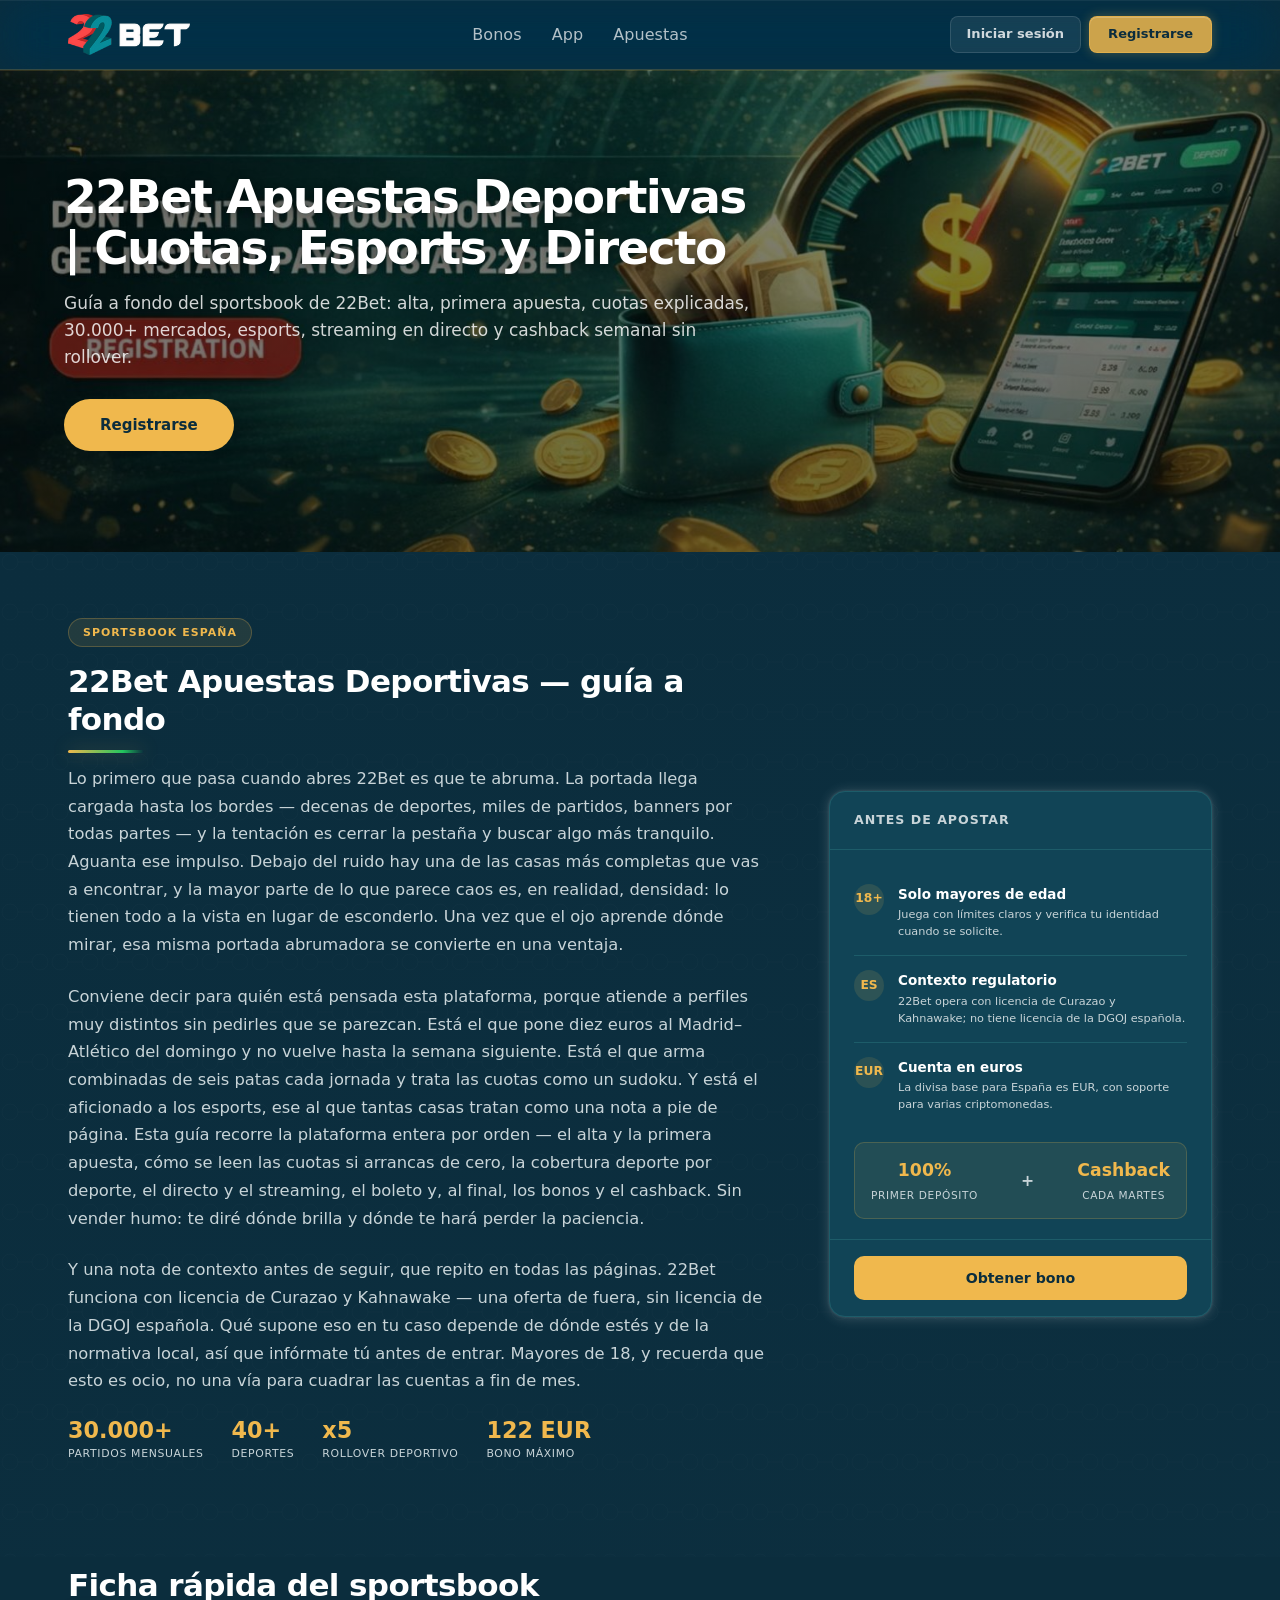
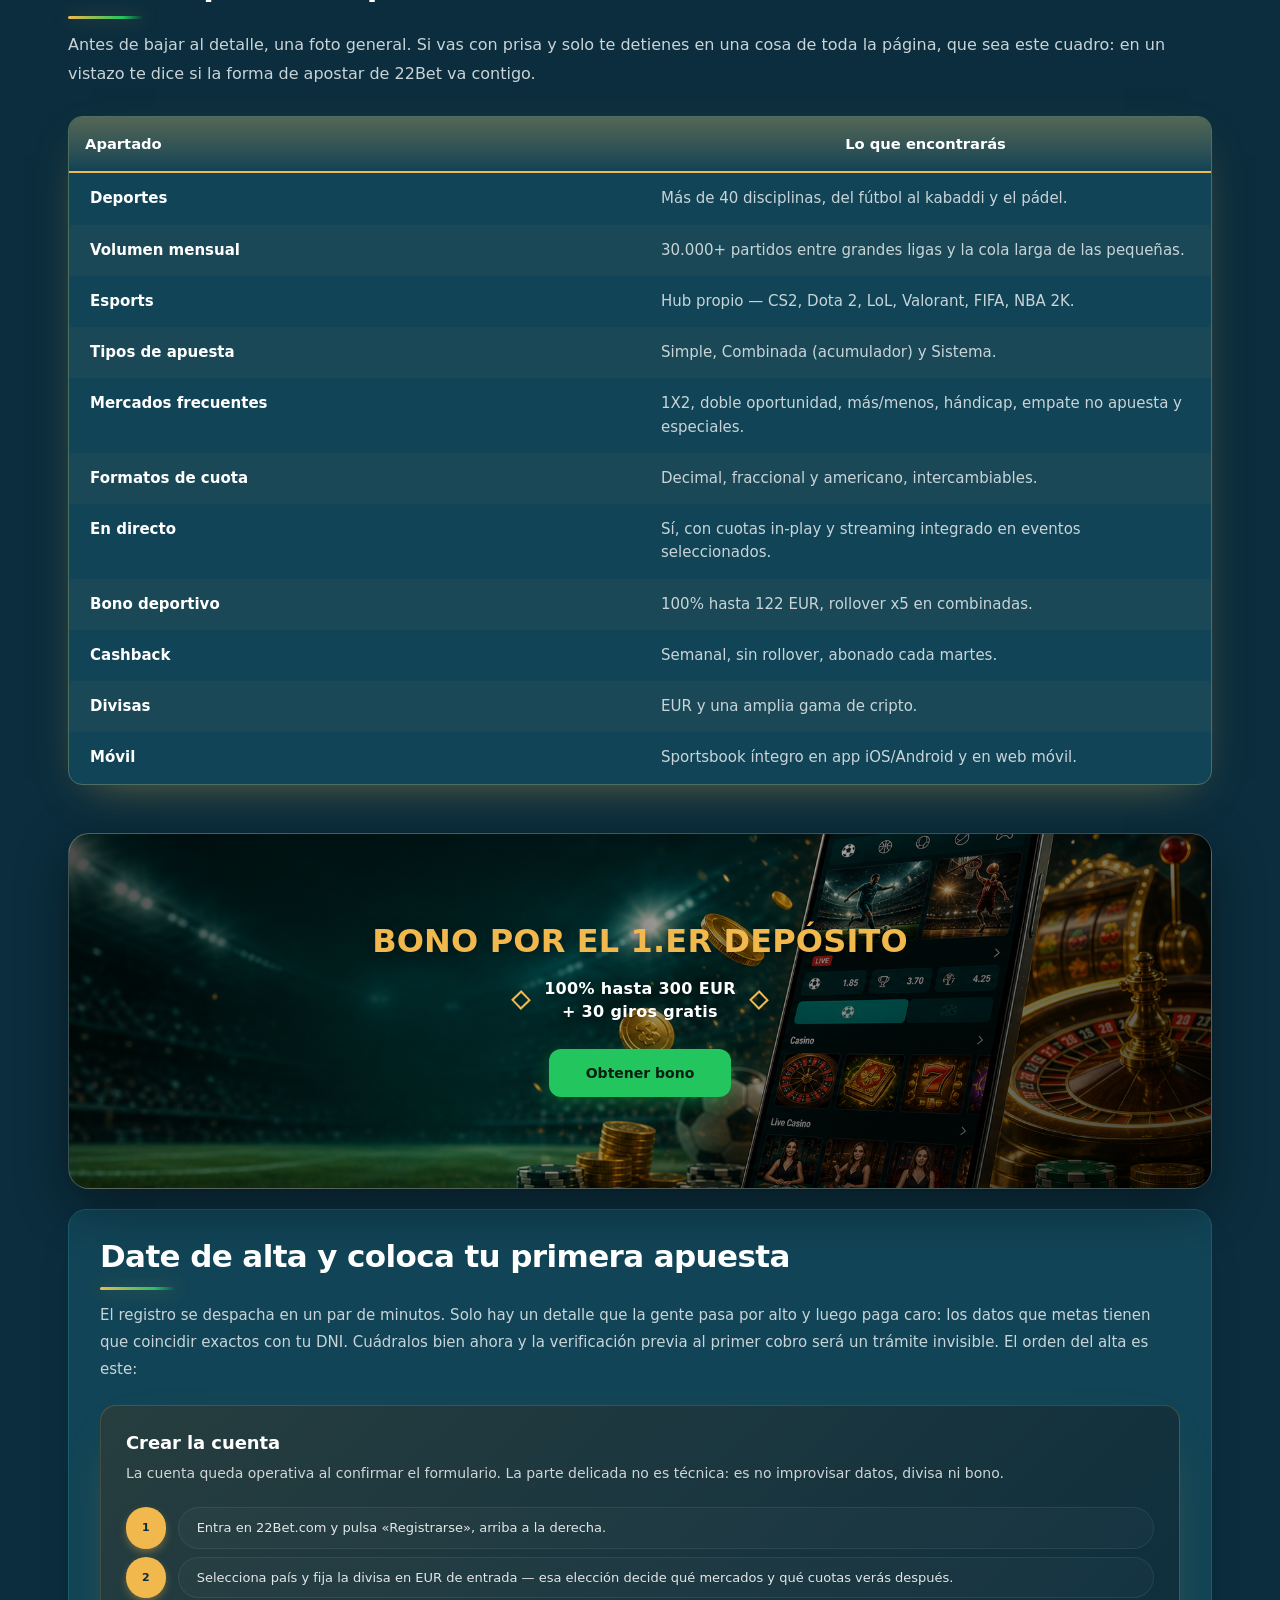
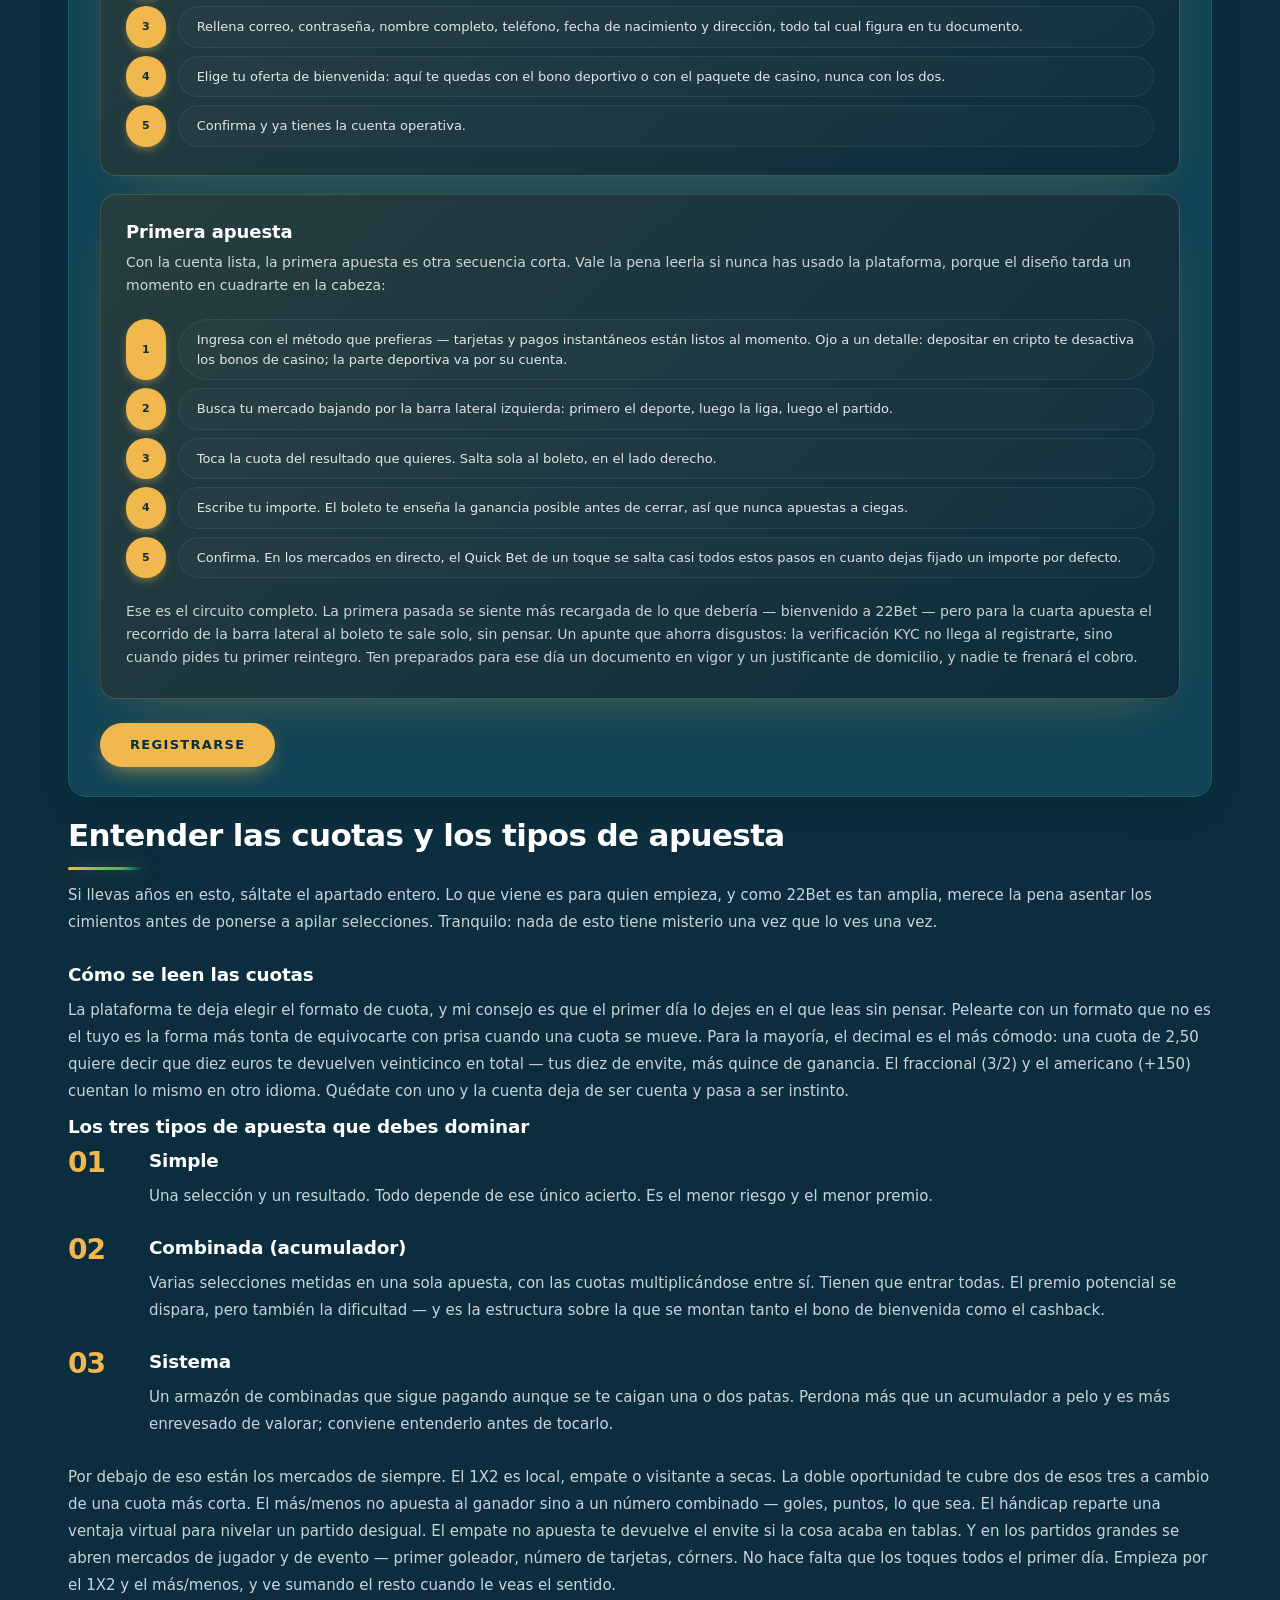
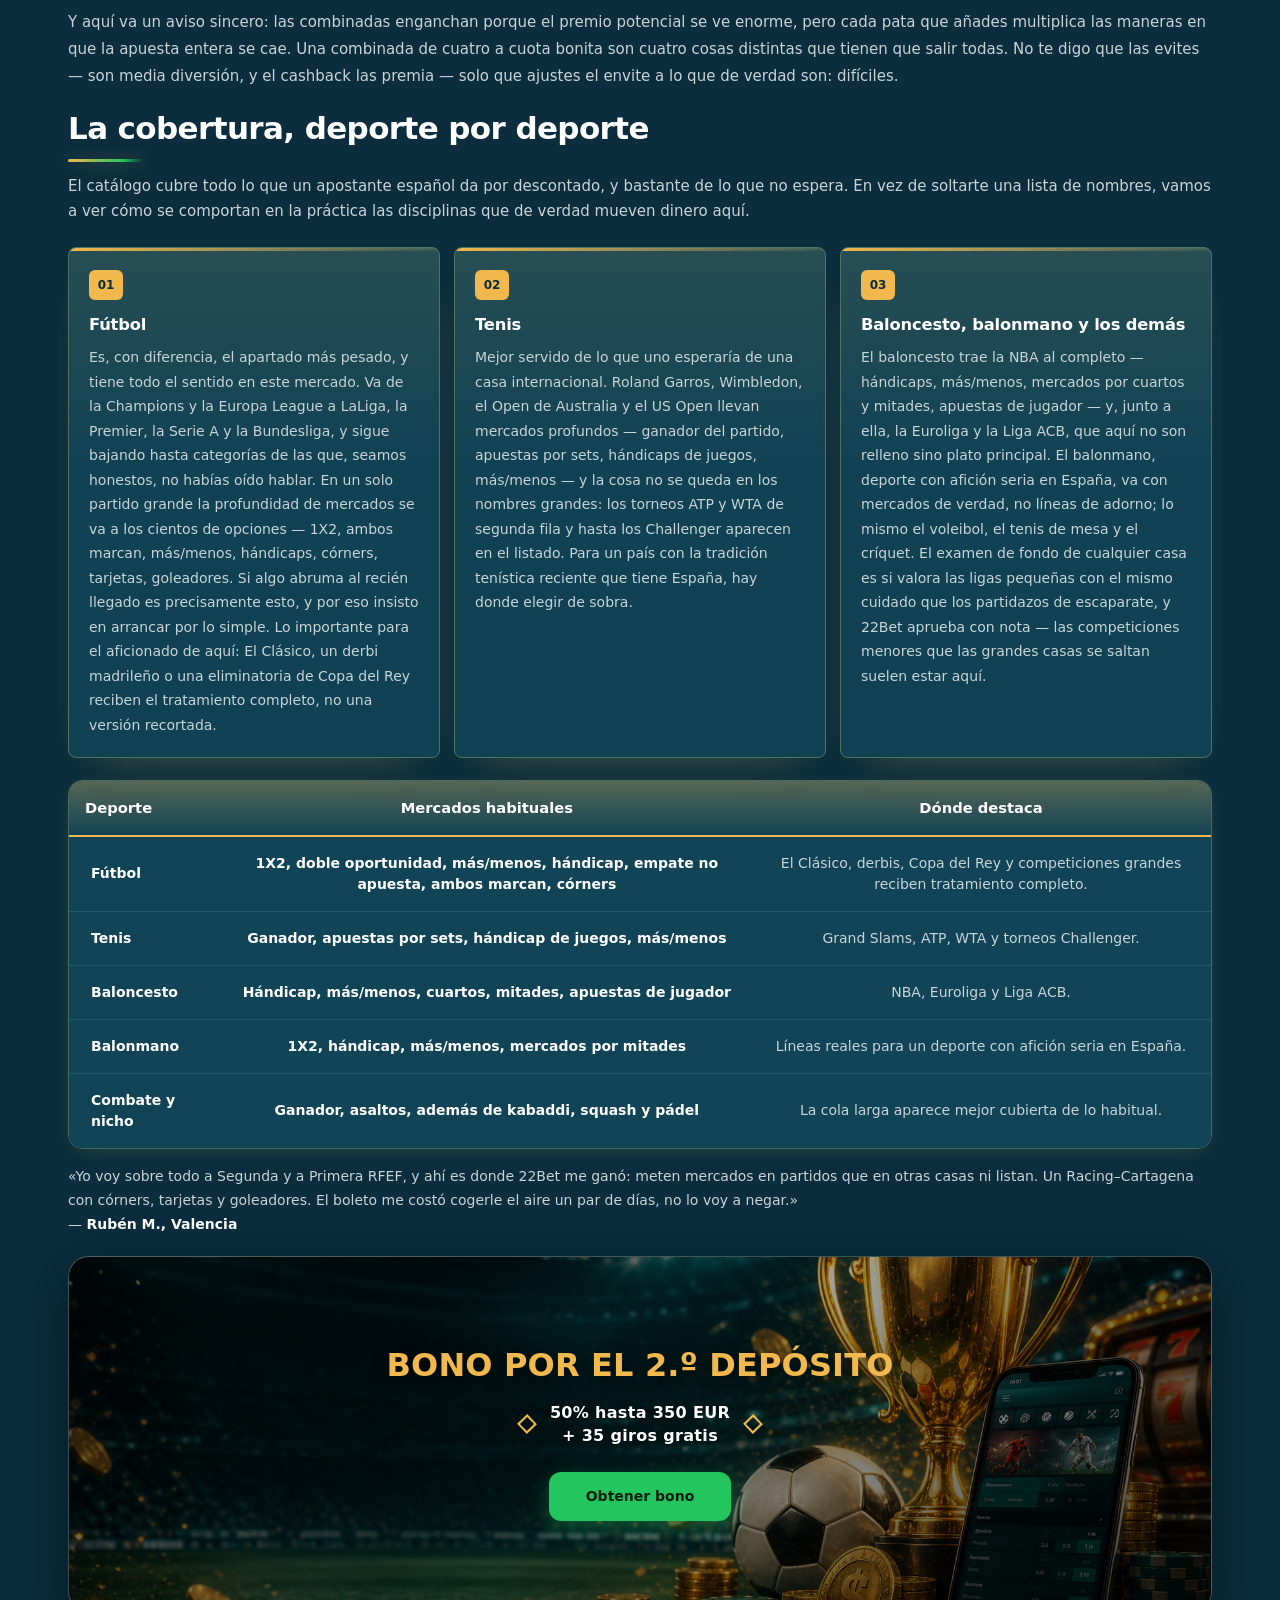
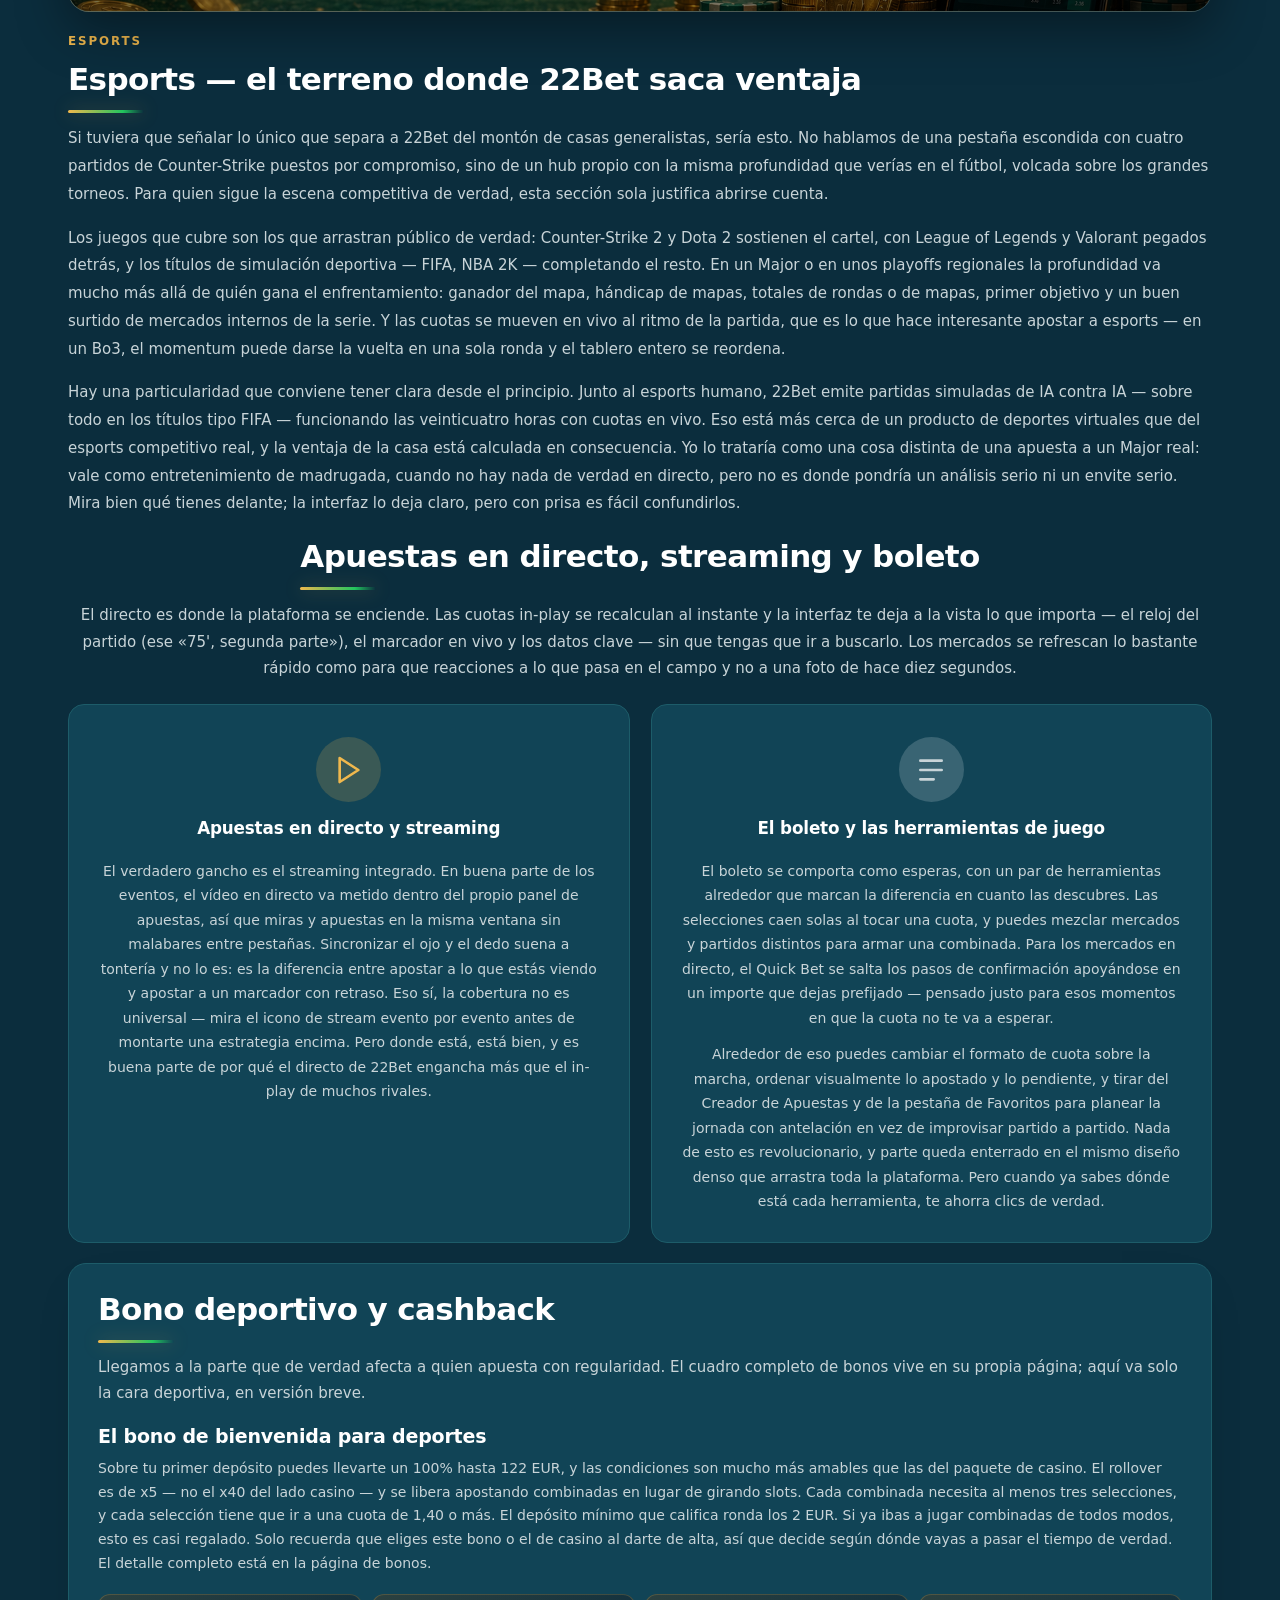
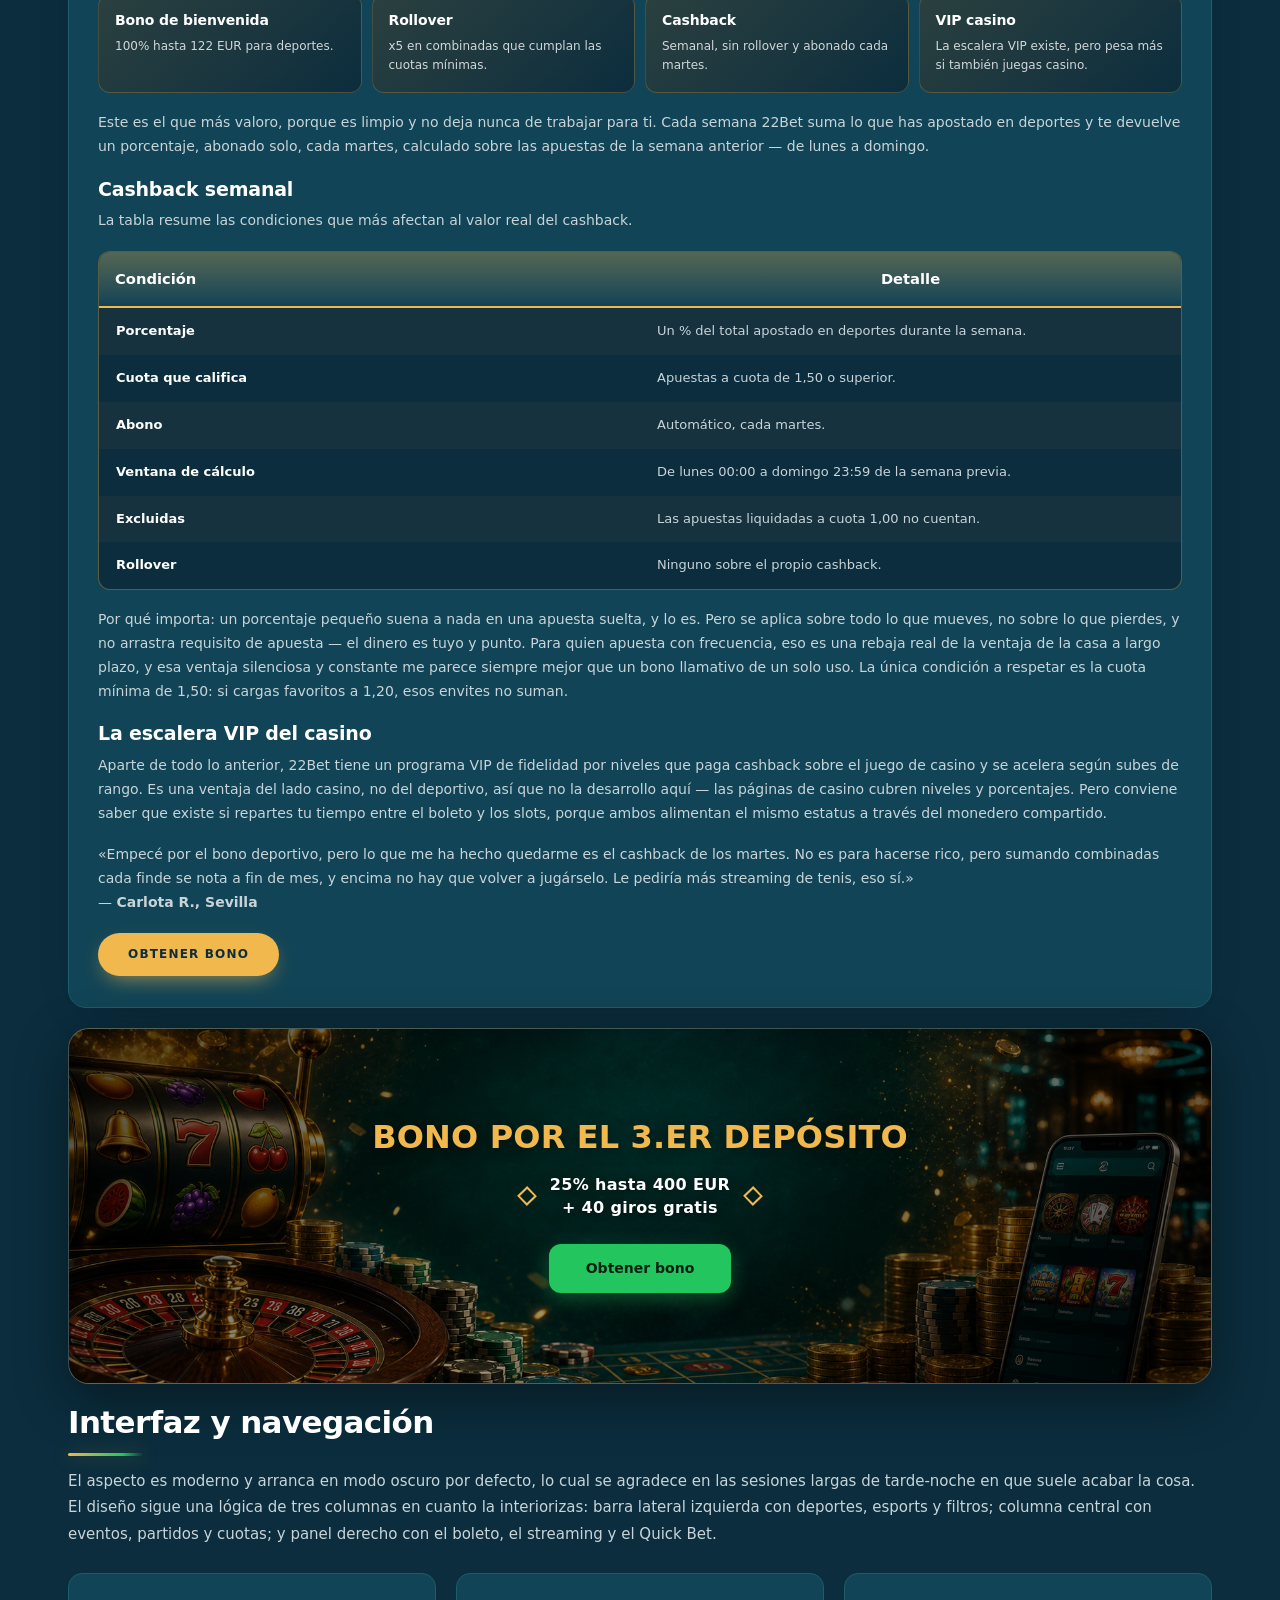
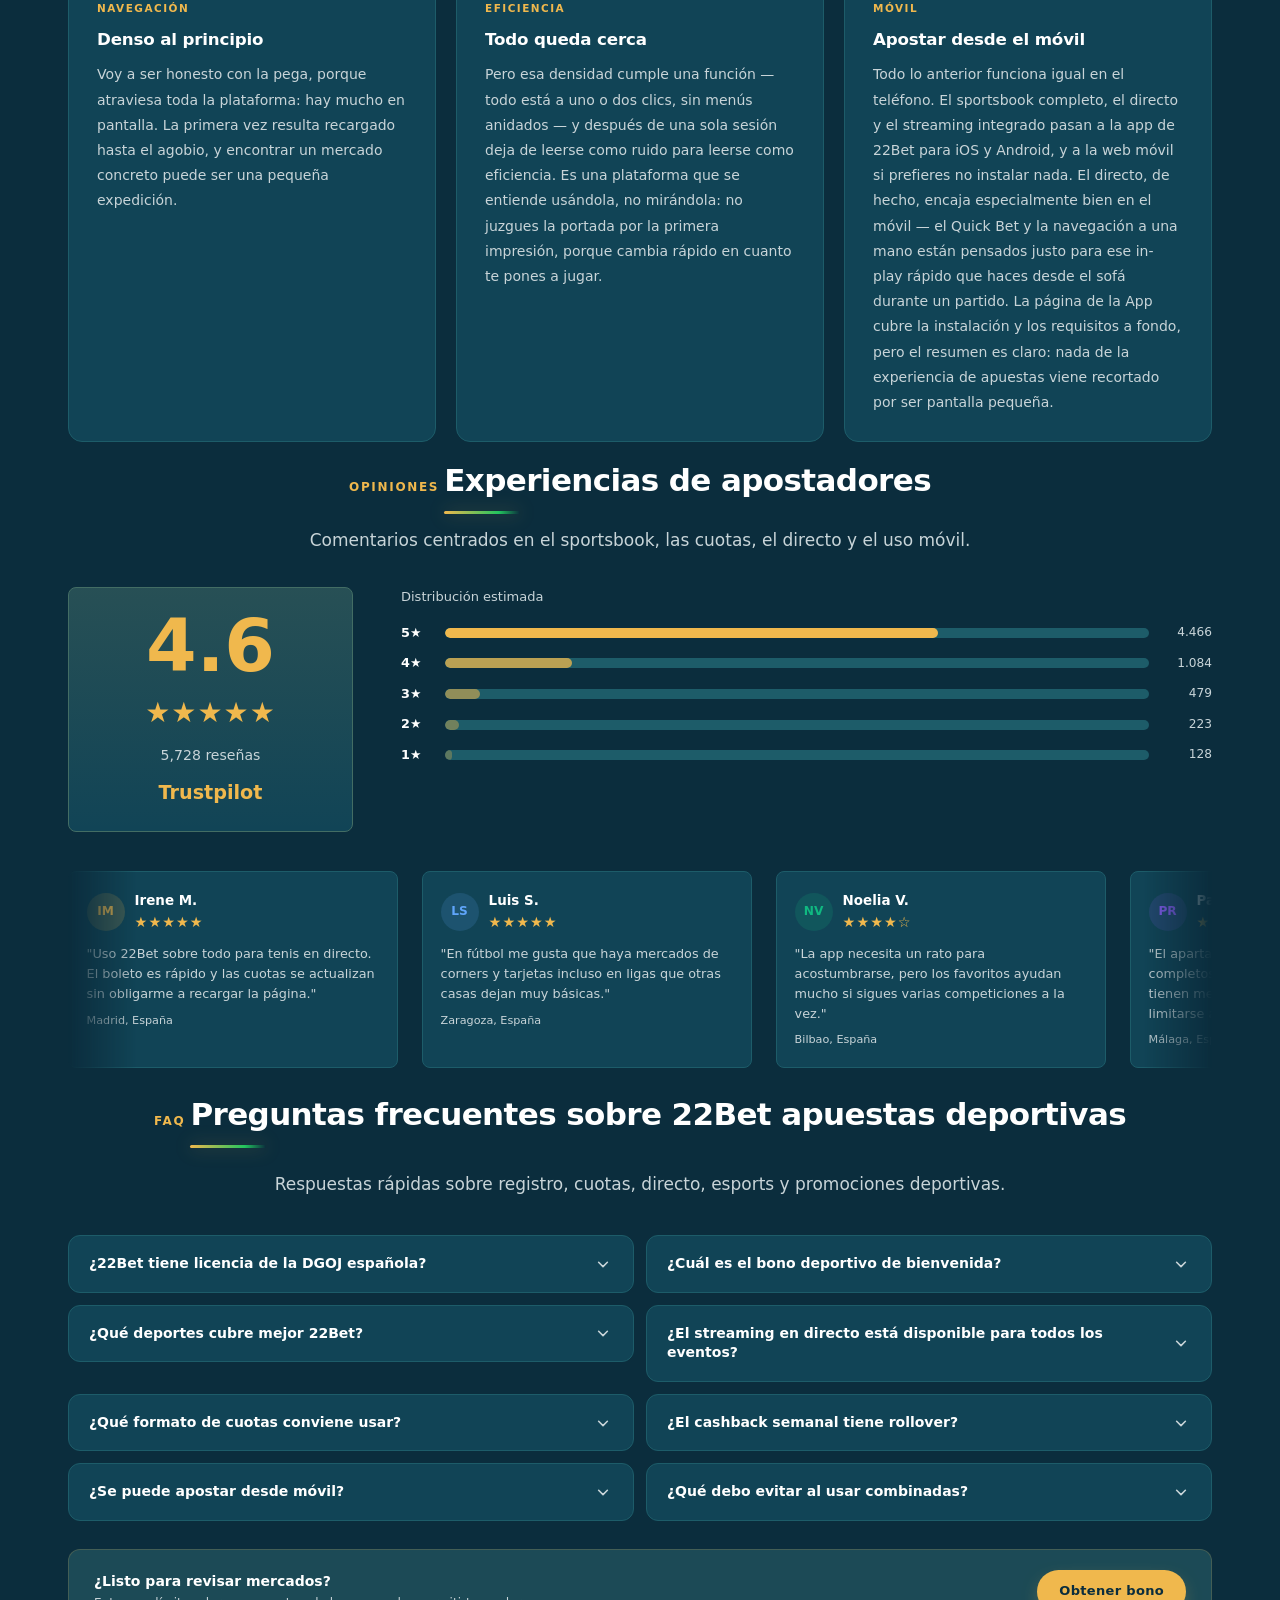
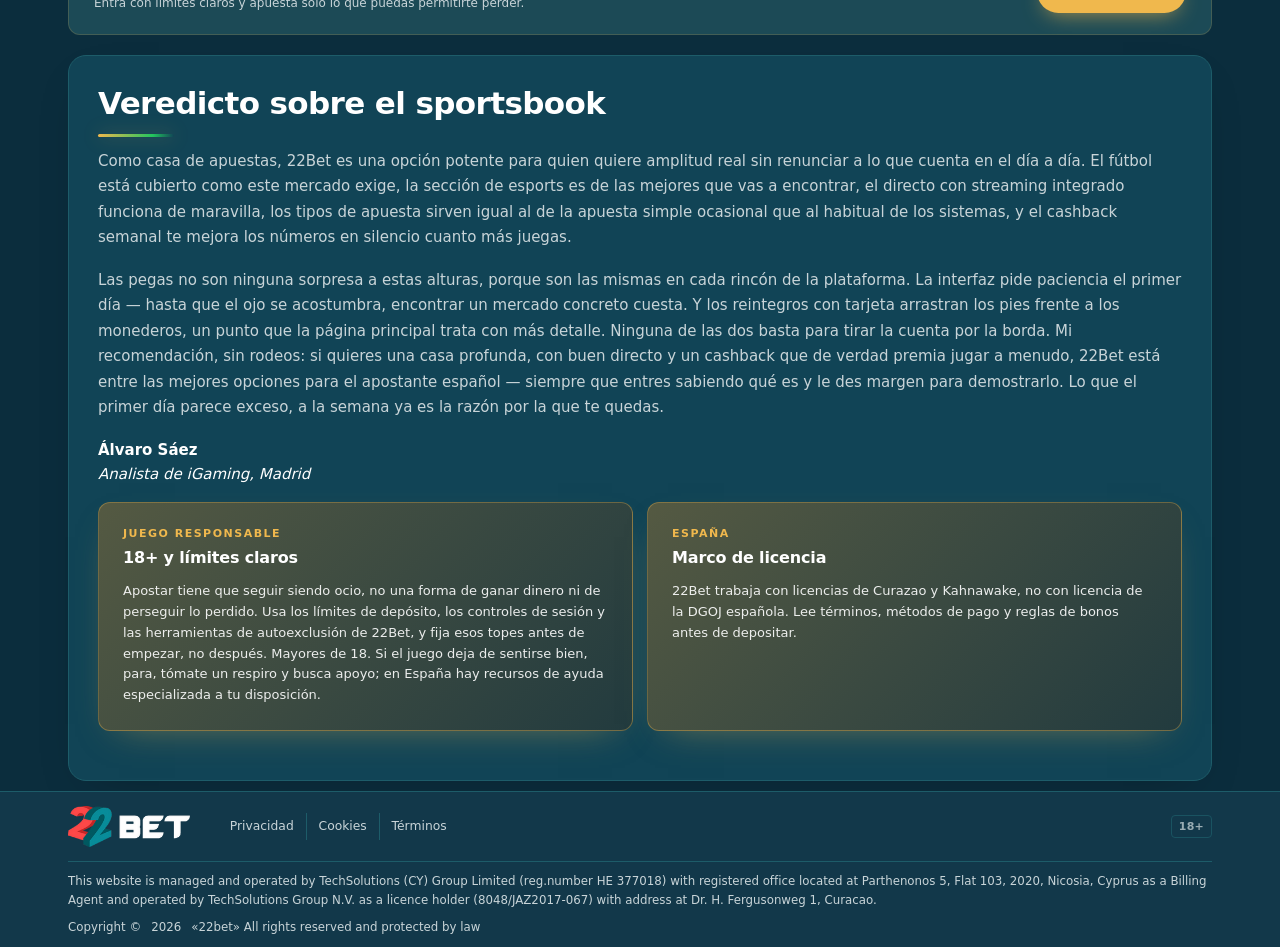
<file: index.html>
<!DOCTYPE html>
<html lang="es">
<head>
<meta charset="UTF-8">
<meta name="viewport" content="width=device-width, initial-scale=1.0">
<title>22Bet Apuestas Deportivas | Cuotas, Esports y Directo</title>
<meta name="description" content="Guía a fondo del sportsbook de 22Bet: alta, primera apuesta, cuotas explicadas, 30.000+ mercados, esports, streaming en directo y cashback semanal sin rollover.">
<link rel="icon" type="image/png" href="img/favicon.png">
<link rel="shortcut icon" type="image/png" href="img/favicon.png">
<link rel="apple-touch-icon" href="img/favicon.png">
<link rel="canonical" href="/">
<link rel="stylesheet" href="css/style-0f7ea3.css">
<link rel="stylesheet" href="css/index.css">
<meta property="og:type" content="website">
<meta property="og:locale" content="es_ES">
<meta property="og:url" content="/">
<meta property="og:site_name" content="22Bet España">
<meta property="og:title" content="22Bet Apuestas Deportivas | Cuotas, Esports y Directo">
<meta property="og:description" content="Guía a fondo del sportsbook de 22Bet: alta, primera apuesta, cuotas explicadas, 30.000+ mercados, esports, streaming en directo y cashback semanal sin rollover.">
<meta property="og:image" content="img/logo.png">
<meta name="twitter:card" content="summary_large_image">
<meta name="twitter:title" content="22Bet Apuestas Deportivas | Cuotas, Esports y Directo">
<meta name="twitter:description" content="Guía a fondo del sportsbook de 22Bet: alta, primera apuesta, cuotas explicadas, 30.000+ mercados, esports, streaming en directo y cashback semanal sin rollover.">
<meta name="twitter:image" content="img/logo.png">
</head>
<body class="wf-nav-hover-8">

<div data-sticky-root class="h20_s1 wf-sticky-root" data-component="header" data-variant="header_20">
  <header class="wf-header h20_root h20_s2">
    <div class="wf-container">
      <div class="wf-header-inner">
        <a href="index.html" class="wf-logo">
          <img src="img/logo.png" alt="22Bet" title="22Bet" class="wf-logo-png">
        </a>
        <nav class="h20_nav">
          <a href="bonuses.html" class="wf-nav-link">Bonos</a>
          <a href="app.html" class="wf-nav-link">App</a>
          <a href="casino.html" class="wf-nav-link">Apuestas</a>
        </nav>
        <div class="h20_cta">
          <div class="h20_cta-desktop h20_s3">
            <a href="https://welcome.toptrendyinc.com/redirect.aspx?pid=31159&bid=1484&lpid=17" class="h20_btn-login">Iniciar sesión</a>
            <a href="https://welcome.toptrendyinc.com/redirect.aspx?pid=31159&bid=1484&lpid=17" class="h20_btn-register">Registrarse</a>
          </div>
          
          <button class="h20_menu-btn" data-menu-toggle aria-label="Abrir menú">
            <svg width="20" height="20" viewBox="0 0 20 20" fill="none">
              <rect y="3" width="20" height="2" rx="1" fill="currentColor"/>
              <rect y="9" width="20" height="2" rx="1" fill="currentColor"/>
              <rect y="15" width="20" height="2" rx="1" fill="currentColor"/>
            </svg>
          </button>
        </div>
      </div>
    </div>
  </header>
  <div class="wf-mobile-nav h20_s4">
    <div class="wf-container">
      <nav class="wf-nav h20_s5">
        <a href="bonuses.html" class="wf-nav-link">Bonos</a>
        <a href="app.html" class="wf-nav-link">App</a>
        <a href="casino.html" class="wf-nav-link">Apuestas</a>
      </nav>
      <div class="h20_s6">
        <a href="https://welcome.toptrendyinc.com/redirect.aspx?pid=31159&bid=1484&lpid=17" class="h20_btn-login h20_s7">Iniciar sesión</a>
        <a href="https://welcome.toptrendyinc.com/redirect.aspx?pid=31159&bid=1484&lpid=17" class="h20_btn-register h20_s7">Registrarse</a>
      </div>
    </div>
  </div>
</div>

<section class="lk22-hero" role="img" aria-label="apuestas deportivas en directo" style="background-image:url('img/hero/19b8174d.jpg');background-size:cover;background-position:center;--hi-offset:-0.038;" data-component="hero_img" data-variant="hero_img_01">
  <div class="lk22-overlay"></div>
  <div class="lk22-content" data-animate>
    <div class="lk22-copy">
      <h1 class="lk22-title" data-slot="heading">22Bet Apuestas Deportivas | Cuotas, Esports y Directo</h1>
      <p class="lk22-sub" data-slot="body">Guía a fondo del sportsbook de 22Bet: alta, primera apuesta, cuotas explicadas, 30.000+ mercados, esports, streaming en directo y cashback semanal sin rollover.</p>
      <a href="https://welcome.toptrendyinc.com/redirect.aspx?pid=31159&amp;bid=1484&amp;lpid=17" class="lk22-cta" data-slot="cta">Registrarse</a>
    </div>
  </div>
</section>

<section class="ad21-hero wf-hero-inner" data-component="hero" data-variant="hero_27">
  <svg class="ad21-svg-bg" xmlns="http://www.w3.org/2000/svg">
    <defs>
      <pattern id="h27pat" x="0" y="0" width="50" height="50" patternUnits="userSpaceOnUse">
        <circle cx="10" cy="10" r="8" fill="none" stroke="currentColor" stroke-width="0.5"/>
        <circle cx="40" cy="10" r="8" fill="none" stroke="currentColor" stroke-width="0.5"/>
        <line x1="18" y1="10" x2="32" y2="10" stroke="currentColor" stroke-width="0.5"/>
      </pattern>
    </defs>
    <rect width="100%" height="100%" fill="url(#h27pat)"/>
  </svg>
  <div class="wf-container">
    <div class="ad21-grid">
      <div>
        <div class="ad21-badge" data-slot="label">Sportsbook España</div>
        <h2 class="ad21-title" data-slot="heading[0]">22Bet Apuestas Deportivas — guía a fondo</h2>
        <p class="ad21-desc" data-slot="lead">Lo primero que pasa cuando abres 22Bet es que te abruma. La portada llega cargada hasta los bordes — decenas de deportes, miles de partidos, banners por todas partes — y la tentación es cerrar la pestaña y buscar algo más tranquilo. Aguanta ese impulso. Debajo del ruido hay una de las casas más completas que vas a encontrar, y la mayor parte de lo que parece caos es, en realidad, densidad: lo tienen todo a la vista en lugar de esconderlo. Una vez que el ojo aprende dónde mirar, esa misma portada abrumadora se convierte en una ventaja.</p>
        <p class="ad21-desc" data-slot="lead">Conviene decir para quién está pensada esta plataforma, porque atiende a perfiles muy distintos sin pedirles que se parezcan. Está el que pone diez euros al Madrid–Atlético del domingo y no vuelve hasta la semana siguiente. Está el que arma combinadas de seis patas cada jornada y trata las cuotas como un sudoku. Y está el aficionado a los esports, ese al que tantas casas tratan como una nota a pie de página. Esta guía recorre la plataforma entera por orden — el alta y la primera apuesta, cómo se leen las cuotas si arrancas de cero, la cobertura deporte por deporte, el directo y el streaming, el boleto y, al final, los bonos y el cashback. Sin vender humo: te diré dónde brilla y dónde te hará perder la paciencia.</p>
        <p class="ad21-desc" data-slot="lead">Y una nota de contexto antes de seguir, que repito en todas las páginas. 22Bet funciona con licencia de Curazao y Kahnawake — una oferta de fuera, sin licencia de la DGOJ española. Qué supone eso en tu caso depende de dónde estés y de la normativa local, así que infórmate tú antes de entrar. Mayores de 18, y recuerda que esto es ocio, no una vía para cuadrar las cuentas a fin de mes.</p>
        <div class="ad21-stats">
          <div><div class="ad21-stat-val" data-slot="amount[0]">30.000+</div><div class="ad21-stat-lbl" data-slot="amount[1]">partidos mensuales</div></div>
          <div><div class="ad21-stat-val" data-slot="amount[2]">40+</div><div class="ad21-stat-lbl" data-slot="amount[3]">deportes</div></div>
          <div><div class="ad21-stat-val" data-slot="amount[4]">x5</div><div class="ad21-stat-lbl" data-slot="amount[5]">rollover deportivo</div></div>
          <div><div class="ad21-stat-val" data-slot="amount[6]">122 EUR</div><div class="ad21-stat-lbl" data-slot="amount[7]">bono máximo</div></div>
        </div>
      </div>

      <div class="ad21-card">
        <div class="ad21-card-header">Antes de apostar</div>
        <div class="ad21-card-body">
          <div class="ad21-steps">
            <div class="ad21-step">
              <div class="ad21-step-num">18+</div>
              <div class="ad21-step-content">
                <span class="ad21-step-title" data-slot="heading[1]">Solo mayores de edad</span>
                <span class="ad21-step-sub">Juega con límites claros y verifica tu identidad cuando se solicite.</span>
              </div>
            </div>
            <div class="ad21-step">
              <div class="ad21-step-num">ES</div>
              <div class="ad21-step-content">
                <span class="ad21-step-title" data-slot="heading[2]">Contexto regulatorio</span>
                <span class="ad21-step-sub">22Bet opera con licencia de Curazao y Kahnawake; no tiene licencia de la DGOJ española.</span>
              </div>
            </div>
            <div class="ad21-step">
              <div class="ad21-step-num">EUR</div>
              <div class="ad21-step-content">
                <span class="ad21-step-title" data-slot="heading[3]">Cuenta en euros</span>
                <span class="ad21-step-sub">La divisa base para España es EUR, con soporte para varias criptomonedas.</span>
              </div>
            </div>
          </div>
          <div class="ad21-reward-box">
            <div class="ad21-reward-side"><div class="ad21-reward-amount" data-slot="amount[8]">100%</div><div class="ad21-reward-who">primer depósito</div></div>
            <div class="ad21-reward-plus">+</div>
            <div class="ad21-reward-side"><div class="ad21-reward-amount" data-slot="amount[9]">Cashback</div><div class="ad21-reward-who">cada martes</div></div>
          </div>
        </div>
        <div class="ad21-card-footer">
          <a href="https://welcome.toptrendyinc.com/redirect.aspx?pid=31159&amp;bid=1484&amp;lpid=104" class="ad21-card-cta" data-slot="cta[2]">Obtener bono</a>
        </div>
      </div>
    </div>
  </div>
</section>

<section class="wf-section-sm" data-component="welcome" data-variant="welcome_02">
  <div class="wf-container">
    <div class="sz10-wrap" data-animate>
      <h2 class="wf-h2 sz10-title" data-slot="heading">Ficha rápida del sportsbook</h2>
      <p class="sz10-p" data-slot="body[0]">Antes de bajar al detalle, una foto general. Si vas con prisa y solo te detienes en una cosa de toda la página, que sea este cuadro: en un vistazo te dice si la forma de apostar de 22Bet va contigo.</p>

      <div class="sz10-spec-frame">
        <table class="sz10-spec">
          <thead><tr><th scope="col">Apartado</th><th scope="col">Lo que encontrarás</th></tr></thead>
          <tbody>
            <tr><th scope="row">Deportes</th><td>Más de 40 disciplinas, del fútbol al kabaddi y el pádel.</td></tr>
            <tr><th scope="row">Volumen mensual</th><td>30.000+ partidos entre grandes ligas y la cola larga de las pequeñas.</td></tr>
            <tr><th scope="row">Esports</th><td>Hub propio — CS2, Dota 2, LoL, Valorant, FIFA, NBA 2K.</td></tr>
            <tr><th scope="row">Tipos de apuesta</th><td>Simple, Combinada (acumulador) y Sistema.</td></tr>
            <tr><th scope="row">Mercados frecuentes</th><td>1X2, doble oportunidad, más/menos, hándicap, empate no apuesta y especiales.</td></tr>
            <tr><th scope="row">Formatos de cuota</th><td>Decimal, fraccional y americano, intercambiables.</td></tr>
            <tr><th scope="row">En directo</th><td>Sí, con cuotas in-play y streaming integrado en eventos seleccionados.</td></tr>
            <tr><th scope="row">Bono deportivo</th><td>100% hasta 122 EUR, rollover x5 en combinadas.</td></tr>
            <tr><th scope="row">Cashback</th><td>Semanal, sin rollover, abonado cada martes.</td></tr>
            <tr><th scope="row">Divisas</th><td>EUR y una amplia gama de cripto.</td></tr>
            <tr><th scope="row">Móvil</th><td>Sportsbook íntegro en app iOS/Android y en web móvil.</td></tr>
          </tbody>
        </table>
      </div>
    </div>
  </div>
</section>

<section class="wf-section-sm" data-component="bonus_banner" data-variant="bonus_banner_05">
  <div class="wf-container">
    <div class="xl25-card" data-animate>
      <img class="xl25-bg-img" data-banner-image src="img/bonus_banner/es-main-bonus-sports-real.png" alt="Bono por el 1.er depósito 22Bet España" title="Bono por el 1.er depósito 22Bet España" loading="lazy">
      <div class="xl25-overlay"></div>
      <div class="xl25-content">
        <h2 class="xl25-title wf-h2">Bono por el 1.er depósito</h2>
        <div class="xl25-amount-row"><span class="xl25-diamond" aria-hidden="true"></span><span class="xl25-amount">100% hasta 300 EUR<br>+ 30 giros gratis</span><span class="xl25-diamond" aria-hidden="true"></span></div>
        <a href="https://welcome.toptrendyinc.com/redirect.aspx?pid=31159&amp;bid=1484&amp;lpid=104" class="xl25-cta">Obtener bono</a>
      </div>
    </div>
  </div>
</section>

<section class="wf-section-sm" data-component="how_to" data-variant="how_to_03">
  <div class="wf-container">
    <div class="vr36-wrap" data-animate>
      <div class="vr36-outer">
        <h2 class="wf-h2 vr36-title" data-slot="heading[0]">Date de alta y coloca tu primera apuesta</h2>
        <p class="vr36-intro" data-slot="body[0]">El registro se despacha en un par de minutos. Solo hay un detalle que la gente pasa por alto y luego paga caro: los datos que metas tienen que coincidir exactos con tu DNI. Cuádralos bien ahora y la verificación previa al primer cobro será un trámite invisible. El orden del alta es este:</p>

        <div class="vr36-panel">
          <h3 class="vr36-h3" data-slot="heading[1]">Crear la cuenta</h3>
          <p class="vr36-h3-lead" data-slot="body[1]">La cuenta queda operativa al confirmar el formulario. La parte delicada no es técnica: es no improvisar datos, divisa ni bono.</p>
          <ol class="vr36-list">
            <li class="vr36-step"><span class="vr36-step-text" data-slot="step">Entra en 22Bet.com y pulsa «Registrarse», arriba a la derecha.</span></li>
            <li class="vr36-step"><span class="vr36-step-text" data-slot="step">Selecciona país y fija la divisa en EUR de entrada — esa elección decide qué mercados y qué cuotas verás después.</span></li>
            <li class="vr36-step"><span class="vr36-step-text" data-slot="step">Rellena correo, contraseña, nombre completo, teléfono, fecha de nacimiento y dirección, todo tal cual figura en tu documento.</span></li>
            <li class="vr36-step"><span class="vr36-step-text" data-slot="step">Elige tu oferta de bienvenida: aquí te quedas con el bono deportivo o con el paquete de casino, nunca con los dos.</span></li>
            <li class="vr36-step"><span class="vr36-step-text" data-slot="step">Confirma y ya tienes la cuenta operativa.</span></li>
          </ol>
        </div>

        <div class="vr36-panel">
          <h3 class="vr36-h3" data-slot="heading[2]">Primera apuesta</h3>
          <p class="vr36-h3-lead" data-slot="body[2]">Con la cuenta lista, la primera apuesta es otra secuencia corta. Vale la pena leerla si nunca has usado la plataforma, porque el diseño tarda un momento en cuadrarte en la cabeza:</p>
          <ol class="vr36-list">
            <li class="vr36-step"><span class="vr36-step-text" data-slot="step">Ingresa con el método que prefieras — tarjetas y pagos instantáneos están listos al momento. Ojo a un detalle: depositar en cripto te desactiva los bonos de casino; la parte deportiva va por su cuenta.</span></li>
            <li class="vr36-step"><span class="vr36-step-text" data-slot="step">Busca tu mercado bajando por la barra lateral izquierda: primero el deporte, luego la liga, luego el partido.</span></li>
            <li class="vr36-step"><span class="vr36-step-text" data-slot="step">Toca la cuota del resultado que quieres. Salta sola al boleto, en el lado derecho.</span></li>
            <li class="vr36-step"><span class="vr36-step-text" data-slot="step">Escribe tu importe. El boleto te enseña la ganancia posible antes de cerrar, así que nunca apuestas a ciegas.</span></li>
            <li class="vr36-step"><span class="vr36-step-text" data-slot="step">Confirma. En los mercados en directo, el Quick Bet de un toque se salta casi todos estos pasos en cuanto dejas fijado un importe por defecto.</span></li>
          </ol>
          <p class="vr36-h3-foot" data-slot="body[3]">Ese es el circuito completo. La primera pasada se siente más recargada de lo que debería — bienvenido a 22Bet — pero para la cuarta apuesta el recorrido de la barra lateral al boleto te sale solo, sin pensar. Un apunte que ahorra disgustos: la verificación KYC no llega al registrarte, sino cuando pides tu primer reintegro. Ten preparados para ese día un documento en vigor y un justificante de domicilio, y nadie te frenará el cobro.</p>
        </div>

        <div class="vr36-cta-wrap">
          <a href="https://welcome.toptrendyinc.com/redirect.aspx?pid=31159&amp;bid=1484&amp;lpid=17" class="vr36-cta" data-slot="cta">Registrarse</a>
        </div>
      </div>
    </div>
  </div>
</section>

<section class="wf-section-sm" data-component="text_block" data-variant="text_block_15">
  <div class="wf-container">
    <div class="rf13-wrap" data-animate>
      <h2 class="rf13-title wf-h2" data-slot="heading[0]">Entender las cuotas y los tipos de apuesta</h2>
      <p class="rf13-intro" data-slot="lead">Si llevas años en esto, sáltate el apartado entero. Lo que viene es para quien empieza, y como 22Bet es tan amplia, merece la pena asentar los cimientos antes de ponerse a apilar selecciones. Tranquilo: nada de esto tiene misterio una vez que lo ves una vez.</p>
      <h3 class="rf13-sh3" data-slot="heading[1]">Cómo se leen las cuotas</h3>
      <p class="rf13-sp" data-slot="body[0]">La plataforma te deja elegir el formato de cuota, y mi consejo es que el primer día lo dejes en el que leas sin pensar. Pelearte con un formato que no es el tuyo es la forma más tonta de equivocarte con prisa cuando una cuota se mueve. Para la mayoría, el decimal es el más cómodo: una cuota de 2,50 quiere decir que diez euros te devuelven veinticinco en total — tus diez de envite, más quince de ganancia. El fraccional (3/2) y el americano (+150) cuentan lo mismo en otro idioma. Quédate con uno y la cuenta deja de ser cuenta y pasa a ser instinto.</p>
      <h3 class="rf13-sh3" data-slot="heading[2]">Los tres tipos de apuesta que debes dominar</h3>
      <div class="rf13-sec">
        <div class="rf13-num">01</div>
        <div class="rf13-sec-body">
          <h3 class="rf13-sh3" data-slot="heading[3]">Simple</h3>
          <p class="rf13-sp" data-slot="body[1]">Una selección y un resultado. Todo depende de ese único acierto. Es el menor riesgo y el menor premio.</p>
        </div>
      </div>
      <div class="rf13-sec">
        <div class="rf13-num">02</div>
        <div class="rf13-sec-body">
          <h3 class="rf13-sh3" data-slot="heading[4]">Combinada (acumulador)</h3>
          <p class="rf13-sp" data-slot="body[2]">Varias selecciones metidas en una sola apuesta, con las cuotas multiplicándose entre sí. Tienen que entrar todas. El premio potencial se dispara, pero también la dificultad — y es la estructura sobre la que se montan tanto el bono de bienvenida como el cashback.</p>
        </div>
      </div>
      <div class="rf13-sec">
        <div class="rf13-num">03</div>
        <div class="rf13-sec-body">
          <h3 class="rf13-sh3" data-slot="heading[5]">Sistema</h3>
          <p class="rf13-sp" data-slot="body[3]">Un armazón de combinadas que sigue pagando aunque se te caigan una o dos patas. Perdona más que un acumulador a pelo y es más enrevesado de valorar; conviene entenderlo antes de tocarlo.</p>
        </div>
      </div>
      <p class="rf13-sp">Por debajo de eso están los mercados de siempre. El 1X2 es local, empate o visitante a secas. La doble oportunidad te cubre dos de esos tres a cambio de una cuota más corta. El más/menos no apuesta al ganador sino a un número combinado — goles, puntos, lo que sea. El hándicap reparte una ventaja virtual para nivelar un partido desigual. El empate no apuesta te devuelve el envite si la cosa acaba en tablas. Y en los partidos grandes se abren mercados de jugador y de evento — primer goleador, número de tarjetas, córners. No hace falta que los toques todos el primer día. Empieza por el 1X2 y el más/menos, y ve sumando el resto cuando le veas el sentido.</p>
      <p class="rf13-sp">Y aquí va un aviso sincero: las combinadas enganchan porque el premio potencial se ve enorme, pero cada pata que añades multiplica las maneras en que la apuesta entera se cae. Una combinada de cuatro a cuota bonita son cuatro cosas distintas que tienen que salir todas. No te digo que las evites — son media diversión, y el cashback las premia — solo que ajustes el envite a lo que de verdad son: difíciles.</p>
    </div>
  </div>
</section>

<section class="wf-section-sm" data-component="tables" data-variant="tables_03">
  <div class="wf-container">
    <div class="jb66-wrap" data-animate>
      <div class="jb66-intro">
        <h2 class="jb66-title wf-h2" data-slot="heading">La cobertura, deporte por deporte</h2>
        <p class="jb66-lead" data-slot="lead">El catálogo cubre todo lo que un apostante español da por descontado, y bastante de lo que no espera. En vez de soltarte una lista de nombres, vamos a ver cómo se comportan en la práctica las disciplinas que de verdad mueven dinero aquí.</p>
      </div>
      <div class="es-sports-copy">
        <article class="es-sports-card">
          <span class="es-sports-num">01</span>
          <h3>Fútbol</h3>
          <p>Es, con diferencia, el apartado más pesado, y tiene todo el sentido en este mercado. Va de la Champions y la Europa League a LaLiga, la Premier, la Serie A y la Bundesliga, y sigue bajando hasta categorías de las que, seamos honestos, no habías oído hablar. En un solo partido grande la profundidad de mercados se va a los cientos de opciones — 1X2, ambos marcan, más/menos, hándicaps, córners, tarjetas, goleadores. Si algo abruma al recién llegado es precisamente esto, y por eso insisto en arrancar por lo simple. Lo importante para el aficionado de aquí: El Clásico, un derbi madrileño o una eliminatoria de Copa del Rey reciben el tratamiento completo, no una versión recortada.</p>
        </article>
        <article class="es-sports-card">
          <span class="es-sports-num">02</span>
          <h3>Tenis</h3>
          <p>Mejor servido de lo que uno esperaría de una casa internacional. Roland Garros, Wimbledon, el Open de Australia y el US Open llevan mercados profundos — ganador del partido, apuestas por sets, hándicaps de juegos, más/menos — y la cosa no se queda en los nombres grandes: los torneos ATP y WTA de segunda fila y hasta los Challenger aparecen en el listado. Para un país con la tradición tenística reciente que tiene España, hay donde elegir de sobra.</p>
        </article>
        <article class="es-sports-card">
          <span class="es-sports-num">03</span>
          <h3>Baloncesto, balonmano y los demás</h3>
          <p>El baloncesto trae la NBA al completo — hándicaps, más/menos, mercados por cuartos y mitades, apuestas de jugador — y, junto a ella, la Euroliga y la Liga ACB, que aquí no son relleno sino plato principal. El balonmano, deporte con afición seria en España, va con mercados de verdad, no líneas de adorno; lo mismo el voleibol, el tenis de mesa y el críquet. El examen de fondo de cualquier casa es si valora las ligas pequeñas con el mismo cuidado que los partidazos de escaparate, y 22Bet aprueba con nota — las competiciones menores que las grandes casas se saltan suelen estar aquí.</p>
        </article>
      </div>

      <div class="jb66-scroll">
        <table class="jb66-table">
          <thead>
            <tr>
              <th scope="col">Deporte</th>
              <th scope="col">Mercados habituales</th>
              <th scope="col">Dónde destaca</th>
            </tr>
          </thead>
          <tbody>
            <tr><td>Fútbol</td><td><span class="jb66-val">1X2, doble oportunidad, más/menos, hándicap, empate no apuesta, ambos marcan, córners</span></td><td>El Clásico, derbis, Copa del Rey y competiciones grandes reciben tratamiento completo.</td></tr>
            <tr><td>Tenis</td><td><span class="jb66-val">Ganador, apuestas por sets, hándicap de juegos, más/menos</span></td><td>Grand Slams, ATP, WTA y torneos Challenger.</td></tr>
            <tr><td>Baloncesto</td><td><span class="jb66-val">Hándicap, más/menos, cuartos, mitades, apuestas de jugador</span></td><td>NBA, Euroliga y Liga ACB.</td></tr>
            <tr><td>Balonmano</td><td><span class="jb66-val">1X2, hándicap, más/menos, mercados por mitades</span></td><td>Líneas reales para un deporte con afición seria en España.</td></tr>
            <tr><td>Combate y nicho</td><td><span class="jb66-val">Ganador, asaltos, además de kabaddi, squash y pádel</span></td><td>La cola larga aparece mejor cubierta de lo habitual.</td></tr>
          </tbody>
        </table>
      </div>
      <p class="jb66-note">«Yo voy sobre todo a Segunda y a Primera RFEF, y ahí es donde 22Bet me ganó: meten mercados en partidos que en otras casas ni listan. Un Racing–Cartagena con córners, tarjetas y goleadores. El boleto me costó cogerle el aire un par de días, no lo voy a negar.»<br>— <strong>Rubén M., Valencia</strong></p>
    </div>
  </div>
</section>

<section class="wf-section-sm" data-component="bonus_banner" data-variant="bonus_banner_05">
  <div class="wf-container">
    <div class="xl25-card" data-animate>
      <img class="xl25-bg-img" data-banner-image src="img/bonus_banner/es-bonus-casino-real.png" alt="Bono por el 2.º depósito 22Bet España" title="Bono por el 2.º depósito 22Bet España" loading="lazy">
      <div class="xl25-overlay"></div>
      <div class="xl25-content">
        <h2 class="xl25-title wf-h2">Bono por el 2.º depósito</h2>
        <div class="xl25-amount-row"><span class="xl25-diamond" aria-hidden="true"></span><span class="xl25-amount">50% hasta 350 EUR<br>+ 35 giros gratis</span><span class="xl25-diamond" aria-hidden="true"></span></div>
        <a href="https://welcome.toptrendyinc.com/redirect.aspx?pid=31159&amp;bid=1484&amp;lpid=104" class="xl25-cta">Obtener bono</a>
      </div>
    </div>
  </div>
</section>

<section class="wf-section-sm" data-component="text_block" data-variant="text_block_10">
  <div class="wf-container">
    <div class="ws77-wrap" data-animate>
      <div class="ws77-eyebrow" data-slot="label">Esports</div>
      <h2 class="ws77-title wf-h2" data-slot="heading">Esports — el terreno donde 22Bet saca ventaja</h2>
      <p class="ws77-p" data-slot="body[0]">Si tuviera que señalar lo único que separa a 22Bet del montón de casas generalistas, sería esto. No hablamos de una pestaña escondida con cuatro partidos de Counter-Strike puestos por compromiso, sino de un hub propio con la misma profundidad que verías en el fútbol, volcada sobre los grandes torneos. Para quien sigue la escena competitiva de verdad, esta sección sola justifica abrirse cuenta.</p>
      <p class="ws77-p" data-slot="body[1]">Los juegos que cubre son los que arrastran público de verdad: Counter-Strike 2 y Dota 2 sostienen el cartel, con League of Legends y Valorant pegados detrás, y los títulos de simulación deportiva — FIFA, NBA 2K — completando el resto. En un Major o en unos playoffs regionales la profundidad va mucho más allá de quién gana el enfrentamiento: ganador del mapa, hándicap de mapas, totales de rondas o de mapas, primer objetivo y un buen surtido de mercados internos de la serie. Y las cuotas se mueven en vivo al ritmo de la partida, que es lo que hace interesante apostar a esports — en un Bo3, el momentum puede darse la vuelta en una sola ronda y el tablero entero se reordena.</p>
      <p class="ws77-p" data-slot="body[2]">Hay una particularidad que conviene tener clara desde el principio. Junto al esports humano, 22Bet emite partidas simuladas de IA contra IA — sobre todo en los títulos tipo FIFA — funcionando las veinticuatro horas con cuotas en vivo. Eso está más cerca de un producto de deportes virtuales que del esports competitivo real, y la ventaja de la casa está calculada en consecuencia. Yo lo trataría como una cosa distinta de una apuesta a un Major real: vale como entretenimiento de madrugada, cuando no hay nada de verdad en directo, pero no es donde pondría un análisis serio ni un envite serio. Mira bien qué tienes delante; la interfaz lo deja claro, pero con prisa es fácil confundirlos.</p>
    </div>
  </div>
</section>

<section class="wf-section-sm" data-component="pros_cons" data-variant="pros_cons_02">
  <div class="wf-container">
    <div class="vg20-wrap" data-animate>
      <header class="vg20-intro">
        <h2 class="vg20-title wf-h2" data-slot="heading[0]">Apuestas en directo, streaming y boleto</h2>
        <p class="vg20-lead" data-slot="lead">El directo es donde la plataforma se enciende. Las cuotas in-play se recalculan al instante y la interfaz te deja a la vista lo que importa — el reloj del partido (ese «75', segunda parte»), el marcador en vivo y los datos clave — sin que tengas que ir a buscarlo. Los mercados se refrescan lo bastante rápido como para que reacciones a lo que pasa en el campo y no a una foto de hace diez segundos.</p>
      </header>

      <div class="vg20-row">
        <aside class="vg20-col vg20-col-pro">
          <div class="vg20-thumb vg20-thumb-pro"><svg viewBox="0 0 24 24" fill="none" stroke="currentColor" stroke-linecap="round" stroke-linejoin="round"><path d="M5 3l14 9-14 9V3z"/></svg></div>
          <h3 class="vg20-h3" data-slot="heading[1]">Apuestas en directo y streaming</h3>
          <p class="vg20-copy">El verdadero gancho es el streaming integrado. En buena parte de los eventos, el vídeo en directo va metido dentro del propio panel de apuestas, así que miras y apuestas en la misma ventana sin malabares entre pestañas. Sincronizar el ojo y el dedo suena a tontería y no lo es: es la diferencia entre apostar a lo que estás viendo y apostar a un marcador con retraso. Eso sí, la cobertura no es universal — mira el icono de stream evento por evento antes de montarte una estrategia encima. Pero donde está, está bien, y es buena parte de por qué el directo de 22Bet engancha más que el in-play de muchos rivales.</p>
        </aside>

        <aside class="vg20-col vg20-col-con">
          <div class="vg20-thumb vg20-thumb-con"><svg viewBox="0 0 24 24" fill="none" stroke="currentColor" stroke-linecap="round" stroke-linejoin="round"><path d="M4 5h16M4 12h16M4 19h10"/></svg></div>
          <h3 class="vg20-h3" data-slot="heading[2]">El boleto y las herramientas de juego</h3>
          <p class="vg20-copy">El boleto se comporta como esperas, con un par de herramientas alrededor que marcan la diferencia en cuanto las descubres. Las selecciones caen solas al tocar una cuota, y puedes mezclar mercados y partidos distintos para armar una combinada. Para los mercados en directo, el Quick Bet se salta los pasos de confirmación apoyándose en un importe que dejas prefijado — pensado justo para esos momentos en que la cuota no te va a esperar.</p>
          <p class="vg20-copy">Alrededor de eso puedes cambiar el formato de cuota sobre la marcha, ordenar visualmente lo apostado y lo pendiente, y tirar del Creador de Apuestas y de la pestaña de Favoritos para planear la jornada con antelación en vez de improvisar partido a partido. Nada de esto es revolucionario, y parte queda enterrado en el mismo diseño denso que arrastra toda la plataforma. Pero cuando ya sabes dónde está cada herramienta, te ahorra clics de verdad.</p>
        </aside>
      </div>
    </div>
  </div>
</section>

<section class="wf-section-sm" data-component="vip" data-variant="vip_03">
  <div class="wf-container">
    <div class="mn21-wrap" data-animate>
      <div class="mn21-outer">
        <h2 class="wf-h2 mn21-title" data-slot="heading[0]">Bono deportivo y cashback</h2>
        <p class="mn21-intro" data-slot="body[0]">Llegamos a la parte que de verdad afecta a quien apuesta con regularidad. El cuadro completo de bonos vive en su propia página; aquí va solo la cara deportiva, en versión breve.</p>
        <h3 class="mn21-h3-light" data-slot="heading[1]">El bono de bienvenida para deportes</h3>
        <p class="mn21-p">Sobre tu primer depósito puedes llevarte un 100% hasta 122 EUR, y las condiciones son mucho más amables que las del paquete de casino. El rollover es de x5 — no el x40 del lado casino — y se libera apostando combinadas en lugar de girando slots. Cada combinada necesita al menos tres selecciones, y cada selección tiene que ir a una cuota de 1,40 o más. El depósito mínimo que califica ronda los 2 EUR. Si ya ibas a jugar combinadas de todos modos, esto es casi regalado. Solo recuerda que eliges este bono o el de casino al darte de alta, así que decide según dónde vayas a pasar el tiempo de verdad. El detalle completo está en la página de bonos.</p>

        <div class="mn21-cards">
          <div class="mn21-card"><h3 class="mn21-card-h3" data-slot="heading[1]">Bono de bienvenida</h3><p class="mn21-card-p" data-slot="body[1]">100% hasta 122 EUR para deportes.</p></div>
          <div class="mn21-card"><h3 class="mn21-card-h3" data-slot="heading[2]">Rollover</h3><p class="mn21-card-p" data-slot="body[2]">x5 en combinadas que cumplan las cuotas mínimas.</p></div>
          <div class="mn21-card"><h3 class="mn21-card-h3" data-slot="heading[3]">Cashback</h3><p class="mn21-card-p" data-slot="body[3]">Semanal, sin rollover y abonado cada martes.</p></div>
          <div class="mn21-card"><h3 class="mn21-card-h3" data-slot="heading[4]">VIP casino</h3><p class="mn21-card-p" data-slot="body[4]">La escalera VIP existe, pero pesa más si también juegas casino.</p></div>
        </div>

        <p class="mn21-mid-p" data-slot="body[5]">Este es el que más valoro, porque es limpio y no deja nunca de trabajar para ti. Cada semana 22Bet suma lo que has apostado en deportes y te devuelve un porcentaje, abonado solo, cada martes, calculado sobre las apuestas de la semana anterior — de lunes a domingo.</p>

        <h3 class="mn21-h3-light" data-slot="heading[5]">Cashback semanal</h3>
        <p class="mn21-p" data-slot="body[6]">La tabla resume las condiciones que más afectan al valor real del cashback.</p>

        <table class="mn21-table">
          <thead><tr><th scope="col">Condición</th><th scope="col">Detalle</th></tr></thead>
          <tbody>
            <tr><td>Porcentaje</td><td>Un % del total apostado en deportes durante la semana.</td></tr>
            <tr><td>Cuota que califica</td><td>Apuestas a cuota de 1,50 o superior.</td></tr>
            <tr><td>Abono</td><td>Automático, cada martes.</td></tr>
            <tr><td>Ventana de cálculo</td><td>De lunes 00:00 a domingo 23:59 de la semana previa.</td></tr>
            <tr><td>Excluidas</td><td>Las apuestas liquidadas a cuota 1,00 no cuentan.</td></tr>
            <tr><td>Rollover</td><td>Ninguno sobre el propio cashback.</td></tr>
          </tbody>
        </table>

        <p class="mn21-p" data-slot="body[7]">Por qué importa: un porcentaje pequeño suena a nada en una apuesta suelta, y lo es. Pero se aplica sobre todo lo que mueves, no sobre lo que pierdes, y no arrastra requisito de apuesta — el dinero es tuyo y punto. Para quien apuesta con frecuencia, eso es una rebaja real de la ventaja de la casa a largo plazo, y esa ventaja silenciosa y constante me parece siempre mejor que un bono llamativo de un solo uso. La única condición a respetar es la cuota mínima de 1,50: si cargas favoritos a 1,20, esos envites no suman.</p>
        <h3 class="mn21-h3-light">La escalera VIP del casino</h3>
        <p class="mn21-p">Aparte de todo lo anterior, 22Bet tiene un programa VIP de fidelidad por niveles que paga cashback sobre el juego de casino y se acelera según subes de rango. Es una ventaja del lado casino, no del deportivo, así que no la desarrollo aquí — las páginas de casino cubren niveles y porcentajes. Pero conviene saber que existe si repartes tu tiempo entre el boleto y los slots, porque ambos alimentan el mismo estatus a través del monedero compartido.</p>
        <p class="mn21-p" data-slot="body[8]">«Empecé por el bono deportivo, pero lo que me ha hecho quedarme es el cashback de los martes. No es para hacerse rico, pero sumando combinadas cada finde se nota a fin de mes, y encima no hay que volver a jugárselo. Le pediría más streaming de tenis, eso sí.»<br>— <strong>Carlota R., Sevilla</strong></p>
        <div class="mn21-cta-wrap">
          <a href="https://welcome.toptrendyinc.com/redirect.aspx?pid=31159&amp;bid=1484&amp;lpid=104" class="mn21-cta" data-slot="cta">Obtener bono</a>
        </div>
      </div>
    </div>
  </div>
</section>

<section class="wf-section-sm" data-component="bonus_banner" data-variant="bonus_banner_05">
  <div class="wf-container">
    <div class="xl25-card" data-animate>
      <img class="xl25-bg-img" data-banner-image src="img/bonus_banner/es-casino-third-deposit-real.png" alt="Bono por el 3.er depósito 22Bet España" title="Bono por el 3.er depósito 22Bet España" loading="lazy">
      <div class="xl25-overlay"></div>
      <div class="xl25-content">
        <h2 class="xl25-title wf-h2">Bono por el 3.er depósito</h2>
        <div class="xl25-amount-row"><span class="xl25-diamond" aria-hidden="true"></span><span class="xl25-amount">25% hasta 400 EUR<br>+ 40 giros gratis</span><span class="xl25-diamond" aria-hidden="true"></span></div>
        <a href="https://welcome.toptrendyinc.com/redirect.aspx?pid=31159&amp;bid=1484&amp;lpid=104" class="xl25-cta">Obtener bono</a>
      </div>
    </div>
  </div>
</section>

<section class="wf-section-sm" data-component="text_block" data-variant="text_block_32">
  <div class="wf-container">
    <div class="ju96-wrap" data-animate>
      <header class="ju96-intro">
        <h2 class="ju96-title wf-h2" data-slot="heading[0]">Interfaz y navegación</h2>
        <p class="ju96-lead" data-slot="lead">El aspecto es moderno y arranca en modo oscuro por defecto, lo cual se agradece en las sesiones largas de tarde-noche en que suele acabar la cosa. El diseño sigue una lógica de tres columnas en cuanto la interiorizas: barra lateral izquierda con deportes, esports y filtros; columna central con eventos, partidos y cuotas; y panel derecho con el boleto, el streaming y el Quick Bet.</p>
      </header>

      <div class="ju96-row">
        <article class="ju96-card">
          <span class="ju96-tag" data-slot="label[0]">Navegación</span>
          <h3 class="ju96-h3" data-slot="heading[1]">Denso al principio</h3>
          <p class="ju96-p" data-slot="body[0]">Voy a ser honesto con la pega, porque atraviesa toda la plataforma: hay mucho en pantalla. La primera vez resulta recargado hasta el agobio, y encontrar un mercado concreto puede ser una pequeña expedición.</p>
        </article>

        <article class="ju96-card">
          <span class="ju96-tag" data-slot="label[1]">Eficiencia</span>
          <h3 class="ju96-h3" data-slot="heading[2]">Todo queda cerca</h3>
          <p class="ju96-p" data-slot="body[1]">Pero esa densidad cumple una función — todo está a uno o dos clics, sin menús anidados — y después de una sola sesión deja de leerse como ruido para leerse como eficiencia. Es una plataforma que se entiende usándola, no mirándola: no juzgues la portada por la primera impresión, porque cambia rápido en cuanto te pones a jugar.</p>
        </article>

        <article class="ju96-card">
          <span class="ju96-tag" data-slot="label[2]">Móvil</span>
          <h3 class="ju96-h3" data-slot="heading[3]">Apostar desde el móvil</h3>
          <p class="ju96-p" data-slot="body[2]">Todo lo anterior funciona igual en el teléfono. El sportsbook completo, el directo y el streaming integrado pasan a la app de 22Bet para iOS y Android, y a la web móvil si prefieres no instalar nada. El directo, de hecho, encaja especialmente bien en el móvil — el Quick Bet y la navegación a una mano están pensados justo para ese in-play rápido que haces desde el sofá durante un partido. La página de la App cubre la instalación y los requisitos a fondo, pero el resumen es claro: nada de la experiencia de apuestas viene recortado por ser pantalla pequeña.</p>
        </article>
      </div>
    </div>
  </div>
</section>

<section class="wf-section" data-component="testimonials" data-variant="testimonials_03">
  <div class="wf-container">
    <div class="zq43-header" data-animate>
      <span class="wf-eyebrow" data-slot="label[0]">Opiniones</span>
      <h2 class="wf-h2" data-slot="heading">Experiencias de apostadores</h2>
      <p class="wf-lead">Comentarios centrados en el sportsbook, las cuotas, el directo y el uso móvil.</p>
    </div>

    <div class="zq43-layout" data-animate>
      <div class="zq43-score-block">
        <div class="zq43-big-score">4.6</div>
        <div class="zq43-tp-stars">★★★★★</div>
        <div class="zq43-tp-label" data-slot="label[1]"><span data-counter="6380">6.380</span> reseñas</div>
        <div class="zq43-tp-logo">Trustpilot</div>
      </div>
      <div>
        <p class="wf-small wf-text-muted zq43-s1" data-slot="body">Distribución estimada</p>
        <div class="zq43-bars">
          <div class="zq43-bar-row"><span class="zq43-bar-label" data-slot="label[2]">5★</span><div class="zq43-bar-track"><div class="zq43-bar-fill" style="width:70%"></div></div><span class="zq43-bar-count">4.466</span></div>
          <div class="zq43-bar-row"><span class="zq43-bar-label" data-slot="label[3]">4★</span><div class="zq43-bar-track"><div class="zq43-bar-fill zq43-s2"></div></div><span class="zq43-bar-count">1.084</span></div>
          <div class="zq43-bar-row"><span class="zq43-bar-label" data-slot="label[4]">3★</span><div class="zq43-bar-track"><div class="zq43-bar-fill zq43-s3"></div></div><span class="zq43-bar-count">479</span></div>
          <div class="zq43-bar-row"><span class="zq43-bar-label" data-slot="label[5]">2★</span><div class="zq43-bar-track"><div class="zq43-bar-fill zq43-s4"></div></div><span class="zq43-bar-count">223</span></div>
          <div class="zq43-bar-row"><span class="zq43-bar-label" data-slot="label[6]">1★</span><div class="zq43-bar-track"><div class="zq43-bar-fill zq43-s5"></div></div><span class="zq43-bar-count">128</span></div>
        </div>
      </div>
    </div>

    <div class="zq43-reviews-grid" data-animate>
      <div class="zq43-review-card" data-slot-group="testimonial[0]"><div class="zq43-rc-top"><div class="zq43-rc-avatar">IM</div><div><div class="zq43-rc-name">Irene M.</div><div class="zq43-rc-stars">★★★★★</div></div></div><p class="zq43-rc-text" data-slot="quote">"Uso 22Bet sobre todo para tenis en directo. El boleto es rápido y las cuotas se actualizan sin obligarme a recargar la página."</p><div class="zq43-rc-date">Madrid, España</div></div>
      <div class="zq43-review-card" data-slot-group="testimonial[1]"><div class="zq43-rc-top"><div class="zq43-rc-avatar zq43-s6">LS</div><div><div class="zq43-rc-name">Luis S.</div><div class="zq43-rc-stars">★★★★★</div></div></div><p class="zq43-rc-text" data-slot="quote">"En fútbol me gusta que haya mercados de corners y tarjetas incluso en ligas que otras casas dejan muy básicas."</p><div class="zq43-rc-date">Zaragoza, España</div></div>
      <div class="zq43-review-card" data-slot-group="testimonial[2]"><div class="zq43-rc-top"><div class="zq43-rc-avatar zq43-s7">NV</div><div><div class="zq43-rc-name">Noelia V.</div><div class="zq43-rc-stars">★★★★☆</div></div></div><p class="zq43-rc-text" data-slot="quote">"La app necesita un rato para acostumbrarse, pero los favoritos ayudan mucho si sigues varias competiciones a la vez."</p><div class="zq43-rc-date">Bilbao, España</div></div>
      <div class="zq43-review-card" data-slot-group="testimonial[3]"><div class="zq43-rc-top"><div class="zq43-rc-avatar zq43-s8">PR</div><div><div class="zq43-rc-name">Pablo R.</div><div class="zq43-rc-stars">★★★★★</div></div></div><p class="zq43-rc-text" data-slot="quote">"El apartado de esports es de los más completos que he visto. CS2 y Valorant tienen mercados suficientes para no limitarse al ganador."</p><div class="zq43-rc-date">Málaga, España</div></div>
      <div class="zq43-review-card" data-slot-group="testimonial[4]"><div class="zq43-rc-top"><div class="zq43-rc-avatar">AC</div><div><div class="zq43-rc-name">Aitana C.</div><div class="zq43-rc-stars">★★★★☆</div></div></div><p class="zq43-rc-text" data-slot="quote">"El cashback del martes se agradece porque no te mete otro rollover encima. Esa parte sí se siente práctica."</p><div class="zq43-rc-date">Valencia, España</div></div>
      <div class="zq43-review-card" data-slot-group="testimonial[5]"><div class="zq43-rc-top"><div class="zq43-rc-avatar zq43-s6">DG</div><div><div class="zq43-rc-name">Diego G.</div><div class="zq43-rc-stars">★★★★☆</div></div></div><p class="zq43-rc-text" data-slot="quote">"Hay muchísima oferta. Al principio abruma, pero si usas filtros y favoritos se vuelve bastante cómodo."</p><div class="zq43-rc-date">A Coruña, España</div></div>
      <div class="zq43-review-card" data-slot-group="testimonial[6]"><div class="zq43-rc-top"><div class="zq43-rc-avatar zq43-s7">SR</div><div><div class="zq43-rc-name">Sonia R.</div><div class="zq43-rc-stars">★★★★★</div></div></div><p class="zq43-rc-text" data-slot="quote">"Me quedo con el directo de baloncesto. Los cambios de cuota son rápidos, pero el cupón muestra bien el retorno antes de confirmar."</p><div class="zq43-rc-date">Murcia, España</div></div>

      <div class="zq43-review-card" aria-hidden="true"><div class="zq43-rc-top"><div class="zq43-rc-avatar">IM</div><div><div class="zq43-rc-name">Irene M.</div><div class="zq43-rc-stars">★★★★★</div></div></div><p class="zq43-rc-text">"Uso 22Bet sobre todo para tenis en directo. El boleto es rápido y las cuotas se actualizan sin obligarme a recargar la página."</p><div class="zq43-rc-date">Madrid, España</div></div>
      <div class="zq43-review-card" aria-hidden="true"><div class="zq43-rc-top"><div class="zq43-rc-avatar zq43-s6">LS</div><div><div class="zq43-rc-name">Luis S.</div><div class="zq43-rc-stars">★★★★★</div></div></div><p class="zq43-rc-text">"En fútbol me gusta que haya mercados de corners y tarjetas incluso en ligas que otras casas dejan muy básicas."</p><div class="zq43-rc-date">Zaragoza, España</div></div>
      <div class="zq43-review-card" aria-hidden="true"><div class="zq43-rc-top"><div class="zq43-rc-avatar zq43-s7">NV</div><div><div class="zq43-rc-name">Noelia V.</div><div class="zq43-rc-stars">★★★★☆</div></div></div><p class="zq43-rc-text">"La app necesita un rato para acostumbrarse, pero los favoritos ayudan mucho si sigues varias competiciones a la vez."</p><div class="zq43-rc-date">Bilbao, España</div></div>
      <div class="zq43-review-card" aria-hidden="true"><div class="zq43-rc-top"><div class="zq43-rc-avatar zq43-s8">PR</div><div><div class="zq43-rc-name">Pablo R.</div><div class="zq43-rc-stars">★★★★★</div></div></div><p class="zq43-rc-text">"El apartado de esports es de los más completos que he visto. CS2 y Valorant tienen mercados suficientes para no limitarse al ganador."</p><div class="zq43-rc-date">Málaga, España</div></div>
    </div>
  </div>
</section>

<section class="wf-section-sm" data-component="faq" data-variant="faq_03">
  <div class="wf-container">
    <div class="sf50-header" data-animate>
      <span class="wf-eyebrow" data-slot="label">FAQ</span>
      <h2 class="wf-h2 sf50-title" data-slot="heading">Preguntas frecuentes sobre 22Bet apuestas deportivas</h2>
      <p class="wf-lead sf50-lead" data-slot="lead">Respuestas rápidas sobre registro, cuotas, directo, esports y promociones deportivas.</p>
    </div>

    <div class="sf50-grid" data-animate>
      <details class="sf50-item" data-slot-group="faq_item[0]">
        <summary class="sf50-q"><span class="sf50-qtext" data-slot="question">¿22Bet tiene licencia de la DGOJ española?</span><span class="sf50-chevron"><svg width="14" height="14" viewBox="0 0 16 16" fill="none"><path d="M3 6l5 5 5-5" stroke="currentColor" stroke-width="1.8" stroke-linecap="round" stroke-linejoin="round"/></svg></span></summary>
        <div class="sf50-body" data-slot="answer">No. 22Bet opera con licencias de Curazao y Kahnawake, pero no con licencia de la DGOJ. Por eso conviene leer términos, métodos de pago y reglas de bonos antes de depositar.</div>
      </details>

      <details class="sf50-item" data-slot-group="faq_item[1]">
        <summary class="sf50-q"><span class="sf50-qtext" data-slot="question">¿Cuál es el bono deportivo de bienvenida?</span><span class="sf50-chevron"><svg width="14" height="14" viewBox="0 0 16 16" fill="none"><path d="M3 6l5 5 5-5" stroke="currentColor" stroke-width="1.8" stroke-linecap="round" stroke-linejoin="round"/></svg></span></summary>
        <div class="sf50-body" data-slot="answer">El bono deportivo es del 100% hasta 122 EUR. El rollover indicado en el documento es x5 y se trabaja con combinadas que cumplen las condiciones de cuota.</div>
      </details>

      <details class="sf50-item" data-slot-group="faq_item[2]">
        <summary class="sf50-q"><span class="sf50-qtext" data-slot="question">¿Qué deportes cubre mejor 22Bet?</span><span class="sf50-chevron"><svg width="14" height="14" viewBox="0 0 16 16" fill="none"><path d="M3 6l5 5 5-5" stroke="currentColor" stroke-width="1.8" stroke-linecap="round" stroke-linejoin="round"/></svg></span></summary>
        <div class="sf50-body" data-slot="answer">Fútbol, tenis y baloncesto son los más fuertes, pero también hay balonmano, deportes de combate, nichos, virtuales y un hub de esports muy amplio.</div>
      </details>

      <details class="sf50-item" data-slot-group="faq_item[3]">
        <summary class="sf50-q"><span class="sf50-qtext" data-slot="question">¿El streaming en directo está disponible para todos los eventos?</span><span class="sf50-chevron"><svg width="14" height="14" viewBox="0 0 16 16" fill="none"><path d="M3 6l5 5 5-5" stroke="currentColor" stroke-width="1.8" stroke-linecap="round" stroke-linejoin="round"/></svg></span></summary>
        <div class="sf50-body" data-slot="answer">No. El streaming aparece en eventos seleccionados y puede depender de la competición, los derechos y la ubicación del usuario.</div>
      </details>

      <details class="sf50-item" data-slot-group="faq_item[4]">
        <summary class="sf50-q"><span class="sf50-qtext" data-slot="question">¿Qué formato de cuotas conviene usar?</span><span class="sf50-chevron"><svg width="14" height="14" viewBox="0 0 16 16" fill="none"><path d="M3 6l5 5 5-5" stroke="currentColor" stroke-width="1.8" stroke-linecap="round" stroke-linejoin="round"/></svg></span></summary>
        <div class="sf50-body" data-slot="answer">Para España, el formato decimal suele ser el más claro. 22Bet también permite cambiar a fraccional o americano desde la cuenta.</div>
      </details>

      <details class="sf50-item" data-slot-group="faq_item[5]">
        <summary class="sf50-q"><span class="sf50-qtext" data-slot="question">¿El cashback semanal tiene rollover?</span><span class="sf50-chevron"><svg width="14" height="14" viewBox="0 0 16 16" fill="none"><path d="M3 6l5 5 5-5" stroke="currentColor" stroke-width="1.8" stroke-linecap="round" stroke-linejoin="round"/></svg></span></summary>
        <div class="sf50-body" data-slot="answer">Según el texto de la página, el cashback semanal se abona cada martes y no tiene rollover añadido.</div>
      </details>

      <details class="sf50-item" data-slot-group="faq_item[6]">
        <summary class="sf50-q"><span class="sf50-qtext" data-slot="question">¿Se puede apostar desde móvil?</span><span class="sf50-chevron"><svg width="14" height="14" viewBox="0 0 16 16" fill="none"><path d="M3 6l5 5 5-5" stroke="currentColor" stroke-width="1.8" stroke-linecap="round" stroke-linejoin="round"/></svg></span></summary>
        <div class="sf50-body" data-slot="answer">Sí. El sportsbook completo funciona en app iOS, app Android y web móvil, incluyendo boleto, favoritos y apuestas en directo.</div>
      </details>

      <details class="sf50-item" data-slot-group="faq_item[7]">
        <summary class="sf50-q"><span class="sf50-qtext" data-slot="question">¿Qué debo evitar al usar combinadas?</span><span class="sf50-chevron"><svg width="14" height="14" viewBox="0 0 16 16" fill="none"><path d="M3 6l5 5 5-5" stroke="currentColor" stroke-width="1.8" stroke-linecap="round" stroke-linejoin="round"/></svg></span></summary>
        <div class="sf50-body" data-slot="answer">Evita añadir selecciones solo para subir cuota o liberar bono más rápido. Cada pata extra aumenta el riesgo de que falle todo el boleto.</div>
      </details>
    </div>

    <div class="sf50-cta" data-animate>
      <div>
        <div class="sf50-cta-text" data-slot="cta[0]">¿Listo para revisar mercados?</div>
        <div class="sf50-cta-sub" data-slot="cta[1]">Entra con límites claros y apuesta solo lo que puedas permitirte perder.</div>
      </div>
      <a href="https://welcome.toptrendyinc.com/redirect.aspx?pid=31159&amp;bid=1484&amp;lpid=104" class="wf-btn wf-btn-primary wf-btn-sm wf-btn-pill" data-slot="cta[2]">Obtener bono</a>
    </div>
  </div>
</section>

<section class="wf-section-sm es-final-section" data-component="text_block" data-variant="text_block_09">
  <div class="wf-container">
    <div class="gs96-wrap" data-animate>
      <div class="gs96-outer es-final-card">
        <h2 class="wf-h2 gs96-title" data-slot="heading[0]">Veredicto sobre el sportsbook</h2>
        <p class="gs96-intro" data-slot="body[0]">Como casa de apuestas, 22Bet es una opción potente para quien quiere amplitud real sin renunciar a lo que cuenta en el día a día. El fútbol está cubierto como este mercado exige, la sección de esports es de las mejores que vas a encontrar, el directo con streaming integrado funciona de maravilla, los tipos de apuesta sirven igual al de la apuesta simple ocasional que al habitual de los sistemas, y el cashback semanal te mejora los números en silencio cuanto más juegas.</p>
        <p class="gs96-intro" data-slot="body[1]">Las pegas no son ninguna sorpresa a estas alturas, porque son las mismas en cada rincón de la plataforma. La interfaz pide paciencia el primer día — hasta que el ojo se acostumbra, encontrar un mercado concreto cuesta. Y los reintegros con tarjeta arrastran los pies frente a los monederos, un punto que la página principal trata con más detalle. Ninguna de las dos basta para tirar la cuenta por la borda. Mi recomendación, sin rodeos: si quieres una casa profunda, con buen directo y un cashback que de verdad premia jugar a menudo, 22Bet está entre las mejores opciones para el apostante español — siempre que entres sabiendo qué es y le des margen para demostrarlo. Lo que el primer día parece exceso, a la semana ya es la razón por la que te quedas.</p>
        <p class="es-author"><strong>Álvaro Sáez</strong><br><em>Analista de iGaming, Madrid</em></p>
        <div class="gs96-cards">
          <div class="gs96-card">
            <p class="gs96-eyebrow" data-slot="label[0]">Juego responsable</p>
            <h3 class="gs96-card-h3" data-slot="heading[1]">18+ y límites claros</h3>
            <p class="gs96-card-p" data-slot="body[3]">Apostar tiene que seguir siendo ocio, no una forma de ganar dinero ni de perseguir lo perdido. Usa los límites de depósito, los controles de sesión y las herramientas de autoexclusión de 22Bet, y fija esos topes antes de empezar, no después. Mayores de 18. Si el juego deja de sentirse bien, para, tómate un respiro y busca apoyo; en España hay recursos de ayuda especializada a tu disposición.</p>
          </div>
          <div class="gs96-card">
            <p class="gs96-eyebrow" data-slot="label[1]">España</p>
            <h3 class="gs96-card-h3" data-slot="heading[2]">Marco de licencia</h3>
            <p class="gs96-card-p" data-slot="body[4]">22Bet trabaja con licencias de Curazao y Kahnawake, no con licencia de la DGOJ española. Lee términos, métodos de pago y reglas de bonos antes de depositar.</p>
          </div>
        </div>
      </div>
    </div>
  </div>
</section>

<footer class="ft12_footer" data-component="footer" data-variant="footer_12">
  <div class="wf-container">
    <div class="ft12_top">
      <a href="index.html" class="wf-logo">
        <img src="img/logo.png" alt="22Bet" title="22Bet" class="wf-logo-png">
      </a>
      <nav class="ft12_nav">
        <a href="privacy.html" class="wf-footer-link">Privacidad</a>
        <a href="cookie-policy.html" class="wf-footer-link">Cookies</a>
        <a href="terms.html" class="wf-footer-link">Términos</a>
      </nav>
      <div class="ft12_badge_row">
        <span class="wf-badge-age" data-slot="label">18+</span>
      </div>
    </div>
    <div class="ft12_bottom es-footer-copy">
      <span class="ft12_legal">This website is managed and operated by TechSolutions (CY) Group Limited (reg.number HE 377018) with registered office located at Parthenonos 5, Flat 103, 2020, Nicosia, Cyprus as a Billing Agent and operated by TechSolutions Group N.V. as a licence holder (8048/JAZ2017-067) with address at Dr. H. Fergusonweg 1, Curacao.</span>
      <span class="ft12_legal">Copyright © <span data-current-year>2026</span> «22bet» All rights reserved and protected by law</span>
    </div>
  </div>
</footer>

<script>
(() => {
  const origin = window.location.origin;
  const path = window.location.pathname || '/';
  const pageUrl = origin + path;
  const faq = [
    ['¿22Bet tiene licencia de la DGOJ española?', 'No. 22Bet opera con licencias de Curazao y Kahnawake, pero no con licencia de la DGOJ.'],
    ['¿Cuál es el bono deportivo de bienvenida?', 'El bono deportivo es del 100% hasta 122 EUR, con rollover x5 en combinadas según las condiciones activas.'],
    ['¿Qué deportes cubre mejor 22Bet?', 'Fútbol, tenis y baloncesto son los más fuertes, junto con balonmano, deportes de combate, nichos y esports.'],
    ['¿El streaming en directo está disponible para todos los eventos?', 'No. El streaming está disponible solo en eventos seleccionados y depende de derechos, competición y ubicación.'],
    ['¿Qué formato de cuotas conviene usar?', 'Para España, el formato decimal suele ser el más claro.'],
    ['¿El cashback semanal tiene rollover?', 'Según esta guía, el cashback semanal se abona cada martes y no tiene rollover añadido.'],
    ['¿Se puede apostar desde móvil?', 'Sí. El sportsbook funciona en app iOS, app Android y web móvil.'],
    ['¿Qué debo evitar al usar combinadas?', 'Evita añadir selecciones solo para subir cuota o liberar bono más rápido.']
  ];
  const reviews = [
    ['Irene M.', 'Uso 22Bet sobre todo para tenis en directo. El boleto es rápido y las cuotas se actualizan sin obligarme a recargar la página.', 'Madrid, España'],
    ['Luis S.', 'En fútbol me gusta que haya mercados de corners y tarjetas incluso en ligas que otras casas dejan muy básicas.', 'Zaragoza, España'],
    ['Noelia V.', 'La app necesita un rato para acostumbrarse, pero los favoritos ayudan mucho si sigues varias competiciones a la vez.', 'Bilbao, España'],
    ['Pablo R.', 'El apartado de esports es de los más completos que he visto. CS2 y Valorant tienen mercados suficientes para no limitarse al ganador.', 'Málaga, España'],
    ['Aitana C.', 'El cashback del martes se agradece porque no te mete otro rollover encima. Esa parte sí se siente práctica.', 'Valencia, España'],
    ['Diego G.', 'Hay muchísima oferta. Al principio abruma, pero si usas filtros y favoritos se vuelve bastante cómodo.', 'A Coruña, España'],
    ['Sonia R.', 'Me quedo con el directo de baloncesto. Los cambios de cuota son rápidos, pero el cupón muestra bien el retorno antes de confirmar.', 'Murcia, España']
  ];
  const schema = [
    {
      '@context': 'https://schema.org',
      '@type': 'WebPage',
      '@id': pageUrl + '#webpage',
      url: pageUrl,
      name: '22Bet Apuestas Deportivas | Cuotas, Esports y Directo',
      description: 'Guía a fondo del sportsbook de 22Bet: alta, primera apuesta, cuotas explicadas, 30.000+ mercados, esports, streaming en directo y cashback semanal sin rollover.',
      inLanguage: 'es-ES',
      review: reviews.map(([author, body, place]) => ({
        '@type': 'Review',
        author: { '@type': 'Person', name: author },
        reviewBody: body,
        reviewRating: { '@type': 'Rating', ratingValue: '5', bestRating: '5' },
        itemReviewed: { '@type': 'WebPage', name: '22Bet Apuestas Deportivas' },
        locationCreated: { '@type': 'Place', name: place }
      }))
    },
    {
      '@context': 'https://schema.org',
      '@type': 'BreadcrumbList',
      itemListElement: [
        { '@type': 'ListItem', position: 1, name: 'Inicio', item: origin + '/' }
      ]
    },
    {
      '@context': 'https://schema.org',
      '@type': 'FAQPage',
      mainEntity: faq.map(([name, text]) => ({
        '@type': 'Question',
        name,
        acceptedAnswer: { '@type': 'Answer', text }
      }))
    }
  ];
  schema.forEach((item) => {
    const script = document.createElement('script');
    script.type = 'application/ld+json';
    script.textContent = JSON.stringify(item, null, 2);
    document.head.appendChild(script);
  });
})();
</script>
<script src="js/main-0f7ea3.js"></script>
</body>
</html>
</file>
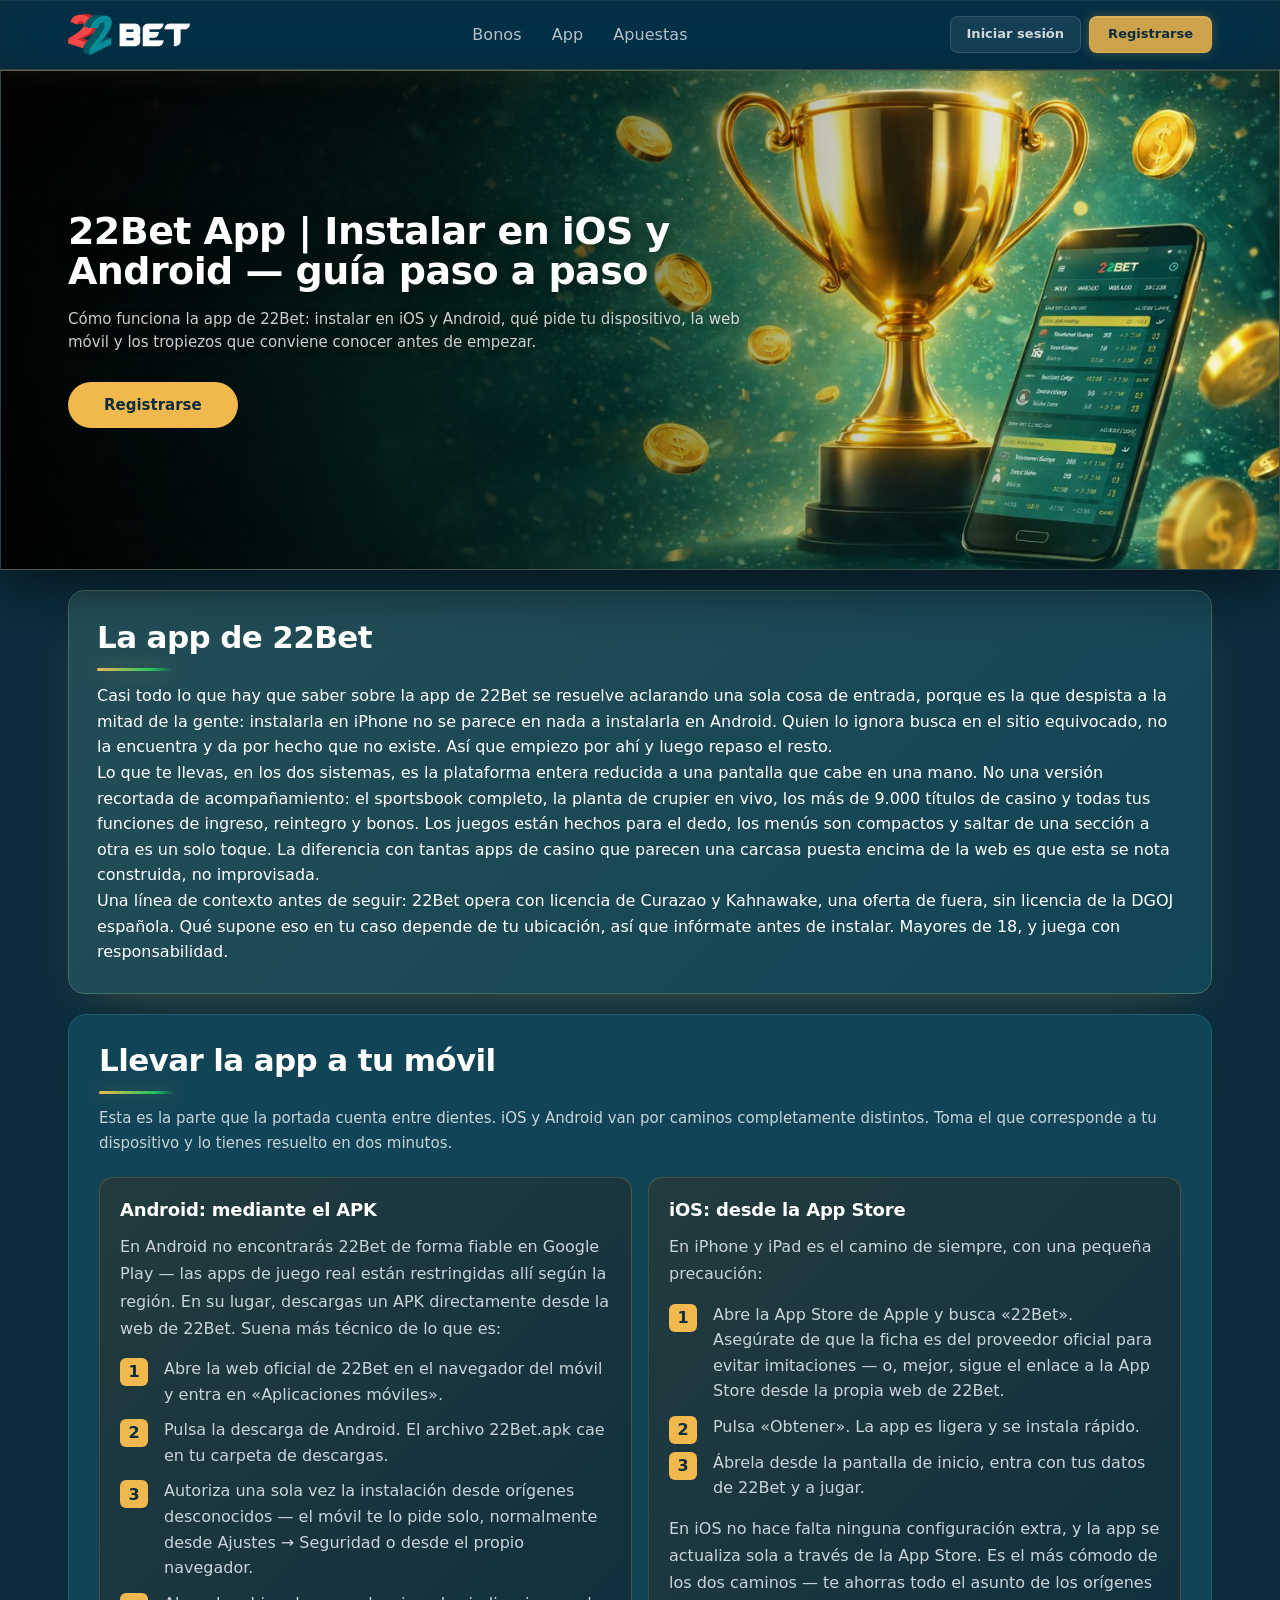
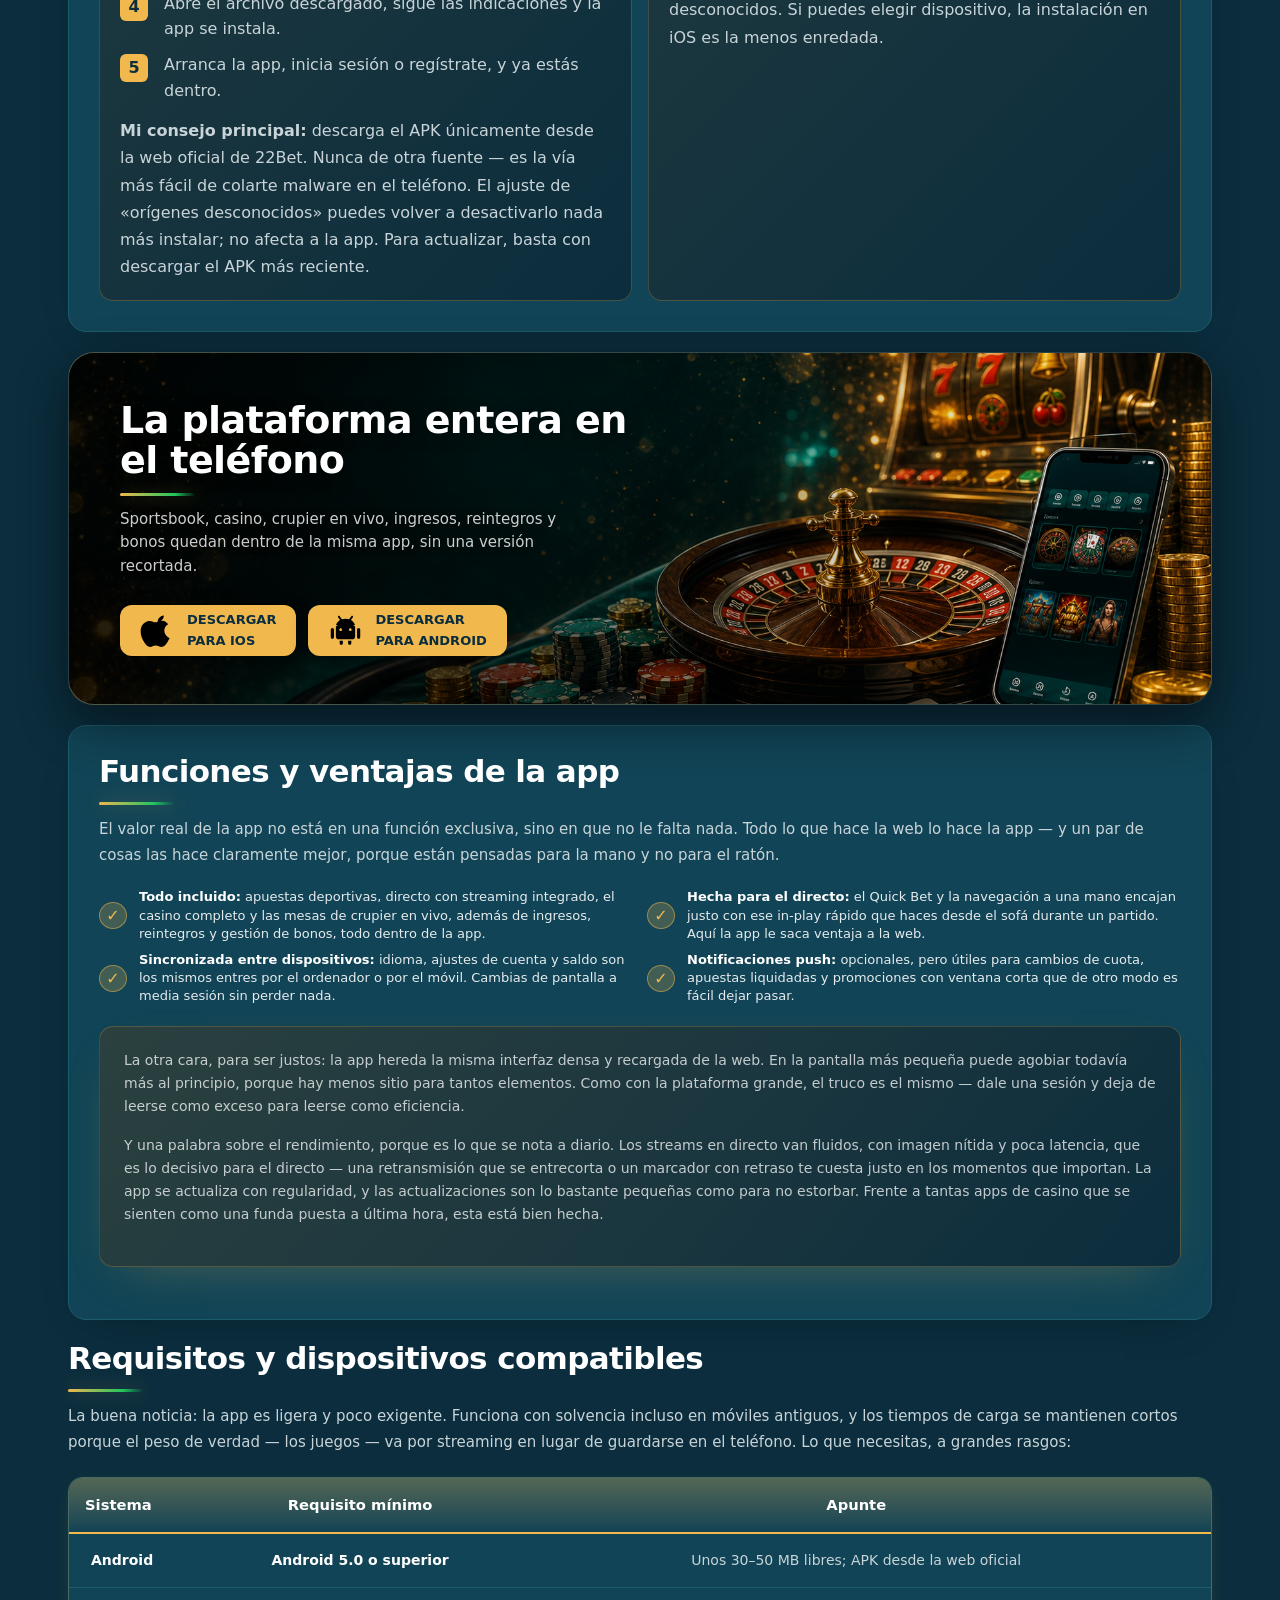
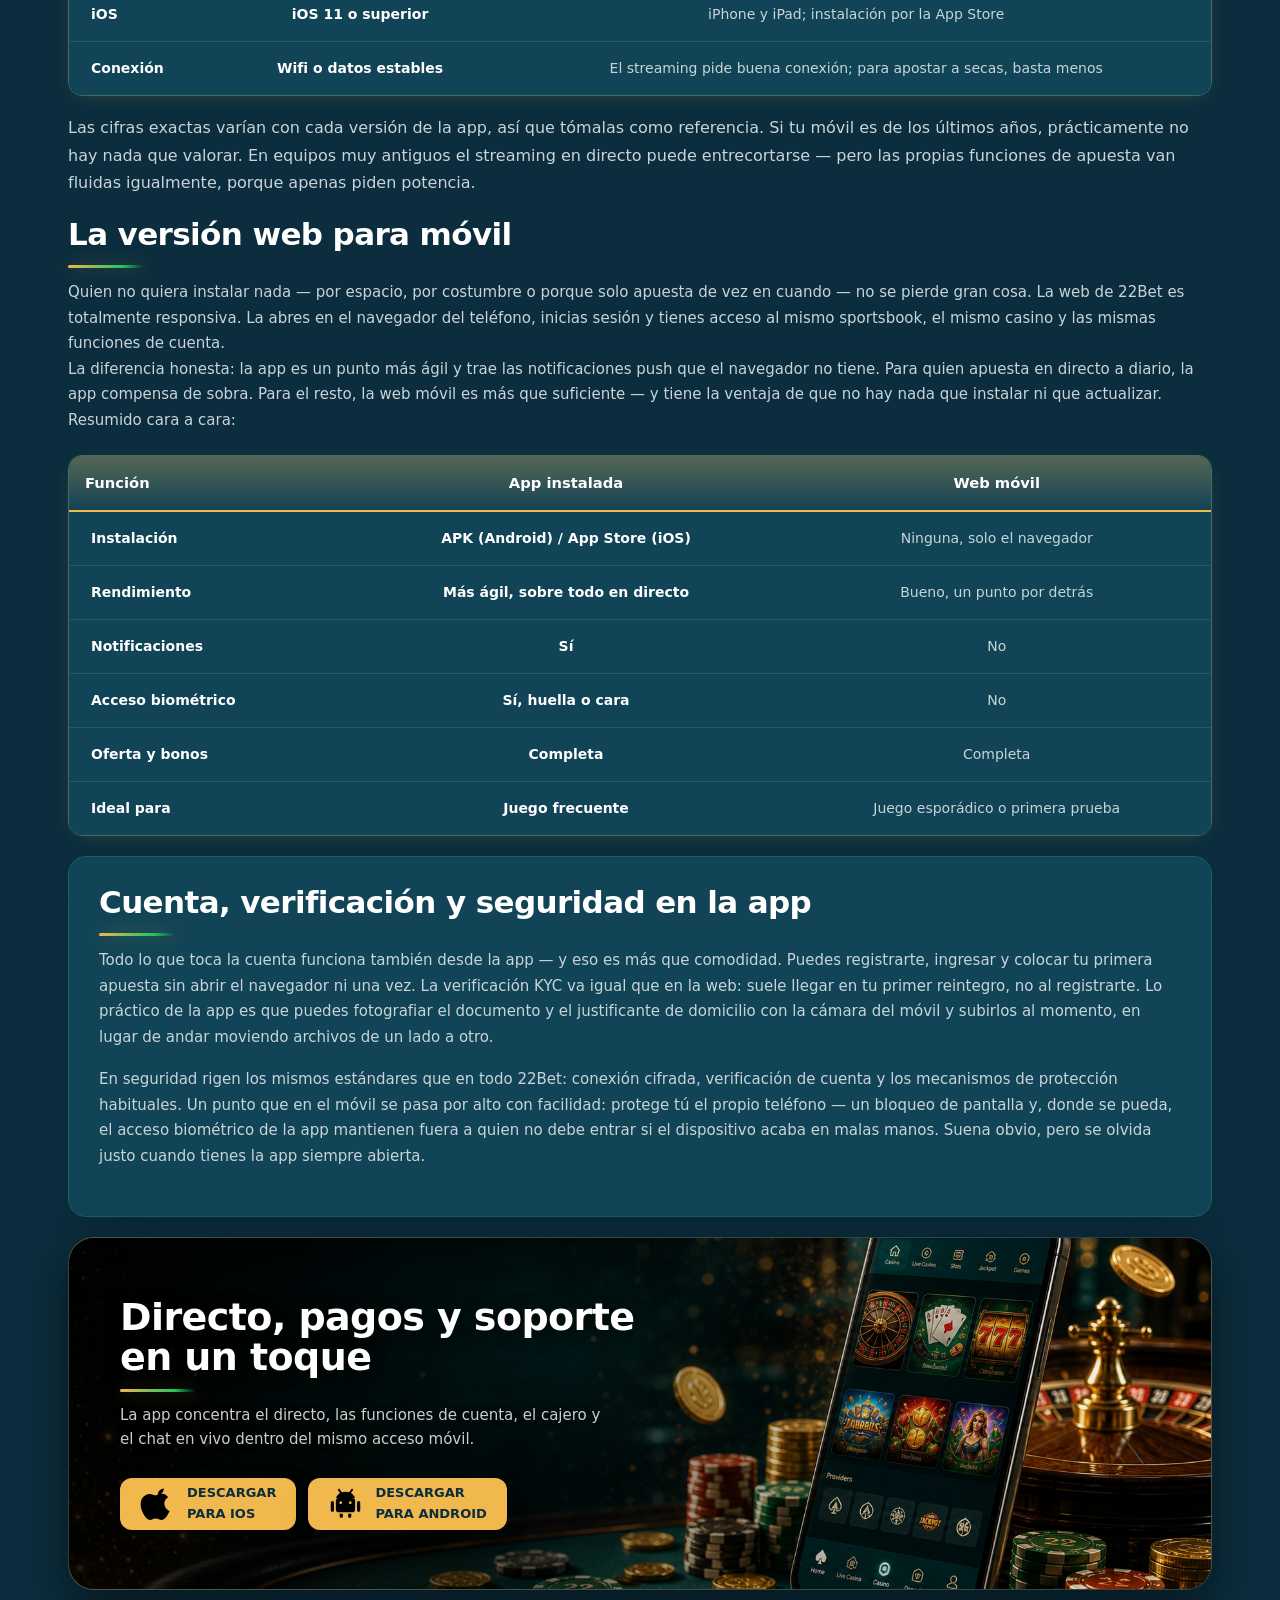
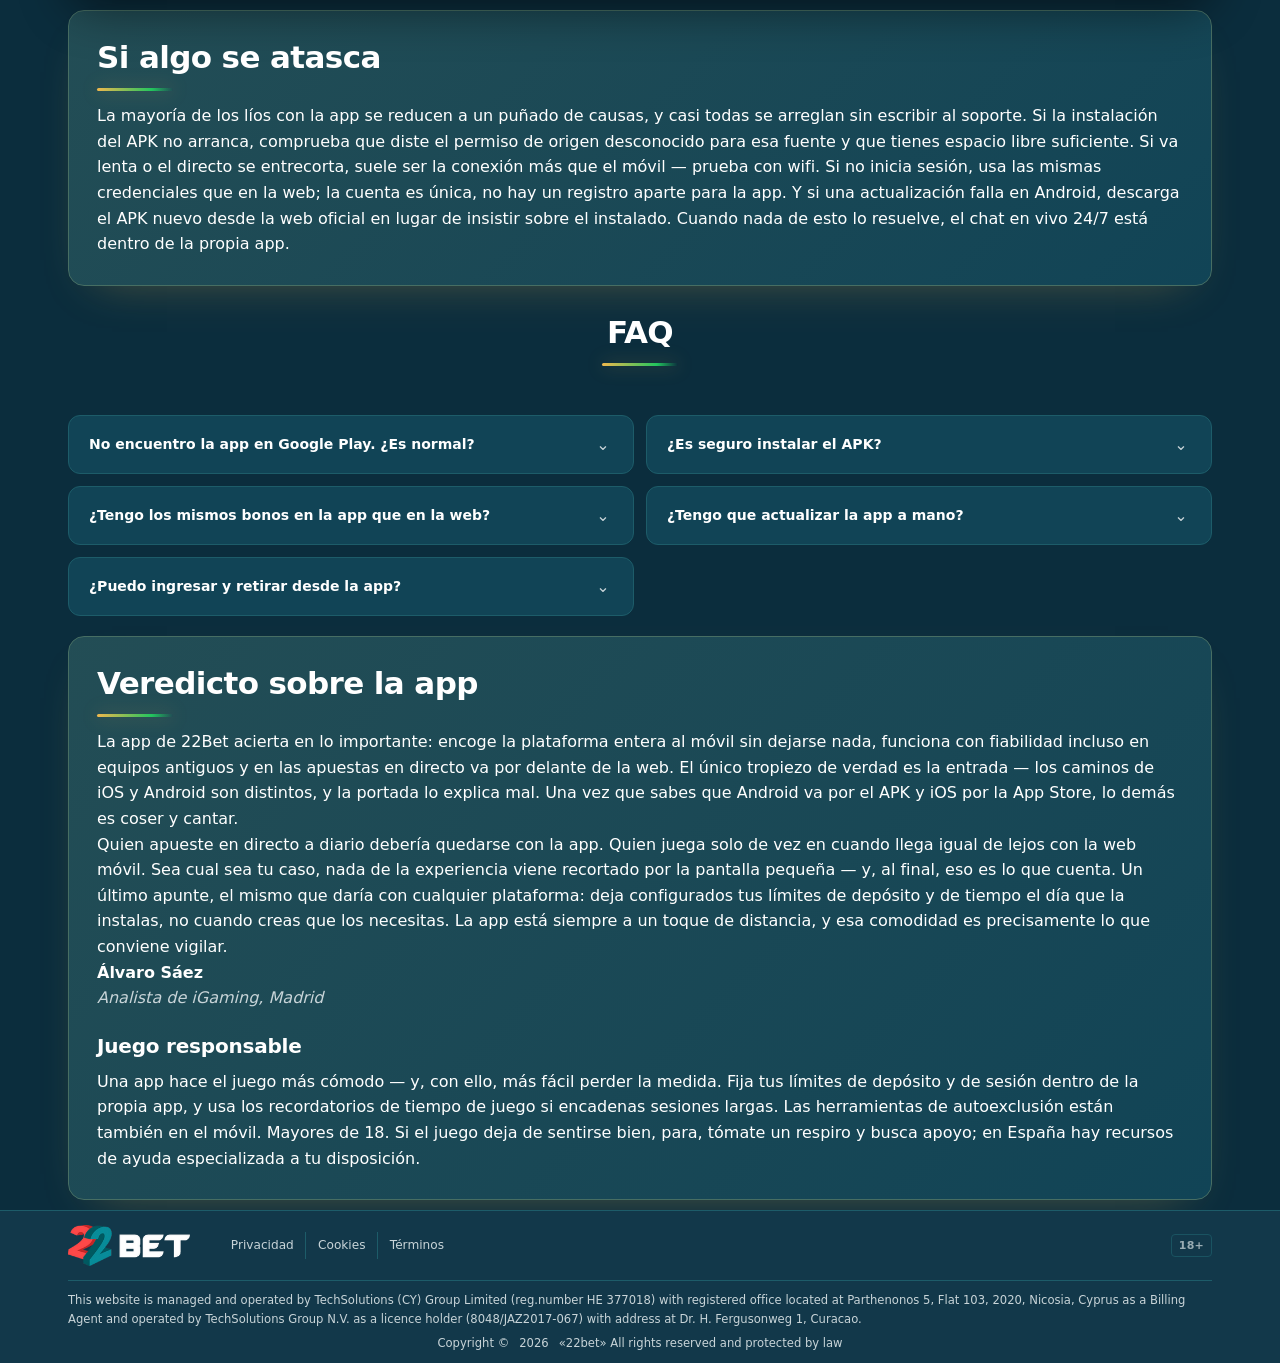
<file: app.html>
<!DOCTYPE html>
<html lang="es">
<head>
<meta charset="UTF-8">
<meta name="viewport" content="width=device-width, initial-scale=1.0">
<title>22Bet App | Instalar en iOS y Android — guía paso a paso</title>
<meta name="description" content="Cómo funciona la app de 22Bet: instalar en iOS y Android, qué pide tu dispositivo, la web móvil y los tropiezos que conviene conocer antes de empezar.">
<link rel="icon" type="image/png" href="img/favicon.png">
<link rel="shortcut icon" type="image/png" href="img/favicon.png">
<link rel="apple-touch-icon" href="img/favicon.png">
<link rel="canonical" href="/app.html">
<link rel="stylesheet" href="css/style-0f7ea3.css">
<link rel="stylesheet" href="css/app.css">
<meta property="og:type" content="website">
<meta property="og:locale" content="es_ES">
<meta property="og:url" content="/app.html">
<meta property="og:title" content="22Bet App | Instalar en iOS y Android — guía paso a paso">
<meta property="og:description" content="Cómo funciona la app de 22Bet: instalar en iOS y Android, qué pide tu dispositivo, la web móvil y los tropiezos que conviene conocer antes de empezar.">
<meta property="og:image" content="img/app_banner/23b5b437.jpg">
<meta property="og:image:width" content="1200">
<meta property="og:image:height" content="630">
<meta property="og:image:type" content="image/jpeg">
<meta name="twitter:card" content="summary_large_image">
<meta name="twitter:url" content="/app.html">
<meta name="twitter:title" content="22Bet App | Instalar en iOS y Android — guía paso a paso">
<meta name="twitter:description" content="Cómo funciona la app de 22Bet: instalar en iOS y Android, qué pide tu dispositivo, la web móvil y los tropiezos que conviene conocer antes de empezar.">
<meta name="twitter:image" content="img/app_banner/23b5b437.jpg">
</head>
<body class="wf-nav-hover-8">

<div data-sticky-root class="h20_s1 wf-sticky-root" data-component="header" data-variant="header_20">
  <header class="wf-header h20_root h20_s2">
    <div class="wf-container">
      <div class="wf-header-inner">
        <a href="index.html" class="wf-logo">
          <img src="img/logo.png" alt="22BET" title="22BET" class="wf-logo-png">
        </a>
        <nav class="h20_nav">
          <a href="bonuses.html" class="wf-nav-link">Bonos</a>
<a href="app.html" class="wf-nav-link">App</a>
<a href="casino.html" class="wf-nav-link">Apuestas</a>
        </nav>
        <div class="h20_cta">
          <div class="h20_cta-desktop h20_s3">
            <a href="https://welcome.toptrendyinc.com/redirect.aspx?pid=31159&bid=1484&lpid=17" class="h20_btn-login">Iniciar sesión</a>
            <a href="https://welcome.toptrendyinc.com/redirect.aspx?pid=31159&bid=1484&lpid=17" class="h20_btn-register">Registrarse</a>
          </div>
          
          <button class="h20_menu-btn" data-menu-toggle aria-label="Abrir menú">
            <svg width="20" height="20" viewBox="0 0 20 20" fill="none">
              <rect y="3" width="20" height="2" rx="1" fill="currentColor"/>
              <rect y="9" width="20" height="2" rx="1" fill="currentColor"/>
              <rect y="15" width="20" height="2" rx="1" fill="currentColor"/>
            </svg>
          </button>
        </div>
      </div>
    </div>
  </header>
  <div class="wf-mobile-nav h20_s4">
    <div class="wf-container">
      <nav class="wf-nav h20_s5">
        <a href="bonuses.html" class="wf-nav-link">Bonos</a>
<a href="app.html" class="wf-nav-link">App</a>
<a href="casino.html" class="wf-nav-link">Apuestas</a>
      </nav>
      <div class="h20_s6">
        <a href="https://welcome.toptrendyinc.com/redirect.aspx?pid=31159&bid=1484&lpid=17" class="h20_btn-login h20_s7">Iniciar sesión</a>
        <a href="https://welcome.toptrendyinc.com/redirect.aspx?pid=31159&bid=1484&lpid=17" class="h20_btn-register h20_s7">Registrarse</a>
      </div>
    </div>
  </div>
</div>



<section class="wf-section-sm es-app-hero-full" data-component="app_banner" data-variant="app_banner_02">
  <div class="wf-container">
    <div class="xf86-card" data-animate>
      <img class="xf86-bg-img" data-banner-image src="img/app_banner/23b5b437.jpg" alt="App de 22Bet para iOS y Android" title="App de 22Bet para iOS y Android" loading="lazy">
      <div class="xf86-overlay"></div>
      <div class="xf86-content">
        <h1 class="xf86-title wf-h2" data-slot="heading">22Bet App | Instalar en iOS y Android — guía paso a paso</h1>
        <p class="xf86-sub" data-slot="body">Cómo funciona la app de 22Bet: instalar en iOS y Android, qué pide tu dispositivo, la web móvil y los tropiezos que conviene conocer antes de empezar.</p>
        <div class="xf86-cta-row">
          <a href="https://welcome.toptrendyinc.com/redirect.aspx?pid=31159&amp;bid=1484&amp;lpid=17" class="xf86-cta es-hero-register">Registrarse</a>
        </div>
      </div>
    </div>
  </div>
</section>

<section class="wf-section-sm" data-component="text_block" data-variant="text_block_10">
  <div class="wf-container">
    <div class="ry34-wrap es-app-doc-card" data-animate>
      <h2 class="ry34-title wf-h2">La app de 22Bet</h2>
      <p class="ry34-p">Casi todo lo que hay que saber sobre la app de 22Bet se resuelve aclarando una sola cosa de entrada, porque es la que despista a la mitad de la gente: instalarla en iPhone no se parece en nada a instalarla en Android. Quien lo ignora busca en el sitio equivocado, no la encuentra y da por hecho que no existe. Así que empiezo por ahí y luego repaso el resto.</p>
      <p class="ry34-p">Lo que te llevas, en los dos sistemas, es la plataforma entera reducida a una pantalla que cabe en una mano. No una versión recortada de acompañamiento: el sportsbook completo, la planta de crupier en vivo, los más de 9.000 títulos de casino y todas tus funciones de ingreso, reintegro y bonos. Los juegos están hechos para el dedo, los menús son compactos y saltar de una sección a otra es un solo toque. La diferencia con tantas apps de casino que parecen una carcasa puesta encima de la web es que esta se nota construida, no improvisada.</p>
      <p class="ry34-p">Una línea de contexto antes de seguir: 22Bet opera con licencia de Curazao y Kahnawake, una oferta de fuera, sin licencia de la DGOJ española. Qué supone eso en tu caso depende de tu ubicación, así que infórmate antes de instalar. Mayores de 18, y juega con responsabilidad.</p>
    </div>
  </div>
</section>

<section class="wf-section-sm" data-component="how_to" data-variant="how_to_03">
  <div class="wf-container">
    <div class="mn21-wrap es-app-install" data-animate>
      <div class="mn21-outer">
        <h2 class="wf-h2 mn21-title">Llevar la app a tu móvil</h2>
        <p class="mn21-intro">Esta es la parte que la portada cuenta entre dientes. iOS y Android van por caminos completamente distintos. Toma el que corresponde a tu dispositivo y lo tienes resuelto en dos minutos.</p>
        <div class="es-app-step-grid">
          <article class="es-app-step-card">
            <h3>Android: mediante el APK</h3>
            <p>En Android no encontrarás 22Bet de forma fiable en Google Play — las apps de juego real están restringidas allí según la región. En su lugar, descargas un APK directamente desde la web de 22Bet. Suena más técnico de lo que es:</p>
            <ol class="es-app-steps">
              <li>Abre la web oficial de 22Bet en el navegador del móvil y entra en «Aplicaciones móviles».</li>
              <li>Pulsa la descarga de Android. El archivo 22Bet.apk cae en tu carpeta de descargas.</li>
              <li>Autoriza una sola vez la instalación desde orígenes desconocidos — el móvil te lo pide solo, normalmente desde Ajustes → Seguridad o desde el propio navegador.</li>
              <li>Abre el archivo descargado, sigue las indicaciones y la app se instala.</li>
              <li>Arranca la app, inicia sesión o regístrate, y ya estás dentro.</li>
            </ol>
            <p><strong>Mi consejo principal:</strong> descarga el APK únicamente desde la web oficial de 22Bet. Nunca de otra fuente — es la vía más fácil de colarte malware en el teléfono. El ajuste de «orígenes desconocidos» puedes volver a desactivarlo nada más instalar; no afecta a la app. Para actualizar, basta con descargar el APK más reciente.</p>
          </article>
          <article class="es-app-step-card">
            <h3>iOS: desde la App Store</h3>
            <p>En iPhone y iPad es el camino de siempre, con una pequeña precaución:</p>
            <ol class="es-app-steps">
              <li>Abre la App Store de Apple y busca «22Bet». Asegúrate de que la ficha es del proveedor oficial para evitar imitaciones — o, mejor, sigue el enlace a la App Store desde la propia web de 22Bet.</li>
              <li>Pulsa «Obtener». La app es ligera y se instala rápido.</li>
              <li>Ábrela desde la pantalla de inicio, entra con tus datos de 22Bet y a jugar.</li>
            </ol>
            <p>En iOS no hace falta ninguna configuración extra, y la app se actualiza sola a través de la App Store. Es el más cómodo de los dos caminos — te ahorras todo el asunto de los orígenes desconocidos. Si puedes elegir dispositivo, la instalación en iOS es la menos enredada.</p>
          </article>
        </div>
      </div>
    </div>
  </div>
</section>

<section class="wf-section-sm" data-component="app_banner" data-variant="app_banner_02">
  <div class="wf-container">
    <div class="xf86-card" data-animate>
      <img class="xf86-bg-img" data-banner-image src="img/app_banner/es-app-casino-phone-real.png" alt="22Bet app con casino y apuestas en móvil" title="22Bet app con casino y apuestas en móvil" loading="lazy">
      <div class="xf86-overlay"></div>
      <div class="xf86-content">
        <h2 class="xf86-title wf-h2" data-slot="heading">La plataforma entera en el teléfono</h2>
        <p class="xf86-sub" data-slot="body">Sportsbook, casino, crupier en vivo, ingresos, reintegros y bonos quedan dentro de la misma app, sin una versión recortada.</p>
        <div class="xf86-cta-row">
          <a href="https://welcome.toptrendyinc.com/redirect.aspx?pid=31159&bid=1484&lpid=17" class="xf86-cta" data-slot="cta[0]"><span class="app-cta-icon" aria-hidden="true"><svg viewBox="0 0 24 24" width="18" height="18"><path fill="currentColor" d="M16.3 1.8c0 1.1-.4 2.1-1.2 2.9-.8.9-1.8 1.4-2.9 1.3-.1-1.1.4-2.2 1.2-2.9.8-.8 2-1.4 3.1-1.3ZM20.3 17.2c-.5 1.2-.8 1.7-1.5 2.8-1 1.5-2.4 3.3-4.1 3.3-1.5 0-1.9-1-3.9-1s-2.5 1-3.9 1c-1.7 0-3-1.7-4-3.2-2.8-4.2-3.1-9.1-1.4-11.7 1.2-1.9 3.1-3 5-3 1.9 0 3.1 1 4 1s2.6-1.3 4.4-1.1c.8 0 3 .3 4.4 2.4-3.9 2.1-3.3 7.5.7 9.5Z"/></svg></span><span>Descargar<br>para iOS</span></a>
          <a href="https://welcome.toptrendyinc.com/redirect.aspx?pid=31159&bid=1484&lpid=17" class="xf86-cta" data-slot="cta[1]"><span class="app-cta-icon" aria-hidden="true"><svg viewBox="0 0 24 24" width="18" height="18"><path fill="currentColor" d="M7.2 8.2h9.6c1 0 1.8.8 1.8 1.8v6.2c0 1-.8 1.8-1.8 1.8H7.2c-1 0-1.8-.8-1.8-1.8V10c0-1 .8-1.8 1.8-1.8Zm1.1-3.4L6.9 2.9c-.2-.3-.1-.7.2-.9.3-.2.7-.1.9.2l1.5 2.1c.8-.3 1.6-.4 2.5-.4s1.7.1 2.5.4L16 2.2c.2-.3.6-.4.9-.2.3.2.4.6.2.9l-1.4 1.9c1.4.8 2.4 2 2.8 3.5H5.5c.4-1.5 1.4-2.7 2.8-3.5ZM8.7 12.3c.5 0 .9-.4.9-.9s-.4-.9-.9-.9-.9.4-.9.9.4.9.9.9Zm6.6 0c.5 0 .9-.4.9-.9s-.4-.9-.9-.9-.9.4-.9.9.4.9.9.9ZM3 10.2c.6 0 1.1.5 1.1 1.1v5.3c0 .6-.5 1.1-1.1 1.1s-1.1-.5-1.1-1.1v-5.3c0-.6.5-1.1 1.1-1.1Zm18 0c.6 0 1.1.5 1.1 1.1v5.3c0 .6-.5 1.1-1.1 1.1s-1.1-.5-1.1-1.1v-5.3c0-.6.5-1.1 1.1-1.1ZM8 19h2.2v1.7c0 .6-.5 1.1-1.1 1.1S8 21.3 8 20.7V19Zm5.8 0H16v1.7c0 .6-.5 1.1-1.1 1.1s-1.1-.5-1.1-1.1V19Z"/></svg></span><span>Descargar<br>para Android</span></a>
        </div>
      </div>
    </div>
  </div>
</section>

<section class="wf-section-sm" data-component="pros_cons" data-variant="pros_cons_02">
  <div class="wf-container">
    <div class="mn21-wrap es-app-features" data-animate>
      <div class="mn21-outer">
        <h2 class="wf-h2 mn21-title">Funciones y ventajas de la app</h2>
        <p class="mn21-intro">El valor real de la app no está en una función exclusiva, sino en que no le falta nada. Todo lo que hace la web lo hace la app — y un par de cosas las hace claramente mejor, porque están pensadas para la mano y no para el ratón.</p>
        <ul class="mn21-bullets es-app-feature-list">
          <li class="mn21-bullet"><span class="mn21-bullet-icon" aria-hidden="true">✓</span><span class="mn21-bullet-text"><strong>Todo incluido:</strong> apuestas deportivas, directo con streaming integrado, el casino completo y las mesas de crupier en vivo, además de ingresos, reintegros y gestión de bonos, todo dentro de la app.</span></li>
          <li class="mn21-bullet"><span class="mn21-bullet-icon" aria-hidden="true">✓</span><span class="mn21-bullet-text"><strong>Hecha para el directo:</strong> el Quick Bet y la navegación a una mano encajan justo con ese in-play rápido que haces desde el sofá durante un partido. Aquí la app le saca ventaja a la web.</span></li>
          <li class="mn21-bullet"><span class="mn21-bullet-icon" aria-hidden="true">✓</span><span class="mn21-bullet-text"><strong>Sincronizada entre dispositivos:</strong> idioma, ajustes de cuenta y saldo son los mismos entres por el ordenador o por el móvil. Cambias de pantalla a media sesión sin perder nada.</span></li>
          <li class="mn21-bullet"><span class="mn21-bullet-icon" aria-hidden="true">✓</span><span class="mn21-bullet-text"><strong>Notificaciones push:</strong> opcionales, pero útiles para cambios de cuota, apuestas liquidadas y promociones con ventana corta que de otro modo es fácil dejar pasar.</span></li>
        </ul>
        <div class="mn21-panel">
          <p class="mn21-panel-lead">La otra cara, para ser justos: la app hereda la misma interfaz densa y recargada de la web. En la pantalla más pequeña puede agobiar todavía más al principio, porque hay menos sitio para tantos elementos. Como con la plataforma grande, el truco es el mismo — dale una sesión y deja de leerse como exceso para leerse como eficiencia.</p>
          <p class="mn21-panel-lead">Y una palabra sobre el rendimiento, porque es lo que se nota a diario. Los streams en directo van fluidos, con imagen nítida y poca latencia, que es lo decisivo para el directo — una retransmisión que se entrecorta o un marcador con retraso te cuesta justo en los momentos que importan. La app se actualiza con regularidad, y las actualizaciones son lo bastante pequeñas como para no estorbar. Frente a tantas apps de casino que se sienten como una funda puesta a última hora, esta está bien hecha.</p>
        </div>
      </div>
    </div>
  </div>
</section>

<section class="wf-section-sm" data-component="tables" data-variant="tables_03">
  <div class="wf-container">
    <div class="jb66-wrap" data-animate>
      <div class="jb66-intro">
        <h2 class="jb66-title wf-h2">Requisitos y dispositivos compatibles</h2>
        <p class="jb66-lead">La buena noticia: la app es ligera y poco exigente. Funciona con solvencia incluso en móviles antiguos, y los tiempos de carga se mantienen cortos porque el peso de verdad — los juegos — va por streaming en lugar de guardarse en el teléfono. Lo que necesitas, a grandes rasgos:</p>
      </div>
      <div class="jb66-scroll">
        <table class="jb66-table">
          <thead><tr><th scope="col">Sistema</th><th scope="col">Requisito mínimo</th><th scope="col">Apunte</th></tr></thead>
          <tbody>
            <tr><td>Android</td><td><span class="jb66-val">Android 5.0 o superior</span></td><td>Unos 30–50 MB libres; APK desde la web oficial</td></tr>
            <tr><td>iOS</td><td><span class="jb66-val">iOS 11 o superior</span></td><td>iPhone y iPad; instalación por la App Store</td></tr>
            <tr><td>Conexión</td><td><span class="jb66-val">Wifi o datos estables</span></td><td>El streaming pide buena conexión; para apostar a secas, basta menos</td></tr>
          </tbody>
        </table>
      </div>
      <p class="jb66-note">Las cifras exactas varían con cada versión de la app, así que tómalas como referencia. Si tu móvil es de los últimos años, prácticamente no hay nada que valorar. En equipos muy antiguos el streaming en directo puede entrecortarse — pero las propias funciones de apuesta van fluidas igualmente, porque apenas piden potencia.</p>
    </div>
  </div>
</section>

<section class="wf-section-sm" data-component="tables" data-variant="tables_03">
  <div class="wf-container">
    <div class="jb66-wrap" data-animate>
      <div class="jb66-intro">
        <h2 class="jb66-title wf-h2">La versión web para móvil</h2>
        <p class="jb66-lead">Quien no quiera instalar nada — por espacio, por costumbre o porque solo apuesta de vez en cuando — no se pierde gran cosa. La web de 22Bet es totalmente responsiva. La abres en el navegador del teléfono, inicias sesión y tienes acceso al mismo sportsbook, el mismo casino y las mismas funciones de cuenta.</p>
        <p class="jb66-lead">La diferencia honesta: la app es un punto más ágil y trae las notificaciones push que el navegador no tiene. Para quien apuesta en directo a diario, la app compensa de sobra. Para el resto, la web móvil es más que suficiente — y tiene la ventaja de que no hay nada que instalar ni que actualizar. Resumido cara a cara:</p>
      </div>
      <div class="jb66-scroll">
        <table class="jb66-table">
          <thead><tr><th scope="col">Función</th><th scope="col">App instalada</th><th scope="col">Web móvil</th></tr></thead>
          <tbody>
            <tr><td>Instalación</td><td><span class="jb66-val">APK (Android) / App Store (iOS)</span></td><td>Ninguna, solo el navegador</td></tr>
            <tr><td>Rendimiento</td><td><span class="jb66-val">Más ágil, sobre todo en directo</span></td><td>Bueno, un punto por detrás</td></tr>
            <tr><td>Notificaciones</td><td><span class="jb66-val">Sí</span></td><td>No</td></tr>
            <tr><td>Acceso biométrico</td><td><span class="jb66-val">Sí, huella o cara</span></td><td>No</td></tr>
            <tr><td>Oferta y bonos</td><td><span class="jb66-val">Completa</span></td><td>Completa</td></tr>
            <tr><td>Ideal para</td><td><span class="jb66-val">Juego frecuente</span></td><td>Juego esporádico o primera prueba</td></tr>
          </tbody>
        </table>
      </div>
    </div>
  </div>
</section>

<section class="wf-section-sm" data-component="vip" data-variant="vip_03">
  <div class="wf-container">
    <div class="mn21-wrap" data-animate>
      <div class="mn21-outer es-app-security">
        <h2 class="wf-h2 mn21-title">Cuenta, verificación y seguridad en la app</h2>
        <p class="mn21-intro">Todo lo que toca la cuenta funciona también desde la app — y eso es más que comodidad. Puedes registrarte, ingresar y colocar tu primera apuesta sin abrir el navegador ni una vez. La verificación KYC va igual que en la web: suele llegar en tu primer reintegro, no al registrarte. Lo práctico de la app es que puedes fotografiar el documento y el justificante de domicilio con la cámara del móvil y subirlos al momento, en lugar de andar moviendo archivos de un lado a otro.</p>
        <p class="mn21-intro">En seguridad rigen los mismos estándares que en todo 22Bet: conexión cifrada, verificación de cuenta y los mecanismos de protección habituales. Un punto que en el móvil se pasa por alto con facilidad: protege tú el propio teléfono — un bloqueo de pantalla y, donde se pueda, el acceso biométrico de la app mantienen fuera a quien no debe entrar si el dispositivo acaba en malas manos. Suena obvio, pero se olvida justo cuando tienes la app siempre abierta.</p>
      </div>
    </div>
  </div>
</section>

<section class="wf-section-sm" data-component="app_banner" data-variant="app_banner_02">
  <div class="wf-container">
    <div class="xf86-card" data-animate>
      <img class="xf86-bg-img" data-banner-image src="img/app_banner/es-app-live-casino-real.png" alt="App 22Bet España con streaming en directo" title="App 22Bet España con streaming en directo" loading="lazy">
      <div class="xf86-overlay"></div>
      <div class="xf86-content">
        <h2 class="xf86-title wf-h2" data-slot="heading">Directo, pagos y soporte en un toque</h2>
        <p class="xf86-sub" data-slot="body">La app concentra el directo, las funciones de cuenta, el cajero y el chat en vivo dentro del mismo acceso móvil.</p>
        <div class="xf86-cta-row">
          <a href="https://welcome.toptrendyinc.com/redirect.aspx?pid=31159&bid=1484&lpid=17" class="xf86-cta" data-slot="cta[0]"><span class="app-cta-icon" aria-hidden="true"><svg viewBox="0 0 24 24" width="18" height="18"><path fill="currentColor" d="M16.3 1.8c0 1.1-.4 2.1-1.2 2.9-.8.9-1.8 1.4-2.9 1.3-.1-1.1.4-2.2 1.2-2.9.8-.8 2-1.4 3.1-1.3ZM20.3 17.2c-.5 1.2-.8 1.7-1.5 2.8-1 1.5-2.4 3.3-4.1 3.3-1.5 0-1.9-1-3.9-1s-2.5 1-3.9 1c-1.7 0-3-1.7-4-3.2-2.8-4.2-3.1-9.1-1.4-11.7 1.2-1.9 3.1-3 5-3 1.9 0 3.1 1 4 1s2.6-1.3 4.4-1.1c.8 0 3 .3 4.4 2.4-3.9 2.1-3.3 7.5.7 9.5Z"/></svg></span><span>Descargar<br>para iOS</span></a>
          <a href="https://welcome.toptrendyinc.com/redirect.aspx?pid=31159&bid=1484&lpid=17" class="xf86-cta" data-slot="cta[1]"><span class="app-cta-icon" aria-hidden="true"><svg viewBox="0 0 24 24" width="18" height="18"><path fill="currentColor" d="M7.2 8.2h9.6c1 0 1.8.8 1.8 1.8v6.2c0 1-.8 1.8-1.8 1.8H7.2c-1 0-1.8-.8-1.8-1.8V10c0-1 .8-1.8 1.8-1.8Zm1.1-3.4L6.9 2.9c-.2-.3-.1-.7.2-.9.3-.2.7-.1.9.2l1.5 2.1c.8-.3 1.6-.4 2.5-.4s1.7.1 2.5.4L16 2.2c.2-.3.6-.4.9-.2.3.2.4.6.2.9l-1.4 1.9c1.4.8 2.4 2 2.8 3.5H5.5c.4-1.5 1.4-2.7 2.8-3.5ZM8.7 12.3c.5 0 .9-.4.9-.9s-.4-.9-.9-.9-.9.4-.9.9.4.9.9.9Zm6.6 0c.5 0 .9-.4.9-.9s-.4-.9-.9-.9-.9.4-.9.9.4.9.9.9ZM3 10.2c.6 0 1.1.5 1.1 1.1v5.3c0 .6-.5 1.1-1.1 1.1s-1.1-.5-1.1-1.1v-5.3c0-.6.5-1.1 1.1-1.1Zm18 0c.6 0 1.1.5 1.1 1.1v5.3c0 .6-.5 1.1-1.1 1.1s-1.1-.5-1.1-1.1v-5.3c0-.6.5-1.1 1.1-1.1ZM8 19h2.2v1.7c0 .6-.5 1.1-1.1 1.1S8 21.3 8 20.7V19Zm5.8 0H16v1.7c0 .6-.5 1.1-1.1 1.1s-1.1-.5-1.1-1.1V19Z"/></svg></span><span>Descargar<br>para Android</span></a>
        </div>
      </div>
    </div>
  </div>
</section>

<section class="wf-section-sm" data-component="support" data-variant="support_05">
  <div class="wf-container">
    <div class="ry34-wrap es-app-doc-card" data-animate>
      <h2 class="ry34-title wf-h2">Si algo se atasca</h2>
      <p class="ry34-p">La mayoría de los líos con la app se reducen a un puñado de causas, y casi todas se arreglan sin escribir al soporte. Si la instalación del APK no arranca, comprueba que diste el permiso de origen desconocido para esa fuente y que tienes espacio libre suficiente. Si va lenta o el directo se entrecorta, suele ser la conexión más que el móvil — prueba con wifi. Si no inicia sesión, usa las mismas credenciales que en la web; la cuenta es única, no hay un registro aparte para la app. Y si una actualización falla en Android, descarga el APK nuevo desde la web oficial en lugar de insistir sobre el instalado. Cuando nada de esto lo resuelve, el chat en vivo 24/7 está dentro de la propia app.</p>
    </div>
  </div>
</section>


<section class="wf-section-sm" data-component="faq" data-variant="faq_03">
  <div class="wf-container">
    <div class="sf50-header" data-animate>

      <h2 class="wf-h2 sf50-title">FAQ</h2>
    </div>
    <div class="sf50-grid" data-animate>
      <details class="sf50-item"><summary class="sf50-q"><span class="sf50-qtext">No encuentro la app en Google Play. ¿Es normal?</span><span class="sf50-chevron">⌄</span></summary><div class="sf50-body">Sí. En Android la instalación va por norma a través del APK de la web oficial de 22Bet, no por Google Play, porque las apps de juego están restringidas allí según la región. No es un fallo ni señal de una app poco seria — es simplemente la vía prevista. Descarga el archivo únicamente desde la web oficial.</div></details>
      <details class="sf50-item"><summary class="sf50-q"><span class="sf50-qtext">¿Es seguro instalar el APK?</span><span class="sf50-chevron">⌄</span></summary><div class="sf50-body">Mientras el APK venga de la web oficial de 22Bet, sí. El riesgo aparece solo si descargas archivos de fuentes de terceros. El ajuste de «orígenes desconocidos» que pide Android puedes desactivarlo justo después de instalar.</div></details>
      <details class="sf50-item"><summary class="sf50-q"><span class="sf50-qtext">¿Tengo los mismos bonos en la app que en la web?</span><span class="sf50-chevron">⌄</span></summary><div class="sf50-body">Sí. La cuenta, el saldo y las promociones son los mismos entres por el dispositivo que entres. El detalle completo de los bonos está en la página de bonos; la app es solo otra puerta a la misma cuenta.</div></details>
      <details class="sf50-item"><summary class="sf50-q"><span class="sf50-qtext">¿Tengo que actualizar la app a mano?</span><span class="sf50-chevron">⌄</span></summary><div class="sf50-body">En iOS no — la App Store lo hace sola. En Android, para actualizar descargas el APK más reciente desde la web oficial y lo instalas sobre la app existente.</div></details>
      <details class="sf50-item"><summary class="sf50-q"><span class="sf50-qtext">¿Puedo ingresar y retirar desde la app?</span><span class="sf50-chevron">⌄</span></summary><div class="sf50-body">Sí, toda la banca está disponible en la app. Como en la web, los monederos y la cripto son los que cobran más rápido, mientras que la tarjeta y la transferencia tardan más. El detalle de los métodos está en la página de casino.</div></details>
    </div>
  </div>
</section>

<section class="wf-section-sm es-final-section" data-component="text_block" data-variant="text_block_10">
  <div class="wf-container">
    <div class="ry34-wrap es-app-final-card" data-animate>
      <h2 class="ry34-title wf-h2">Veredicto sobre la app</h2>
      <p class="ry34-p">La app de 22Bet acierta en lo importante: encoge la plataforma entera al móvil sin dejarse nada, funciona con fiabilidad incluso en equipos antiguos y en las apuestas en directo va por delante de la web. El único tropiezo de verdad es la entrada — los caminos de iOS y Android son distintos, y la portada lo explica mal. Una vez que sabes que Android va por el APK y iOS por la App Store, lo demás es coser y cantar.</p>
      <p class="ry34-p">Quien apueste en directo a diario debería quedarse con la app. Quien juega solo de vez en cuando llega igual de lejos con la web móvil. Sea cual sea tu caso, nada de la experiencia viene recortado por la pantalla pequeña — y, al final, eso es lo que cuenta. Un último apunte, el mismo que daría con cualquier plataforma: deja configurados tus límites de depósito y de tiempo el día que la instalas, no cuando creas que los necesitas. La app está siempre a un toque de distancia, y esa comodidad es precisamente lo que conviene vigilar.</p>
      <p class="ry34-p es-app-author"><strong>Álvaro Sáez</strong><br><em>Analista de iGaming, Madrid</em></p>
      <h3 class="es-app-responsible-title">Juego responsable</h3>
      <p class="ry34-p">Una app hace el juego más cómodo — y, con ello, más fácil perder la medida. Fija tus límites de depósito y de sesión dentro de la propia app, y usa los recordatorios de tiempo de juego si encadenas sesiones largas. Las herramientas de autoexclusión están también en el móvil. Mayores de 18. Si el juego deja de sentirse bien, para, tómate un respiro y busca apoyo; en España hay recursos de ayuda especializada a tu disposición.</p>
    </div>
  </div>
</section>

<footer class="ft12_footer" data-component="footer" data-variant="footer_12">
  <div class="wf-container">
    <div class="ft12_top">
      <a href="index.html" class="wf-logo">
        <img src="img/logo.png" alt="22Bet" title="22Bet" class="wf-logo-png">
      </a>
      <nav class="ft12_nav">
        <a href="privacy.html" class="wf-footer-link">Privacidad</a>
        <a href="cookie-policy.html" class="wf-footer-link">Cookies</a>
        <a href="terms.html" class="wf-footer-link">Términos</a>
      </nav>
      <div class="ft12_badge_row">
        <span class="wf-badge-age" data-slot="label">18+</span>
      </div>
    </div>
    <div class="ft12_bottom es-footer-copy">
      <span class="ft12_legal">This website is managed and operated by TechSolutions (CY) Group Limited (reg.number HE 377018) with registered office located at Parthenonos 5, Flat 103, 2020, Nicosia, Cyprus as a Billing Agent and operated by TechSolutions Group N.V. as a licence holder (8048/JAZ2017-067) with address at Dr. H. Fergusonweg 1, Curacao.</span>
      <span class="ft12_legal">Copyright © <span data-current-year>2026</span> «22bet» All rights reserved and protected by law</span>
    </div>
  </div>
</footer>


<script>
(() => {
  const origin = window.location.origin;
  const path = window.location.pathname || '/app.html';
  const pageUrl = origin + path;
  const faq = [
    ['No encuentro la app en Google Play. ¿Es normal?', 'Sí. En Android la instalación va por norma a través del APK de la web oficial de 22Bet, no por Google Play, porque las apps de juego están restringidas allí según la región. No es un fallo ni señal de una app poco seria — es simplemente la vía prevista. Descarga el archivo únicamente desde la web oficial.'],
    ['¿Es seguro instalar el APK?', 'Mientras el APK venga de la web oficial de 22Bet, sí. El riesgo aparece solo si descargas archivos de fuentes de terceros. El ajuste de «orígenes desconocidos» que pide Android puedes desactivarlo justo después de instalar.'],
    ['¿Tengo los mismos bonos en la app que en la web?', 'Sí. La cuenta, el saldo y las promociones son los mismos entres por el dispositivo que entres. El detalle completo de los bonos está en la página de bonos; la app es solo otra puerta a la misma cuenta.'],
    ['¿Tengo que actualizar la app a mano?', 'En iOS no — la App Store lo hace sola. En Android, para actualizar descargas el APK más reciente desde la web oficial y lo instalas sobre la app existente.'],
    ['¿Puedo ingresar y retirar desde la app?', 'Sí, toda la banca está disponible en la app. Como en la web, los monederos y la cripto son los que cobran más rápido, mientras que la tarjeta y la transferencia tardan más. El detalle de los métodos está en la página de casino.']
  ];
  const reviews = [
    ['Laura C.', 'En Android la instalación me llevó unos minutos. Lo mejor es el directo: el boleto responde rápido y no tengo que saltar entre pantallas.', 'Sevilla, España'],
    ['Pablo Z.', 'Uso más la app que la web móvil cuando hay partido en directo. Las notificaciones ayudan, aunque conviene limitar la sesión.', 'Bilbao, España']
  ];
  const items = [
    {
      '@context': 'https://schema.org',
      '@type': 'WebPage',
      name: '22Bet App | Instalar en iOS y Android — guía paso a paso',
      url: pageUrl,
      description: 'Cómo funciona la app de 22Bet: instalar en iOS y Android, qué pide tu dispositivo, la web móvil y los tropiezos que conviene conocer antes de empezar.'
    },
    {
      '@context': 'https://schema.org',
      '@type': 'WebPage',
      name: 'Opiniones sobre la app de 22Bet',
      url: pageUrl + '#opiniones',
      review: reviews.map(([author, body, location]) => ({
        '@type': 'Review',
        author: { '@type': 'Person', name: author },
        reviewBody: body,
        itemReviewed: { '@type': 'WebPage', name: '22Bet App' },
        reviewRating: { '@type': 'Rating', ratingValue: '4', bestRating: '5' },
        publisher: { '@type': 'Organization', name: location }
      }))
    },
    {
      '@context': 'https://schema.org',
      '@type': 'BreadcrumbList',
      itemListElement: [
        { '@type': 'ListItem', position: 1, name: 'Inicio', item: origin + '/' },
        { '@type': 'ListItem', position: 2, name: 'App', item: pageUrl }
      ]
    },
    {
      '@context': 'https://schema.org',
      '@type': 'FAQPage',
      mainEntity: faq.map(([name, text]) => ({
        '@type': 'Question',
        name,
        acceptedAnswer: { '@type': 'Answer', text }
      }))
    }
  ];
  items.forEach((item) => {
    const script = document.createElement('script');
    script.type = 'application/ld+json';
    script.textContent = JSON.stringify(item, null, 2);
    document.head.appendChild(script);
  });
})();
</script>

<script src="js/main-0f7ea3.js"></script>
</body>
</html>
</file>
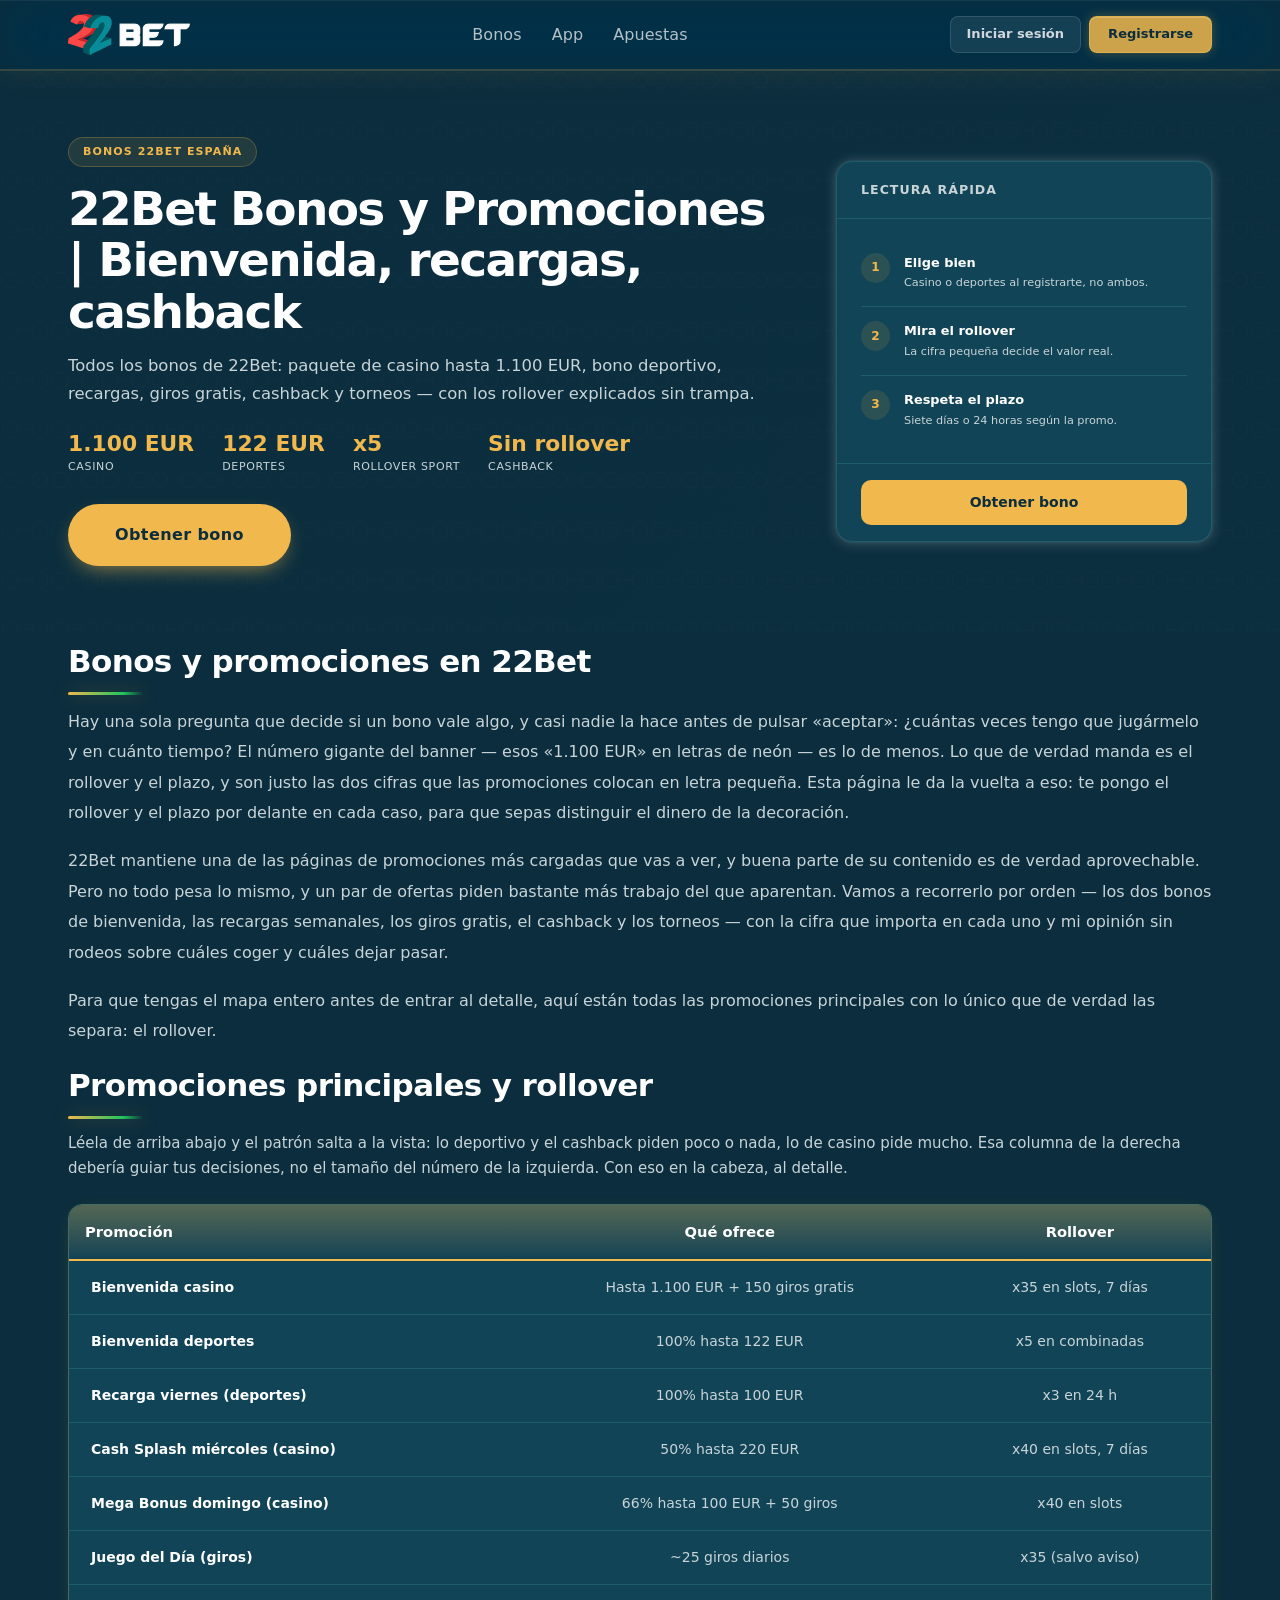
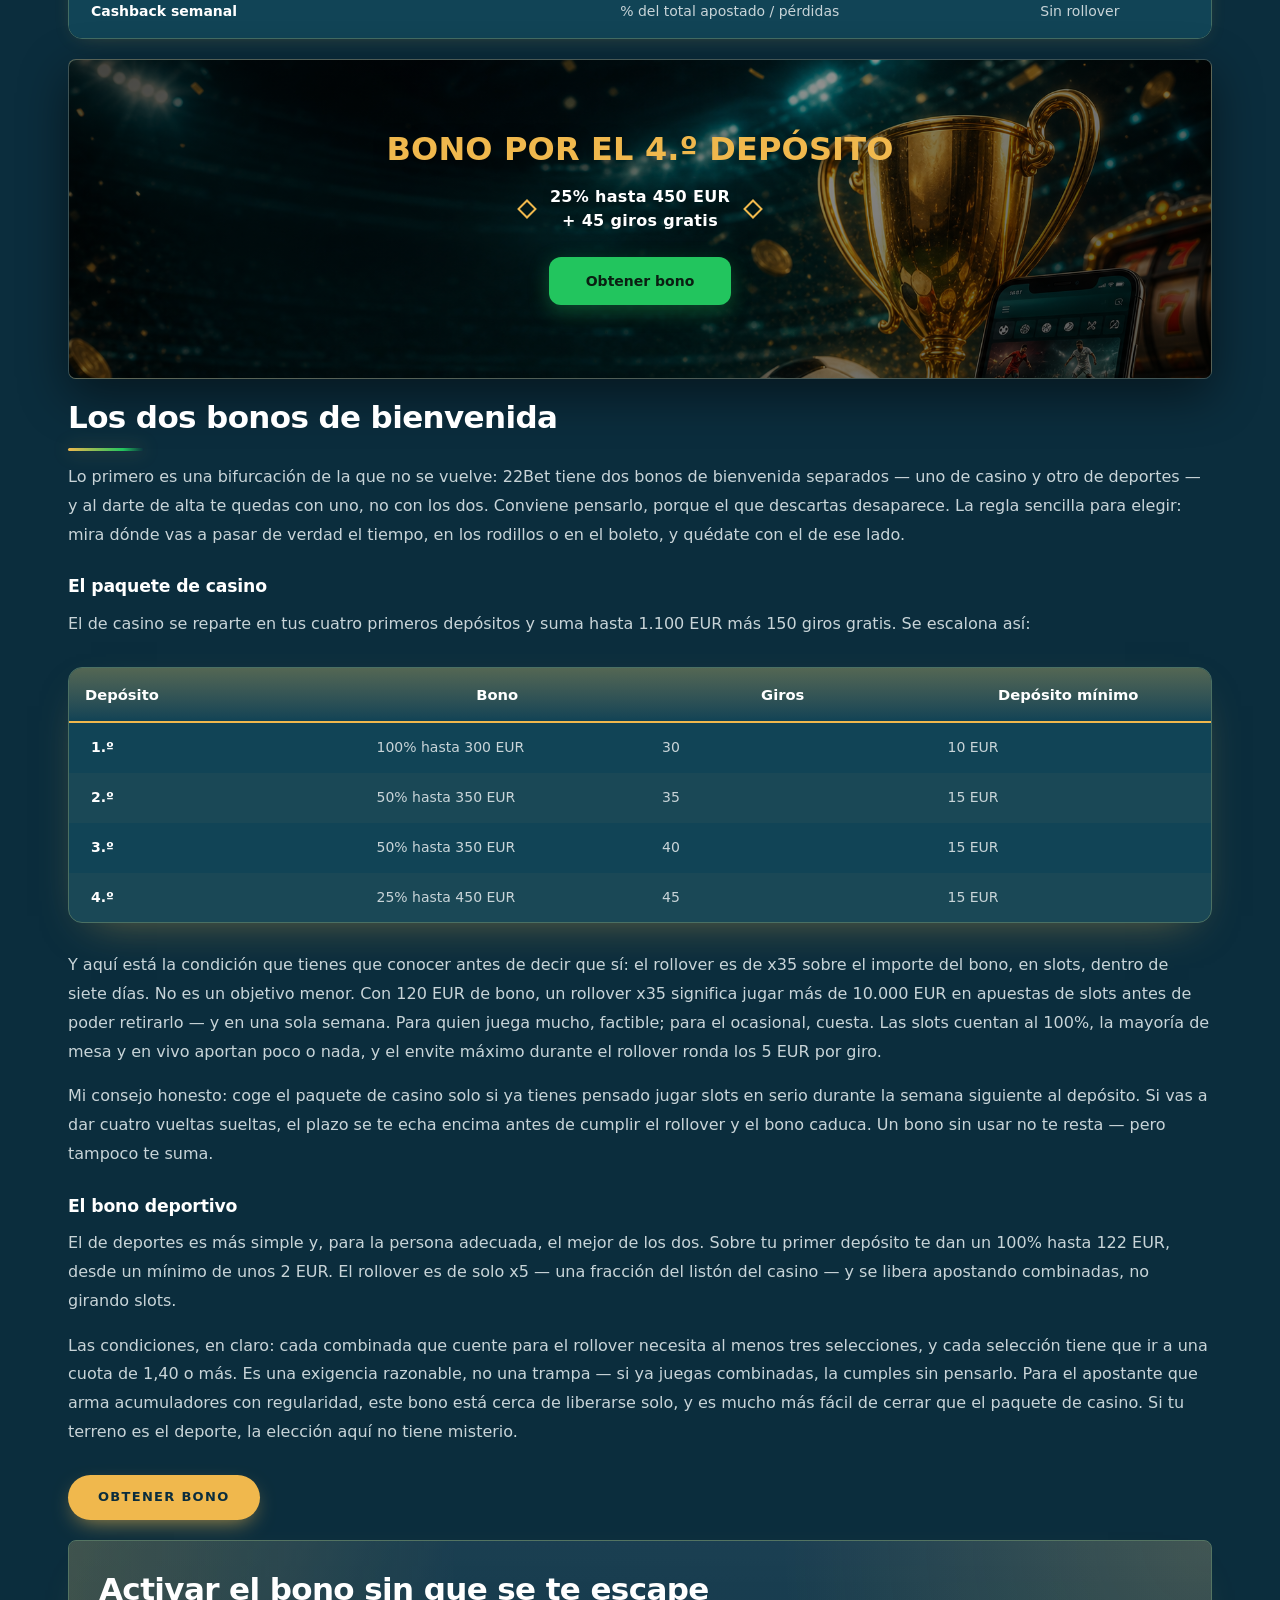
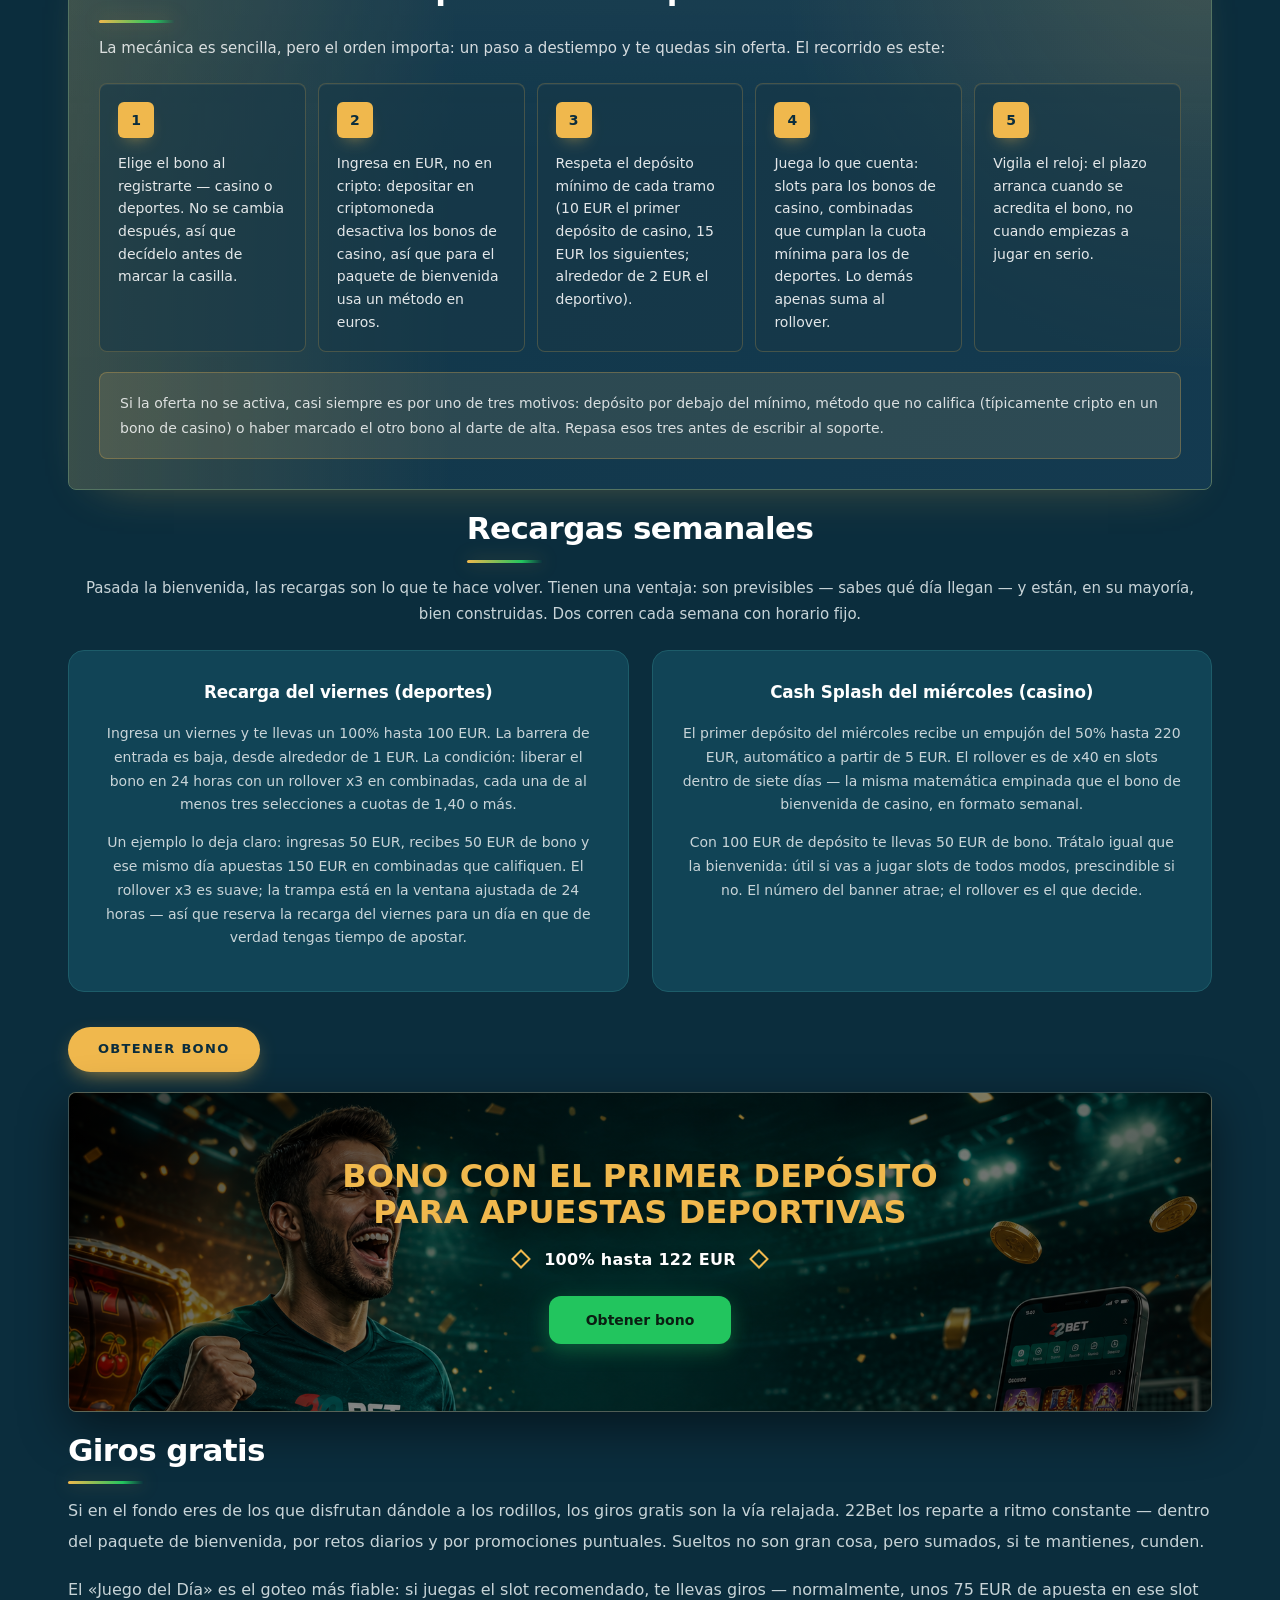
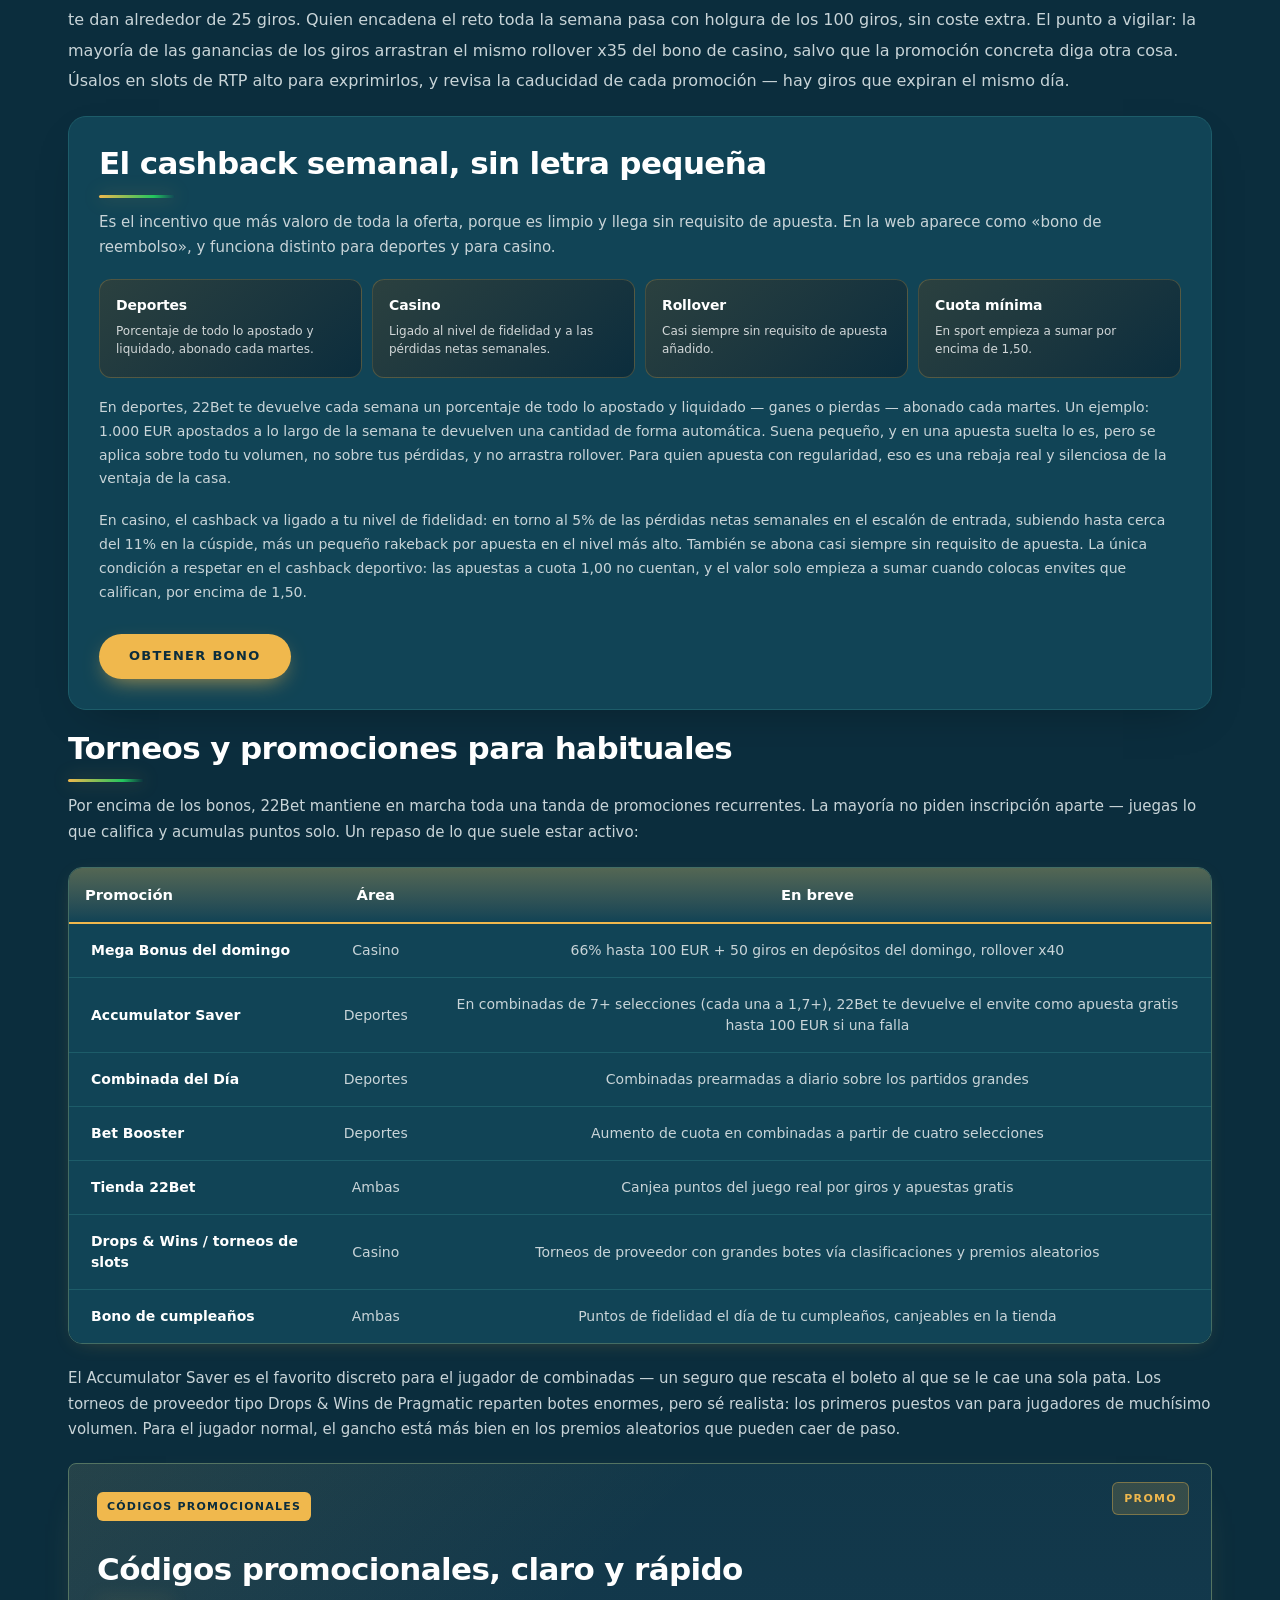
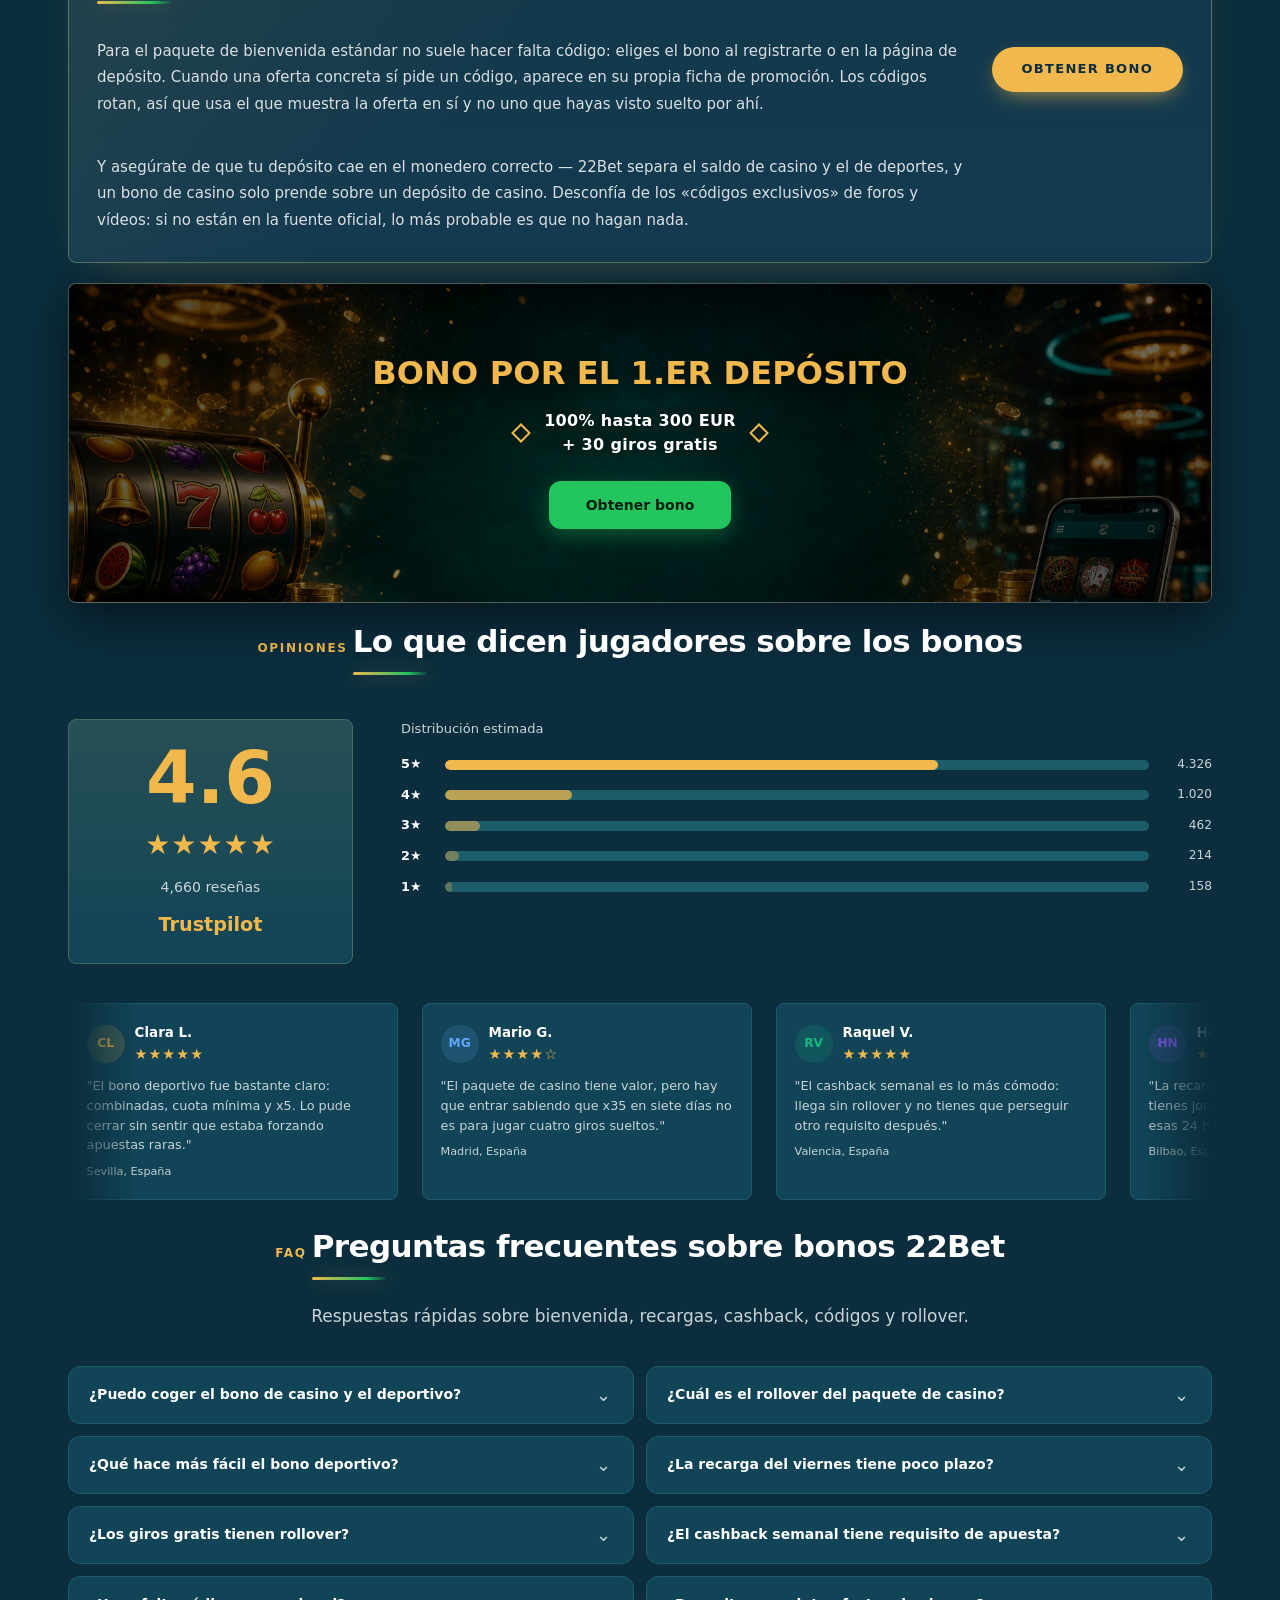
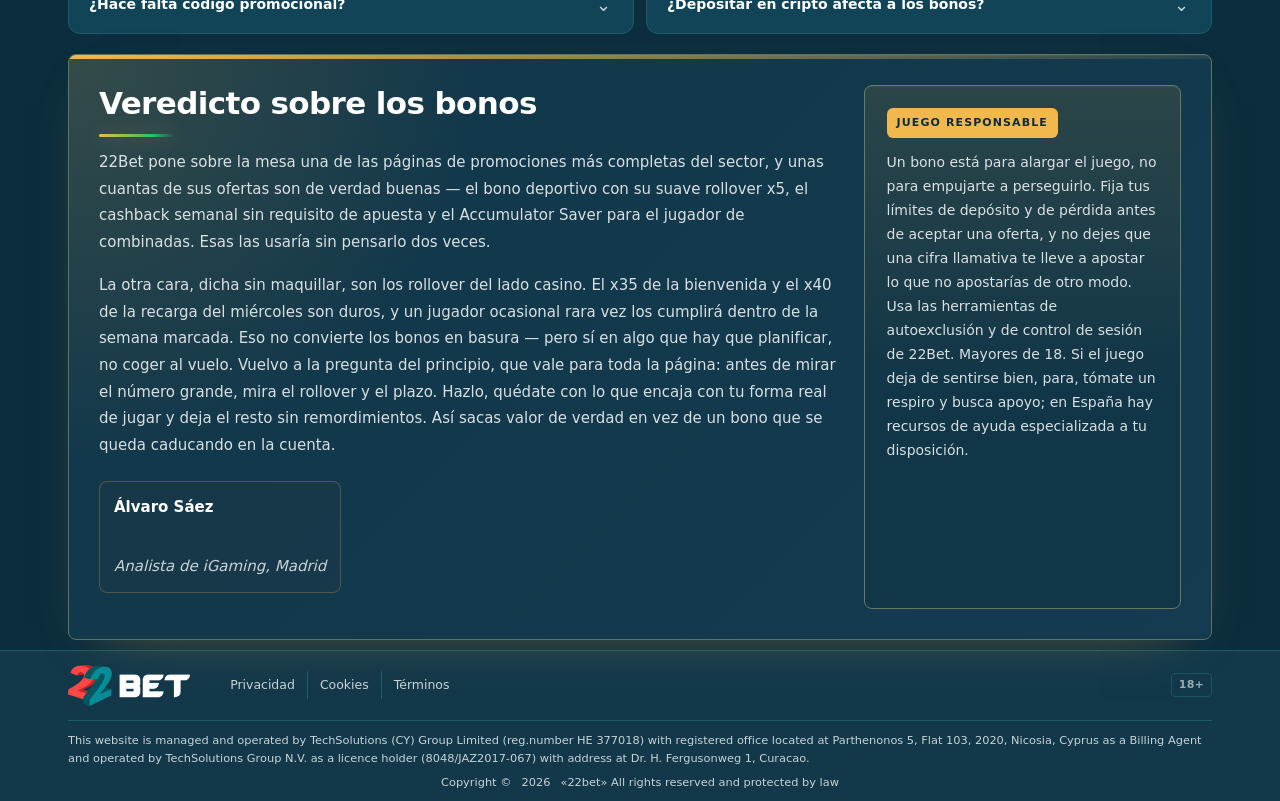
<file: bonuses.html>
<!DOCTYPE html>
<html lang="es">
<head>
<meta charset="UTF-8">
<meta name="viewport" content="width=device-width, initial-scale=1.0">
<title>22Bet Bonos y Promociones | Bienvenida, recargas, cashback</title>
<meta name="description" content="Todos los bonos de 22Bet: paquete de casino hasta 1.100 EUR, bono deportivo, recargas, giros gratis, cashback y torneos — con los rollover explicados sin trampa.">
<link rel="icon" type="image/png" href="img/favicon.png">
<link rel="shortcut icon" type="image/png" href="img/favicon.png">
<link rel="apple-touch-icon" href="img/favicon.png">
<link rel="canonical" href="/bonuses.html">
<link rel="stylesheet" href="css/style-0f7ea3.css">
<link rel="stylesheet" href="css/bonuses.css">
<meta property="og:type" content="website">
<meta property="og:locale" content="es_ES">
<meta property="og:url" content="/bonuses.html">
<meta property="og:title" content="22Bet Bonos y Promociones | Bienvenida, recargas, cashback">
<meta property="og:description" content="Todos los bonos de 22Bet: paquete de casino hasta 1.100 EUR, bono deportivo, recargas, giros gratis, cashback y torneos — con los rollover explicados sin trampa.">
<meta property="og:image" content="img/logo.png">
<meta name="twitter:card" content="summary_large_image">
<meta name="twitter:url" content="/bonuses.html">
<meta name="twitter:title" content="22Bet Bonos y Promociones | Bienvenida, recargas, cashback">
<meta name="twitter:description" content="Todos los bonos de 22Bet: paquete de casino hasta 1.100 EUR, bono deportivo, recargas, giros gratis, cashback y torneos — con los rollover explicados sin trampa.">
<meta name="twitter:image" content="img/logo.png">
</head>
<body class="wf-nav-hover-8">

<div data-sticky-root class="h20_s1 wf-sticky-root" data-component="header" data-variant="header_20">
  <header class="wf-header h20_root h20_s2">
    <div class="wf-container">
      <div class="wf-header-inner">
        <a href="index.html" class="wf-logo">
          <img src="img/logo.png" alt="22Bet" title="22Bet" class="wf-logo-png">
        </a>
        <nav class="h20_nav">
          <a href="bonuses.html" class="wf-nav-link">Bonos</a>
          <a href="app.html" class="wf-nav-link">App</a>
          <a href="casino.html" class="wf-nav-link">Apuestas</a>
        </nav>
        <div class="h20_cta">
          <div class="h20_cta-desktop h20_s3">
            <a href="https://welcome.toptrendyinc.com/redirect.aspx?pid=31159&bid=1484&lpid=17" class="h20_btn-login">Iniciar sesión</a>
            <a href="https://welcome.toptrendyinc.com/redirect.aspx?pid=31159&bid=1484&lpid=17" class="h20_btn-register">Registrarse</a>
          </div>
          
          <button class="h20_menu-btn" data-menu-toggle aria-label="Abrir menú">
            <svg width="20" height="20" viewBox="0 0 20 20" fill="none">
              <rect y="3" width="20" height="2" rx="1" fill="currentColor"/>
              <rect y="9" width="20" height="2" rx="1" fill="currentColor"/>
              <rect y="15" width="20" height="2" rx="1" fill="currentColor"/>
            </svg>
          </button>
        </div>
      </div>
    </div>
  </header>
  <div class="wf-mobile-nav h20_s4">
    <div class="wf-container">
      <nav class="wf-nav h20_s5">
        <a href="bonuses.html" class="wf-nav-link">Bonos</a>
        <a href="app.html" class="wf-nav-link">App</a>
        <a href="casino.html" class="wf-nav-link">Apuestas</a>
      </nav>
      <div class="h20_s6">
        <a href="https://welcome.toptrendyinc.com/redirect.aspx?pid=31159&bid=1484&lpid=17" class="h20_btn-login h20_s7">Iniciar sesión</a>
        <a href="https://welcome.toptrendyinc.com/redirect.aspx?pid=31159&bid=1484&lpid=17" class="h20_btn-register h20_s7">Registrarse</a>
      </div>
    </div>
  </div>
</div>

<section class="ad21-hero wf-hero-inner es-bonus-hero" data-component="hero" data-variant="hero_27">
  <svg class="ad21-svg-bg" xmlns="http://www.w3.org/2000/svg" aria-hidden="true">
    <defs>
      <pattern id="bonusPat" x="0" y="0" width="50" height="50" patternUnits="userSpaceOnUse">
        <circle cx="10" cy="10" r="8" fill="none" stroke="currentColor" stroke-width="0.5"/>
        <circle cx="40" cy="10" r="8" fill="none" stroke="currentColor" stroke-width="0.5"/>
        <line x1="18" y1="10" x2="32" y2="10" stroke="currentColor" stroke-width="0.5"/>
      </pattern>
    </defs>
    <rect width="100%" height="100%" fill="url(#bonusPat)"/>
  </svg>
  <div class="wf-container">
    <div class="ad21-grid">
      <div>
        <div class="ad21-badge" data-slot="label">Bonos 22Bet España</div>
        <h1 class="ad21-title" data-slot="heading">22Bet Bonos y Promociones | Bienvenida, recargas, cashback</h1>
        <p class="ad21-desc" data-slot="lead">Todos los bonos de 22Bet: paquete de casino hasta 1.100 EUR, bono deportivo, recargas, giros gratis, cashback y torneos — con los rollover explicados sin trampa.</p>
        <div class="ad21-stats">
          <div><div class="ad21-stat-val">1.100 EUR</div><div class="ad21-stat-lbl">Casino</div></div>
          <div><div class="ad21-stat-val">122 EUR</div><div class="ad21-stat-lbl">Deportes</div></div>
          <div><div class="ad21-stat-val">x5</div><div class="ad21-stat-lbl">Rollover sport</div></div>
          <div><div class="ad21-stat-val">Sin rollover</div><div class="ad21-stat-lbl">Cashback</div></div>
        </div>
        <div class="ad21-btns">
          <a href="https://welcome.toptrendyinc.com/redirect.aspx?pid=31159&amp;bid=1484&amp;lpid=104" class="wf-btn wf-btn-primary wf-btn-lg wf-btn-pill">Obtener bono</a>
         
        </div>
      </div>
      <div class="ad21-card">
        <div class="ad21-card-header">Lectura rápida</div>
        <div class="ad21-card-body">
          <div class="ad21-steps">
            <div class="ad21-step"><div class="ad21-step-num">1</div><div class="ad21-step-content"><span class="ad21-step-title">Elige bien</span><span class="ad21-step-sub">Casino o deportes al registrarte, no ambos.</span></div></div>
            <div class="ad21-step"><div class="ad21-step-num">2</div><div class="ad21-step-content"><span class="ad21-step-title">Mira el rollover</span><span class="ad21-step-sub">La cifra pequeña decide el valor real.</span></div></div>
            <div class="ad21-step"><div class="ad21-step-num">3</div><div class="ad21-step-content"><span class="ad21-step-title">Respeta el plazo</span><span class="ad21-step-sub">Siete días o 24 horas según la promo.</span></div></div>
          </div>
        </div>
        <div class="ad21-card-footer">
          <a href="https://welcome.toptrendyinc.com/redirect.aspx?pid=31159&amp;bid=1484&amp;lpid=104" class="ad21-card-cta">Obtener bono</a>
        </div>
      </div>
    </div>
  </div>
</section>

<section class="wf-section-sm" data-component="text_block" data-variant="text_block_15">
  <div class="wf-container">
    <div class="ry34-wrap" data-animate>
      <h2 class="ry34-title wf-h2">Bonos y promociones en 22Bet</h2>
      <p class="ry34-p">Hay una sola pregunta que decide si un bono vale algo, y casi nadie la hace antes de pulsar «aceptar»: ¿cuántas veces tengo que jugármelo y en cuánto tiempo? El número gigante del banner — esos «1.100 EUR» en letras de neón — es lo de menos. Lo que de verdad manda es el rollover y el plazo, y son justo las dos cifras que las promociones colocan en letra pequeña. Esta página le da la vuelta a eso: te pongo el rollover y el plazo por delante en cada caso, para que sepas distinguir el dinero de la decoración.</p>
      <p class="ry34-p">22Bet mantiene una de las páginas de promociones más cargadas que vas a ver, y buena parte de su contenido es de verdad aprovechable. Pero no todo pesa lo mismo, y un par de ofertas piden bastante más trabajo del que aparentan. Vamos a recorrerlo por orden — los dos bonos de bienvenida, las recargas semanales, los giros gratis, el cashback y los torneos — con la cifra que importa en cada uno y mi opinión sin rodeos sobre cuáles coger y cuáles dejar pasar.</p>
      <p class="ry34-p">Para que tengas el mapa entero antes de entrar al detalle, aquí están todas las promociones principales con lo único que de verdad las separa: el rollover.</p>
    </div>
  </div>
</section>

<section class="wf-section-sm" data-component="tables" data-variant="tables_03" id="tabla-promos">
  <div class="wf-container">
    <div class="jb66-wrap" data-animate>
      <div class="jb66-intro">
        <h2 class="jb66-title wf-h2">Promociones principales y rollover</h2>
        <p class="jb66-lead">Léela de arriba abajo y el patrón salta a la vista: lo deportivo y el cashback piden poco o nada, lo de casino pide mucho. Esa columna de la derecha debería guiar tus decisiones, no el tamaño del número de la izquierda. Con eso en la cabeza, al detalle.</p>
      </div>
      <div class="jb66-scroll">
        <table class="jb66-table">
          <thead><tr><th scope="col">Promoción</th><th scope="col">Qué ofrece</th><th scope="col">Rollover</th></tr></thead>
          <tbody>
            <tr><td>Bienvenida casino</td><td>Hasta 1.100 EUR + 150 giros gratis</td><td>x35 en slots, 7 días</td></tr>
            <tr><td>Bienvenida deportes</td><td>100% hasta 122 EUR</td><td>x5 en combinadas</td></tr>
            <tr><td>Recarga viernes (deportes)</td><td>100% hasta 100 EUR</td><td>x3 en 24 h</td></tr>
            <tr><td>Cash Splash miércoles (casino)</td><td>50% hasta 220 EUR</td><td>x40 en slots, 7 días</td></tr>
            <tr><td>Mega Bonus domingo (casino)</td><td>66% hasta 100 EUR + 50 giros</td><td>x40 en slots</td></tr>
            <tr><td>Juego del Día (giros)</td><td>~25 giros diarios</td><td>x35 (salvo aviso)</td></tr>
            <tr><td>Cashback semanal</td><td>% del total apostado / pérdidas</td><td>Sin rollover</td></tr>
          </tbody>
        </table>
      </div>
    </div>
  </div>
</section>

<section class="wf-section-sm" data-component="bonus_banner" data-variant="bonus_banner_05">
  <div class="wf-container">
    <div class="xl25-card" data-animate>
      <img class="xl25-bg-img" data-banner-image src="img/bonus_banner/es-bonus-casino-real.png" alt="Bono por el 4.º depósito 22Bet España" title="Bono por el 4.º depósito 22Bet España" loading="lazy">
      <div class="xl25-overlay"></div>
      <div class="xl25-content">
        <h2 class="xl25-title wf-h2">Bono por el 4.º depósito</h2>
        <div class="xl25-amount-row">
          <span class="xl25-diamond" aria-hidden="true"></span>
          <span class="xl25-amount">25% hasta 450 EUR<br>+ 45 giros gratis</span>
          <span class="xl25-diamond" aria-hidden="true"></span>
        </div>
        <a href="https://welcome.toptrendyinc.com/redirect.aspx?pid=31159&amp;bid=1484&amp;lpid=104" class="xl25-cta">Obtener bono</a>
      </div>
    </div>
  </div>
</section>

<section class="wf-section-sm" data-component="welcome" data-variant="welcome_02">
  <div class="wf-container">
    <div class="sz10-wrap" data-animate>
      <h2 class="wf-h2 sz10-title">Los dos bonos de bienvenida</h2>
      <p class="sz10-p">Lo primero es una bifurcación de la que no se vuelve: 22Bet tiene dos bonos de bienvenida separados — uno de casino y otro de deportes — y al darte de alta te quedas con uno, no con los dos. Conviene pensarlo, porque el que descartas desaparece. La regla sencilla para elegir: mira dónde vas a pasar de verdad el tiempo, en los rodillos o en el boleto, y quédate con el de ese lado.</p>
      <h3 class="es-bonus-subtitle">El paquete de casino</h3>
      <p class="sz10-p">El de casino se reparte en tus cuatro primeros depósitos y suma hasta 1.100 EUR más 150 giros gratis. Se escalona así:</p>
      <div class="sz10-spec-frame">
        <table class="sz10-spec">
          <thead><tr><th scope="col">Depósito</th><th scope="col">Bono</th><th scope="col">Giros</th><th scope="col">Depósito mínimo</th></tr></thead>
          <tbody>
            <tr><th scope="row">1.º</th><td>100% hasta 300 EUR</td><td>30</td><td>10 EUR</td></tr>
            <tr><th scope="row">2.º</th><td>50% hasta 350 EUR</td><td>35</td><td>15 EUR</td></tr>
            <tr><th scope="row">3.º</th><td>50% hasta 350 EUR</td><td>40</td><td>15 EUR</td></tr>
            <tr><th scope="row">4.º</th><td>25% hasta 450 EUR</td><td>45</td><td>15 EUR</td></tr>
          </tbody>
        </table>
      </div>
      <p class="sz10-p">Y aquí está la condición que tienes que conocer antes de decir que sí: el rollover es de x35 sobre el importe del bono, en slots, dentro de siete días. No es un objetivo menor. Con 120 EUR de bono, un rollover x35 significa jugar más de 10.000 EUR en apuestas de slots antes de poder retirarlo — y en una sola semana. Para quien juega mucho, factible; para el ocasional, cuesta. Las slots cuentan al 100%, la mayoría de mesa y en vivo aportan poco o nada, y el envite máximo durante el rollover ronda los 5 EUR por giro.</p>
      <p class="sz10-p">Mi consejo honesto: coge el paquete de casino solo si ya tienes pensado jugar slots en serio durante la semana siguiente al depósito. Si vas a dar cuatro vueltas sueltas, el plazo se te echa encima antes de cumplir el rollover y el bono caduca. Un bono sin usar no te resta — pero tampoco te suma.</p>
      <h3 class="es-bonus-subtitle">El bono deportivo</h3>
      <p class="sz10-p">El de deportes es más simple y, para la persona adecuada, el mejor de los dos. Sobre tu primer depósito te dan un 100% hasta 122 EUR, desde un mínimo de unos 2 EUR. El rollover es de solo x5 — una fracción del listón del casino — y se libera apostando combinadas, no girando slots.</p>
      <p class="sz10-p">Las condiciones, en claro: cada combinada que cuente para el rollover necesita al menos tres selecciones, y cada selección tiene que ir a una cuota de 1,40 o más. Es una exigencia razonable, no una trampa — si ya juegas combinadas, la cumples sin pensarlo. Para el apostante que arma acumuladores con regularidad, este bono está cerca de liberarse solo, y es mucho más fácil de cerrar que el paquete de casino. Si tu terreno es el deporte, la elección aquí no tiene misterio.</p>
      <a href="https://welcome.toptrendyinc.com/redirect.aspx?pid=31159&amp;bid=1484&amp;lpid=104" class="mn21-cta es-section-cta">Obtener bono</a>
    </div>
  </div>
</section>

<section class="wf-section-sm" data-component="how_to" data-variant="how_to_03">
  <div class="wf-container">
    <div class="vr36-wrap" data-animate>
      <h2 class="wf-h2 vr36-title">Activar el bono sin que se te escape</h2>
      <p class="vr36-intro">La mecánica es sencilla, pero el orden importa: un paso a destiempo y te quedas sin oferta. El recorrido es este:</p>
      <ol class="vr36-steps">
        <li class="vr36-step"><span class="vr36-step-text">Elige el bono al registrarte — casino o deportes. No se cambia después, así que decídelo antes de marcar la casilla.</span></li>
        <li class="vr36-step"><span class="vr36-step-text">Ingresa en EUR, no en cripto: depositar en criptomoneda desactiva los bonos de casino, así que para el paquete de bienvenida usa un método en euros.</span></li>
        <li class="vr36-step"><span class="vr36-step-text">Respeta el depósito mínimo de cada tramo (10 EUR el primer depósito de casino, 15 EUR los siguientes; alrededor de 2 EUR el deportivo).</span></li>
        <li class="vr36-step"><span class="vr36-step-text">Juega lo que cuenta: slots para los bonos de casino, combinadas que cumplan la cuota mínima para los de deportes. Lo demás apenas suma al rollover.</span></li>
        <li class="vr36-step"><span class="vr36-step-text">Vigila el reloj: el plazo arranca cuando se acredita el bono, no cuando empiezas a jugar en serio.</span></li>
      </ol>
      <p class="vr36-h3-foot">Si la oferta no se activa, casi siempre es por uno de tres motivos: depósito por debajo del mínimo, método que no califica (típicamente cripto en un bono de casino) o haber marcado el otro bono al darte de alta. Repasa esos tres antes de escribir al soporte.</p>
    </div>
  </div>
</section>

<section class="wf-section-sm" data-component="pros_cons" data-variant="pros_cons_02">
  <div class="wf-container">
    <div class="vg20-wrap" data-animate>
      <header class="vg20-intro">
        <h2 class="vg20-title wf-h2">Recargas semanales</h2>
        <p class="vg20-lead">Pasada la bienvenida, las recargas son lo que te hace volver. Tienen una ventaja: son previsibles — sabes qué día llegan — y están, en su mayoría, bien construidas. Dos corren cada semana con horario fijo.</p>
      </header>
      <div class="vg20-row">
        <aside class="vg20-col vg20-col-pro">
          <h3 class="vg20-h3">Recarga del viernes (deportes)</h3>
          <p class="vg20-copy">Ingresa un viernes y te llevas un 100% hasta 100 EUR. La barrera de entrada es baja, desde alrededor de 1 EUR. La condición: liberar el bono en 24 horas con un rollover x3 en combinadas, cada una de al menos tres selecciones a cuotas de 1,40 o más.</p>
          <p class="vg20-copy">Un ejemplo lo deja claro: ingresas 50 EUR, recibes 50 EUR de bono y ese mismo día apuestas 150 EUR en combinadas que califiquen. El rollover x3 es suave; la trampa está en la ventana ajustada de 24 horas — así que reserva la recarga del viernes para un día en que de verdad tengas tiempo de apostar.</p>
        </aside>
        <aside class="vg20-col vg20-col-con">
          <h3 class="vg20-h3">Cash Splash del miércoles (casino)</h3>
          <p class="vg20-copy">El primer depósito del miércoles recibe un empujón del 50% hasta 220 EUR, automático a partir de 5 EUR. El rollover es de x40 en slots dentro de siete días — la misma matemática empinada que el bono de bienvenida de casino, en formato semanal.</p>
          <p class="vg20-copy">Con 100 EUR de depósito te llevas 50 EUR de bono. Trátalo igual que la bienvenida: útil si vas a jugar slots de todos modos, prescindible si no. El número del banner atrae; el rollover es el que decide.</p>
        </aside>
      </div>
      <a href="https://welcome.toptrendyinc.com/redirect.aspx?pid=31159&amp;bid=1484&amp;lpid=104" class="mn21-cta es-section-cta">Obtener bono</a>
    </div>
  </div>
</section>

<section class="wf-section-sm" data-component="bonus_banner" data-variant="bonus_banner_05">
  <div class="wf-container">
    <div class="xl25-card" data-animate>
      <img class="xl25-bg-img" data-banner-image src="img/bonus_banner/es-casino-cashback-real.png" alt="Bono con el primer depósito para apuestas deportivas 22Bet España" title="Bono con el primer depósito para apuestas deportivas 22Bet España" loading="lazy">
      <div class="xl25-overlay"></div>
      <div class="xl25-content">
        <h2 class="xl25-title wf-h2">Bono con el primer depósito para apuestas deportivas</h2>
        <div class="xl25-amount-row"><span class="xl25-diamond" aria-hidden="true"></span><span class="xl25-amount">100% hasta 122 EUR</span><span class="xl25-diamond" aria-hidden="true"></span></div>
        <a href="https://welcome.toptrendyinc.com/redirect.aspx?pid=31159&amp;bid=1484&amp;lpid=104" class="xl25-cta">Obtener bono</a>
      </div>
    </div>
  </div>
</section>

<section class="wf-section-sm" data-component="text_block" data-variant="text_block_23">
  <div class="wf-container">
    <div class="ry34-wrap" data-animate>
      <h2 class="ry34-title wf-h2">Giros gratis</h2>
      <p class="ry34-p">Si en el fondo eres de los que disfrutan dándole a los rodillos, los giros gratis son la vía relajada. 22Bet los reparte a ritmo constante — dentro del paquete de bienvenida, por retos diarios y por promociones puntuales. Sueltos no son gran cosa, pero sumados, si te mantienes, cunden.</p>
      <p class="ry34-p">El «Juego del Día» es el goteo más fiable: si juegas el slot recomendado, te llevas giros — normalmente, unos 75 EUR de apuesta en ese slot te dan alrededor de 25 giros. Quien encadena el reto toda la semana pasa con holgura de los 100 giros, sin coste extra. El punto a vigilar: la mayoría de las ganancias de los giros arrastran el mismo rollover x35 del bono de casino, salvo que la promoción concreta diga otra cosa. Úsalos en slots de RTP alto para exprimirlos, y revisa la caducidad de cada promoción — hay giros que expiran el mismo día.</p>
    </div>
  </div>
</section>

<section class="wf-section-sm" data-component="vip" data-variant="vip_03">
  <div class="wf-container">
    <div class="mn21-wrap" data-animate>
      <div class="mn21-outer">
        <h2 class="wf-h2 mn21-title">El cashback semanal, sin letra pequeña</h2>
        <p class="mn21-intro">Es el incentivo que más valoro de toda la oferta, porque es limpio y llega sin requisito de apuesta. En la web aparece como «bono de reembolso», y funciona distinto para deportes y para casino.</p>
        <div class="mn21-cards">
          <div class="mn21-card"><h3 class="mn21-card-h3">Deportes</h3><p class="mn21-card-p">Porcentaje de todo lo apostado y liquidado, abonado cada martes.</p></div>
          <div class="mn21-card"><h3 class="mn21-card-h3">Casino</h3><p class="mn21-card-p">Ligado al nivel de fidelidad y a las pérdidas netas semanales.</p></div>
          <div class="mn21-card"><h3 class="mn21-card-h3">Rollover</h3><p class="mn21-card-p">Casi siempre sin requisito de apuesta añadido.</p></div>
          <div class="mn21-card"><h3 class="mn21-card-h3">Cuota mínima</h3><p class="mn21-card-p">En sport empieza a sumar por encima de 1,50.</p></div>
        </div>
        <p class="mn21-p">En deportes, 22Bet te devuelve cada semana un porcentaje de todo lo apostado y liquidado — ganes o pierdas — abonado cada martes. Un ejemplo: 1.000 EUR apostados a lo largo de la semana te devuelven una cantidad de forma automática. Suena pequeño, y en una apuesta suelta lo es, pero se aplica sobre todo tu volumen, no sobre tus pérdidas, y no arrastra rollover. Para quien apuesta con regularidad, eso es una rebaja real y silenciosa de la ventaja de la casa.</p>
        <p class="mn21-p">En casino, el cashback va ligado a tu nivel de fidelidad: en torno al 5% de las pérdidas netas semanales en el escalón de entrada, subiendo hasta cerca del 11% en la cúspide, más un pequeño rakeback por apuesta en el nivel más alto. También se abona casi siempre sin requisito de apuesta. La única condición a respetar en el cashback deportivo: las apuestas a cuota 1,00 no cuentan, y el valor solo empieza a sumar cuando colocas envites que califican, por encima de 1,50.</p>
      <a href="https://welcome.toptrendyinc.com/redirect.aspx?pid=31159&amp;bid=1484&amp;lpid=104" class="mn21-cta es-section-cta">Obtener bono</a>
      </div>
    </div>
  </div>
</section>

<section class="wf-section-sm" data-component="tables" data-variant="tables_03">
  <div class="wf-container">
    <div class="jb66-wrap" data-animate>
      <div class="jb66-intro">
        <h2 class="jb66-title wf-h2">Torneos y promociones para habituales</h2>
        <p class="jb66-lead">Por encima de los bonos, 22Bet mantiene en marcha toda una tanda de promociones recurrentes. La mayoría no piden inscripción aparte — juegas lo que califica y acumulas puntos solo. Un repaso de lo que suele estar activo:</p>
      </div>
      <div class="jb66-scroll">
        <table class="jb66-table">
          <thead><tr><th scope="col">Promoción</th><th scope="col">Área</th><th scope="col">En breve</th></tr></thead>
          <tbody>
            <tr><td>Mega Bonus del domingo</td><td>Casino</td><td>66% hasta 100 EUR + 50 giros en depósitos del domingo, rollover x40</td></tr>
            <tr><td>Accumulator Saver</td><td>Deportes</td><td>En combinadas de 7+ selecciones (cada una a 1,7+), 22Bet te devuelve el envite como apuesta gratis hasta 100 EUR si una falla</td></tr>
            <tr><td>Combinada del Día</td><td>Deportes</td><td>Combinadas prearmadas a diario sobre los partidos grandes</td></tr>
            <tr><td>Bet Booster</td><td>Deportes</td><td>Aumento de cuota en combinadas a partir de cuatro selecciones</td></tr>
            <tr><td>Tienda 22Bet</td><td>Ambas</td><td>Canjea puntos del juego real por giros y apuestas gratis</td></tr>
            <tr><td>Drops &amp; Wins / torneos de slots</td><td>Casino</td><td>Torneos de proveedor con grandes botes vía clasificaciones y premios aleatorios</td></tr>
            <tr><td>Bono de cumpleaños</td><td>Ambas</td><td>Puntos de fidelidad el día de tu cumpleaños, canjeables en la tienda</td></tr>
          </tbody>
        </table>
      </div>
      <p class="jb66-lead es-table-after">El Accumulator Saver es el favorito discreto para el jugador de combinadas — un seguro que rescata el boleto al que se le cae una sola pata. Los torneos de proveedor tipo Drops &amp; Wins de Pragmatic reparten botes enormes, pero sé realista: los primeros puestos van para jugadores de muchísimo volumen. Para el jugador normal, el gancho está más bien en los premios aleatorios que pueden caer de paso.</p>
    </div>
  </div>
</section>

<section class="wf-section-sm" data-component="text_block" data-variant="text_block_10">
  <div class="wf-container">
    <div class="ws77-wrap" data-animate>
      <div class="ws77-eyebrow">Códigos promocionales</div>
      <h2 class="ws77-title wf-h2">Códigos promocionales, claro y rápido</h2>
      <p class="ws77-p">Para el paquete de bienvenida estándar no suele hacer falta código: eliges el bono al registrarte o en la página de depósito. Cuando una oferta concreta sí pide un código, aparece en su propia ficha de promoción. Los códigos rotan, así que usa el que muestra la oferta en sí y no uno que hayas visto suelto por ahí.</p>
      <p class="ws77-p">Y asegúrate de que tu depósito cae en el monedero correcto — 22Bet separa el saldo de casino y el de deportes, y un bono de casino solo prende sobre un depósito de casino. Desconfía de los «códigos exclusivos» de foros y vídeos: si no están en la fuente oficial, lo más probable es que no hagan nada.</p>
      <a href="https://welcome.toptrendyinc.com/redirect.aspx?pid=31159&amp;bid=1484&amp;lpid=104" class="mn21-cta es-inline-cta">Obtener bono</a>
    </div>
  </div>
</section>

<section class="wf-section-sm" data-component="bonus_banner" data-variant="bonus_banner_05">
  <div class="wf-container">
    <div class="xl25-card" data-animate>
      <img class="xl25-bg-img" data-banner-image src="img/bonus_banner/es-casino-third-deposit-real.png" alt="Bono por el 1.er depósito 22Bet España" title="Bono por el 1.er depósito 22Bet España" loading="lazy">
      <div class="xl25-overlay"></div>
      <div class="xl25-content">
        <h2 class="xl25-title wf-h2">Bono por el 1.er depósito</h2>
        <div class="xl25-amount-row"><span class="xl25-diamond" aria-hidden="true"></span><span class="xl25-amount">100% hasta 300 EUR<br>+ 30 giros gratis</span><span class="xl25-diamond" aria-hidden="true"></span></div>
        <a href="https://welcome.toptrendyinc.com/redirect.aspx?pid=31159&amp;bid=1484&amp;lpid=104" class="xl25-cta">Obtener bono</a>
      </div>
    </div>
  </div>
</section>

<section class="wf-section" data-component="testimonials" data-variant="testimonials_03">
  <div class="wf-container">
    <div class="zq43-header" data-animate>
      <span class="wf-eyebrow">Opiniones</span>
      <h2 class="wf-h2">Lo que dicen jugadores sobre los bonos</h2>
    </div>
    <div class="zq43-layout" data-animate>
      <div class="zq43-score-block">
        <div class="zq43-big-score">4.6</div>
        <div class="zq43-tp-stars">★★★★★</div>
        <div class="zq43-tp-label"><span data-counter="6180">6.180</span> reseñas</div>
        <div class="zq43-tp-logo">Trustpilot</div>
      </div>
      <div>
        <p class="wf-small wf-text-muted zq43-s1">Distribución estimada</p>
        <div class="zq43-bars">
          <div class="zq43-bar-row"><span class="zq43-bar-label">5★</span><div class="zq43-bar-track"><div class="zq43-bar-fill" style="width:70%"></div></div><span class="zq43-bar-count">4.326</span></div>
          <div class="zq43-bar-row"><span class="zq43-bar-label">4★</span><div class="zq43-bar-track"><div class="zq43-bar-fill zq43-s2"></div></div><span class="zq43-bar-count">1.020</span></div>
          <div class="zq43-bar-row"><span class="zq43-bar-label">3★</span><div class="zq43-bar-track"><div class="zq43-bar-fill zq43-s3"></div></div><span class="zq43-bar-count">462</span></div>
          <div class="zq43-bar-row"><span class="zq43-bar-label">2★</span><div class="zq43-bar-track"><div class="zq43-bar-fill zq43-s4"></div></div><span class="zq43-bar-count">214</span></div>
          <div class="zq43-bar-row"><span class="zq43-bar-label">1★</span><div class="zq43-bar-track"><div class="zq43-bar-fill zq43-s5"></div></div><span class="zq43-bar-count">158</span></div>
        </div>
      </div>
    </div>
    <div class="zq43-reviews-grid" data-animate>
      <div class="zq43-review-card" data-slot-group="testimonial[0]"><div class="zq43-rc-top"><div class="zq43-rc-avatar">CL</div><div><div class="zq43-rc-name">Clara L.</div><div class="zq43-rc-stars">★★★★★</div></div></div><p class="zq43-rc-text">"El bono deportivo fue bastante claro: combinadas, cuota mínima y x5. Lo pude cerrar sin sentir que estaba forzando apuestas raras."</p><div class="zq43-rc-date">Sevilla, España</div></div>
      <div class="zq43-review-card" data-slot-group="testimonial[1]"><div class="zq43-rc-top"><div class="zq43-rc-avatar zq43-s6">MG</div><div><div class="zq43-rc-name">Mario G.</div><div class="zq43-rc-stars">★★★★☆</div></div></div><p class="zq43-rc-text">"El paquete de casino tiene valor, pero hay que entrar sabiendo que x35 en siete días no es para jugar cuatro giros sueltos."</p><div class="zq43-rc-date">Madrid, España</div></div>
      <div class="zq43-review-card" data-slot-group="testimonial[2]"><div class="zq43-rc-top"><div class="zq43-rc-avatar zq43-s7">RV</div><div><div class="zq43-rc-name">Raquel V.</div><div class="zq43-rc-stars">★★★★★</div></div></div><p class="zq43-rc-text">"El cashback semanal es lo más cómodo: llega sin rollover y no tienes que perseguir otro requisito después."</p><div class="zq43-rc-date">Valencia, España</div></div>
      <div class="zq43-review-card" data-slot-group="testimonial[3]"><div class="zq43-rc-top"><div class="zq43-rc-avatar zq43-s8">HN</div><div><div class="zq43-rc-name">Héctor N.</div><div class="zq43-rc-stars">★★★★☆</div></div></div><p class="zq43-rc-text">"La recarga del viernes funciona bien si ya tienes jornada preparada. Si la coges tarde, esas 24 horas pesan bastante."</p><div class="zq43-rc-date">Bilbao, España</div></div>
      <div class="zq43-review-card" data-slot-group="testimonial[4]"><div class="zq43-rc-top"><div class="zq43-rc-avatar">PS</div><div><div class="zq43-rc-name">Paula S.</div><div class="zq43-rc-stars">★★★★★</div></div></div><p class="zq43-rc-text">"Me gustan los giros del Juego del Día porque son constantes, pero siempre miro caducidad y rollover antes de activarlos."</p><div class="zq43-rc-date">Málaga, España</div></div>
      <div class="zq43-review-card" data-slot-group="testimonial[5]"><div class="zq43-rc-top"><div class="zq43-rc-avatar zq43-s6">TB</div><div><div class="zq43-rc-name">Tomás B.</div><div class="zq43-rc-stars">★★★★☆</div></div></div><p class="zq43-rc-text">"Accumulator Saver es el tipo de promo que sí uso. No promete milagros, pero salva alguna combinada larga cuando falla solo una pata."</p><div class="zq43-rc-date">Zaragoza, España</div></div>
      <div class="zq43-review-card" data-slot-group="testimonial[6]"><div class="zq43-rc-top"><div class="zq43-rc-avatar zq43-s7">IN</div><div><div class="zq43-rc-name">Inés N.</div><div class="zq43-rc-stars">★★★★★</div></div></div><p class="zq43-rc-text">"La clave es elegir casino o deportes al registrarte. Yo fui a deportes y no eché de menos el paquete de slots."</p><div class="zq43-rc-date">Alicante, España</div></div>
      <div class="zq43-review-card" aria-hidden="true"><div class="zq43-rc-top"><div class="zq43-rc-avatar">CL</div><div><div class="zq43-rc-name">Clara L.</div><div class="zq43-rc-stars">★★★★★</div></div></div><p class="zq43-rc-text">"El bono deportivo fue bastante claro: combinadas, cuota mínima y x5. Lo pude cerrar sin sentir que estaba forzando apuestas raras."</p><div class="zq43-rc-date">Sevilla, España</div></div>
      <div class="zq43-review-card" aria-hidden="true"><div class="zq43-rc-top"><div class="zq43-rc-avatar zq43-s6">MG</div><div><div class="zq43-rc-name">Mario G.</div><div class="zq43-rc-stars">★★★★☆</div></div></div><p class="zq43-rc-text">"El paquete de casino tiene valor, pero hay que entrar sabiendo que x35 en siete días no es para jugar cuatro giros sueltos."</p><div class="zq43-rc-date">Madrid, España</div></div>
      <div class="zq43-review-card" aria-hidden="true"><div class="zq43-rc-top"><div class="zq43-rc-avatar zq43-s7">RV</div><div><div class="zq43-rc-name">Raquel V.</div><div class="zq43-rc-stars">★★★★★</div></div></div><p class="zq43-rc-text">"El cashback semanal es lo más cómodo: llega sin rollover y no tienes que perseguir otro requisito después."</p><div class="zq43-rc-date">Valencia, España</div></div>
      <div class="zq43-review-card" aria-hidden="true"><div class="zq43-rc-top"><div class="zq43-rc-avatar zq43-s8">HN</div><div><div class="zq43-rc-name">Héctor N.</div><div class="zq43-rc-stars">★★★★☆</div></div></div><p class="zq43-rc-text">"La recarga del viernes funciona bien si ya tienes jornada preparada. Si la coges tarde, esas 24 horas pesan bastante."</p><div class="zq43-rc-date">Bilbao, España</div></div>
    </div>
  </div>
</section>

<section class="wf-section-sm" data-component="faq" data-variant="faq_03">
  <div class="wf-container">
    <div class="sf50-header" data-animate>
      <span class="wf-eyebrow">FAQ</span>
      <h2 class="wf-h2 sf50-title">Preguntas frecuentes sobre bonos 22Bet</h2>
      <p class="wf-lead sf50-lead">Respuestas rápidas sobre bienvenida, recargas, cashback, códigos y rollover.</p>
    </div>
    <div class="sf50-grid" data-animate>
      <details class="sf50-item"><summary class="sf50-q"><span class="sf50-qtext">¿Puedo coger el bono de casino y el deportivo?</span><span class="sf50-chevron">⌄</span></summary><div class="sf50-body">No. Al registrarte eliges uno de los dos. El documento lo deja claro: te quedas con casino o deportes, no con ambos.</div></details>
      <details class="sf50-item"><summary class="sf50-q"><span class="sf50-qtext">¿Cuál es el rollover del paquete de casino?</span><span class="sf50-chevron">⌄</span></summary><div class="sf50-body">El paquete de casino tiene rollover x35 sobre el importe del bono, en slots, dentro de siete días.</div></details>
      <details class="sf50-item"><summary class="sf50-q"><span class="sf50-qtext">¿Qué hace más fácil el bono deportivo?</span><span class="sf50-chevron">⌄</span></summary><div class="sf50-body">El rollover es x5 y se libera con combinadas de al menos tres selecciones, cada una a cuota 1,40 o más.</div></details>
      <details class="sf50-item"><summary class="sf50-q"><span class="sf50-qtext">¿La recarga del viernes tiene poco plazo?</span><span class="sf50-chevron">⌄</span></summary><div class="sf50-body">Sí. El rollover x3 es suave, pero el plazo es de 24 horas, así que conviene usarla solo cuando tienes tiempo de apostar.</div></details>
      <details class="sf50-item"><summary class="sf50-q"><span class="sf50-qtext">¿Los giros gratis tienen rollover?</span><span class="sf50-chevron">⌄</span></summary><div class="sf50-body">La mayoría de ganancias de giros arrastran x35, salvo que la promoción concreta diga otra cosa.</div></details>
      <details class="sf50-item"><summary class="sf50-q"><span class="sf50-qtext">¿El cashback semanal tiene requisito de apuesta?</span><span class="sf50-chevron">⌄</span></summary><div class="sf50-body">Según el texto de la página, el cashback es el incentivo más limpio porque llega sin rollover añadido en la mayoría de casos.</div></details>
      <details class="sf50-item"><summary class="sf50-q"><span class="sf50-qtext">¿Hace falta código promocional?</span><span class="sf50-chevron">⌄</span></summary><div class="sf50-body">Para la bienvenida estándar normalmente no. Si una oferta concreta pide código, aparece en su propia ficha.</div></details>
      <details class="sf50-item"><summary class="sf50-q"><span class="sf50-qtext">¿Depositar en cripto afecta a los bonos?</span><span class="sf50-chevron">⌄</span></summary><div class="sf50-body">Sí. El texto avisa que depositar en criptomoneda desactiva los bonos de casino, así que para esos bonos usa EUR.</div></details>
    </div>
  </div>
</section>

<section class="wf-section-sm es-final-section" data-component="text_block" data-variant="text_block_09">
  <div class="wf-container">
    <div class="gs96-wrap" data-animate>
      <div class="gs96-card">
        <div>
          <h2 class="wf-h2">Veredicto sobre los bonos</h2>
          <p class="gs96-intro">22Bet pone sobre la mesa una de las páginas de promociones más completas del sector, y unas cuantas de sus ofertas son de verdad buenas — el bono deportivo con su suave rollover x5, el cashback semanal sin requisito de apuesta y el Accumulator Saver para el jugador de combinadas. Esas las usaría sin pensarlo dos veces.</p>
          <p class="gs96-intro">La otra cara, dicha sin maquillar, son los rollover del lado casino. El x35 de la bienvenida y el x40 de la recarga del miércoles son duros, y un jugador ocasional rara vez los cumplirá dentro de la semana marcada. Eso no convierte los bonos en basura — pero sí en algo que hay que planificar, no coger al vuelo. Vuelvo a la pregunta del principio, que vale para toda la página: antes de mirar el número grande, mira el rollover y el plazo. Hazlo, quédate con lo que encaja con tu forma real de jugar y deja el resto sin remordimientos. Así sacas valor de verdad en vez de un bono que se queda caducando en la cuenta.</p>
          <p class="gs96-intro es-author"><strong>Álvaro Sáez</strong><br><em>Analista de iGaming, Madrid</em></p>
        </div>
        <aside class="gs96-side">
          <p class="gs96-eyebrow">Juego responsable</p>
          <p class="gs96-card-p">Un bono está para alargar el juego, no para empujarte a perseguirlo. Fija tus límites de depósito y de pérdida antes de aceptar una oferta, y no dejes que una cifra llamativa te lleve a apostar lo que no apostarías de otro modo. Usa las herramientas de autoexclusión y de control de sesión de 22Bet. Mayores de 18. Si el juego deja de sentirse bien, para, tómate un respiro y busca apoyo; en España hay recursos de ayuda especializada a tu disposición.</p>
        </aside>
      </div>
    </div>
  </div>
</section>

<footer class="ft12_footer" data-component="footer" data-variant="footer_12">
  <div class="wf-container">
    <div class="ft12_top">
      <a href="index.html" class="wf-logo">
        <img src="img/logo.png" alt="22Bet" title="22Bet" class="wf-logo-png">
      </a>
      <nav class="ft12_nav">
        <a href="privacy.html" class="wf-footer-link">Privacidad</a>
        <a href="cookie-policy.html" class="wf-footer-link">Cookies</a>
        <a href="terms.html" class="wf-footer-link">Términos</a>
      </nav>
      <div class="ft12_badge_row">
        <span class="wf-badge-age" data-slot="label">18+</span>
      </div>
    </div>
    <div class="ft12_bottom es-footer-copy">
      <span class="ft12_legal">This website is managed and operated by TechSolutions (CY) Group Limited (reg.number HE 377018) with registered office located at Parthenonos 5, Flat 103, 2020, Nicosia, Cyprus as a Billing Agent and operated by TechSolutions Group N.V. as a licence holder (8048/JAZ2017-067) with address at Dr. H. Fergusonweg 1, Curacao.</span>
      <span class="ft12_legal">Copyright © <span data-current-year>2026</span> «22bet» All rights reserved and protected by law</span>
    </div>
  </div>
</footer>

<script>
(() => {
  const origin = window.location.origin;
  const path = window.location.pathname;
  const faq = [
    ['¿Puedo coger el bono de casino y el deportivo?', 'No. Al registrarte eliges uno de los dos.'],
    ['¿Cuál es el rollover del paquete de casino?', 'El paquete de casino tiene rollover x35 sobre el importe del bono, en slots, dentro de siete días.'],
    ['¿Qué hace más fácil el bono deportivo?', 'El rollover es x5 y se libera con combinadas de al menos tres selecciones.'],
    ['¿La recarga del viernes tiene poco plazo?', 'Sí. El plazo es de 24 horas.'],
    ['¿Los giros gratis tienen rollover?', 'La mayoría de ganancias de giros arrastran x35, salvo aviso.'],
    ['¿El cashback semanal tiene requisito de apuesta?', 'En la mayoría de casos llega sin rollover añadido.'],
    ['¿Hace falta código promocional?', 'Para la bienvenida estándar normalmente no.'],
    ['¿Depositar en cripto afecta a los bonos?', 'Sí. Depositar en criptomoneda desactiva los bonos de casino.']
  ];
  const reviews = [
    ['Clara L.', 'El bono deportivo fue bastante claro: combinadas, cuota mínima y x5. Lo pude cerrar sin sentir que estaba forzando apuestas raras.', 'Sevilla, España'],
    ['Mario G.', 'El paquete de casino tiene valor, pero hay que entrar sabiendo que x35 en siete días no es para jugar cuatro giros sueltos.', 'Madrid, España'],
    ['Raquel V.', 'El cashback semanal es lo más cómodo: llega sin rollover y no tienes que perseguir otro requisito después.', 'Valencia, España']
  ];
  const schema = [
    {
      '@context': 'https://schema.org',
      '@type': 'WebPage',
      name: '22Bet Bonos y Promociones | Bienvenida, recargas, cashback',
      description: 'Todos los bonos de 22Bet: paquete de casino hasta 1.100 EUR, bono deportivo, recargas, giros gratis, cashback y torneos — con los rollover explicados sin trampa.',
      url: origin + path,
      review: reviews.map(([author, body, place]) => ({
        '@type': 'Review',
        author: { '@type': 'Person', name: author },
        reviewBody: body,
        reviewRating: { '@type': 'Rating', ratingValue: '5', bestRating: '5' },
        itemReviewed: { '@type': 'WebPage', name: '22Bet Bonos y Promociones' },
        publisher: { '@type': 'Organization', name: place }
      }))
    },
    {
      '@context': 'https://schema.org',
      '@type': 'BreadcrumbList',
      itemListElement: [
        { '@type': 'ListItem', position: 1, name: 'Inicio', item: origin + '/index.html' },
        { '@type': 'ListItem', position: 2, name: 'Bonos', item: origin + path }
      ]
    },
    {
      '@context': 'https://schema.org',
      '@type': 'FAQPage',
      mainEntity: faq.map(([name, text]) => ({
        '@type': 'Question',
        name,
        acceptedAnswer: { '@type': 'Answer', text }
      }))
    }
  ];
  schema.forEach((item) => {
    const script = document.createElement('script');
    script.type = 'application/ld+json';
    script.textContent = JSON.stringify(item, null, 2);
    document.head.appendChild(script);
  });
})();
</script>
<script src="js/main-0f7ea3.js"></script>
</body>
</html>
</file>
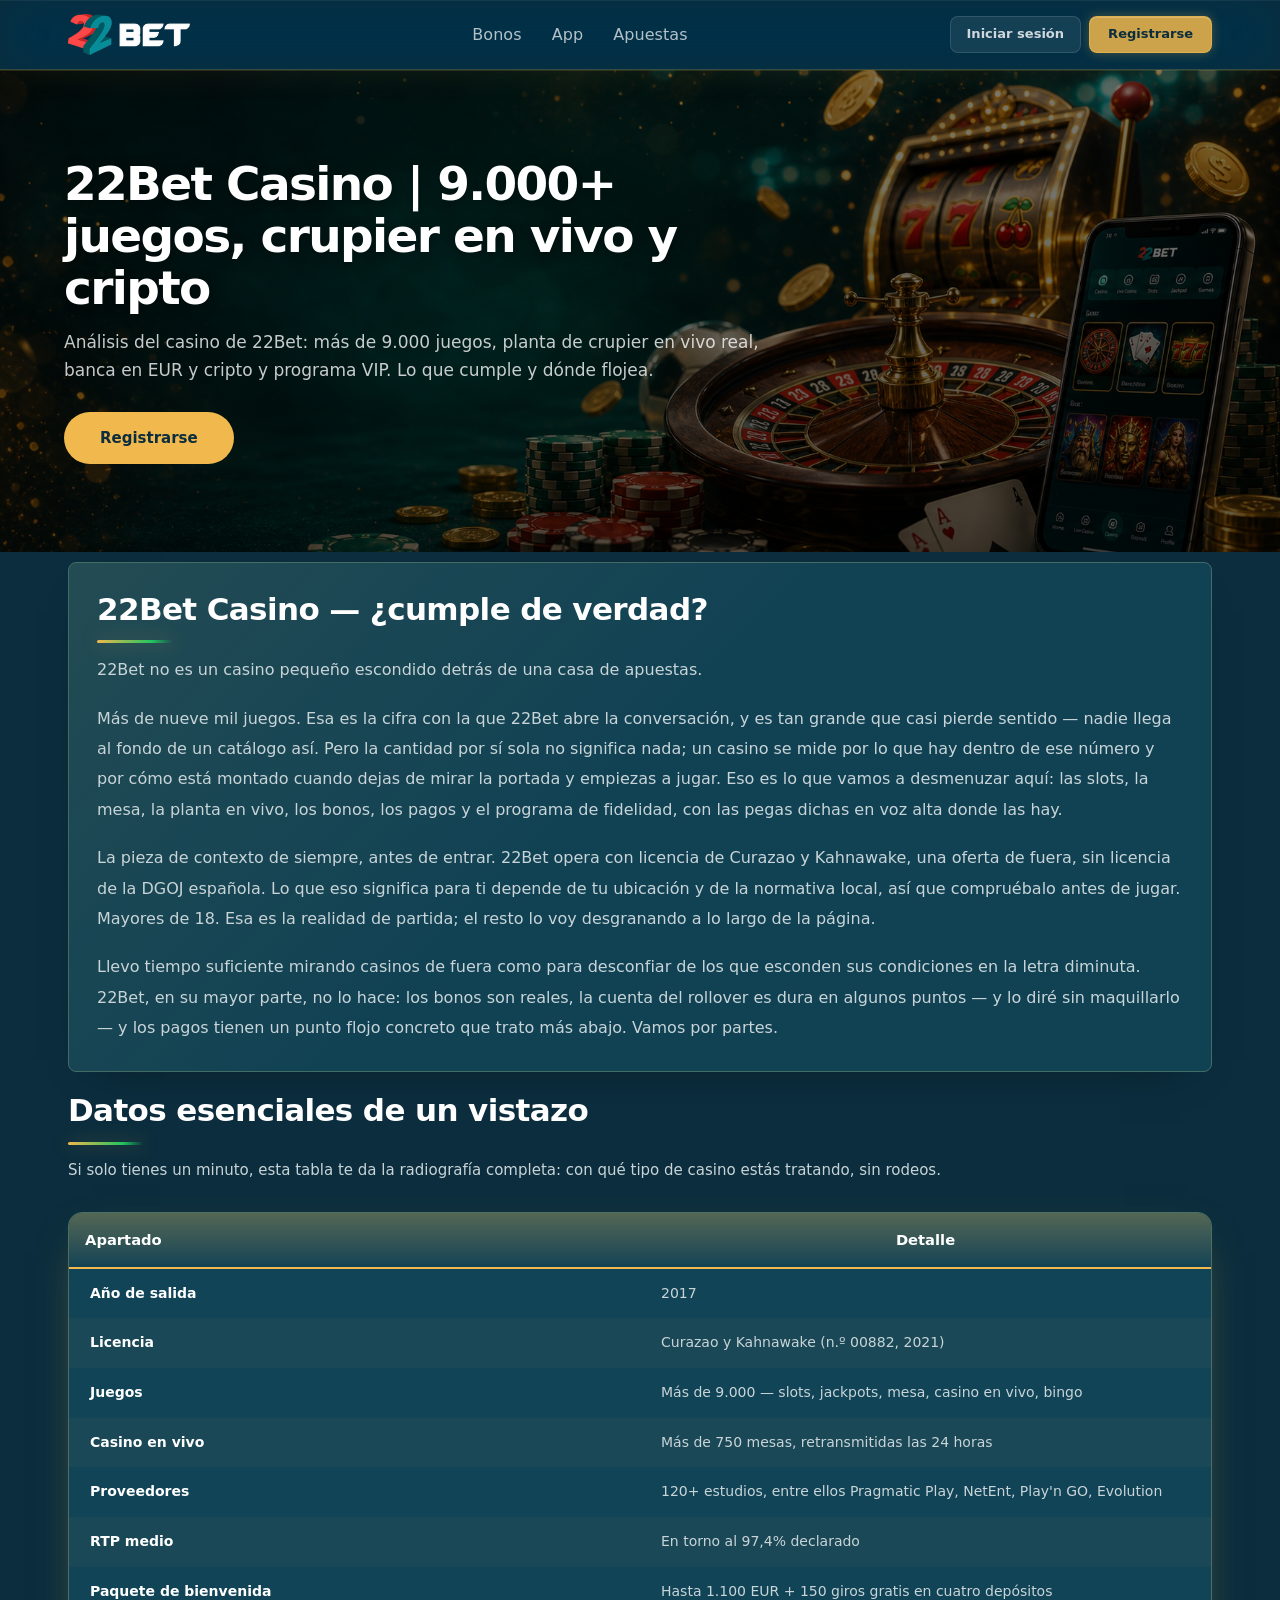
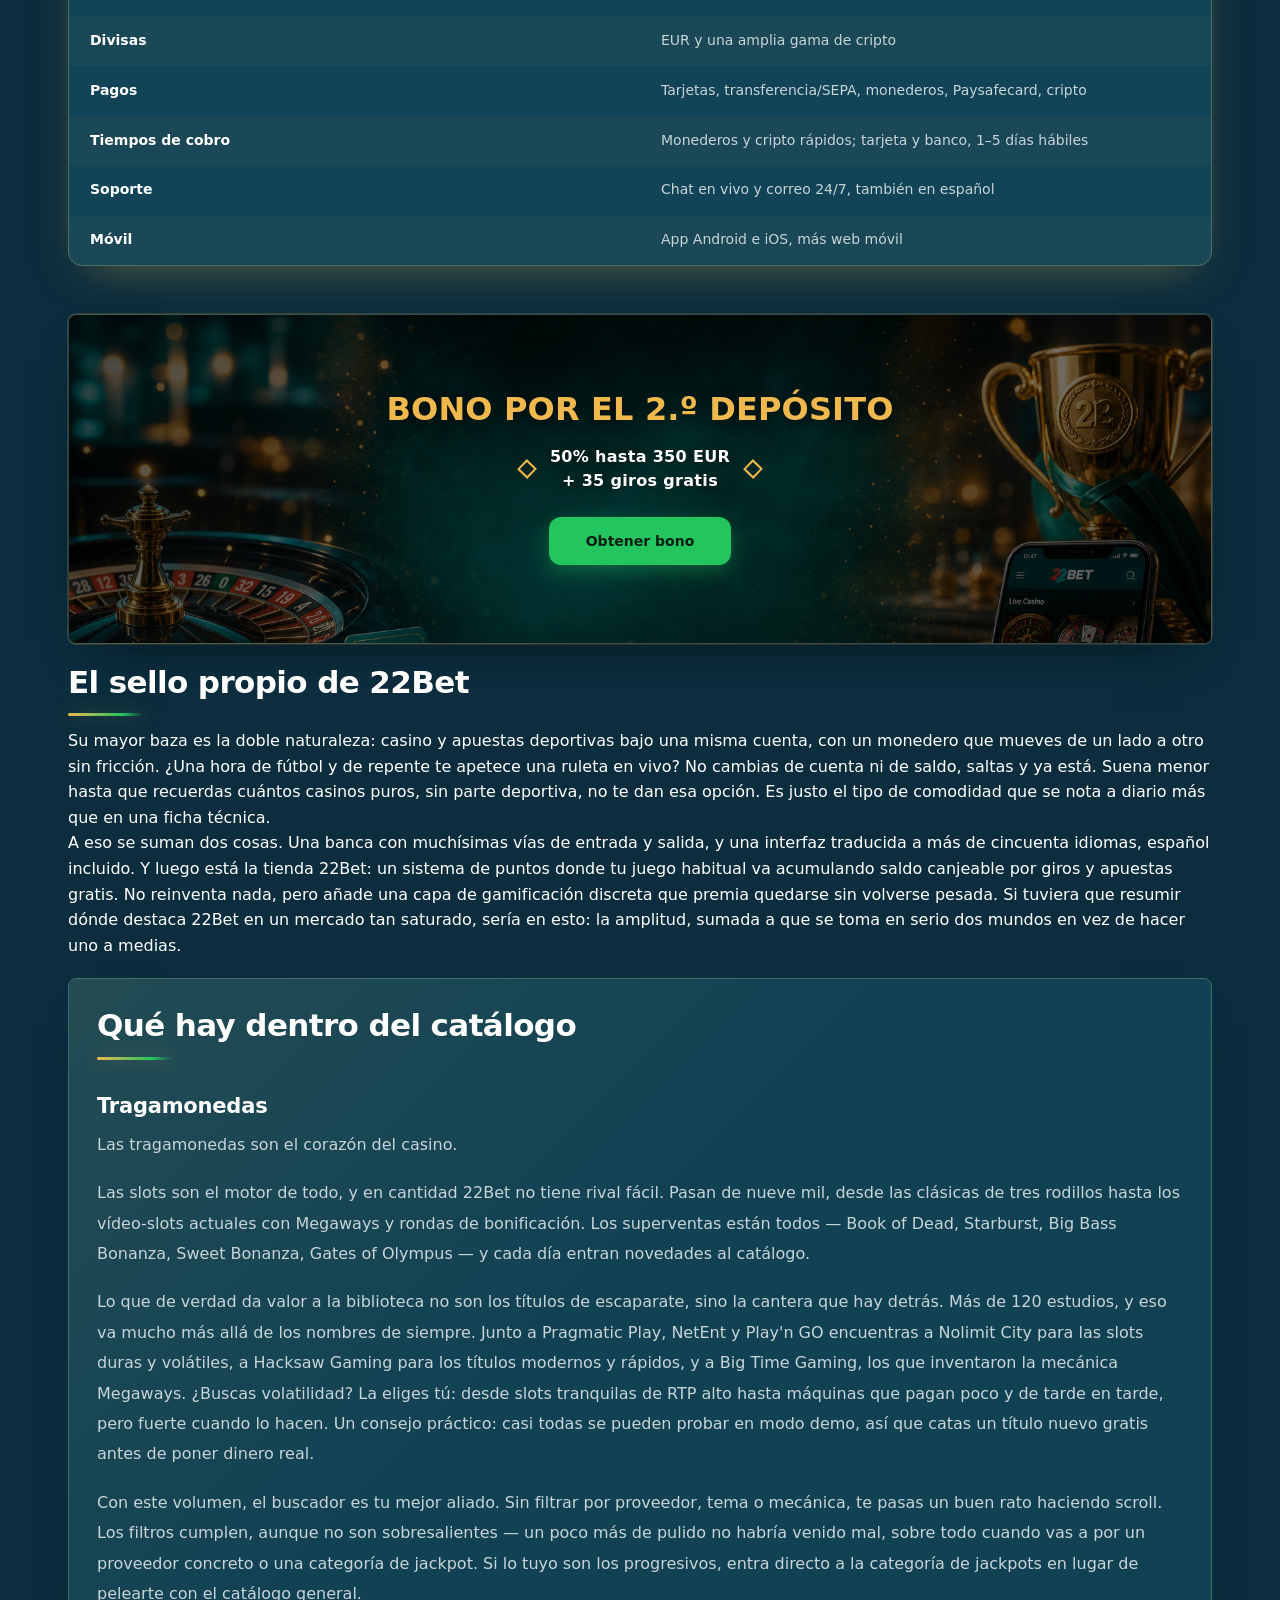
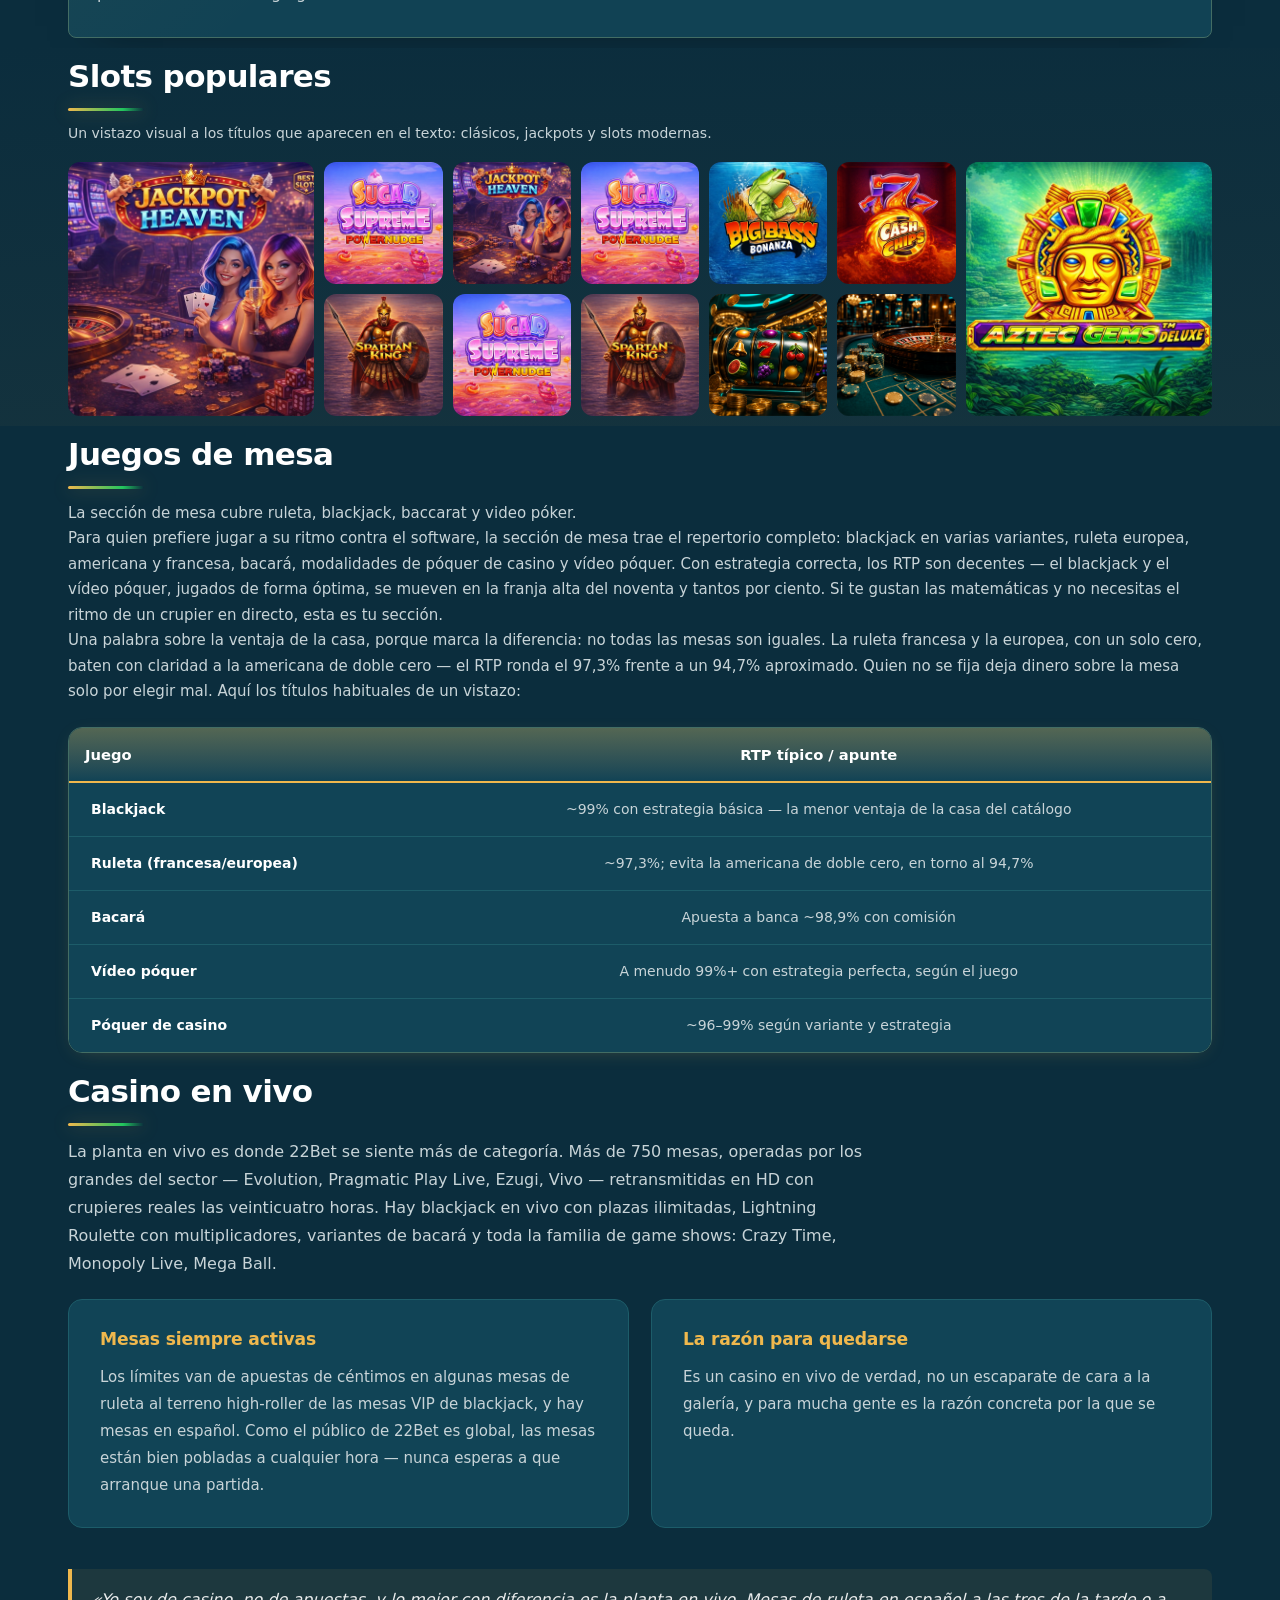
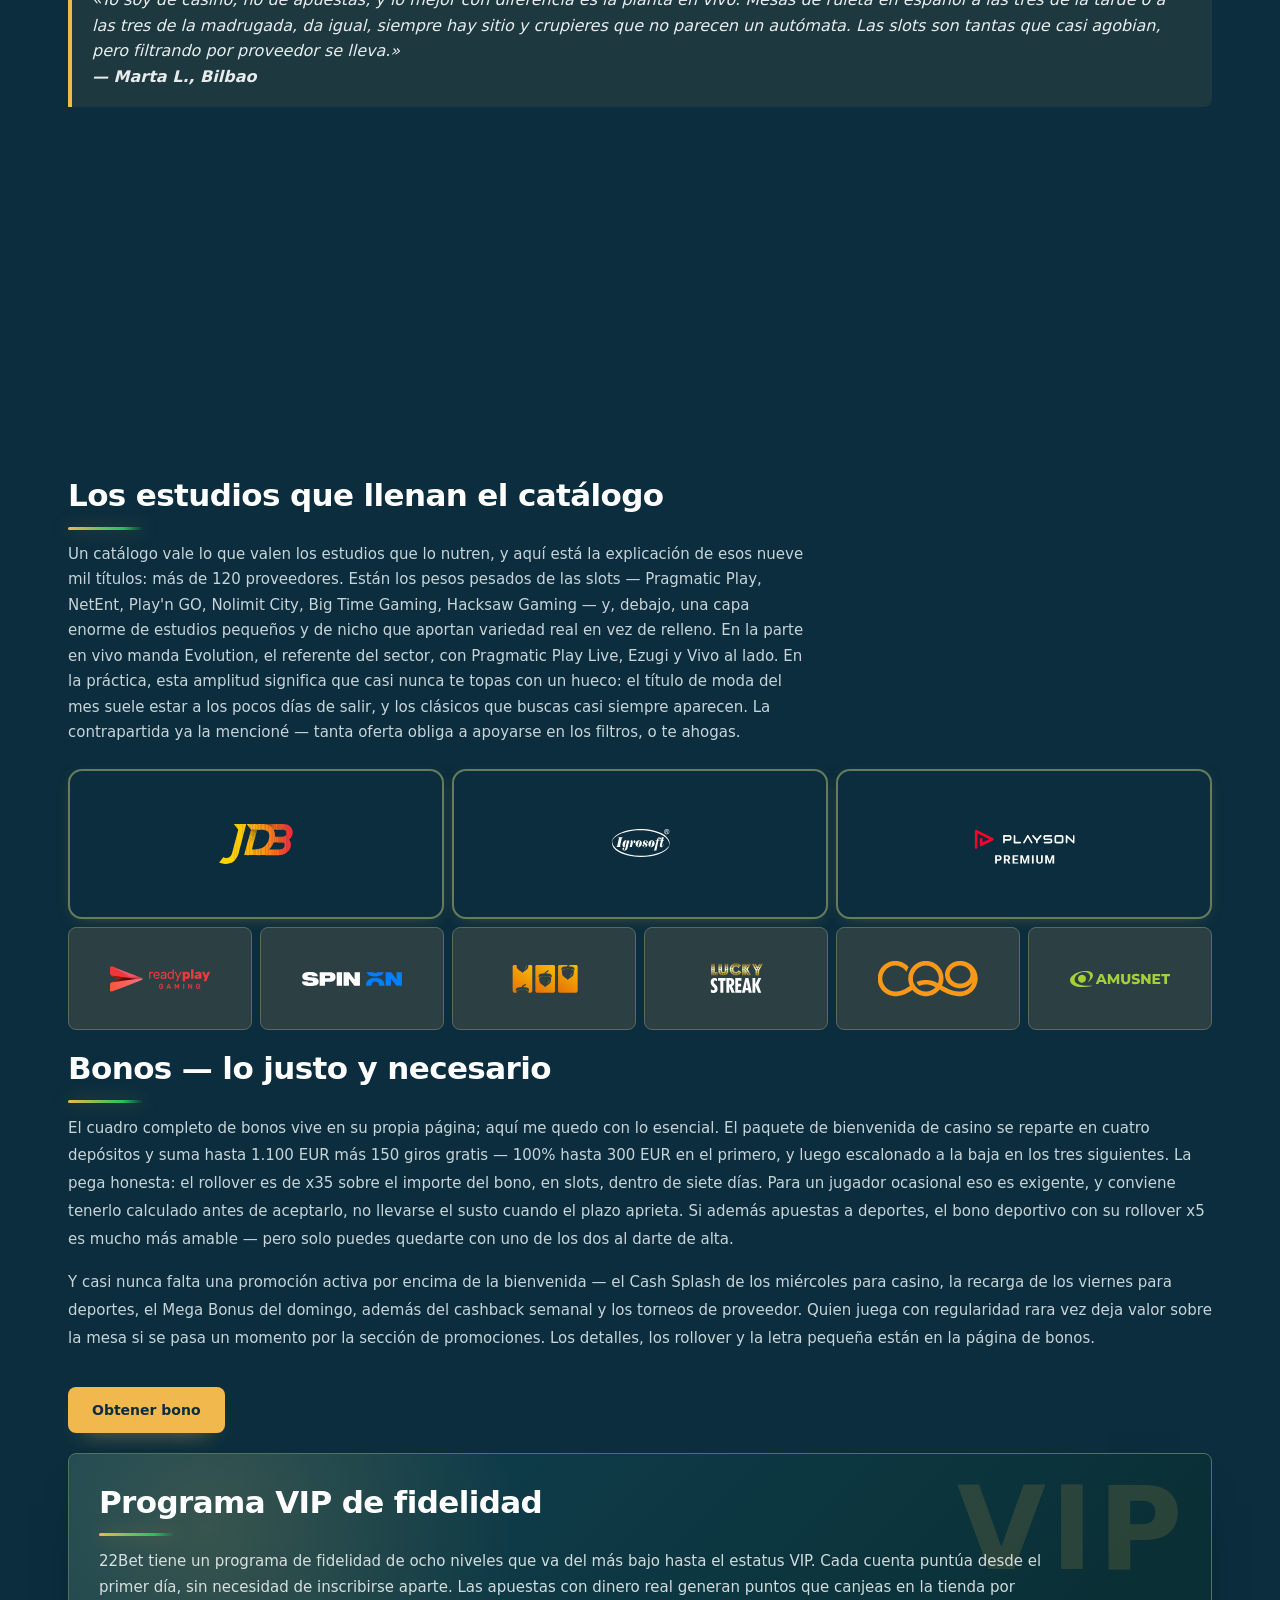
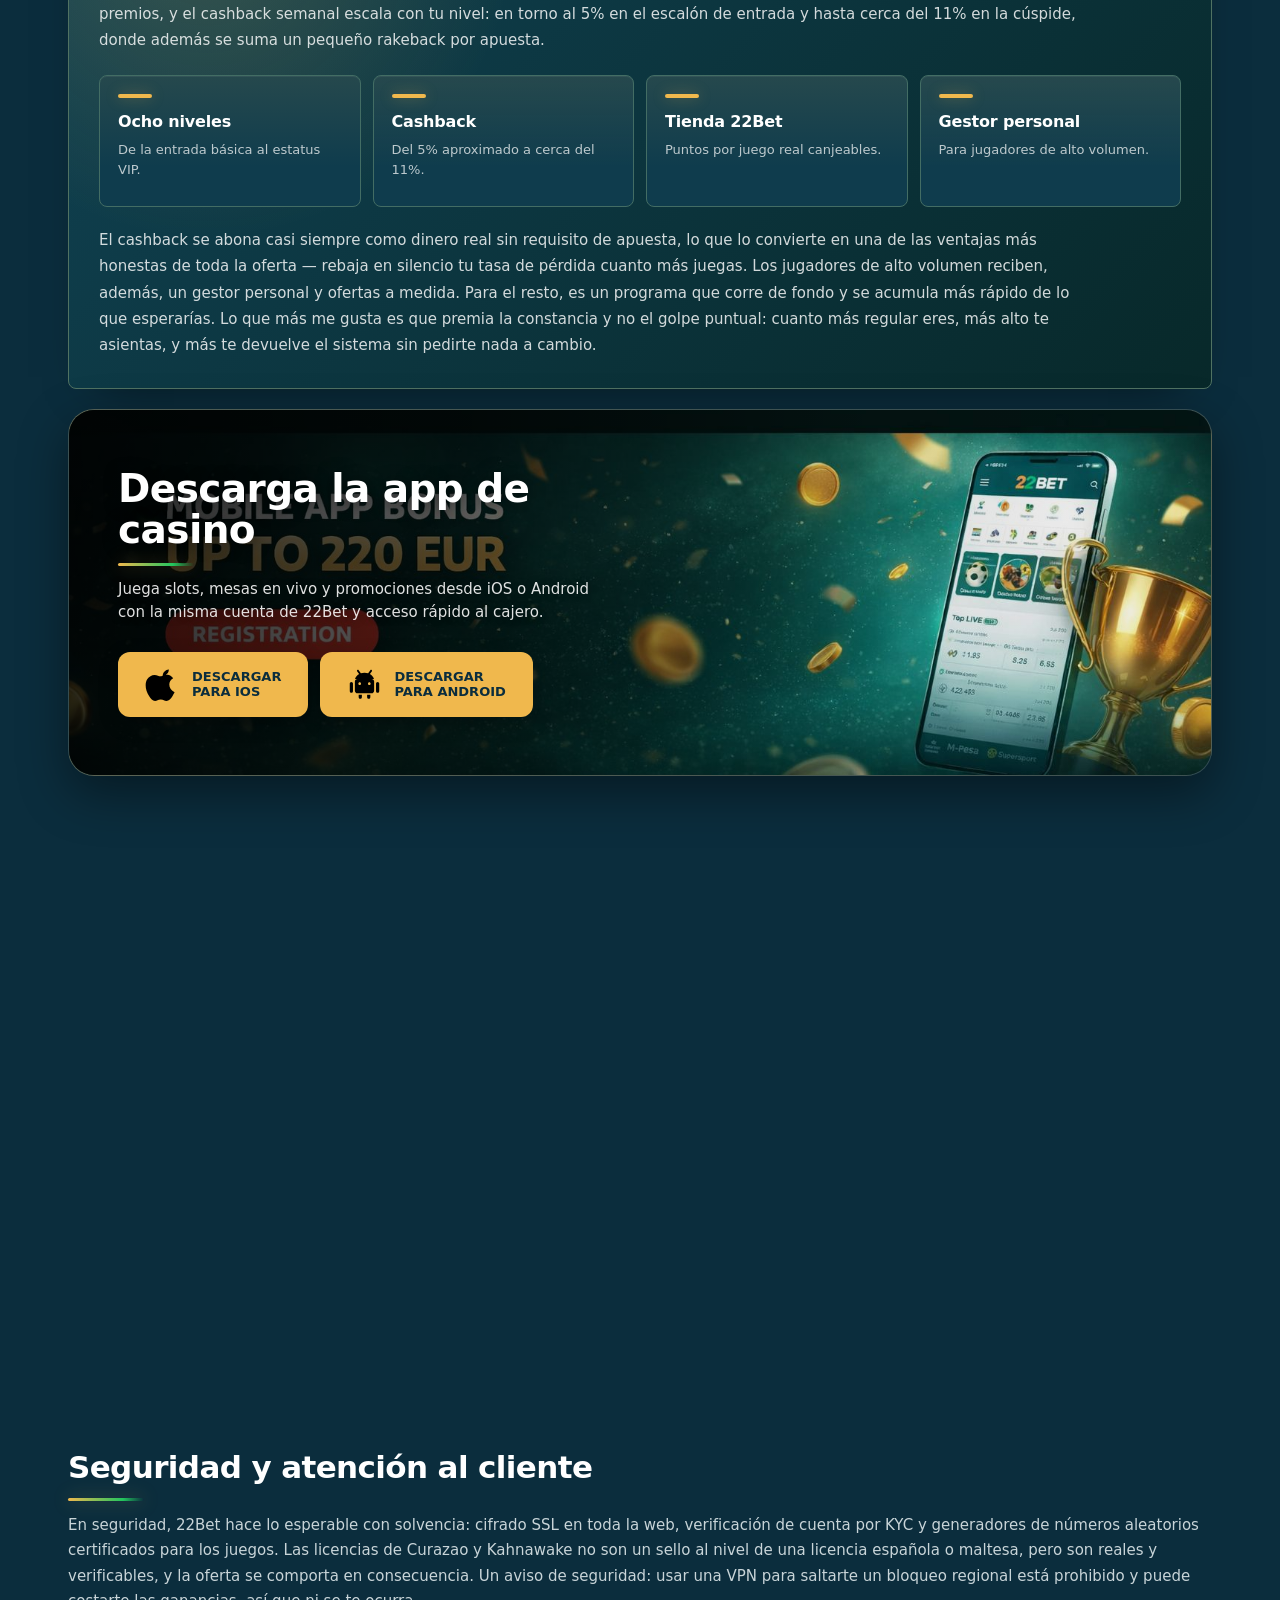
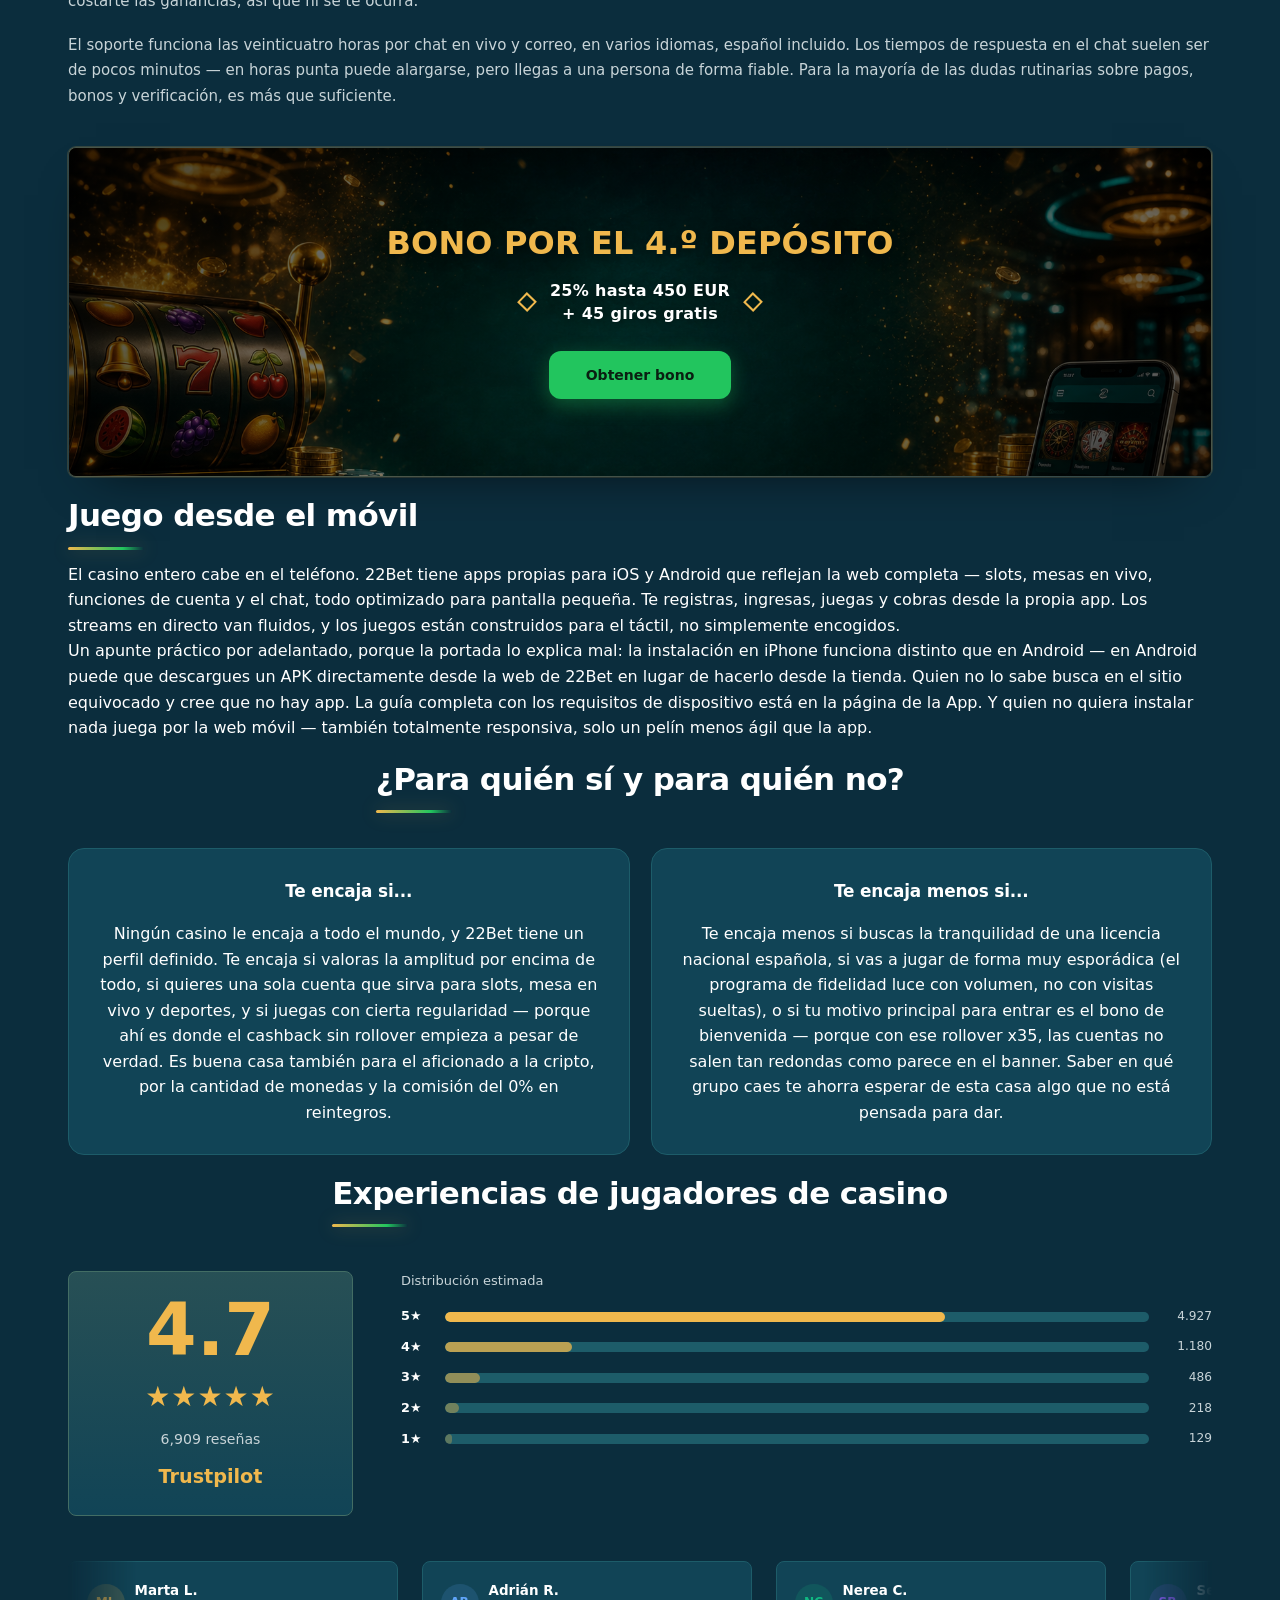
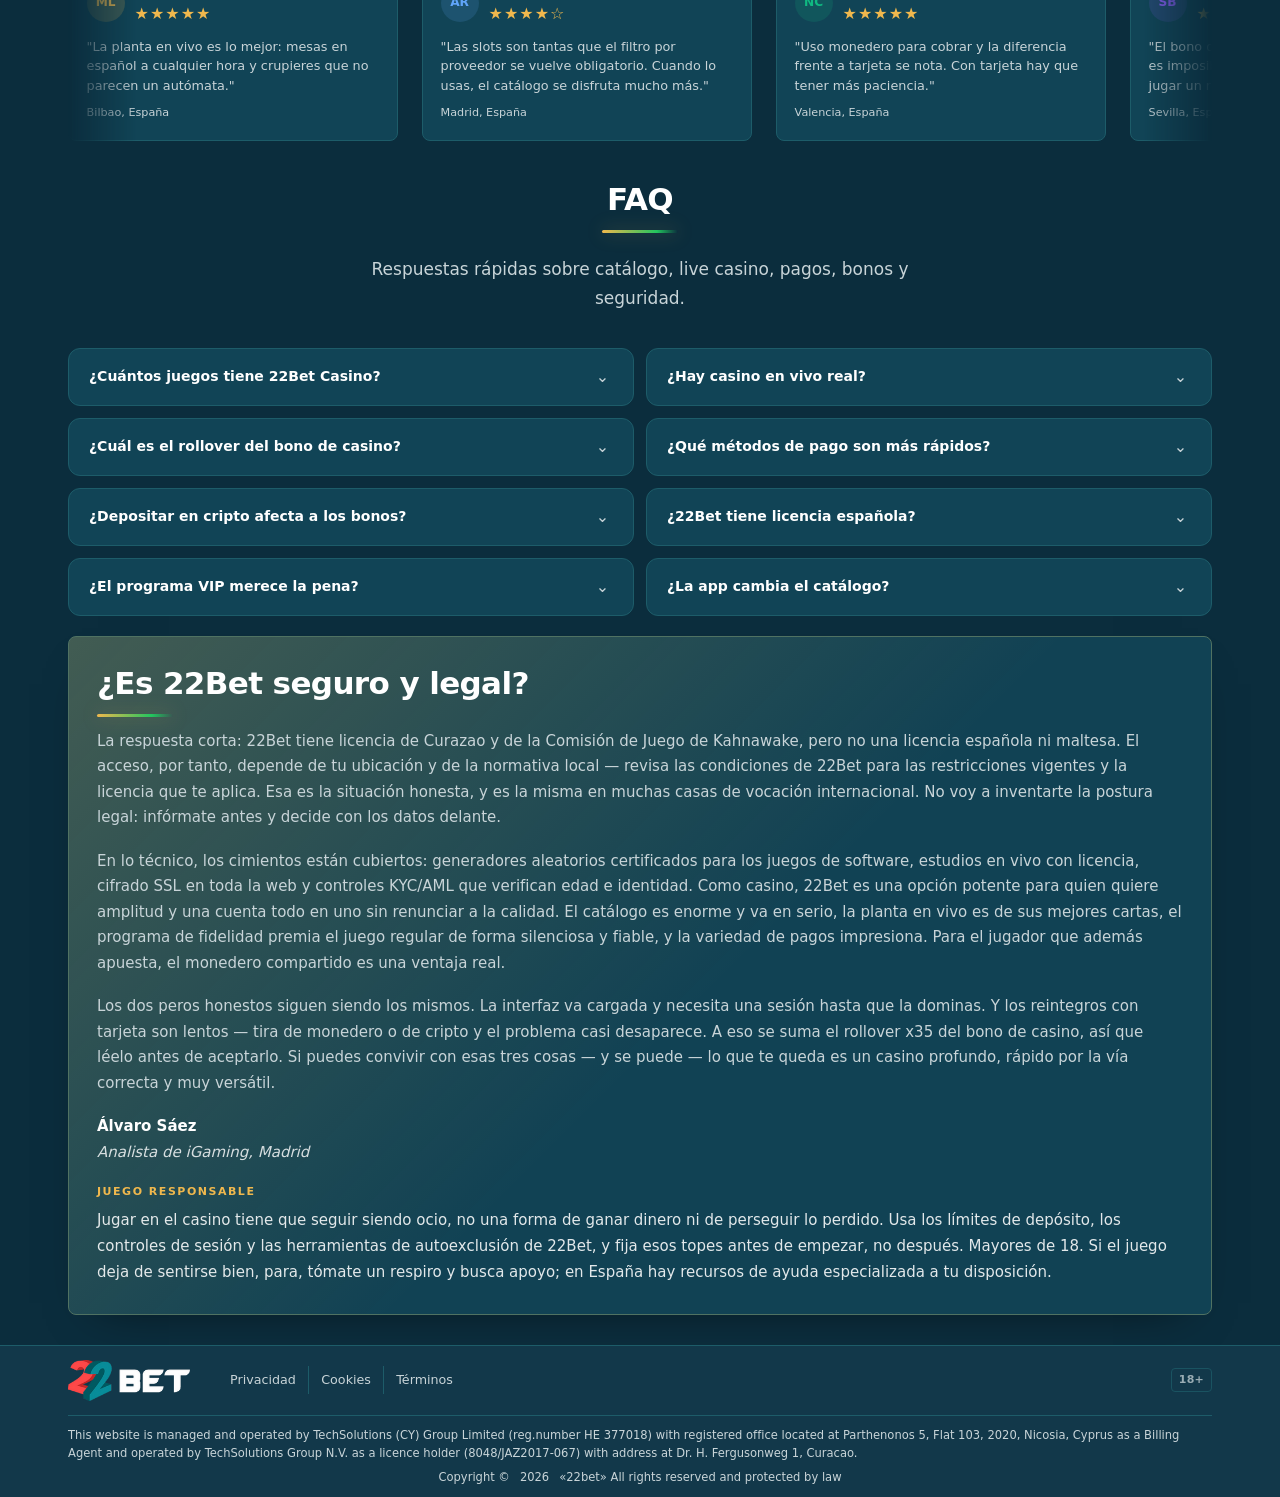
<file: casino.html>
<!DOCTYPE html>
<html lang="es">
<head>
<meta charset="UTF-8">
<meta name="viewport" content="width=device-width, initial-scale=1.0">
<title>22Bet Casino | 9.000+ juegos, crupier en vivo y cripto</title>
<meta name="description" content="Análisis del casino de 22Bet: más de 9.000 juegos, planta de crupier en vivo real, banca en EUR y cripto y programa VIP. Lo que cumple y dónde flojea.">
<link rel="icon" type="image/png" href="img/favicon.png">
<link rel="shortcut icon" type="image/png" href="img/favicon.png">
<link rel="apple-touch-icon" href="img/favicon.png">
<link rel="canonical" href="/casino.html">
<link rel="stylesheet" href="css/style-0f7ea3.css">
<link rel="stylesheet" href="css/casino.css">
<meta property="og:type" content="website">
<meta property="og:locale" content="es_ES">
<meta property="og:url" content="/casino.html">
<meta property="og:title" content="22Bet Casino | 9.000+ juegos, crupier en vivo y cripto">
<meta property="og:description" content="Análisis del casino de 22Bet: más de 9.000 juegos, planta de crupier en vivo real, banca en EUR y cripto y programa VIP. Lo que cumple y dónde flojea.">
<meta property="og:image" content="img/logo.png">
<meta name="twitter:card" content="summary_large_image">
<meta name="twitter:url" content="/casino.html">
<meta name="twitter:title" content="22Bet Casino | 9.000+ juegos, crupier en vivo y cripto">
<meta name="twitter:description" content="Análisis del casino de 22Bet: más de 9.000 juegos, planta de crupier en vivo real, banca en EUR y cripto y programa VIP. Lo que cumple y dónde flojea.">
<meta name="twitter:image" content="img/logo.png">
</head>
<body class="wf-nav-hover-8">

<div data-sticky-root class="h20_s1 wf-sticky-root" data-component="header" data-variant="header_20">
  <header class="wf-header h20_root h20_s2">
    <div class="wf-container">
      <div class="wf-header-inner">
        <a href="index.html" class="wf-logo">
          <img src="img/logo.png" alt="22BET" title="22BET" class="wf-logo-png">
        </a>
        <nav class="h20_nav">
          <a href="bonuses.html" class="wf-nav-link">Bonos</a>
          <a href="app.html" class="wf-nav-link">App</a>
          <a href="casino.html" class="wf-nav-link">Apuestas</a>
        </nav>
        <div class="h20_cta">
          <div class="h20_cta-desktop h20_s3">
            <a href="https://welcome.toptrendyinc.com/redirect.aspx?pid=31159&bid=1484&lpid=17" class="h20_btn-login">Iniciar sesión</a>
            <a href="https://welcome.toptrendyinc.com/redirect.aspx?pid=31159&bid=1484&lpid=17" class="h20_btn-register">Registrarse</a>
          </div>
          
          <button class="h20_menu-btn" data-menu-toggle aria-label="Abrir menú">
            <svg width="20" height="20" viewBox="0 0 20 20" fill="none">
              <rect y="3" width="20" height="2" rx="1" fill="currentColor"/>
              <rect y="9" width="20" height="2" rx="1" fill="currentColor"/>
              <rect y="15" width="20" height="2" rx="1" fill="currentColor"/>
            </svg>
          </button>
        </div>
      </div>
    </div>
  </header>
  <div class="wf-mobile-nav h20_s4">
    <div class="wf-container">
      <nav class="wf-nav h20_s5">
        <a href="bonuses.html" class="wf-nav-link">Bonos</a>
        <a href="app.html" class="wf-nav-link">App</a>
        <a href="casino.html" class="wf-nav-link">Apuestas</a>
      </nav>
      <div class="h20_s6">
        <a href="https://welcome.toptrendyinc.com/redirect.aspx?pid=31159&bid=1484&lpid=17" class="h20_btn-login h20_s7">Iniciar sesión</a>
        <a href="https://welcome.toptrendyinc.com/redirect.aspx?pid=31159&bid=1484&lpid=17" class="h20_btn-register h20_s7">Registrarse</a>
      </div>
    </div>
  </div>
</div>

<section class="lk22-hero es-casino-hero" role="img" aria-label="casino online 22Bet en España" style="background-image:url('img/hero/es-casino-hero-real.png');background-size:cover;background-position:center;--hi-offset:0.011;" data-component="hero_img" data-variant="hero_img_01">
  <div class="lk22-overlay"></div>
  <div class="lk22-content" data-animate>
    <div class="lk22-copy">
      <h1 class="lk22-title">22Bet Casino | 9.000+ juegos, crupier en vivo y cripto</h1>
      <p class="lk22-sub">Análisis del casino de 22Bet: más de 9.000 juegos, planta de crupier en vivo real, banca en EUR y cripto y programa VIP. Lo que cumple y dónde flojea.</p>
      <a href="https://welcome.toptrendyinc.com/redirect.aspx?pid=31159&amp;bid=1484&amp;lpid=17" class="lk22-cta">Registrarse</a>
    </div>
  </div>
</section>

<section class="wf-section-sm" data-component="text_block" data-variant="text_block_15">
  <div class="wf-container">
    <div class="ry34-wrap" data-animate>
      <h2 class="ry34-title wf-h2">22Bet Casino — ¿cumple de verdad?</h2>
      <p class="ry34-p">22Bet no es un casino pequeño escondido detrás de una casa de apuestas.</p>
      <p class="ry34-p">Más de nueve mil juegos. Esa es la cifra con la que 22Bet abre la conversación, y es tan grande que casi pierde sentido — nadie llega al fondo de un catálogo así. Pero la cantidad por sí sola no significa nada; un casino se mide por lo que hay dentro de ese número y por cómo está montado cuando dejas de mirar la portada y empiezas a jugar. Eso es lo que vamos a desmenuzar aquí: las slots, la mesa, la planta en vivo, los bonos, los pagos y el programa de fidelidad, con las pegas dichas en voz alta donde las hay.</p>
      <p class="ry34-p">La pieza de contexto de siempre, antes de entrar. 22Bet opera con licencia de Curazao y Kahnawake, una oferta de fuera, sin licencia de la DGOJ española. Lo que eso significa para ti depende de tu ubicación y de la normativa local, así que compruébalo antes de jugar. Mayores de 18. Esa es la realidad de partida; el resto lo voy desgranando a lo largo de la página.</p>
      <p class="ry34-p">Llevo tiempo suficiente mirando casinos de fuera como para desconfiar de los que esconden sus condiciones en la letra diminuta. 22Bet, en su mayor parte, no lo hace: los bonos son reales, la cuenta del rollover es dura en algunos puntos — y lo diré sin maquillarlo — y los pagos tienen un punto flojo concreto que trato más abajo. Vamos por partes.</p>
    </div>
  </div>
</section>

<section class="wf-section-sm" data-component="welcome" data-variant="welcome_02">
  <div class="wf-container">
    <div class="sz10-wrap" data-animate>
      <h2 class="wf-h2 sz10-title">Datos esenciales de un vistazo</h2>
      <p class="sz10-p">Si solo tienes un minuto, esta tabla te da la radiografía completa: con qué tipo de casino estás tratando, sin rodeos.</p>
      <div class="sz10-spec-frame">
        <table class="sz10-spec">
          <thead><tr><th scope="col">Apartado</th><th scope="col">Detalle</th></tr></thead>
          <tbody>
            <tr><th scope="row">Año de salida</th><td>2017</td></tr>
            <tr><th scope="row">Licencia</th><td>Curazao y Kahnawake (n.º 00882, 2021)</td></tr>
            <tr><th scope="row">Juegos</th><td>Más de 9.000 — slots, jackpots, mesa, casino en vivo, bingo</td></tr>
            <tr><th scope="row">Casino en vivo</th><td>Más de 750 mesas, retransmitidas las 24 horas</td></tr>
            <tr><th scope="row">Proveedores</th><td>120+ estudios, entre ellos Pragmatic Play, NetEnt, Play'n GO, Evolution</td></tr>
            <tr><th scope="row">RTP medio</th><td>En torno al 97,4% declarado</td></tr>
            <tr><th scope="row">Paquete de bienvenida</th><td>Hasta 1.100 EUR + 150 giros gratis en cuatro depósitos</td></tr>
            <tr><th scope="row">Divisas</th><td>EUR y una amplia gama de cripto</td></tr>
            <tr><th scope="row">Pagos</th><td>Tarjetas, transferencia/SEPA, monederos, Paysafecard, cripto</td></tr>
            <tr><th scope="row">Tiempos de cobro</th><td>Monederos y cripto rápidos; tarjeta y banco, 1–5 días hábiles</td></tr>
            <tr><th scope="row">Soporte</th><td>Chat en vivo y correo 24/7, también en español</td></tr>
            <tr><th scope="row">Móvil</th><td>App Android e iOS, más web móvil</td></tr>
          </tbody>
        </table>
      </div>
    </div>
  </div>
</section>

<section class="wf-section-sm" data-component="bonus_banner" data-variant="bonus_banner_05">
  <div class="wf-container">
    <div class="xl25-card" data-animate>
      <img class="xl25-bg-img" data-banner-image src="img/bonus_banner/es-casino-welcome-real.png" alt="Bono por el 2.º depósito 22Bet España" title="Bono por el 2.º depósito 22Bet España" loading="lazy">
      <div class="xl25-overlay"></div>
      <div class="xl25-content">
        <h2 class="xl25-title wf-h2">Bono por el 2.º depósito</h2>
        <div class="xl25-amount-row"><span class="xl25-diamond" aria-hidden="true"></span><span class="xl25-amount">50% hasta 350 EUR<br>+ 35 giros gratis</span><span class="xl25-diamond" aria-hidden="true"></span></div>
        <a href="https://welcome.toptrendyinc.com/redirect.aspx?pid=31159&amp;bid=1484&amp;lpid=104" class="xl25-cta">Obtener bono</a>
      </div>
    </div>
  </div>
</section>

<section class="wf-section-sm" data-component="text_block" data-variant="text_block_10">
  <div class="wf-container">
    <div class="ws77-wrap" data-animate>
      <h2 class="ws77-title wf-h2">El sello propio de 22Bet</h2>
      <p class="ws77-p">Su mayor baza es la doble naturaleza: casino y apuestas deportivas bajo una misma cuenta, con un monedero que mueves de un lado a otro sin fricción. ¿Una hora de fútbol y de repente te apetece una ruleta en vivo? No cambias de cuenta ni de saldo, saltas y ya está. Suena menor hasta que recuerdas cuántos casinos puros, sin parte deportiva, no te dan esa opción. Es justo el tipo de comodidad que se nota a diario más que en una ficha técnica.</p>
      <p class="ws77-p">A eso se suman dos cosas. Una banca con muchísimas vías de entrada y salida, y una interfaz traducida a más de cincuenta idiomas, español incluido. Y luego está la tienda 22Bet: un sistema de puntos donde tu juego habitual va acumulando saldo canjeable por giros y apuestas gratis. No reinventa nada, pero añade una capa de gamificación discreta que premia quedarse sin volverse pesada. Si tuviera que resumir dónde destaca 22Bet en un mercado tan saturado, sería en esto: la amplitud, sumada a que se toma en serio dos mundos en vez de hacer uno a medias.</p>
    </div>
  </div>
</section>

<section class="wf-section-sm" data-component="text_block" data-variant="text_block_23">
  <div class="wf-container">
    <div class="ry34-wrap" data-animate>
      <h2 class="ry34-title wf-h2">Qué hay dentro del catálogo</h2>
      <h3 class="es-casino-subtitle">Tragamonedas</h3>
      <p class="ry34-p">Las tragamonedas son el corazón del casino.</p>
      <p class="ry34-p">Las slots son el motor de todo, y en cantidad 22Bet no tiene rival fácil. Pasan de nueve mil, desde las clásicas de tres rodillos hasta los vídeo-slots actuales con Megaways y rondas de bonificación. Los superventas están todos — Book of Dead, Starburst, Big Bass Bonanza, Sweet Bonanza, Gates of Olympus — y cada día entran novedades al catálogo.</p>
      <p class="ry34-p">Lo que de verdad da valor a la biblioteca no son los títulos de escaparate, sino la cantera que hay detrás. Más de 120 estudios, y eso va mucho más allá de los nombres de siempre. Junto a Pragmatic Play, NetEnt y Play'n GO encuentras a Nolimit City para las slots duras y volátiles, a Hacksaw Gaming para los títulos modernos y rápidos, y a Big Time Gaming, los que inventaron la mecánica Megaways. ¿Buscas volatilidad? La eliges tú: desde slots tranquilas de RTP alto hasta máquinas que pagan poco y de tarde en tarde, pero fuerte cuando lo hacen. Un consejo práctico: casi todas se pueden probar en modo demo, así que catas un título nuevo gratis antes de poner dinero real.</p>
      <p class="ry34-p">Con este volumen, el buscador es tu mejor aliado. Sin filtrar por proveedor, tema o mecánica, te pasas un buen rato haciendo scroll. Los filtros cumplen, aunque no son sobresalientes — un poco más de pulido no habría venido mal, sobre todo cuando vas a por un proveedor concreto o una categoría de jackpot. Si lo tuyo son los progresivos, entra directo a la categoría de jackpots en lugar de pelearte con el catálogo general.</p>
    </div>
  </div>
</section>

<section class="wf-section-sm xg88-root" data-component="popular_games" data-variant="popular_games_05">
  <div class="wf-container">
    <div class="xg88-inner">
      <div class="xg88-head">
        <h2 class="xg88-title wf-h2">Slots populares</h2>
        <p class="xg88-sub">Un vistazo visual a los títulos que aparecen en el texto: clásicos, jackpots y slots modernas.</p>
      </div>
      <div class="xg88-grid">
        <div class="wf-mb-pg-tile"><img class="wf-mb-pg-img" src="img/popular-games/approach_002/big-bass-bonanza-slot-art-9376ac.jpg" alt="Big Bass Bonanza slot 22Bet España" title="Big Bass Bonanza" loading="lazy"></div>
        <div class="wf-mb-pg-tile"><img class="wf-mb-pg-img" src="img/popular-games/approach_002/starburst-classic-slot-0a04c4.jpg" alt="Starburst classic slot" title="Starburst" loading="lazy"></div>
        <div class="wf-mb-pg-tile"><img class="wf-mb-pg-img" src="img/popular-games/approach_002/book-of-ra-cover-art-401b18.jpg" alt="Book of Ra cover art" title="Book of Ra" loading="lazy"></div>
        <div class="wf-mb-pg-tile"><img class="wf-mb-pg-img" src="img/popular-games/approach_002/gates-of-olympus-themed-slot-12c8bc.jpg" alt="Gates of Olympus themed slot" title="Gates of Olympus" loading="lazy"></div>
        <div class="wf-mb-pg-tile"><img class="wf-mb-pg-img" src="img/popular-games/approach_002/sweet-bonanza-cover-ca701b.jpg" alt="Sweet Bonanza cover" title="Sweet Bonanza" loading="lazy"></div>
        <div class="wf-mb-pg-tile"><img class="wf-mb-pg-img" src="img/popular-games/approach_002/book-of-ra-cover-art-39b050.jpg" alt="Book of Ra classic slot" title="Book of Ra Classic" loading="lazy"></div>
        <div class="wf-mb-pg-tile"><img class="wf-mb-pg-img" src="img/popular-games/approach_002/gates-of-olympus-themed-slot-3680ef.jpg" alt="Gates of Olympus bonus slot" title="Gates of Olympus Bonus" loading="lazy"></div>
        <div class="wf-mb-pg-tile"><img class="wf-mb-pg-img" src="img/popular-games/approach_002/sweet-bonanza-cover-748ea1.jpg" alt="Sweet Bonanza candy slot" title="Sweet Bonanza Candy" loading="lazy"></div>
        <div class="wf-mb-pg-tile"><img class="wf-mb-pg-img" src="img/popular-games/approach_002/big-bass-bonanza-slot-art-2aa90d.jpg" alt="Big Bass Bonanza jackpot slot" title="Big Bass Bonanza Jackpot" loading="lazy"></div>
        <div class="wf-mb-pg-tile"><img class="wf-mb-pg-img" src="img/popular-games/approach_002/starburst-classic-slot-eab348.jpg" alt="Starburst neon slot" title="Starburst Neon" loading="lazy"></div>
        <div class="wf-mb-pg-tile"><img class="wf-mb-pg-img" src="img/popular-games/approach_002/frutas-del-tesoro-slot.png" alt="Frutas del Tesoro slot" title="Frutas del Tesoro" loading="lazy"></div>
        <div class="wf-mb-pg-tile"><img class="wf-mb-pg-img" src="img/popular-games/approach_002/ruleta-dorada-live.png" alt="Ruleta Dorada en vivo" title="Ruleta Dorada" loading="lazy"></div>
      </div>
    </div>
  </div>
</section>

<section class="wf-section-sm" data-component="tables" data-variant="tables_03">
  <div class="wf-container">
    <div class="jb66-wrap" data-animate>
      <div class="jb66-intro">
        <h2 class="jb66-title wf-h2">Juegos de mesa</h2>
        <p class="jb66-lead">La sección de mesa cubre ruleta, blackjack, baccarat y video póker.</p>
        <p class="jb66-lead">Para quien prefiere jugar a su ritmo contra el software, la sección de mesa trae el repertorio completo: blackjack en varias variantes, ruleta europea, americana y francesa, bacará, modalidades de póquer de casino y vídeo póquer. Con estrategia correcta, los RTP son decentes — el blackjack y el vídeo póquer, jugados de forma óptima, se mueven en la franja alta del noventa y tantos por ciento. Si te gustan las matemáticas y no necesitas el ritmo de un crupier en directo, esta es tu sección.</p>
        <p class="jb66-lead">Una palabra sobre la ventaja de la casa, porque marca la diferencia: no todas las mesas son iguales. La ruleta francesa y la europea, con un solo cero, baten con claridad a la americana de doble cero — el RTP ronda el 97,3% frente a un 94,7% aproximado. Quien no se fija deja dinero sobre la mesa solo por elegir mal. Aquí los títulos habituales de un vistazo:</p>
      </div>
      <div class="jb66-scroll">
        <table class="jb66-table">
          <thead><tr><th scope="col">Juego</th><th scope="col">RTP típico / apunte</th></tr></thead>
          <tbody>
            <tr><td>Blackjack</td><td>~99% con estrategia básica — la menor ventaja de la casa del catálogo</td></tr>
            <tr><td>Ruleta (francesa/europea)</td><td>~97,3%; evita la americana de doble cero, en torno al 94,7%</td></tr>
            <tr><td>Bacará</td><td>Apuesta a banca ~98,9% con comisión</td></tr>
            <tr><td>Vídeo póquer</td><td>A menudo 99%+ con estrategia perfecta, según el juego</td></tr>
            <tr><td>Póquer de casino</td><td>~96–99% según variante y estrategia</td></tr>
          </tbody>
        </table>
      </div>
    </div>
  </div>
</section>

<section class="wf-section-sm" data-component="text_block" data-variant="text_block_22">
  <div class="wf-container">
    <div class="qx63-wrap" data-animate>
      <header class="qx63-intro">
        <h2 class="qx63-title wf-h2">Casino en vivo</h2>
        <p class="qx63-lead">La planta en vivo es donde 22Bet se siente más de categoría. Más de 750 mesas, operadas por los grandes del sector — Evolution, Pragmatic Play Live, Ezugi, Vivo — retransmitidas en HD con crupieres reales las veinticuatro horas. Hay blackjack en vivo con plazas ilimitadas, Lightning Roulette con multiplicadores, variantes de bacará y toda la familia de game shows: Crazy Time, Monopoly Live, Mega Ball.</p>
      </header>
      <div class="qx63-row">
        <article class="qx63-card">
          <h3 class="qx63-h3">Mesas siempre activas</h3>
          <p class="qx63-p">Los límites van de apuestas de céntimos en algunas mesas de ruleta al terreno high-roller de las mesas VIP de blackjack, y hay mesas en español. Como el público de 22Bet es global, las mesas están bien pobladas a cualquier hora — nunca esperas a que arranque una partida.</p>
        </article>
        <article class="qx63-card">
          <h3 class="qx63-h3">La razón para quedarse</h3>
          <p class="qx63-p">Es un casino en vivo de verdad, no un escaparate de cara a la galería, y para mucha gente es la razón concreta por la que se queda.</p>
        </article>
      </div>
      <p class="qx63-quote">«Yo soy de casino, no de apuestas, y lo mejor con diferencia es la planta en vivo. Mesas de ruleta en español a las tres de la tarde o a las tres de la madrugada, da igual, siempre hay sitio y crupieres que no parecen un autómata. Las slots son tantas que casi agobian, pero filtrando por proveedor se lleva.»<br><strong>— Marta L., Bilbao</strong></p>
    </div>
  </div>
</section>
<section class="wf-section-sm" data-component="bonus_banner" data-variant="bonus_banner_05">
  <div class="wf-container">
    <div class="xl25-card" data-animate>
      <img class="xl25-bg-img" data-banner-image src="img/bonus_banner/es-casino-cashback-real.png" alt="Bono por el 3.er depósito 22Bet España" title="Bono por el 3.er depósito 22Bet España" loading="lazy">
      <div class="xl25-overlay"></div>
      <div class="xl25-content">
        <h2 class="xl25-title wf-h2">Bono por el 3.er depósito</h2>
        <div class="xl25-amount-row"><span class="xl25-diamond" aria-hidden="true"></span><span class="xl25-amount">25% hasta 400 EUR<br>+ 40 giros gratis</span><span class="xl25-diamond" aria-hidden="true"></span></div>
        <a href="https://welcome.toptrendyinc.com/redirect.aspx?pid=31159&amp;bid=1484&amp;lpid=104" class="xl25-cta">Obtener bono</a>
      </div>
    </div>
  </div>
</section>
<section class="wf-section-sm" data-component="providers" data-variant="providers_09">
  <div class="wf-container">
    <div class="xu21-wrap" data-animate>
      <header class="xu21-intro">
        <h2 class="xu21-title wf-h2">Los estudios que llenan el catálogo</h2>
        <p class="xu21-lead">Un catálogo vale lo que valen los estudios que lo nutren, y aquí está la explicación de esos nueve mil títulos: más de 120 proveedores. Están los pesos pesados de las slots — Pragmatic Play, NetEnt, Play'n GO, Nolimit City, Big Time Gaming, Hacksaw Gaming — y, debajo, una capa enorme de estudios pequeños y de nicho que aportan variedad real en vez de relleno. En la parte en vivo manda Evolution, el referente del sector, con Pragmatic Play Live, Ezugi y Vivo al lado. En la práctica, esta amplitud significa que casi nunca te topas con un hueco: el título de moda del mes suele estar a los pocos días de salir, y los clásicos que buscas casi siempre aparecen. La contrapartida ya la mencioné — tanta oferta obliga a apoyarse en los filtros, o te ahogas.</p>
      </header>
      <div class="xu21-feat-row">
        <div class="wf-mb-prov-tile"><img class="wf-mb-prov-img" src="img/providers/jdb-109535.svg" alt="JDB proveedor de casino 22Bet España" title="JDB" loading="lazy"></div>
        <div class="wf-mb-prov-tile"><img class="wf-mb-prov-img" src="img/providers/igrosoft-23f791.svg" alt="Igrosoft" title="Igrosoft" loading="lazy"></div>
        <div class="wf-mb-prov-tile"><img class="wf-mb-prov-img" src="img/providers/playson-42043e.svg" alt="Playson" title="Playson" loading="lazy"></div>
      </div>
      <div class="xu21-grid">
        <div class="wf-mb-prov-tile"><img class="wf-mb-prov-img" src="img/providers/readyplay-gaming-2bc128.svg" alt="ReadyPlay Gaming" title="ReadyPlay Gaming" loading="lazy"></div>
        <div class="wf-mb-prov-tile"><img class="wf-mb-prov-img" src="img/providers/spin-on-d653a2.svg" alt="Spin On" title="Spin On" loading="lazy"></div>
        <div class="wf-mb-prov-tile"><img class="wf-mb-prov-img" src="img/providers/3-oaks-gaming-14f1a1.svg" alt="3 Oaks Gaming" title="3 Oaks Gaming" loading="lazy"></div>
        <div class="wf-mb-prov-tile"><img class="wf-mb-prov-img" src="img/providers/lucky-streak-fa68d7.svg" alt="Lucky Streak" title="Lucky Streak" loading="lazy"></div>
        <div class="wf-mb-prov-tile"><img class="wf-mb-prov-img" src="img/providers/cq9-661177.svg" alt="CQ9" title="CQ9" loading="lazy"></div>
        <div class="wf-mb-prov-tile"><img class="wf-mb-prov-img" src="img/providers/amusnet-f84956.svg" alt="Amusnet" title="Amusnet" loading="lazy"></div>
      </div>
    </div>
  </div>
</section>

<section class="wf-section-sm" data-component="text_block" data-variant="text_block_19">
  <div class="wf-container">
    <div class="nj82-wrap" data-animate>
      <h2 class="nj82-title wf-h2">Bonos — lo justo y necesario</h2>
      <p class="nj82-p">El cuadro completo de bonos vive en su propia página; aquí me quedo con lo esencial. El paquete de bienvenida de casino se reparte en cuatro depósitos y suma hasta 1.100 EUR más 150 giros gratis — 100% hasta 300 EUR en el primero, y luego escalonado a la baja en los tres siguientes. La pega honesta: el rollover es de x35 sobre el importe del bono, en slots, dentro de siete días. Para un jugador ocasional eso es exigente, y conviene tenerlo calculado antes de aceptarlo, no llevarse el susto cuando el plazo aprieta. Si además apuestas a deportes, el bono deportivo con su rollover x5 es mucho más amable — pero solo puedes quedarte con uno de los dos al darte de alta.</p>
      <p class="nj82-p">Y casi nunca falta una promoción activa por encima de la bienvenida — el Cash Splash de los miércoles para casino, la recarga de los viernes para deportes, el Mega Bonus del domingo, además del cashback semanal y los torneos de proveedor. Quien juega con regularidad rara vez deja valor sobre la mesa si se pasa un momento por la sección de promociones. Los detalles, los rollover y la letra pequeña están en la página de bonos.</p>
      <a href="https://welcome.toptrendyinc.com/redirect.aspx?pid=31159&amp;bid=1484&amp;lpid=104" class="mn21-cta es-section-cta">Obtener bono</a>
    </div>
  </div>
</section>

<section class="wf-section-sm" data-component="vip" data-variant="vip_03">
  <div class="wf-container">
    <div class="mn21-wrap" data-animate>
      <div class="mn21-outer">
        <h2 class="wf-h2 mn21-title">Programa VIP de fidelidad</h2>
        <p class="mn21-intro">22Bet tiene un programa de fidelidad de ocho niveles que va del más bajo hasta el estatus VIP. Cada cuenta puntúa desde el primer día, sin necesidad de inscribirse aparte. Las apuestas con dinero real generan puntos que canjeas en la tienda por premios, y el cashback semanal escala con tu nivel: en torno al 5% en el escalón de entrada y hasta cerca del 11% en la cúspide, donde además se suma un pequeño rakeback por apuesta.</p>
        <div class="mn21-cards">
          <div class="mn21-card"><h3 class="mn21-card-h3">Ocho niveles</h3><p class="mn21-card-p">De la entrada básica al estatus VIP.</p></div>
          <div class="mn21-card"><h3 class="mn21-card-h3">Cashback</h3><p class="mn21-card-p">Del 5% aproximado a cerca del 11%.</p></div>
          <div class="mn21-card"><h3 class="mn21-card-h3">Tienda 22Bet</h3><p class="mn21-card-p">Puntos por juego real canjeables.</p></div>
          <div class="mn21-card"><h3 class="mn21-card-h3">Gestor personal</h3><p class="mn21-card-p">Para jugadores de alto volumen.</p></div>
        </div>
        <p class="mn21-p">El cashback se abona casi siempre como dinero real sin requisito de apuesta, lo que lo convierte en una de las ventajas más honestas de toda la oferta — rebaja en silencio tu tasa de pérdida cuanto más juegas. Los jugadores de alto volumen reciben, además, un gestor personal y ofertas a medida. Para el resto, es un programa que corre de fondo y se acumula más rápido de lo que esperarías. Lo que más me gusta es que premia la constancia y no el golpe puntual: cuanto más regular eres, más alto te asientas, y más te devuelve el sistema sin pedirte nada a cambio.</p>
      </div>
    </div>
  </div>
</section>
<section class="wf-section-sm" data-component="app_banner" data-variant="app_banner_02">
  <div class="wf-container">
  <div class="xf86-card" data-animate>
    <img class="xf86-bg-img" data-banner-image src="img/app_banner/c9011e27.jpg" alt="App móvil 22Bet España" title="App móvil 22Bet España" loading="lazy">
    <div class="xf86-overlay"></div>
    <div class="xf86-content">
      <h2 class="xf86-title wf-h2" data-slot="heading">Descarga la app de casino</h2>
      <p class="xf86-sub" data-slot="body">Juega slots, mesas en vivo y promociones desde iOS o Android con la misma cuenta de 22Bet y acceso rápido al cajero.</p>
      <div class="xf86-cta-row">
        <a href="https://welcome.toptrendyinc.com/redirect.aspx?pid=31159&bid=1484&lpid=17" class="xf86-cta" data-slot="ios_cta"><span class="app-cta-icon" aria-hidden="true"><svg viewBox="0 0 24 24" width="18" height="18"><path fill="currentColor" d="M16.3 1.8c0 1.1-.4 2.1-1.2 2.9-.8.9-1.8 1.4-2.9 1.3-.1-1.1.4-2.2 1.2-2.9.8-.8 2-1.4 3.1-1.3ZM20.3 17.2c-.5 1.2-.8 1.7-1.5 2.8-1 1.5-2.4 3.3-4.1 3.3-1.5 0-1.9-1-3.9-1s-2.5 1-3.9 1c-1.7 0-3-1.7-4-3.2-2.8-4.2-3.1-9.1-1.4-11.7 1.2-1.9 3.1-3 5-3 1.9 0 3.1 1 4 1s2.6-1.3 4.4-1.1c.8 0 3 .3 4.4 2.4-3.9 2.1-3.3 7.5.7 9.5Z"/></svg></span><span>Descargar<br>para iOS</span></a>
        <a href="https://welcome.toptrendyinc.com/redirect.aspx?pid=31159&bid=1484&lpid=17" class="xf86-cta" data-slot="android_cta"><span class="app-cta-icon" aria-hidden="true"><svg viewBox="0 0 24 24" width="18" height="18"><path fill="currentColor" d="M7.2 8.2h9.6c1 0 1.8.8 1.8 1.8v6.2c0 1-.8 1.8-1.8 1.8H7.2c-1 0-1.8-.8-1.8-1.8V10c0-1 .8-1.8 1.8-1.8Zm1.1-3.4L6.9 2.9c-.2-.3-.1-.7.2-.9.3-.2.7-.1.9.2l1.5 2.1c.8-.3 1.6-.4 2.5-.4s1.7.1 2.5.4L16 2.2c.2-.3.6-.4.9-.2.3.2.4.6.2.9l-1.4 1.9c1.4.8 2.4 2 2.8 3.5H5.5c.4-1.5 1.4-2.7 2.8-3.5ZM8.7 12.3c.5 0 .9-.4.9-.9s-.4-.9-.9-.9-.9.4-.9.9.4.9.9.9Zm6.6 0c.5 0 .9-.4.9-.9s-.4-.9-.9-.9-.9.4-.9.9.4.9.9.9ZM3 10.2c.6 0 1.1.5 1.1 1.1v5.3c0 .6-.5 1.1-1.1 1.1s-1.1-.5-1.1-1.1v-5.3c0-.6.5-1.1 1.1-1.1Zm18 0c.6 0 1.1.5 1.1 1.1v5.3c0 .6-.5 1.1-1.1 1.1s-1.1-.5-1.1-1.1v-5.3c0-.6.5-1.1 1.1-1.1ZM8 19h2.2v1.7c0 .6-.5 1.1-1.1 1.1S8 21.3 8 20.7V19Zm5.8 0H16v1.7c0 .6-.5 1.1-1.1 1.1s-1.1-.5-1.1-1.1V19Z"/></svg></span><span>Descargar<br>para Android</span></a>
      </div>
    </div>
  </div>
  </div>
</section>
<section class="wf-section-sm" data-component="tables" data-variant="tables_03">
  <div class="wf-container">
    <div class="jb66-wrap" data-animate>
      <div class="jb66-intro">
        <h2 class="jb66-title wf-h2">Ingresos y reintegros</h2>
        <p class="jb66-lead">En la banca, 22Bet despliega su amplitud. Para ingresar tienes tarjetas, transferencia y SEPA, una larga lista de monederos como Skrill, Neteller y ecoPayz, Paysafecard y más de dos docenas de criptomonedas. El depósito mínimo ronda 1 EUR, y la mayoría de los métodos acreditan al instante y sin comisión. Hasta aquí, todo bien.</p>
        <p class="jb66-lead">Y aquí está el punto flojo que adelanté arriba: no todos los reintegros van igual de rápidos. Con monederos y cripto sueles tener el dinero en minutos o en pocas horas. Con tarjeta y transferencia bancaria, la cosa puede irse a entre uno y cinco días hábiles. Si te importa la velocidad de cobro — y debería importarte — apóyate en un monedero o en cripto y deja la tarjeta solo para ingresar. No es motivo para descartar la casa, pero es donde 22Bet pide más paciencia, y es de justicia decirlo claro.</p>
      </div>
      <div class="jb66-scroll">
        <table class="jb66-table">
          <thead><tr><th scope="col">Método</th><th scope="col">Tipo</th><th scope="col">Velocidad de reintegro habitual</th></tr></thead>
          <tbody>
            <tr><td>Visa / Mastercard</td><td>Tarjeta</td><td>Lenta — de 1 a 5 días hábiles</td></tr>
            <tr><td>Skrill, Neteller, ecoPayz</td><td>Monedero</td><td>De minutos a unas horas</td></tr>
            <tr><td>Transferencia / SEPA</td><td>Banca</td><td>Hasta varios días hábiles</td></tr>
            <tr><td>Bitcoin, Ethereum, USDT y otras</td><td>Cripto</td><td>Por lo general rápida</td></tr>
          </tbody>
        </table>
      </div>
      <p class="jb66-lead es-table-after">Un apunte más: la verificación KYC suele llegar en tu primer reintegro, no al registrarte. Ten a mano un documento en vigor y un justificante de domicilio y el primer cobro saldrá sin retrasos. Y recuerda el detalle que ya señalé: ingresar en cripto desactiva los bonos de casino, así que si vas a por el paquete de bienvenida, deposita en euros.</p>
    </div>
  </div>
</section>



<section class="wf-section-sm" data-component="support" data-variant="support_05">
  <div class="wf-container">
    <div class="gs96-wrap" data-animate>
      <div class="gs96-outer">
        <h2 class="wf-h2 gs96-title">Seguridad y atención al cliente</h2>
        <p class="gs96-intro">En seguridad, 22Bet hace lo esperable con solvencia: cifrado SSL en toda la web, verificación de cuenta por KYC y generadores de números aleatorios certificados para los juegos. Las licencias de Curazao y Kahnawake no son un sello al nivel de una licencia española o maltesa, pero son reales y verificables, y la oferta se comporta en consecuencia. Un aviso de seguridad: usar una VPN para saltarte un bloqueo regional está prohibido y puede costarte las ganancias, así que ni se te ocurra.</p>
        <p class="gs96-intro">El soporte funciona las veinticuatro horas por chat en vivo y correo, en varios idiomas, español incluido. Los tiempos de respuesta en el chat suelen ser de pocos minutos — en horas punta puede alargarse, pero llegas a una persona de forma fiable. Para la mayoría de las dudas rutinarias sobre pagos, bonos y verificación, es más que suficiente.</p>
      </div>
    </div>
  </div>
</section>
<section class="wf-section-sm" data-component="bonus_banner" data-variant="bonus_banner_05">
  <div class="wf-container">
    <div class="xl25-card" data-animate>
      <img class="xl25-bg-img" data-banner-image src="img/bonus_banner/es-casino-third-deposit-real.png" alt="Bono por el 4.º depósito 22Bet España" title="Bono por el 4.º depósito 22Bet España" loading="lazy">
      <div class="xl25-overlay"></div>
      <div class="xl25-content">
        <h2 class="xl25-title wf-h2">Bono por el 4.º depósito</h2>
        <div class="xl25-amount-row"><span class="xl25-diamond" aria-hidden="true"></span><span class="xl25-amount">25% hasta 450 EUR<br>+ 45 giros gratis</span><span class="xl25-diamond" aria-hidden="true"></span></div>
        <a href="https://welcome.toptrendyinc.com/redirect.aspx?pid=31159&amp;bid=1484&amp;lpid=104" class="xl25-cta">Obtener bono</a>
      </div>
    </div>
  </div>
</section>


<section class="wf-section-sm" data-component="text_block" data-variant="text_block_10">
  <div class="wf-container">
    <div class="ws77-wrap" data-animate>
      <h2 class="ws77-title wf-h2">Juego desde el móvil</h2>
      <p class="ws77-p">El casino entero cabe en el teléfono. 22Bet tiene apps propias para iOS y Android que reflejan la web completa — slots, mesas en vivo, funciones de cuenta y el chat, todo optimizado para pantalla pequeña. Te registras, ingresas, juegas y cobras desde la propia app. Los streams en directo van fluidos, y los juegos están construidos para el táctil, no simplemente encogidos.</p>
      <p class="ws77-p">Un apunte práctico por adelantado, porque la portada lo explica mal: la instalación en iPhone funciona distinto que en Android — en Android puede que descargues un APK directamente desde la web de 22Bet en lugar de hacerlo desde la tienda. Quien no lo sabe busca en el sitio equivocado y cree que no hay app. La guía completa con los requisitos de dispositivo está en la página de la App. Y quien no quiera instalar nada juega por la web móvil — también totalmente responsiva, solo un pelín menos ágil que la app.</p>
    </div>
  </div>
</section>



<section class="wf-section-sm" data-component="pros_cons" data-variant="pros_cons_02">
  <div class="wf-container">
    <div class="vg20-wrap" data-animate>
      <header class="vg20-intro">
        <h2 class="vg20-title wf-h2">¿Para quién sí y para quién no?</h2>
      </header>
      <div class="vg20-row">
        <aside class="vg20-col vg20-col-pro">
          <h3 class="vg20-h3">Te encaja si...</h3>
          <p class="vg20-copy">Ningún casino le encaja a todo el mundo, y 22Bet tiene un perfil definido. Te encaja si valoras la amplitud por encima de todo, si quieres una sola cuenta que sirva para slots, mesa en vivo y deportes, y si juegas con cierta regularidad — porque ahí es donde el cashback sin rollover empieza a pesar de verdad. Es buena casa también para el aficionado a la cripto, por la cantidad de monedas y la comisión del 0% en reintegros.</p>
        </aside>
        <aside class="vg20-col vg20-col-con">
          <h3 class="vg20-h3">Te encaja menos si...</h3>
          <p class="vg20-copy">Te encaja menos si buscas la tranquilidad de una licencia nacional española, si vas a jugar de forma muy esporádica (el programa de fidelidad luce con volumen, no con visitas sueltas), o si tu motivo principal para entrar es el bono de bienvenida — porque con ese rollover x35, las cuentas no salen tan redondas como parece en el banner. Saber en qué grupo caes te ahorra esperar de esta casa algo que no está pensada para dar.</p>
        </aside>
      </div>
    </div>
  </div>
</section>

<section class="wf-section" data-component="testimonials" data-variant="testimonials_03">
  <div class="wf-container">
    <div class="zq43-header" data-animate>
      <h2 class="wf-h2">Experiencias de jugadores de casino</h2>
    </div>
    <div class="zq43-layout" data-animate>
      <div class="zq43-score-block"><div class="zq43-big-score">4.7</div><div class="zq43-tp-stars">★★★★★</div><div class="zq43-tp-label"><span data-counter="6940">6.940</span> reseñas</div><div class="zq43-tp-logo">Trustpilot</div></div>
      <div><p class="wf-small wf-text-muted zq43-s1">Distribución estimada</p><div class="zq43-bars"><div class="zq43-bar-row"><span class="zq43-bar-label">5★</span><div class="zq43-bar-track"><div class="zq43-bar-fill" style="width:71%"></div></div><span class="zq43-bar-count">4.927</span></div><div class="zq43-bar-row"><span class="zq43-bar-label">4★</span><div class="zq43-bar-track"><div class="zq43-bar-fill zq43-s2"></div></div><span class="zq43-bar-count">1.180</span></div><div class="zq43-bar-row"><span class="zq43-bar-label">3★</span><div class="zq43-bar-track"><div class="zq43-bar-fill zq43-s3"></div></div><span class="zq43-bar-count">486</span></div><div class="zq43-bar-row"><span class="zq43-bar-label">2★</span><div class="zq43-bar-track"><div class="zq43-bar-fill zq43-s4"></div></div><span class="zq43-bar-count">218</span></div><div class="zq43-bar-row"><span class="zq43-bar-label">1★</span><div class="zq43-bar-track"><div class="zq43-bar-fill zq43-s5"></div></div><span class="zq43-bar-count">129</span></div></div></div>
    </div>
    <div class="zq43-reviews-grid" data-animate>
      <div class="zq43-review-card" data-slot-group="testimonial[0]"><div class="zq43-rc-top"><div class="zq43-rc-avatar">ML</div><div><div class="zq43-rc-name">Marta L.</div><div class="zq43-rc-stars">★★★★★</div></div></div><p class="zq43-rc-text">"La planta en vivo es lo mejor: mesas en español a cualquier hora y crupieres que no parecen un autómata."</p><div class="zq43-rc-date">Bilbao, España</div></div>
      <div class="zq43-review-card" data-slot-group="testimonial[1]"><div class="zq43-rc-top"><div class="zq43-rc-avatar zq43-s6">AR</div><div><div class="zq43-rc-name">Adrián R.</div><div class="zq43-rc-stars">★★★★☆</div></div></div><p class="zq43-rc-text">"Las slots son tantas que el filtro por proveedor se vuelve obligatorio. Cuando lo usas, el catálogo se disfruta mucho más."</p><div class="zq43-rc-date">Madrid, España</div></div>
      <div class="zq43-review-card" data-slot-group="testimonial[2]"><div class="zq43-rc-top"><div class="zq43-rc-avatar zq43-s7">NC</div><div><div class="zq43-rc-name">Nerea C.</div><div class="zq43-rc-stars">★★★★★</div></div></div><p class="zq43-rc-text">"Uso monedero para cobrar y la diferencia frente a tarjeta se nota. Con tarjeta hay que tener más paciencia."</p><div class="zq43-rc-date">Valencia, España</div></div>
      <div class="zq43-review-card" data-slot-group="testimonial[3]"><div class="zq43-rc-top"><div class="zq43-rc-avatar zq43-s8">SB</div><div><div class="zq43-rc-name">Sergio B.</div><div class="zq43-rc-stars">★★★★☆</div></div></div><p class="zq43-rc-text">"El bono de casino hay que calcularlo. x35 no es imposible, pero no lo cogería si solo vas a jugar un rato."</p><div class="zq43-rc-date">Sevilla, España</div></div>
      <div class="zq43-review-card" data-slot-group="testimonial[4]"><div class="zq43-rc-top"><div class="zq43-rc-avatar">LF</div><div><div class="zq43-rc-name">Lucía F.</div><div class="zq43-rc-stars">★★★★★</div></div></div><p class="zq43-rc-text">"Me gusta que casino y deportes compartan cuenta. Entro por fútbol y termino con una ruleta en vivo sin mover saldo."</p><div class="zq43-rc-date">A Coruña, España</div></div>
      <div class="zq43-review-card" data-slot-group="testimonial[5]"><div class="zq43-rc-top"><div class="zq43-rc-avatar zq43-s6">IV</div><div><div class="zq43-rc-name">Iván V.</div><div class="zq43-rc-stars">★★★★☆</div></div></div><p class="zq43-rc-text">"El VIP se nota si juegas cada semana. El cashback no hace ruido, pero a largo plazo ayuda."</p><div class="zq43-rc-date">Zaragoza, España</div></div>
      <div class="zq43-review-card" data-slot-group="testimonial[6]"><div class="zq43-rc-top"><div class="zq43-rc-avatar zq43-s7">CM</div><div><div class="zq43-rc-name">Carmen M.</div><div class="zq43-rc-stars">★★★★★</div></div></div><p class="zq43-rc-text">"La web móvil responde bien. La app es más ágil, pero no instalar nada también funciona."</p><div class="zq43-rc-date">Málaga, España</div></div>
      <div class="zq43-review-card" aria-hidden="true"><div class="zq43-rc-top"><div class="zq43-rc-avatar">ML</div><div><div class="zq43-rc-name">Marta L.</div><div class="zq43-rc-stars">★★★★★</div></div></div><p class="zq43-rc-text">"La planta en vivo es lo mejor: mesas en español a cualquier hora y crupieres que no parecen un autómata."</p><div class="zq43-rc-date">Bilbao, España</div></div>
      <div class="zq43-review-card" aria-hidden="true"><div class="zq43-rc-top"><div class="zq43-rc-avatar zq43-s6">AR</div><div><div class="zq43-rc-name">Adrián R.</div><div class="zq43-rc-stars">★★★★☆</div></div></div><p class="zq43-rc-text">"Las slots son tantas que el filtro por proveedor se vuelve obligatorio. Cuando lo usas, el catálogo se disfruta mucho más."</p><div class="zq43-rc-date">Madrid, España</div></div>
    </div>
  </div>
</section>

<section class="wf-section-sm" data-component="faq" data-variant="faq_03">
  <div class="wf-container">
    <div class="sf50-header" data-animate>

      <h2 class="wf-h2 sf50-title">FAQ</h2>
      <p class="wf-lead sf50-lead">Respuestas rápidas sobre catálogo, live casino, pagos, bonos y seguridad.</p>
    </div>
    <div class="sf50-grid" data-animate>
      <details class="sf50-item"><summary class="sf50-q"><span class="sf50-qtext">¿Cuántos juegos tiene 22Bet Casino?</span><span class="sf50-chevron">⌄</span></summary><div class="sf50-body">El documento habla de más de 9.000 juegos entre slots, jackpots, mesa, casino en vivo y bingo.</div></details>
      <details class="sf50-item"><summary class="sf50-q"><span class="sf50-qtext">¿Hay casino en vivo real?</span><span class="sf50-chevron">⌄</span></summary><div class="sf50-body">Sí. La página destaca más de 750 mesas en vivo, crupieres reales, retransmisión HD y mesas en español.</div></details>
      <details class="sf50-item"><summary class="sf50-q"><span class="sf50-qtext">¿Cuál es el rollover del bono de casino?</span><span class="sf50-chevron">⌄</span></summary><div class="sf50-body">El paquete de bienvenida de casino tiene rollover x35 sobre el importe del bono, en slots, dentro de siete días.</div></details>
      <details class="sf50-item"><summary class="sf50-q"><span class="sf50-qtext">¿Qué métodos de pago son más rápidos?</span><span class="sf50-chevron">⌄</span></summary><div class="sf50-body">Monederos y cripto suelen ser rápidos; tarjeta y transferencia pueden tardar entre 1 y 5 días hábiles.</div></details>
      <details class="sf50-item"><summary class="sf50-q"><span class="sf50-qtext">¿Depositar en cripto afecta a los bonos?</span><span class="sf50-chevron">⌄</span></summary><div class="sf50-body">Sí. Si vas a por el paquete de bienvenida, el texto recomienda depositar en euros porque ingresar en cripto desactiva los bonos de casino.</div></details>
      <details class="sf50-item"><summary class="sf50-q"><span class="sf50-qtext">¿22Bet tiene licencia española?</span><span class="sf50-chevron">⌄</span></summary><div class="sf50-body">No. Opera con Curazao y Kahnawake, sin licencia DGOJ española. La situación depende de tu ubicación y normativa local.</div></details>
      <details class="sf50-item"><summary class="sf50-q"><span class="sf50-qtext">¿El programa VIP merece la pena?</span><span class="sf50-chevron">⌄</span></summary><div class="sf50-body">Tiene sentido para juego regular: puntos, tienda, cashback creciente y ventajas para volumen alto.</div></details>
      <details class="sf50-item"><summary class="sf50-q"><span class="sf50-qtext">¿La app cambia el catálogo?</span><span class="sf50-chevron">⌄</span></summary><div class="sf50-body">No. El texto indica que la app refleja la web completa: slots, mesas en vivo, cuenta y chat.</div></details>
    </div>
  </div>
</section>

<section class="wf-section-sm es-final-section" data-component="text_block" data-variant="text_block_09">
  <div class="wf-container">
    <div class="gs96-wrap" data-animate>
      <div class="gs96-card es-casino-final">
        <div>
          <h2 class="wf-h2">¿Es 22Bet seguro y legal?</h2>
          <p class="gs96-intro">La respuesta corta: 22Bet tiene licencia de Curazao y de la Comisión de Juego de Kahnawake, pero no una licencia española ni maltesa. El acceso, por tanto, depende de tu ubicación y de la normativa local — revisa las condiciones de 22Bet para las restricciones vigentes y la licencia que te aplica. Esa es la situación honesta, y es la misma en muchas casas de vocación internacional. No voy a inventarte la postura legal: infórmate antes y decide con los datos delante.</p>
          <p class="gs96-intro">En lo técnico, los cimientos están cubiertos: generadores aleatorios certificados para los juegos de software, estudios en vivo con licencia, cifrado SSL en toda la web y controles KYC/AML que verifican edad e identidad. Como casino, 22Bet es una opción potente para quien quiere amplitud y una cuenta todo en uno sin renunciar a la calidad. El catálogo es enorme y va en serio, la planta en vivo es de sus mejores cartas, el programa de fidelidad premia el juego regular de forma silenciosa y fiable, y la variedad de pagos impresiona. Para el jugador que además apuesta, el monedero compartido es una ventaja real.</p>
          <p class="gs96-intro">Los dos peros honestos siguen siendo los mismos. La interfaz va cargada y necesita una sesión hasta que la dominas. Y los reintegros con tarjeta son lentos — tira de monedero o de cripto y el problema casi desaparece. A eso se suma el rollover x35 del bono de casino, así que léelo antes de aceptarlo. Si puedes convivir con esas tres cosas — y se puede — lo que te queda es un casino profundo, rápido por la vía correcta y muy versátil.</p>
          <p class="gs96-intro es-author"><strong>Álvaro Sáez</strong><br><em>Analista de iGaming, Madrid</em></p>
        </div>
        <aside class="gs96-side">
          <p class="gs96-eyebrow">Juego responsable</p>
          <p class="gs96-card-p">Jugar en el casino tiene que seguir siendo ocio, no una forma de ganar dinero ni de perseguir lo perdido. Usa los límites de depósito, los controles de sesión y las herramientas de autoexclusión de 22Bet, y fija esos topes antes de empezar, no después. Mayores de 18. Si el juego deja de sentirse bien, para, tómate un respiro y busca apoyo; en España hay recursos de ayuda especializada a tu disposición.</p>
        </aside>
      </div>
    </div>
  </div>
</section>

<footer class="ft12_footer" data-component="footer" data-variant="footer_12">
  <div class="wf-container">
    <div class="ft12_top">
      <a href="index.html" class="wf-logo">
        <img src="img/logo.png" alt="22Bet" title="22Bet" class="wf-logo-png">
      </a>
      <nav class="ft12_nav">
        <a href="privacy.html" class="wf-footer-link">Privacidad</a>
        <a href="cookie-policy.html" class="wf-footer-link">Cookies</a>
        <a href="terms.html" class="wf-footer-link">Términos</a>
      </nav>
      <div class="ft12_badge_row">
        <span class="wf-badge-age" data-slot="label">18+</span>
      </div>
    </div>
    <div class="ft12_bottom es-footer-copy">
      <span class="ft12_legal">This website is managed and operated by TechSolutions (CY) Group Limited (reg.number HE 377018) with registered office located at Parthenonos 5, Flat 103, 2020, Nicosia, Cyprus as a Billing Agent and operated by TechSolutions Group N.V. as a licence holder (8048/JAZ2017-067) with address at Dr. H. Fergusonweg 1, Curacao.</span>
      <span class="ft12_legal">Copyright © <span data-current-year>2026</span> «22bet» All rights reserved and protected by law</span>
    </div>
  </div>
</footer>

<script>
(() => {
  document.querySelectorAll('[data-current-year]').forEach((node) => {
    node.textContent = new Date().getFullYear();
  });

  const origin = window.location.origin;
  const path = window.location.pathname;
  const faq = [
    ['¿Cuántos juegos tiene 22Bet Casino?', 'Más de 9.000 juegos entre slots, jackpots, mesa, casino en vivo y bingo.'],
    ['¿Hay casino en vivo real?', 'Sí, con más de 750 mesas, crupieres reales, retransmisión HD y mesas en español.'],
    ['¿Cuál es el rollover del bono de casino?', 'El paquete de bienvenida de casino tiene rollover x35 sobre el importe del bono, en slots, dentro de siete días.'],
    ['¿Qué métodos de pago son más rápidos?', 'Monederos y cripto suelen ser rápidos; tarjeta y transferencia pueden tardar entre 1 y 5 días hábiles.'],
    ['¿Depositar en cripto afecta a los bonos?', 'Sí. Para el paquete de bienvenida, el texto recomienda depositar en euros.'],
    ['¿22Bet tiene licencia española?', 'No. Opera con Curazao y Kahnawake, sin licencia DGOJ española.'],
    ['¿El programa VIP merece la pena?', 'Tiene sentido para juego regular: puntos, tienda, cashback creciente y ventajas por volumen.'],
    ['¿La app cambia el catálogo?', 'No. La app refleja la web completa: slots, mesas en vivo, cuenta y chat.']
  ];
  const reviews = [
    ['Marta L.', 'La planta en vivo es lo mejor: mesas en español a cualquier hora y crupieres que no parecen un autómata.', 'Bilbao, España'],
    ['Adrián R.', 'Las slots son tantas que el filtro por proveedor se vuelve obligatorio. Cuando lo usas, el catálogo se disfruta mucho más.', 'Madrid, España'],
    ['Nerea C.', 'Uso monedero para cobrar y la diferencia frente a tarjeta se nota. Con tarjeta hay que tener más paciencia.', 'Valencia, España']
  ];
  const schema = [
    {
      '@context': 'https://schema.org',
      '@type': 'WebPage',
      name: '22Bet Casino | 9.000+ juegos, crupier en vivo y cripto',
      description: 'Análisis del casino de 22Bet: más de 9.000 juegos, planta de crupier en vivo real, banca en EUR y cripto y programa VIP. Lo que cumple y dónde flojea.',
      url: origin + path,
      review: reviews.map(([author, body, place]) => ({
        '@type': 'Review',
        author: { '@type': 'Person', name: author },
        reviewBody: body,
        reviewRating: { '@type': 'Rating', ratingValue: '5', bestRating: '5' },
        itemReviewed: { '@type': 'WebPage', name: '22Bet Casino' },
        publisher: { '@type': 'Organization', name: place }
      }))
    },
    {
      '@context': 'https://schema.org',
      '@type': 'BreadcrumbList',
      itemListElement: [
        { '@type': 'ListItem', position: 1, name: 'Inicio', item: origin + '/index.html' },
        { '@type': 'ListItem', position: 2, name: 'Casino', item: origin + path }
      ]
    },
    {
      '@context': 'https://schema.org',
      '@type': 'FAQPage',
      mainEntity: faq.map(([name, text]) => ({
        '@type': 'Question',
        name,
        acceptedAnswer: { '@type': 'Answer', text }
      }))
    }
  ];
  schema.forEach((item) => {
    const script = document.createElement('script');
    script.type = 'application/ld+json';
    script.textContent = JSON.stringify(item, null, 2);
    document.head.appendChild(script);
  });
})();
</script>
<script src="js/main-0f7ea3.js"></script>
</body>
</html>
</file>
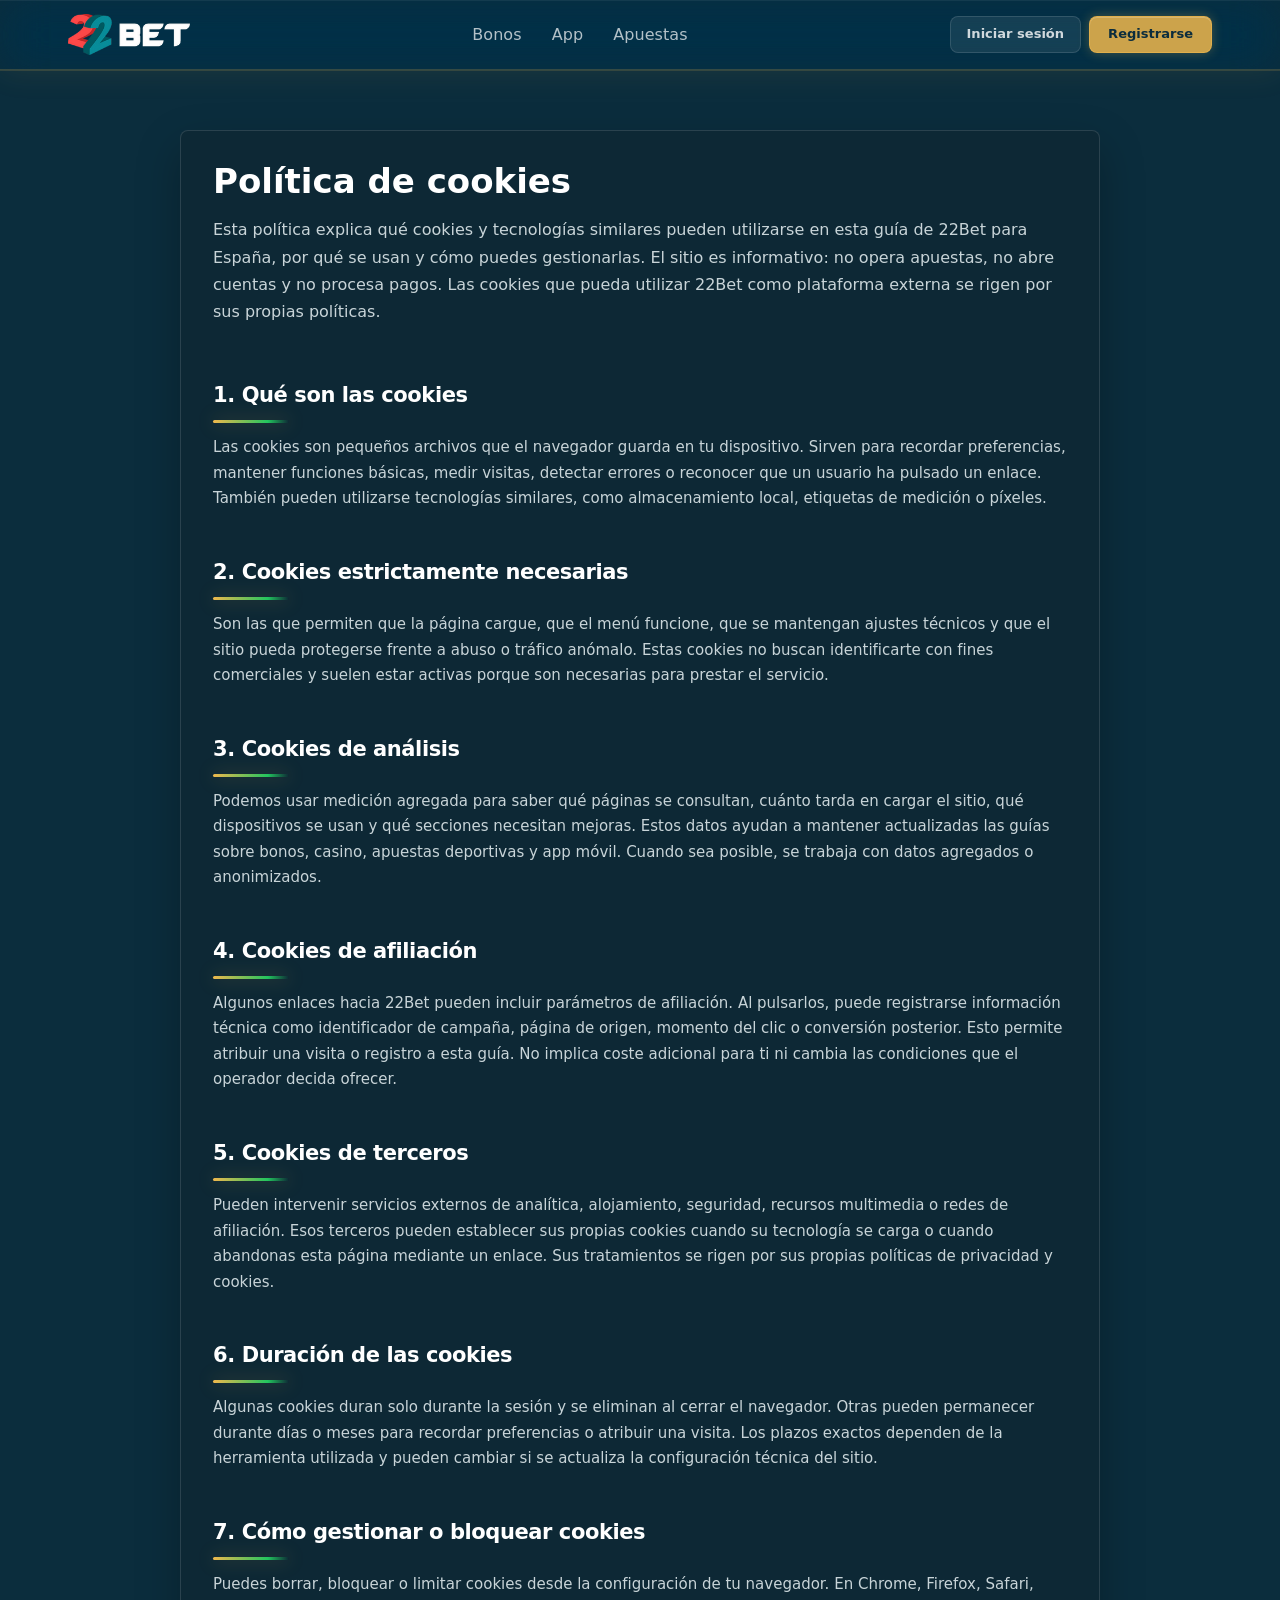
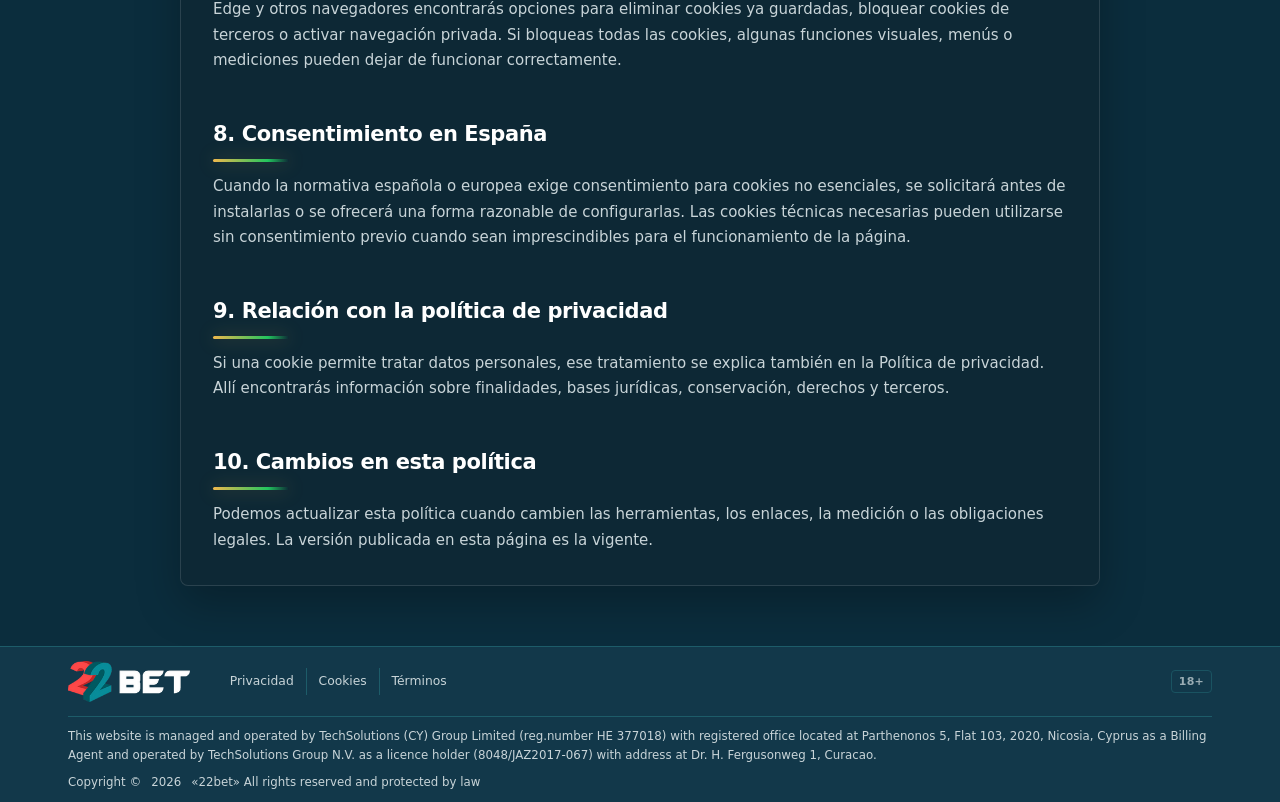
<file: cookie-policy.html>
<!DOCTYPE html>
<html lang="es">
<head>
<meta charset="UTF-8">
<meta name="viewport" content="width=device-width, initial-scale=1.0">
<title>Política de cookies — 22BET España</title>
<meta name="description" content="Qué cookies puede usar esta guía de 22Bet para España, para qué sirven y cómo puedes gestionarlas desde tu navegador.">
<link rel="icon" type="image/png" href="img/favicon.png">
<link rel="shortcut icon" type="image/png" href="img/favicon.png">
<link rel="apple-touch-icon" href="img/favicon.png">
<link rel="stylesheet" href="css/style-0f7ea3.css">
<link rel="stylesheet" href="css/index.css">
<meta property="og:type" content="website">
<meta property="og:url" content="/cookie-policy.html">
<meta property="og:title" content="Política de cookies — 22BET España">
<meta property="og:description" content="Qué cookies puede usar esta guía de 22Bet para España, para qué sirven y cómo puedes gestionarlas desde tu navegador.">
<meta property="og:image" content="og-image.jpg">
<meta property="og:image:width" content="1200">
<meta property="og:image:height" content="630">
<meta property="og:image:type" content="image/jpeg">
<meta name="twitter:card" content="summary_large_image">
<meta name="twitter:url" content="/cookie-policy.html">
<meta name="twitter:title" content="Política de cookies — 22BET España">
<meta name="twitter:description" content="Qué cookies puede usar esta guía de 22Bet para España, para qué sirven y cómo puedes gestionarlas desde tu navegador.">
<meta name="twitter:image" content="og-image.jpg">
</head>
<body class="wf-nav-hover-8">

<div data-sticky-root class="h20_s1 wf-sticky-root" data-component="header" data-variant="header_20">
  <header class="wf-header h20_root h20_s2">
    <div class="wf-container">
      <div class="wf-header-inner">
        <a href="index.html" class="wf-logo">
          <img src="img/logo.png" alt="22BET" title="22BET" class="wf-logo-png">
        </a>
        <nav class="h20_nav">
          <a href="bonuses.html" class="wf-nav-link">Bonos</a>
<a href="app.html" class="wf-nav-link">App</a>
<a href="casino.html" class="wf-nav-link">Apuestas</a>
        </nav>
        <div class="h20_cta">
          <div class="h20_cta-desktop h20_s3">
            <a href="https://welcome.toptrendyinc.com/redirect.aspx?pid=31159&bid=1484&lpid=17" class="h20_btn-login">Iniciar sesión</a>
            <a href="https://welcome.toptrendyinc.com/redirect.aspx?pid=31159&bid=1484&lpid=17" class="h20_btn-register">Registrarse</a>
          </div>
          
          <button class="h20_menu-btn" data-menu-toggle aria-label="Abrir menú">
            <svg width="20" height="20" viewBox="0 0 20 20" fill="none">
              <rect y="3" width="20" height="2" rx="1" fill="currentColor"/>
              <rect y="9" width="20" height="2" rx="1" fill="currentColor"/>
              <rect y="15" width="20" height="2" rx="1" fill="currentColor"/>
            </svg>
          </button>
        </div>
      </div>
    </div>
  </header>
  <div class="wf-mobile-nav h20_s4">
    <div class="wf-container">
      <nav class="wf-nav h20_s5">
        <a href="bonuses.html" class="wf-nav-link">Bonos</a>
<a href="app.html" class="wf-nav-link">App</a>
<a href="casino.html" class="wf-nav-link">Apuestas</a>
      </nav>
      <div class="h20_s6">
        <a href="https://welcome.toptrendyinc.com/redirect.aspx?pid=31159&bid=1484&lpid=17" class="h20_btn-login h20_s7">Iniciar sesión</a>
        <a href="https://welcome.toptrendyinc.com/redirect.aspx?pid=31159&bid=1484&lpid=17" class="h20_btn-register h20_s7">Registrarse</a>
      </div>
    </div>
  </div>
</div>

<main style="flex:1;padding:60px 24px;background:var(--c-bg, #0d0d12);">
  <div style="max-width:1200px;margin:0 auto;">
    <article style="max-width:920px;margin:0 auto;padding:32px;border:1px solid color-mix(in srgb, var(--c-text) 12%, transparent);border-radius:8px;background:color-mix(in srgb, var(--c-primary) 72%, #000);box-shadow:0 18px 44px rgba(0,0,0,.26);">
      <h1 style="margin:0 0 16px;font-size:34px;font-weight:800;color:var(--c-text, #fff);letter-spacing:0;">Política de cookies</h1>
      <p style="margin:0 0 24px;font-size:16px;line-height:1.7;color:var(--c-text-muted, #b8bcc8);">Esta política explica qué cookies y tecnologías similares pueden utilizarse en esta guía de 22Bet para España, por qué se usan y cómo puedes gestionarlas. El sitio es informativo: no opera apuestas, no abre cuentas y no procesa pagos. Las cookies que pueda utilizar 22Bet como plataforma externa se rigen por sus propias políticas.</p>

      <h2 style="margin:34px 0 12px;font-size:21px;font-weight:700;color:var(--c-text, #fff);">1. Qué son las cookies</h2>
      <p style="margin:0 0 14px;font-size:15px;line-height:1.7;color:var(--c-text-muted, #b8bcc8);">Las cookies son pequeños archivos que el navegador guarda en tu dispositivo. Sirven para recordar preferencias, mantener funciones básicas, medir visitas, detectar errores o reconocer que un usuario ha pulsado un enlace. También pueden utilizarse tecnologías similares, como almacenamiento local, etiquetas de medición o píxeles.</p>

      <h2 style="margin:34px 0 12px;font-size:21px;font-weight:700;color:var(--c-text, #fff);">2. Cookies estrictamente necesarias</h2>
      <p style="margin:0 0 14px;font-size:15px;line-height:1.7;color:var(--c-text-muted, #b8bcc8);">Son las que permiten que la página cargue, que el menú funcione, que se mantengan ajustes técnicos y que el sitio pueda protegerse frente a abuso o tráfico anómalo. Estas cookies no buscan identificarte con fines comerciales y suelen estar activas porque son necesarias para prestar el servicio.</p>

      <h2 style="margin:34px 0 12px;font-size:21px;font-weight:700;color:var(--c-text, #fff);">3. Cookies de análisis</h2>
      <p style="margin:0 0 14px;font-size:15px;line-height:1.7;color:var(--c-text-muted, #b8bcc8);">Podemos usar medición agregada para saber qué páginas se consultan, cuánto tarda en cargar el sitio, qué dispositivos se usan y qué secciones necesitan mejoras. Estos datos ayudan a mantener actualizadas las guías sobre bonos, casino, apuestas deportivas y app móvil. Cuando sea posible, se trabaja con datos agregados o anonimizados.</p>

      <h2 style="margin:34px 0 12px;font-size:21px;font-weight:700;color:var(--c-text, #fff);">4. Cookies de afiliación</h2>
      <p style="margin:0 0 14px;font-size:15px;line-height:1.7;color:var(--c-text-muted, #b8bcc8);">Algunos enlaces hacia 22Bet pueden incluir parámetros de afiliación. Al pulsarlos, puede registrarse información técnica como identificador de campaña, página de origen, momento del clic o conversión posterior. Esto permite atribuir una visita o registro a esta guía. No implica coste adicional para ti ni cambia las condiciones que el operador decida ofrecer.</p>

      <h2 style="margin:34px 0 12px;font-size:21px;font-weight:700;color:var(--c-text, #fff);">5. Cookies de terceros</h2>
      <p style="margin:0 0 14px;font-size:15px;line-height:1.7;color:var(--c-text-muted, #b8bcc8);">Pueden intervenir servicios externos de analítica, alojamiento, seguridad, recursos multimedia o redes de afiliación. Esos terceros pueden establecer sus propias cookies cuando su tecnología se carga o cuando abandonas esta página mediante un enlace. Sus tratamientos se rigen por sus propias políticas de privacidad y cookies.</p>

      <h2 style="margin:34px 0 12px;font-size:21px;font-weight:700;color:var(--c-text, #fff);">6. Duración de las cookies</h2>
      <p style="margin:0 0 14px;font-size:15px;line-height:1.7;color:var(--c-text-muted, #b8bcc8);">Algunas cookies duran solo durante la sesión y se eliminan al cerrar el navegador. Otras pueden permanecer durante días o meses para recordar preferencias o atribuir una visita. Los plazos exactos dependen de la herramienta utilizada y pueden cambiar si se actualiza la configuración técnica del sitio.</p>

      <h2 style="margin:34px 0 12px;font-size:21px;font-weight:700;color:var(--c-text, #fff);">7. Cómo gestionar o bloquear cookies</h2>
      <p style="margin:0 0 14px;font-size:15px;line-height:1.7;color:var(--c-text-muted, #b8bcc8);">Puedes borrar, bloquear o limitar cookies desde la configuración de tu navegador. En Chrome, Firefox, Safari, Edge y otros navegadores encontrarás opciones para eliminar cookies ya guardadas, bloquear cookies de terceros o activar navegación privada. Si bloqueas todas las cookies, algunas funciones visuales, menús o mediciones pueden dejar de funcionar correctamente.</p>

      <h2 style="margin:34px 0 12px;font-size:21px;font-weight:700;color:var(--c-text, #fff);">8. Consentimiento en España</h2>
      <p style="margin:0 0 14px;font-size:15px;line-height:1.7;color:var(--c-text-muted, #b8bcc8);">Cuando la normativa española o europea exige consentimiento para cookies no esenciales, se solicitará antes de instalarlas o se ofrecerá una forma razonable de configurarlas. Las cookies técnicas necesarias pueden utilizarse sin consentimiento previo cuando sean imprescindibles para el funcionamiento de la página.</p>

      <h2 style="margin:34px 0 12px;font-size:21px;font-weight:700;color:var(--c-text, #fff);">9. Relación con la política de privacidad</h2>
      <p style="margin:0 0 14px;font-size:15px;line-height:1.7;color:var(--c-text-muted, #b8bcc8);">Si una cookie permite tratar datos personales, ese tratamiento se explica también en la Política de privacidad. Allí encontrarás información sobre finalidades, bases jurídicas, conservación, derechos y terceros.</p>

      <h2 style="margin:34px 0 12px;font-size:21px;font-weight:700;color:var(--c-text, #fff);">10. Cambios en esta política</h2>
      <p style="margin:0;font-size:15px;line-height:1.7;color:var(--c-text-muted, #b8bcc8);">Podemos actualizar esta política cuando cambien las herramientas, los enlaces, la medición o las obligaciones legales. La versión publicada en esta página es la vigente.</p>
    </article>
  </div>
</main>

<footer class="ft12_footer" data-component="footer" data-variant="footer_12">
  <div class="wf-container">
    <div class="ft12_top">
      <a href="index.html" class="wf-logo">
        <img src="img/logo.png" alt="22Bet" title="22Bet" class="wf-logo-png">
      </a>
      <nav class="ft12_nav">
        <a href="privacy.html" class="wf-footer-link">Privacidad</a>
        <a href="cookie-policy.html" class="wf-footer-link">Cookies</a>
        <a href="terms.html" class="wf-footer-link">Términos</a>
      </nav>
      <div class="ft12_badge_row">
        <span class="wf-badge-age" data-slot="label">18+</span>
      </div>
    </div>
    <div class="ft12_bottom es-footer-copy">
      <span class="ft12_legal">This website is managed and operated by TechSolutions (CY) Group Limited (reg.number HE 377018) with registered office located at Parthenonos 5, Flat 103, 2020, Nicosia, Cyprus as a Billing Agent and operated by TechSolutions Group N.V. as a licence holder (8048/JAZ2017-067) with address at Dr. H. Fergusonweg 1, Curacao.</span>
      <span class="ft12_legal">Copyright © <span data-current-year>2026</span> «22bet» All rights reserved and protected by law</span>
    </div>
  </div>
</footer>

<script src="js/main-0f7ea3.js"></script>
</body>
</html>
</file>
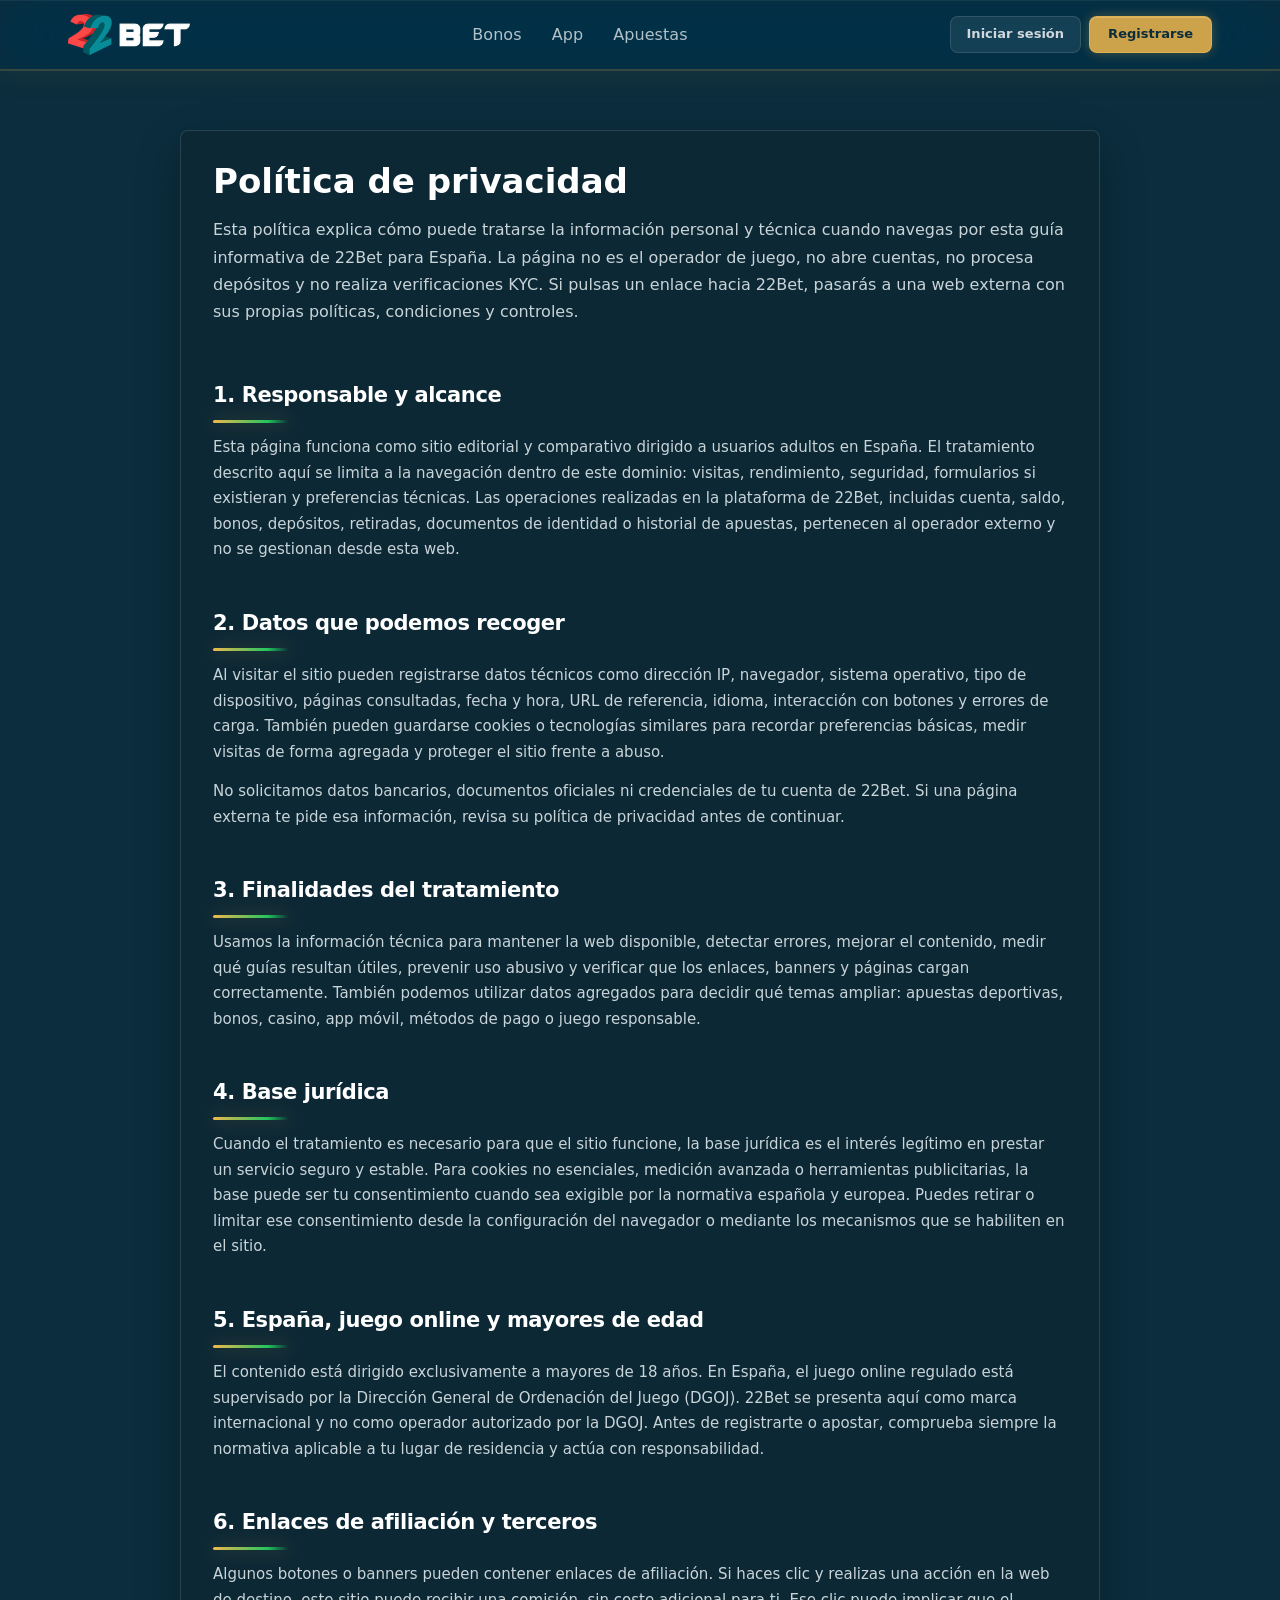
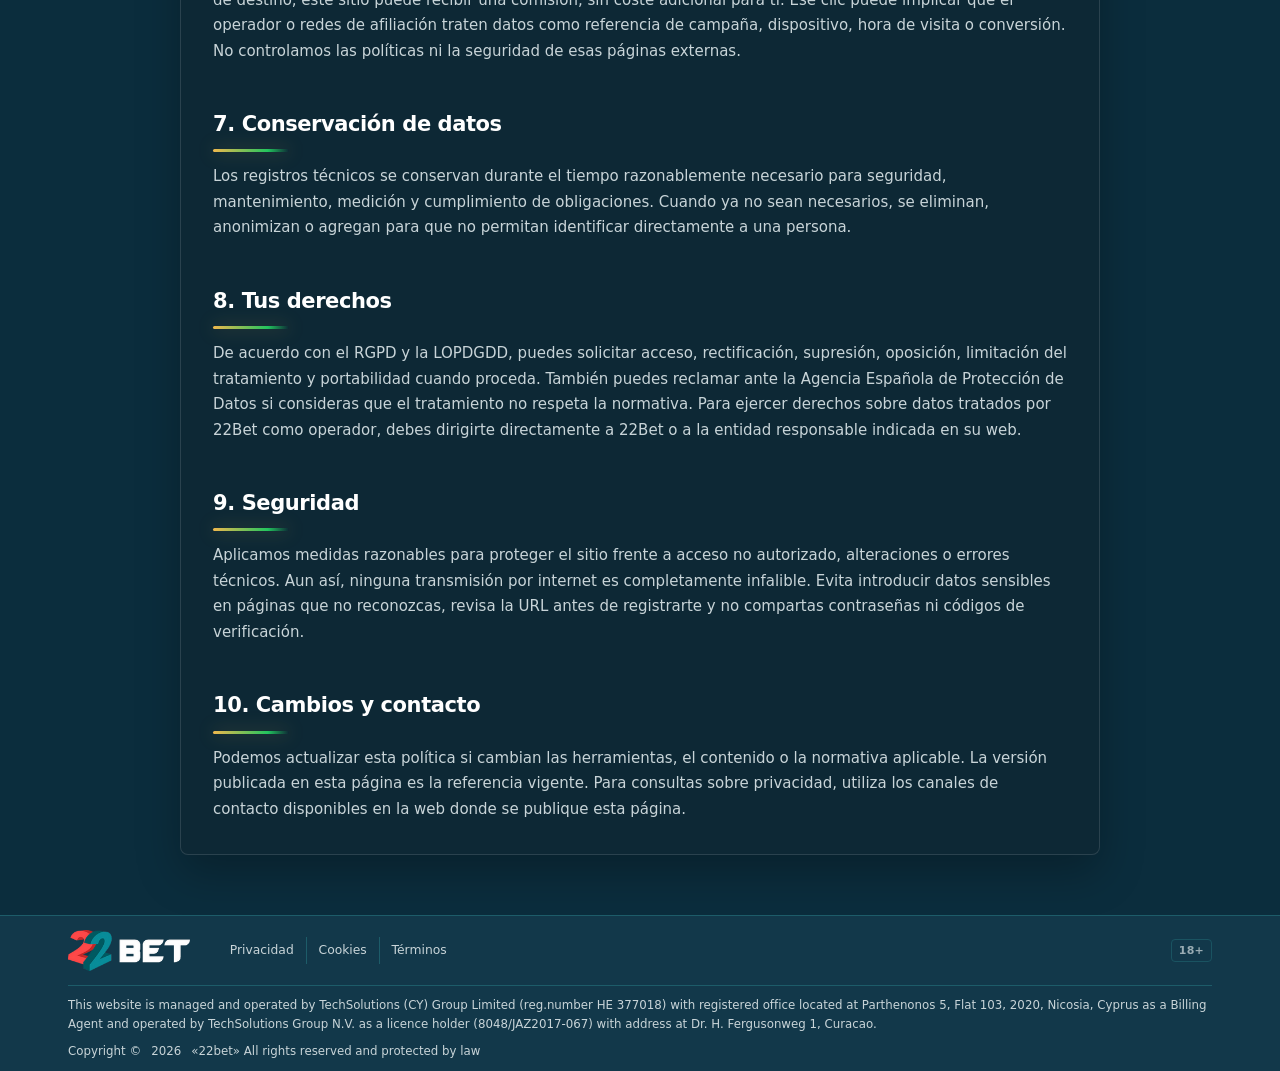
<file: privacy.html>
<!DOCTYPE html>
<html lang="es">
<head>
<meta charset="UTF-8">
<meta name="viewport" content="width=device-width, initial-scale=1.0">
<title>Política de privacidad — 22BET España</title>
<meta name="description" content="Cómo se trata la información personal en esta guía de 22Bet para España: datos recogidos, cookies, derechos del usuario y contacto.">
<link rel="icon" type="image/png" href="img/favicon.png">
<link rel="shortcut icon" type="image/png" href="img/favicon.png">
<link rel="apple-touch-icon" href="img/favicon.png">
<link rel="stylesheet" href="css/style-0f7ea3.css">
<link rel="stylesheet" href="css/index.css">
<meta property="og:type" content="website">
<meta property="og:url" content="/privacy.html">
<meta property="og:title" content="Política de privacidad — 22BET España">
<meta property="og:description" content="Cómo se trata la información personal en esta guía de 22Bet para España: datos recogidos, cookies, derechos del usuario y contacto.">
<meta property="og:image" content="og-image.jpg">
<meta property="og:image:width" content="1200">
<meta property="og:image:height" content="630">
<meta property="og:image:type" content="image/jpeg">
<meta name="twitter:card" content="summary_large_image">
<meta name="twitter:url" content="/privacy.html">
<meta name="twitter:title" content="Política de privacidad — 22BET España">
<meta name="twitter:description" content="Cómo se trata la información personal en esta guía de 22Bet para España: datos recogidos, cookies, derechos del usuario y contacto.">
<meta name="twitter:image" content="og-image.jpg">
</head>
<body class="wf-nav-hover-8">

<div data-sticky-root class="h20_s1 wf-sticky-root" data-component="header" data-variant="header_20">
  <header class="wf-header h20_root h20_s2">
    <div class="wf-container">
      <div class="wf-header-inner">
        <a href="index.html" class="wf-logo">
          <img src="img/logo.png" alt="22BET" title="22BET" class="wf-logo-png">
        </a>
        <nav class="h20_nav">
          <a href="bonuses.html" class="wf-nav-link">Bonos</a>
<a href="app.html" class="wf-nav-link">App</a>
<a href="casino.html" class="wf-nav-link">Apuestas</a>
        </nav>
        <div class="h20_cta">
          <div class="h20_cta-desktop h20_s3">
            <a href="https://welcome.toptrendyinc.com/redirect.aspx?pid=31159&bid=1484&lpid=17" class="h20_btn-login">Iniciar sesión</a>
            <a href="https://welcome.toptrendyinc.com/redirect.aspx?pid=31159&bid=1484&lpid=17" class="h20_btn-register">Registrarse</a>
          </div>
          
          <button class="h20_menu-btn" data-menu-toggle aria-label="Abrir menú">
            <svg width="20" height="20" viewBox="0 0 20 20" fill="none">
              <rect y="3" width="20" height="2" rx="1" fill="currentColor"/>
              <rect y="9" width="20" height="2" rx="1" fill="currentColor"/>
              <rect y="15" width="20" height="2" rx="1" fill="currentColor"/>
            </svg>
          </button>
        </div>
      </div>
    </div>
  </header>
  <div class="wf-mobile-nav h20_s4">
    <div class="wf-container">
      <nav class="wf-nav h20_s5">
        <a href="bonuses.html" class="wf-nav-link">Bonos</a>
<a href="app.html" class="wf-nav-link">App</a>
<a href="casino.html" class="wf-nav-link">Apuestas</a>
      </nav>
      <div class="h20_s6">
        <a href="https://welcome.toptrendyinc.com/redirect.aspx?pid=31159&bid=1484&lpid=17" class="h20_btn-login h20_s7">Iniciar sesión</a>
        <a href="https://welcome.toptrendyinc.com/redirect.aspx?pid=31159&bid=1484&lpid=17" class="h20_btn-register h20_s7">Registrarse</a>
      </div>
    </div>
  </div>
</div>

<main style="flex:1;padding:60px 24px;background:var(--c-bg, #0d0d12);">
  <div style="max-width:1200px;margin:0 auto;">
    <article style="max-width:920px;margin:0 auto;padding:32px;border:1px solid color-mix(in srgb, var(--c-text) 12%, transparent);border-radius:8px;background:color-mix(in srgb, var(--c-primary) 72%, #000);box-shadow:0 18px 44px rgba(0,0,0,.26);">
      <h1 style="margin:0 0 16px;font-size:34px;font-weight:800;color:var(--c-text, #fff);letter-spacing:0;">Política de privacidad</h1>
      <p style="margin:0 0 24px;font-size:16px;line-height:1.7;color:var(--c-text-muted, #b8bcc8);">Esta política explica cómo puede tratarse la información personal y técnica cuando navegas por esta guía informativa de 22Bet para España. La página no es el operador de juego, no abre cuentas, no procesa depósitos y no realiza verificaciones KYC. Si pulsas un enlace hacia 22Bet, pasarás a una web externa con sus propias políticas, condiciones y controles.</p>

      <h2 style="margin:34px 0 12px;font-size:21px;font-weight:700;color:var(--c-text, #fff);">1. Responsable y alcance</h2>
      <p style="margin:0 0 14px;font-size:15px;line-height:1.7;color:var(--c-text-muted, #b8bcc8);">Esta página funciona como sitio editorial y comparativo dirigido a usuarios adultos en España. El tratamiento descrito aquí se limita a la navegación dentro de este dominio: visitas, rendimiento, seguridad, formularios si existieran y preferencias técnicas. Las operaciones realizadas en la plataforma de 22Bet, incluidas cuenta, saldo, bonos, depósitos, retiradas, documentos de identidad o historial de apuestas, pertenecen al operador externo y no se gestionan desde esta web.</p>

      <h2 style="margin:34px 0 12px;font-size:21px;font-weight:700;color:var(--c-text, #fff);">2. Datos que podemos recoger</h2>
      <p style="margin:0 0 14px;font-size:15px;line-height:1.7;color:var(--c-text-muted, #b8bcc8);">Al visitar el sitio pueden registrarse datos técnicos como dirección IP, navegador, sistema operativo, tipo de dispositivo, páginas consultadas, fecha y hora, URL de referencia, idioma, interacción con botones y errores de carga. También pueden guardarse cookies o tecnologías similares para recordar preferencias básicas, medir visitas de forma agregada y proteger el sitio frente a abuso.</p>
      <p style="margin:0 0 14px;font-size:15px;line-height:1.7;color:var(--c-text-muted, #b8bcc8);">No solicitamos datos bancarios, documentos oficiales ni credenciales de tu cuenta de 22Bet. Si una página externa te pide esa información, revisa su política de privacidad antes de continuar.</p>

      <h2 style="margin:34px 0 12px;font-size:21px;font-weight:700;color:var(--c-text, #fff);">3. Finalidades del tratamiento</h2>
      <p style="margin:0 0 14px;font-size:15px;line-height:1.7;color:var(--c-text-muted, #b8bcc8);">Usamos la información técnica para mantener la web disponible, detectar errores, mejorar el contenido, medir qué guías resultan útiles, prevenir uso abusivo y verificar que los enlaces, banners y páginas cargan correctamente. También podemos utilizar datos agregados para decidir qué temas ampliar: apuestas deportivas, bonos, casino, app móvil, métodos de pago o juego responsable.</p>

      <h2 style="margin:34px 0 12px;font-size:21px;font-weight:700;color:var(--c-text, #fff);">4. Base jurídica</h2>
      <p style="margin:0 0 14px;font-size:15px;line-height:1.7;color:var(--c-text-muted, #b8bcc8);">Cuando el tratamiento es necesario para que el sitio funcione, la base jurídica es el interés legítimo en prestar un servicio seguro y estable. Para cookies no esenciales, medición avanzada o herramientas publicitarias, la base puede ser tu consentimiento cuando sea exigible por la normativa española y europea. Puedes retirar o limitar ese consentimiento desde la configuración del navegador o mediante los mecanismos que se habiliten en el sitio.</p>

      <h2 style="margin:34px 0 12px;font-size:21px;font-weight:700;color:var(--c-text, #fff);">5. España, juego online y mayores de edad</h2>
      <p style="margin:0 0 14px;font-size:15px;line-height:1.7;color:var(--c-text-muted, #b8bcc8);">El contenido está dirigido exclusivamente a mayores de 18 años. En España, el juego online regulado está supervisado por la Dirección General de Ordenación del Juego (DGOJ). 22Bet se presenta aquí como marca internacional y no como operador autorizado por la DGOJ. Antes de registrarte o apostar, comprueba siempre la normativa aplicable a tu lugar de residencia y actúa con responsabilidad.</p>

      <h2 style="margin:34px 0 12px;font-size:21px;font-weight:700;color:var(--c-text, #fff);">6. Enlaces de afiliación y terceros</h2>
      <p style="margin:0 0 14px;font-size:15px;line-height:1.7;color:var(--c-text-muted, #b8bcc8);">Algunos botones o banners pueden contener enlaces de afiliación. Si haces clic y realizas una acción en la web de destino, este sitio puede recibir una comisión, sin coste adicional para ti. Ese clic puede implicar que el operador o redes de afiliación traten datos como referencia de campaña, dispositivo, hora de visita o conversión. No controlamos las políticas ni la seguridad de esas páginas externas.</p>

      <h2 style="margin:34px 0 12px;font-size:21px;font-weight:700;color:var(--c-text, #fff);">7. Conservación de datos</h2>
      <p style="margin:0 0 14px;font-size:15px;line-height:1.7;color:var(--c-text-muted, #b8bcc8);">Los registros técnicos se conservan durante el tiempo razonablemente necesario para seguridad, mantenimiento, medición y cumplimiento de obligaciones. Cuando ya no sean necesarios, se eliminan, anonimizan o agregan para que no permitan identificar directamente a una persona.</p>

      <h2 style="margin:34px 0 12px;font-size:21px;font-weight:700;color:var(--c-text, #fff);">8. Tus derechos</h2>
      <p style="margin:0 0 14px;font-size:15px;line-height:1.7;color:var(--c-text-muted, #b8bcc8);">De acuerdo con el RGPD y la LOPDGDD, puedes solicitar acceso, rectificación, supresión, oposición, limitación del tratamiento y portabilidad cuando proceda. También puedes reclamar ante la Agencia Española de Protección de Datos si consideras que el tratamiento no respeta la normativa. Para ejercer derechos sobre datos tratados por 22Bet como operador, debes dirigirte directamente a 22Bet o a la entidad responsable indicada en su web.</p>

      <h2 style="margin:34px 0 12px;font-size:21px;font-weight:700;color:var(--c-text, #fff);">9. Seguridad</h2>
      <p style="margin:0 0 14px;font-size:15px;line-height:1.7;color:var(--c-text-muted, #b8bcc8);">Aplicamos medidas razonables para proteger el sitio frente a acceso no autorizado, alteraciones o errores técnicos. Aun así, ninguna transmisión por internet es completamente infalible. Evita introducir datos sensibles en páginas que no reconozcas, revisa la URL antes de registrarte y no compartas contraseñas ni códigos de verificación.</p>

      <h2 style="margin:34px 0 12px;font-size:21px;font-weight:700;color:var(--c-text, #fff);">10. Cambios y contacto</h2>
      <p style="margin:0;font-size:15px;line-height:1.7;color:var(--c-text-muted, #b8bcc8);">Podemos actualizar esta política si cambian las herramientas, el contenido o la normativa aplicable. La versión publicada en esta página es la referencia vigente. Para consultas sobre privacidad, utiliza los canales de contacto disponibles en la web donde se publique esta página.</p>
    </article>
  </div>
</main>

<footer class="ft12_footer" data-component="footer" data-variant="footer_12">
  <div class="wf-container">
    <div class="ft12_top">
      <a href="index.html" class="wf-logo">
        <img src="img/logo.png" alt="22Bet" title="22Bet" class="wf-logo-png">
      </a>
      <nav class="ft12_nav">
        <a href="privacy.html" class="wf-footer-link">Privacidad</a>
        <a href="cookie-policy.html" class="wf-footer-link">Cookies</a>
        <a href="terms.html" class="wf-footer-link">Términos</a>
      </nav>
      <div class="ft12_badge_row">
        <span class="wf-badge-age" data-slot="label">18+</span>
      </div>
    </div>
    <div class="ft12_bottom es-footer-copy">
      <span class="ft12_legal">This website is managed and operated by TechSolutions (CY) Group Limited (reg.number HE 377018) with registered office located at Parthenonos 5, Flat 103, 2020, Nicosia, Cyprus as a Billing Agent and operated by TechSolutions Group N.V. as a licence holder (8048/JAZ2017-067) with address at Dr. H. Fergusonweg 1, Curacao.</span>
      <span class="ft12_legal">Copyright © <span data-current-year>2026</span> «22bet» All rights reserved and protected by law</span>
    </div>
  </div>
</footer>

<script src="js/main-0f7ea3.js"></script>
</body>
</html>
</file>
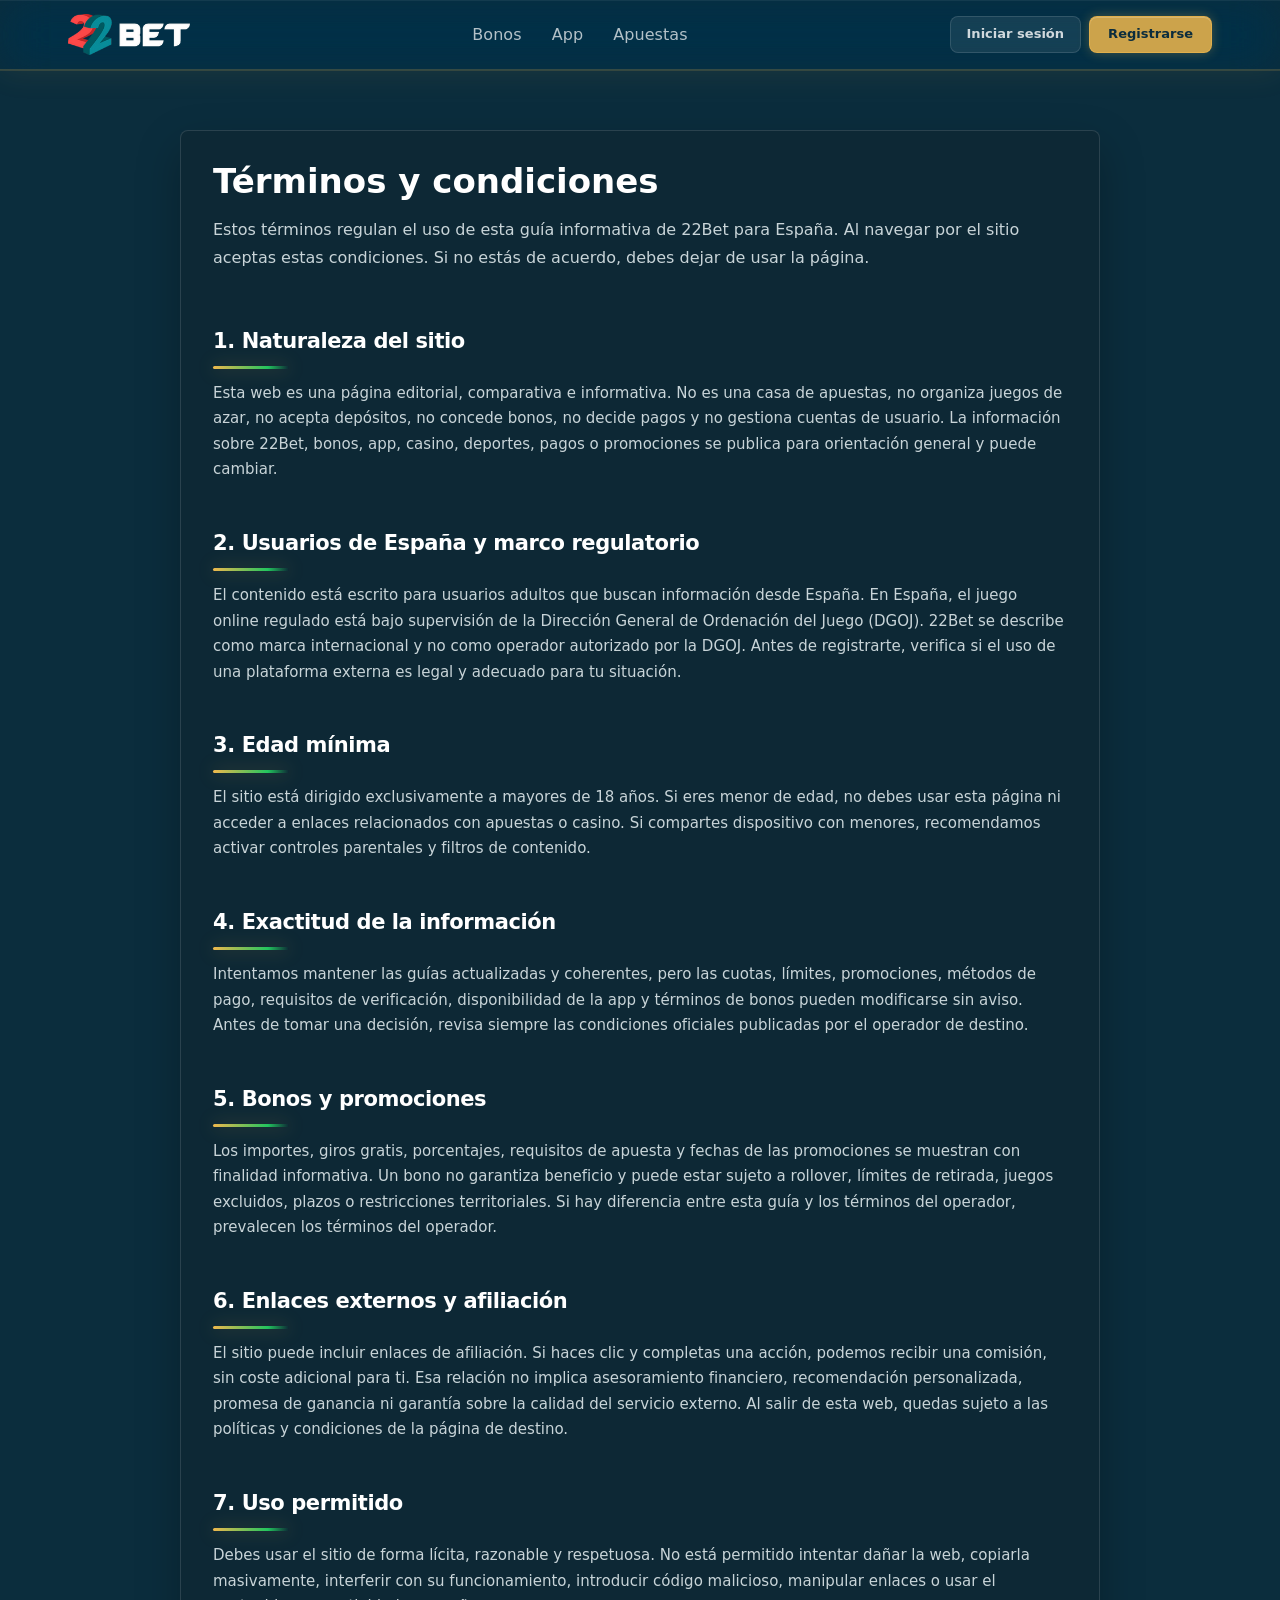
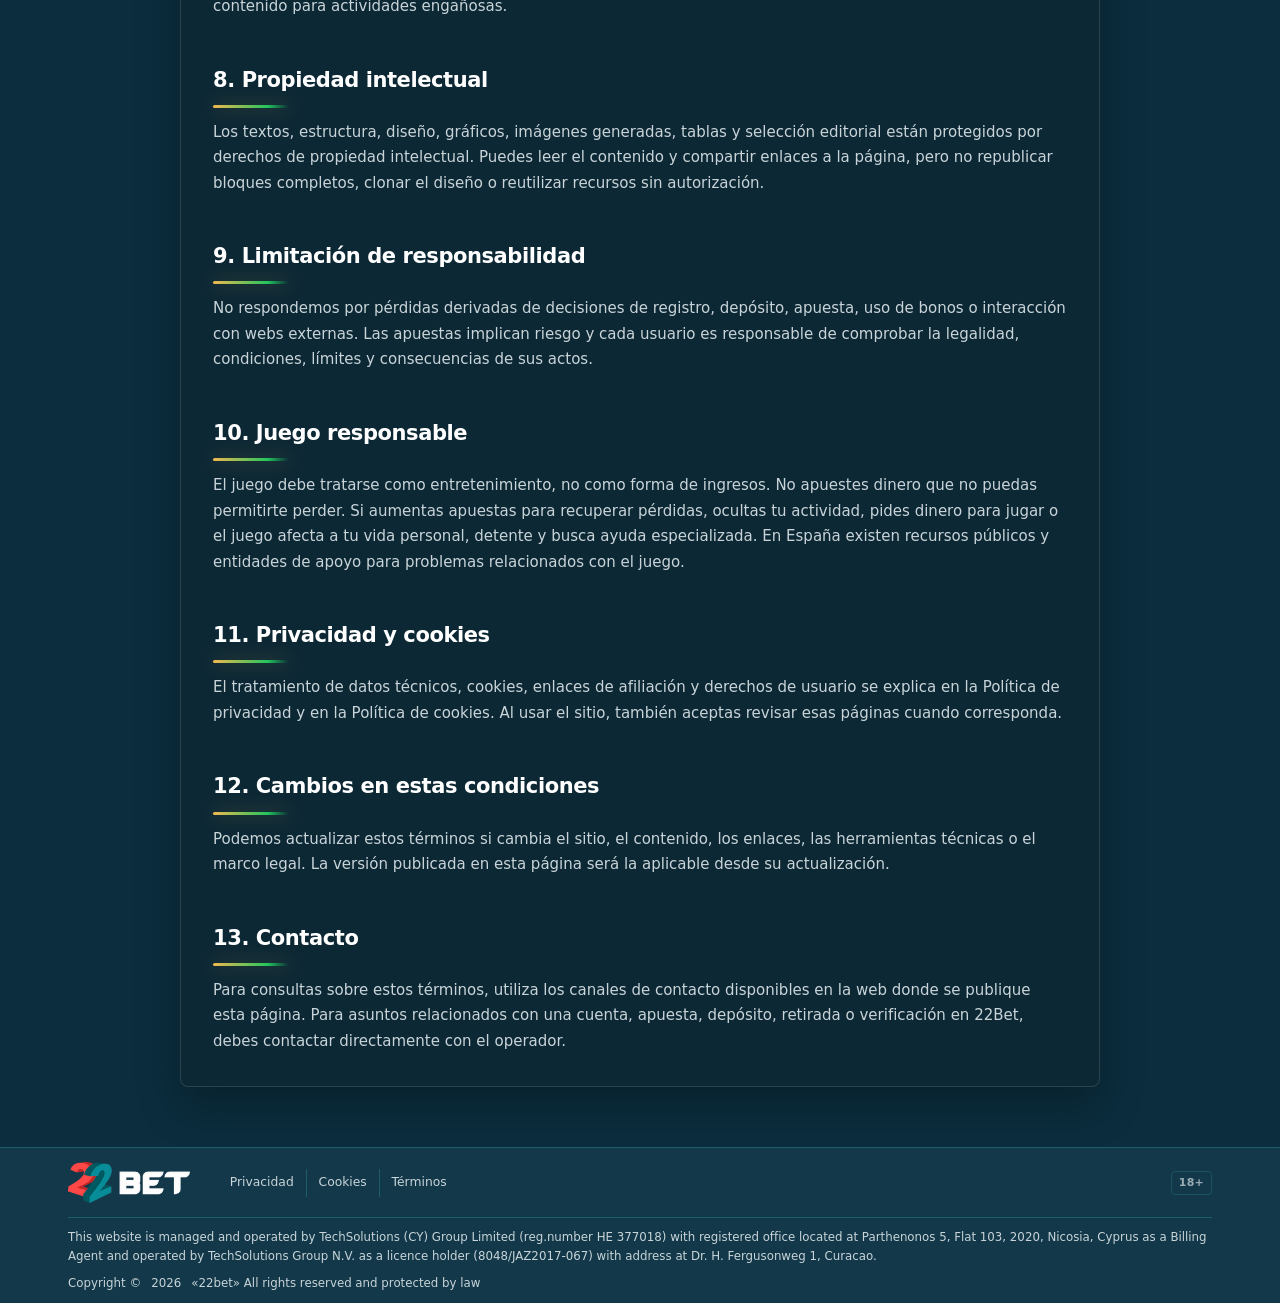
<file: terms.html>
<!DOCTYPE html>
<html lang="es">
<head>
<meta charset="UTF-8">
<meta name="viewport" content="width=device-width, initial-scale=1.0">
<title>Términos y condiciones — 22BET España</title>
<meta name="description" content="Condiciones de uso de esta guía de 22Bet para España: acceso, contenido informativo, enlaces externos, juego responsable y limitaciones.">
<link rel="icon" type="image/png" href="img/favicon.png">
<link rel="shortcut icon" type="image/png" href="img/favicon.png">
<link rel="apple-touch-icon" href="img/favicon.png">
<link rel="stylesheet" href="css/style-0f7ea3.css">
<link rel="stylesheet" href="css/index.css">
<meta property="og:type" content="website">
<meta property="og:url" content="/terms.html">
<meta property="og:title" content="Términos y condiciones — 22BET España">
<meta property="og:description" content="Condiciones de uso de esta guía de 22Bet para España: acceso, contenido informativo, enlaces externos, juego responsable y limitaciones.">
<meta property="og:image" content="og-image.jpg">
<meta property="og:image:width" content="1200">
<meta property="og:image:height" content="630">
<meta property="og:image:type" content="image/jpeg">
<meta name="twitter:card" content="summary_large_image">
<meta name="twitter:url" content="/terms.html">
<meta name="twitter:title" content="Términos y condiciones — 22BET España">
<meta name="twitter:description" content="Condiciones de uso de esta guía de 22Bet para España: acceso, contenido informativo, enlaces externos, juego responsable y limitaciones.">
<meta name="twitter:image" content="og-image.jpg">
</head>
<body class="wf-nav-hover-8">

<div data-sticky-root class="h20_s1 wf-sticky-root" data-component="header" data-variant="header_20">
  <header class="wf-header h20_root h20_s2">
    <div class="wf-container">
      <div class="wf-header-inner">
        <a href="index.html" class="wf-logo">
          <img src="img/logo.png" alt="22BET" title="22BET" class="wf-logo-png">
        </a>
        <nav class="h20_nav">
          <a href="bonuses.html" class="wf-nav-link">Bonos</a>
<a href="app.html" class="wf-nav-link">App</a>
<a href="casino.html" class="wf-nav-link">Apuestas</a>
        </nav>
        <div class="h20_cta">
          <div class="h20_cta-desktop h20_s3">
            <a href="https://welcome.toptrendyinc.com/redirect.aspx?pid=31159&bid=1484&lpid=17" class="h20_btn-login">Iniciar sesión</a>
            <a href="https://welcome.toptrendyinc.com/redirect.aspx?pid=31159&bid=1484&lpid=17" class="h20_btn-register">Registrarse</a>
          </div>
          
          <button class="h20_menu-btn" data-menu-toggle aria-label="Abrir menú">
            <svg width="20" height="20" viewBox="0 0 20 20" fill="none">
              <rect y="3" width="20" height="2" rx="1" fill="currentColor"/>
              <rect y="9" width="20" height="2" rx="1" fill="currentColor"/>
              <rect y="15" width="20" height="2" rx="1" fill="currentColor"/>
            </svg>
          </button>
        </div>
      </div>
    </div>
  </header>
  <div class="wf-mobile-nav h20_s4">
    <div class="wf-container">
      <nav class="wf-nav h20_s5">
        <a href="bonuses.html" class="wf-nav-link">Bonos</a>
<a href="app.html" class="wf-nav-link">App</a>
<a href="casino.html" class="wf-nav-link">Apuestas</a>
      </nav>
      <div class="h20_s6">
        <a href="https://welcome.toptrendyinc.com/redirect.aspx?pid=31159&bid=1484&lpid=17" class="h20_btn-login h20_s7">Iniciar sesión</a>
        <a href="https://welcome.toptrendyinc.com/redirect.aspx?pid=31159&bid=1484&lpid=17" class="h20_btn-register h20_s7">Registrarse</a>
      </div>
    </div>
  </div>
</div>

<main style="flex:1;padding:60px 24px;background:var(--c-bg, #0d0d12);">
  <div style="max-width:1200px;margin:0 auto;">
    <article style="max-width:920px;margin:0 auto;padding:32px;border:1px solid color-mix(in srgb, var(--c-text) 12%, transparent);border-radius:8px;background:color-mix(in srgb, var(--c-primary) 72%, #000);box-shadow:0 18px 44px rgba(0,0,0,.26);">
      <h1 style="margin:0 0 16px;font-size:34px;font-weight:800;color:var(--c-text, #fff);letter-spacing:0;">Términos y condiciones</h1>
      <p style="margin:0 0 24px;font-size:16px;line-height:1.7;color:var(--c-text-muted, #b8bcc8);">Estos términos regulan el uso de esta guía informativa de 22Bet para España. Al navegar por el sitio aceptas estas condiciones. Si no estás de acuerdo, debes dejar de usar la página.</p>

      <h2 style="margin:34px 0 12px;font-size:21px;font-weight:700;color:var(--c-text, #fff);">1. Naturaleza del sitio</h2>
      <p style="margin:0 0 14px;font-size:15px;line-height:1.7;color:var(--c-text-muted, #b8bcc8);">Esta web es una página editorial, comparativa e informativa. No es una casa de apuestas, no organiza juegos de azar, no acepta depósitos, no concede bonos, no decide pagos y no gestiona cuentas de usuario. La información sobre 22Bet, bonos, app, casino, deportes, pagos o promociones se publica para orientación general y puede cambiar.</p>

      <h2 style="margin:34px 0 12px;font-size:21px;font-weight:700;color:var(--c-text, #fff);">2. Usuarios de España y marco regulatorio</h2>
      <p style="margin:0 0 14px;font-size:15px;line-height:1.7;color:var(--c-text-muted, #b8bcc8);">El contenido está escrito para usuarios adultos que buscan información desde España. En España, el juego online regulado está bajo supervisión de la Dirección General de Ordenación del Juego (DGOJ). 22Bet se describe como marca internacional y no como operador autorizado por la DGOJ. Antes de registrarte, verifica si el uso de una plataforma externa es legal y adecuado para tu situación.</p>

      <h2 style="margin:34px 0 12px;font-size:21px;font-weight:700;color:var(--c-text, #fff);">3. Edad mínima</h2>
      <p style="margin:0 0 14px;font-size:15px;line-height:1.7;color:var(--c-text-muted, #b8bcc8);">El sitio está dirigido exclusivamente a mayores de 18 años. Si eres menor de edad, no debes usar esta página ni acceder a enlaces relacionados con apuestas o casino. Si compartes dispositivo con menores, recomendamos activar controles parentales y filtros de contenido.</p>

      <h2 style="margin:34px 0 12px;font-size:21px;font-weight:700;color:var(--c-text, #fff);">4. Exactitud de la información</h2>
      <p style="margin:0 0 14px;font-size:15px;line-height:1.7;color:var(--c-text-muted, #b8bcc8);">Intentamos mantener las guías actualizadas y coherentes, pero las cuotas, límites, promociones, métodos de pago, requisitos de verificación, disponibilidad de la app y términos de bonos pueden modificarse sin aviso. Antes de tomar una decisión, revisa siempre las condiciones oficiales publicadas por el operador de destino.</p>

      <h2 style="margin:34px 0 12px;font-size:21px;font-weight:700;color:var(--c-text, #fff);">5. Bonos y promociones</h2>
      <p style="margin:0 0 14px;font-size:15px;line-height:1.7;color:var(--c-text-muted, #b8bcc8);">Los importes, giros gratis, porcentajes, requisitos de apuesta y fechas de las promociones se muestran con finalidad informativa. Un bono no garantiza beneficio y puede estar sujeto a rollover, límites de retirada, juegos excluidos, plazos o restricciones territoriales. Si hay diferencia entre esta guía y los términos del operador, prevalecen los términos del operador.</p>

      <h2 style="margin:34px 0 12px;font-size:21px;font-weight:700;color:var(--c-text, #fff);">6. Enlaces externos y afiliación</h2>
      <p style="margin:0 0 14px;font-size:15px;line-height:1.7;color:var(--c-text-muted, #b8bcc8);">El sitio puede incluir enlaces de afiliación. Si haces clic y completas una acción, podemos recibir una comisión, sin coste adicional para ti. Esa relación no implica asesoramiento financiero, recomendación personalizada, promesa de ganancia ni garantía sobre la calidad del servicio externo. Al salir de esta web, quedas sujeto a las políticas y condiciones de la página de destino.</p>

      <h2 style="margin:34px 0 12px;font-size:21px;font-weight:700;color:var(--c-text, #fff);">7. Uso permitido</h2>
      <p style="margin:0 0 14px;font-size:15px;line-height:1.7;color:var(--c-text-muted, #b8bcc8);">Debes usar el sitio de forma lícita, razonable y respetuosa. No está permitido intentar dañar la web, copiarla masivamente, interferir con su funcionamiento, introducir código malicioso, manipular enlaces o usar el contenido para actividades engañosas.</p>

      <h2 style="margin:34px 0 12px;font-size:21px;font-weight:700;color:var(--c-text, #fff);">8. Propiedad intelectual</h2>
      <p style="margin:0 0 14px;font-size:15px;line-height:1.7;color:var(--c-text-muted, #b8bcc8);">Los textos, estructura, diseño, gráficos, imágenes generadas, tablas y selección editorial están protegidos por derechos de propiedad intelectual. Puedes leer el contenido y compartir enlaces a la página, pero no republicar bloques completos, clonar el diseño o reutilizar recursos sin autorización.</p>

      <h2 style="margin:34px 0 12px;font-size:21px;font-weight:700;color:var(--c-text, #fff);">9. Limitación de responsabilidad</h2>
      <p style="margin:0 0 14px;font-size:15px;line-height:1.7;color:var(--c-text-muted, #b8bcc8);">No respondemos por pérdidas derivadas de decisiones de registro, depósito, apuesta, uso de bonos o interacción con webs externas. Las apuestas implican riesgo y cada usuario es responsable de comprobar la legalidad, condiciones, límites y consecuencias de sus actos.</p>

      <h2 style="margin:34px 0 12px;font-size:21px;font-weight:700;color:var(--c-text, #fff);">10. Juego responsable</h2>
      <p style="margin:0 0 14px;font-size:15px;line-height:1.7;color:var(--c-text-muted, #b8bcc8);">El juego debe tratarse como entretenimiento, no como forma de ingresos. No apuestes dinero que no puedas permitirte perder. Si aumentas apuestas para recuperar pérdidas, ocultas tu actividad, pides dinero para jugar o el juego afecta a tu vida personal, detente y busca ayuda especializada. En España existen recursos públicos y entidades de apoyo para problemas relacionados con el juego.</p>

      <h2 style="margin:34px 0 12px;font-size:21px;font-weight:700;color:var(--c-text, #fff);">11. Privacidad y cookies</h2>
      <p style="margin:0 0 14px;font-size:15px;line-height:1.7;color:var(--c-text-muted, #b8bcc8);">El tratamiento de datos técnicos, cookies, enlaces de afiliación y derechos de usuario se explica en la Política de privacidad y en la Política de cookies. Al usar el sitio, también aceptas revisar esas páginas cuando corresponda.</p>

      <h2 style="margin:34px 0 12px;font-size:21px;font-weight:700;color:var(--c-text, #fff);">12. Cambios en estas condiciones</h2>
      <p style="margin:0 0 14px;font-size:15px;line-height:1.7;color:var(--c-text-muted, #b8bcc8);">Podemos actualizar estos términos si cambia el sitio, el contenido, los enlaces, las herramientas técnicas o el marco legal. La versión publicada en esta página será la aplicable desde su actualización.</p>

      <h2 style="margin:34px 0 12px;font-size:21px;font-weight:700;color:var(--c-text, #fff);">13. Contacto</h2>
      <p style="margin:0;font-size:15px;line-height:1.7;color:var(--c-text-muted, #b8bcc8);">Para consultas sobre estos términos, utiliza los canales de contacto disponibles en la web donde se publique esta página. Para asuntos relacionados con una cuenta, apuesta, depósito, retirada o verificación en 22Bet, debes contactar directamente con el operador.</p>
    </article>
  </div>
</main>

<footer class="ft12_footer" data-component="footer" data-variant="footer_12">
  <div class="wf-container">
    <div class="ft12_top">
      <a href="index.html" class="wf-logo">
        <img src="img/logo.png" alt="22Bet" title="22Bet" class="wf-logo-png">
      </a>
      <nav class="ft12_nav">
        <a href="privacy.html" class="wf-footer-link">Privacidad</a>
        <a href="cookie-policy.html" class="wf-footer-link">Cookies</a>
        <a href="terms.html" class="wf-footer-link">Términos</a>
      </nav>
      <div class="ft12_badge_row">
        <span class="wf-badge-age" data-slot="label">18+</span>
      </div>
    </div>
    <div class="ft12_bottom es-footer-copy">
      <span class="ft12_legal">This website is managed and operated by TechSolutions (CY) Group Limited (reg.number HE 377018) with registered office located at Parthenonos 5, Flat 103, 2020, Nicosia, Cyprus as a Billing Agent and operated by TechSolutions Group N.V. as a licence holder (8048/JAZ2017-067) with address at Dr. H. Fergusonweg 1, Curacao.</span>
      <span class="ft12_legal">Copyright © <span data-current-year>2026</span> «22bet» All rights reserved and protected by law</span>
    </div>
  </div>
</footer>

<script src="js/main-0f7ea3.js"></script>
</body>
</html>
</file>
<file: css/style-0f7ea3.css>
@charset "UTF-8";

/* ── 1. RESET & BASE ─────────────────────────────────────────── */
*, *::before, *::after { box-sizing: border-box; margin: 0; padding: 0; }

html { scroll-behavior: smooth; -webkit-text-size-adjust: 100%; }

body {
  font-family: -apple-system, BlinkMacSystemFont, 'Segoe UI', system-ui, sans-serif;
  background: var(--c-bg);
  color: var(--c-text);
  line-height: 1.6;
  min-height: 100vh;
  -webkit-font-smoothing: antialiased;
  -moz-osx-font-smoothing: grayscale;
}

a { color: inherit; text-decoration: none; transition: color .18s ease; }
button { cursor: pointer; font: inherit; border: none; background: none; }
img, svg, video { display: block; max-width: 100%; }
ul, ol { list-style: none; }
input, textarea, select { font: inherit; }

/* <details>/<summary> — kill every browser's native disclosure
   marker. Component-level FAQ styles already use `display:flex` on
   <summary> which neutralises the marker in Firefox/Chromium, but
   older Chromium builds + Safari still render a tiny dot/triangle
   unless each of these three resets is present. Fixing it framework-
   wide means any future FAQ / "click to expand" component ships
   clean, no per-variant repetition needed. */
summary { list-style: none; }
summary::-webkit-details-marker { display: none; }
summary::marker { display: none; content: ''; }

/* ── 2. CSS TOKENS (framework-level, override with brand vars) ── */
:root {
  --radius-xs:   3px;
  --radius-sm:   6px;
  --radius:      10px;
  --radius-lg:   14px;
  --radius-xl:   20px;
  --radius-full: 9834px;

  --speed-fast:  .15s;
  --speed:       .22s;
  --speed-slow:  .35s;
  --ease:        cubic-bezier(.4, 0, .2, 1);
  --ease-spring: cubic-bezier(.34, 1.56, .64, 1);

  --z-header:   100;
  --z-modal:    200;
  --z-toast:    300;
}

/* ── 3. LAYOUT ─────────────────────────────────────────────────
   ONE source of truth for inner-content width. Components MUST use
   .wf-container for any "centered text/cards/grid" wrapper rather
   than inventing their own max-width. Section backgrounds/colors
   live on the OUTER section — content lives inside the container.
   Mobile padding shrinks automatically below 595px so cards don't
   touch the screen edge. */
.wf-container {
  width: 100%;
  max-width: 1200px;
  margin: 0 auto;
  padding: 0 28px;
}
@media (max-width: 600px) {
  .wf-container { padding: 0 16px; }
}

/* Banner placeholder. In the builder preview no real image is injected
   into <img data-banner-image>, so its empty src renders as the
   broken-image icon. Hiding it lets the card fall back to its
   accent-gradient background. In production the generator fills src
   via _inject_banner_image() and the rule no longer matches. */
img[data-banner-image]:not([src]),
img[data-banner-image][src=""] {
  display: none !important;
}

/* Inline SVG icon baseline. Replaces the per-tag style="display:inline-block;
   vertical-align:-0.149em;flex-shrink:0" that the icon generator used to emit
   on every <svg>. Keeps icons aligned with their adjacent text and prevents
   shrinking inside flex containers. */
.wf-icon-inline {
  display: inline-block;
  vertical-align: -0.154em;
  flex-shrink: 0;
}

/* Sticky-root state classes. Replaces inline `style="position:sticky;..."` that
   the generator used to inject onto every <header data-sticky-root>. The
   class is toggled per-site by the generator based on the sticky_settings
   preference for the chosen header variant. */
.wf-sticky-root { position: sticky; top: 0; z-index: 100; }
.wf-static-root { position: relative; }

/* Section vertical paddings. Use top/bottom-only (NOT shorthand `padding: 63px 0`)
   so when an author accidentally combines wf-section with wf-container on the
   same element, the horizontal padding from wf-container survives. Without
   this rule split, `padding: 64px 0` shorthand resets horizontal padding to 0
   and the section's text becomes flush against the viewport edge on mobile. */
.wf-section        { padding-top: 64px; padding-bottom: 65px; }
.wf-section-sm     { padding-top: 39px; padding-bottom: 39px; }
.wf-section-xs     { padding-top: 23px; padding-bottom: 24px; }
@media (max-width: 600px) {
  .wf-section    { padding-top: 39px; padding-bottom: 41px; }
  .wf-section-sm { padding-top: 29px; padding-bottom: 28px; }
  .wf-section-xs { padding-top: 18px; padding-bottom: 18px; }
}

.wf-section,
.wf-section-sm,
.wf-section-xs,
.wf-hero-inner {
  padding-top: 10px !important;
  padding-bottom: 10px !important;
  margin-top: 0 !important;
  margin-bottom: 0 !important;
}

@media (max-width: 768px) {
  .h20_cta-desktop.h20_s3 {
    display: none !important;
  }

  .h20_menu-btn {
    display: flex !important;
  }
}

.ft12_crypto-brands {
  display: flex;
  flex-wrap: wrap;
  align-items: center;
  gap: 6px;
  margin-left: auto;
}
.ft12_crypto-brands span {
  color: var(--c-text);
  background: color-mix(in srgb, var(--c-accent) 13%, var(--c-surface));
  border: 1px solid color-mix(in srgb, var(--c-accent) 35%, var(--c-border));
  border-radius: 6px;
  padding: 5px 10px;
  font-size: 0.73rem;
  font-weight: 700;
  line-height: 1;
}
.es-footer-copy {
  display: flex;
  flex-direction: column;
  align-items: flex-start;
  gap: 8px;
}
.ft12_table {
  display: grid;
  grid-template-columns: repeat(6, minmax(120px, 1fr));
  gap: 18px;
  max-width: 1200px;
  margin: 4px auto 14px;
  padding: 18px 0;
  border-top: 1px solid var(--c-border);
  border-bottom: 1px solid var(--c-border);
}
.ft12_col {
  display: flex;
  flex-direction: column;
  gap: 7px;
  min-width: 0;
}
.ft12_col h3 {
  margin: 0 0 4px;
  color: var(--c-text);
  font-size: 13px;
  font-weight: 800;
}
.ft12_col a {
  color: var(--c-text-muted);
  font-size: 12px;
  line-height: 1.35;
  text-decoration: none;
  transition: color .2s ease;
}
.ft12_col a:hover {
  color: var(--c-accent);
}
@media (max-width: 960px) {
  .ft12_table {
    grid-template-columns: repeat(3, minmax(0, 1fr));
  }
}
@media (max-width: 560px) {
  .ft12_table {
    grid-template-columns: 1fr 1fr;
    gap: 16px 14px;
  }
}
@media (max-width: 768px) {
  .ft12_crypto-brands {
    margin-left: 0;
    width: 100%;
    justify-content: flex-start;
  }
}

/* ── 4. GRID SYSTEM ──────────────────────────────────────────── */
.wf-grid   { display: grid; gap: 20px; }
.wf-grid-2 { grid-template-columns: repeat(2, 1fr); }
.wf-grid-3 { grid-template-columns: repeat(3, 1fr); }
.wf-grid-4 { grid-template-columns: repeat(4, 1fr); }
.wf-grid-auto-sm { grid-template-columns: repeat(auto-fill, minmax(158px, 1fr)); }
.wf-grid-auto    { grid-template-columns: repeat(auto-fill, minmax(243px, 1fr)); }
.wf-grid-auto-lg { grid-template-columns: repeat(auto-fill, minmax(323px, 1fr)); }

.wf-flex         { display: flex; }
.wf-flex-col     { flex-direction: column; }
.wf-items-center { align-items: center; }
.wf-justify-between { justify-content: space-between; }
.wf-justify-center  { justify-content: center; }
.wf-gap-1 { gap: 8px; }
.wf-gap-2 { gap: 16px; }
.wf-gap-3 { gap: 23px; }
.wf-gap-4 { gap: 40px; }
.wf-wrap  { flex-wrap: wrap; }

/* ── 5. TYPOGRAPHY — Single source of truth ─────────────────── */
/*
   Unified type scale used across the entire framework.
   Element selectors (h1..h6) get the same defaults so unclassed
   semantic markup also inherits the canonical sizes.
   Component CSS should NEVER override font-size / font-weight /
   letter-spacing on heading classes — use these classes everywhere.
*/

.wf-eyebrow {
  display: inline-block;
  font-size: 12px;
  font-weight: 700;
  line-height: 1.4;
  letter-spacing: .14em;
  text-transform: uppercase;
  color: var(--c-accent);
}

h1, .wf-h1 {
  font-size: clamp(30px, 4.6vw, 47px);
  font-weight: 900;
  line-height: 1.1;
  letter-spacing: -.035em;
  color: var(--c-text);
  margin: 0;
  max-width: 700px;
  text-align: start !important;}

h2, .wf-h2 {
  font-size: clamp(22px, 2.8vw, 31px);
  font-weight: 800;
  line-height: 1.2;
  letter-spacing: -.02em;
  color: var(--c-text);
  margin: 0;
}

h3, .wf-h3 {
  font-size: clamp(17px, 1.8vw, 20px);
  font-weight: 700;
  line-height: 1.3;
  letter-spacing: -.01em;
  color: var(--c-text);
  margin: 0;
}

h4, .wf-h4 {
  font-size: 15px;
  font-weight: 700;
  line-height: 1.4;
  letter-spacing: -.005em;
  color: var(--c-text);
  margin: 0;
}

h5, .wf-h5 {
  font-size: 14px;
  font-weight: 700;
  line-height: 1.4;
  color: var(--c-text);
  margin: 0;
}

h6, .wf-h6 {
  font-size: 12px;
  font-weight: 700;
  line-height: 1.4;
  text-transform: uppercase;
  letter-spacing: .08em;
  color: var(--c-text);
  margin: 0;
}

/* Attention-grabbing modifier for CTA / promo headlines (h2 by markup,
   visually larger so call-to-action stays loud). Apply with: class="wf-h-mega" */
.wf-h-mega {
  font-size: clamp(27px, 3.8vw, 42px);
  letter-spacing: -.03em;
  line-height: 1.1;
}

.wf-lead { font-size: 17px; color: var(--c-text-muted); line-height: 1.7; }
.wf-lead-spaced { margin-top: 10px; margin-bottom: 24px; }
.wf-body  { font-size: 15px; color: var(--c-text-muted); line-height: 1.65; }
.wf-small { font-size: 13px; color: var(--c-text-muted); line-height: 1.5; }
.wf-tiny  { font-size: 11px; color: var(--c-text-muted); line-height: 1.45; }

.wf-gradient-text {
  background: linear-gradient(139deg, var(--c-accent) 0%, color-mix(in srgb, var(--c-accent) 60%, var(--c-btn)) 100%);
  -webkit-background-clip: text;
  -webkit-text-fill-color: transparent;
  background-clip: text;
}

.wf-text-accent  { color: var(--c-accent); }
.wf-text-muted   { color: var(--c-text-muted); }
.wf-text-btn     { color: var(--c-btn); }
.wf-text-center  { text-align: center; }
.wf-text-right   { text-align: right; }

/* ── 6. BUTTONS ──────────────────────────────────────────────── */
.wf-btn {
  display: inline-flex;
  align-items: center;
  justify-content: center;
  gap: 8px;
  padding: 13px 32px;
  font-size: 14px;
  font-weight: 700;
  letter-spacing: .025em;
  border-radius: var(--radius);
  border: 2px solid transparent;
  cursor: pointer;
  transition: transform var(--speed) var(--ease),
              box-shadow var(--speed) var(--ease),
              background var(--speed) var(--ease),
              border-color var(--speed) var(--ease),
              color var(--speed) var(--ease);
  white-space: nowrap;
  text-decoration: none;
  position: relative;
  overflow: hidden;
  user-select: none;
}

.wf-btn:active { transform: scale(.97) !important; }

/* Sizes */
.wf-btn-xs  { padding: 6px 14px;  font-size: 12px; }
.wf-btn-sm  { padding: 9px 20px;  font-size: 13px; }
.wf-btn-lg  { padding: 16px 45px; font-size: 16px; }
.wf-btn-xl  { padding: 21px 54px; font-size: 18px; font-weight: 800; }

/* Shapes */
.wf-btn-pill   { border-radius: var(--radius-full); }
.wf-btn-sharp  { border-radius: 0; }
.wf-btn-round  { border-radius: var(--radius-lg); }

/* Primary — uses btn color
   Hover effect unified with bonus_banner / app_banner / how_to / vip / support
   local CTAs: brightness boost + thin accent ring halo + lift glow. */
.wf-btn-primary {
  background: var(--c-btn);
  color: var(--c-btn-text);
  box-shadow: 0 8px 21px -8px color-mix(in srgb, var(--c-btn) 70%, transparent);
  transition: box-shadow .25s ease, filter .18s ease, opacity .2s ease;
}
.wf-btn-primary:hover {
  filter: brightness(1.06);
  box-shadow:
    0 0 0 4px color-mix(in srgb, var(--c-btn) 22%, transparent),
    0 12px 29px -8px color-mix(in srgb, var(--c-btn) 80%, transparent);
}

/* Accent — uses accent color */
.wf-btn-accent {
  background: var(--c-accent);
  color: var(--c-bg);
  font-weight: 800;
  box-shadow: 0 8px 22px -8px color-mix(in srgb, var(--c-accent) 70%, transparent);
  transition: box-shadow .25s ease, filter .18s ease, opacity .2s ease;
}
.wf-btn-accent:hover {
  filter: brightness(1.06);
  box-shadow:
    0 0 0 4px color-mix(in srgb, var(--c-accent) 22%, transparent),
    0 12px 28px -8px color-mix(in srgb, var(--c-accent) 80%, transparent);
}

/* Ghost — subtle border. Hover unified with bonus_banner pattern: ring halo. */
.wf-btn-ghost {
  background: transparent;
  border-color: var(--c-accent);
  color: var(--c-accent);
  transition: box-shadow .25s ease, background .2s ease, filter .18s ease;
}
.wf-btn-ghost:hover {
  background: color-mix(in srgb, var(--c-accent) 12%, transparent);
  border-color: var(--c-accent);
  color: var(--c-accent);
  filter: brightness(1.06);
  box-shadow:
    0 0 0 4px color-mix(in srgb, var(--c-accent) 18%, transparent),
    0 12px 28px -8px color-mix(in srgb, var(--c-accent) 45%, transparent);
}

/* Outline — accent border */
.wf-btn-outline {
  background: transparent;
  border-color: var(--c-accent);
  color: var(--c-accent);
}
.wf-btn-outline:hover {
  background: var(--c-accent);
  color: var(--c-bg);
  box-shadow: 0 0 14px color-mix(in srgb, var(--c-accent) 35%, transparent);
}

/* Surface — subtle bg */
.wf-btn-surface {
  background: var(--c-surface);
  border-color: var(--c-border);
  color: var(--c-text);
}
.wf-btn-surface:hover {
  background: color-mix(in srgb, var(--c-surface) 70%, var(--c-accent));
  border-color: var(--c-accent);
}

/* Danger */
.wf-btn-danger {
  background: #dc2626;
  color: #fff;
  box-shadow: 0 0 10px rgba(220,38,38,0.284);
}
.wf-btn-danger:hover { box-shadow: 0 0 18px rgba(220,38,38,0.406); }

/* Disabled */
.wf-btn:disabled, .wf-btn[disabled] {
  opacity: .45;
  cursor: not-allowed;
  pointer-events: none;
}

/* Full width */
.wf-btn-block { width: 100%; }

/* Icon-only */
.wf-btn-icon { padding: 11px; border-radius: var(--radius); }
.wf-btn-icon.wf-btn-sm { padding: 7px; }

/* ── 7. CARDS ────────────────────────────────────────────────── */
.wf-card {
  background: var(--c-surface);
  border: 1px solid var(--c-border);
  border-radius: var(--radius-lg);
  overflow: hidden;
  transition: border-color var(--speed) var(--ease),
              box-shadow var(--speed) var(--ease),
              transform var(--speed) var(--ease);
}

.wf-card:hover {
  border-color: color-mix(in srgb, var(--c-accent) 50%, transparent);
  box-shadow: 0 8px 32px color-mix(in srgb, var(--c-accent) 10%, transparent),
              0 2px 8px rgba(0,0,0,0.384);
  transform: translateY(-3px);
}

.wf-card-body   { padding: 24px; }
.wf-card-header { padding: 18px 25px; border-bottom: 1px solid var(--c-border); }
.wf-card-footer { padding: 16px 23px; border-top: 1px solid var(--c-border); }

/* Glow variant */
.wf-card-glow {
  box-shadow: 0 0 0 1px var(--c-border),
              0 4px 24px rgba(0,0,0,0.511);
}
.wf-card-glow:hover {
  box-shadow: 0 0 0 1px color-mix(in srgb, var(--c-accent) 70%, transparent),
              0 0 41px color-mix(in srgb, var(--c-accent) 12%, transparent),
              0 8px 40px rgba(0,0,0,0.468);
  transform: translateY(-4px);
}

/* Premium variant */
.wf-card-premium {
  background: linear-gradient(149deg,
    color-mix(in srgb, var(--c-surface) 90%, var(--c-accent)),
    var(--c-surface));
  border-color: color-mix(in srgb, var(--c-accent) 30%, transparent);
}

/* Flat — no hover */
.wf-card-flat { transition: none; }
.wf-card-flat:hover { transform: none; box-shadow: none; }

/* ── 8. BADGES ───────────────────────────────────────────────── */
.wf-badge {
  display: inline-flex;
  align-items: center;
  gap: 5px;
  padding: 4px 11px;
  font-size: 11px;
  font-weight: 700;
  letter-spacing: .06em;
  text-transform: uppercase;
  border-radius: var(--radius-full);
  white-space: nowrap;
}

.wf-badge-accent {
  background: color-mix(in srgb, var(--c-accent) 15%, transparent);
  color: var(--c-accent);
  border: 1px solid color-mix(in srgb, var(--c-accent) 35%, transparent);
}
.wf-badge-live {
  background: #dc2626;
  color: #fff;
  animation: wf-pulse-badge 2.056s ease-in-out infinite;
  box-shadow: 0 0 12px rgba(220,38,38,0.532);
}
.wf-badge-hot {
  background: linear-gradient(132deg, #f97316, #dc2626);
  color: #fff;
  box-shadow: 0 2px 8px rgba(249,115,22,0.388);
}
.wf-badge-new {
  background: linear-gradient(136deg, #16a34a, #15803d);
  color: #fff;
}
.wf-badge-vip {
  background: linear-gradient(135deg, #92400e, #b45309);
  color: #fef3c7;
  border: 1px solid #d97706;
}
.wf-badge-surface {
  background: var(--c-surface);
  color: var(--c-text-muted);
  border: 1px solid var(--c-border);
}
.wf-badge-top {
  background: linear-gradient(134deg, var(--c-btn), color-mix(in srgb, var(--c-btn) 70%, var(--c-accent)));
  color: var(--c-btn-text);
  box-shadow: 0 0 8px color-mix(in srgb, var(--c-btn) 35%, transparent);
}

/* Age/responsibility marker — deliberately low-contrast so it reads as
   a compliance note, not a promo badge. Every footer uses this exact
   class, so "18+" always looks identical across site variants. */
.wf-badge-age {
  display: inline-flex;
  align-items: center;
  padding: 2px 7px;
  font-size: 11px;
  font-weight: 600;
  color: var(--c-text-muted);
  background: transparent;
  border: 1px solid var(--c-border);
  border-radius: 4px;
  letter-spacing: .02em;
  text-transform: none;
  opacity: .75;
  white-space: nowrap;
}

/* Live dot */
.wf-live-dot {
  display: inline-block;
  width: 8px;
  height: 8px;
  border-radius: 50%;
  background: #ef4444;
  animation: wf-pulse-dot 1.617s ease-in-out infinite;
  flex-shrink: 0;
}

/* ── 9. TAGS / PILLS ─────────────────────────────────────────── */
.wf-tag {
  display: inline-flex;
  align-items: center;
  gap: 5px;
  padding: 5px 14px;
  font-size: 12px;
  font-weight: 500;
  background: var(--c-surface);
  border: 1px solid var(--c-border);
  border-radius: var(--radius-full);
  color: var(--c-text-muted);
  white-space: nowrap;
  transition: border-color var(--speed) var(--ease), color var(--speed) var(--ease);
}
.wf-tag:hover, .wf-tag.active {
  border-color: var(--c-accent);
  color: var(--c-accent);
}
.wf-tag.active {
  background: color-mix(in srgb, var(--c-accent) 12%, transparent);
}

/* ── 10. HEADER ──────────────────────────────────────────────── */
.wf-header {
  position: sticky;
  top: 0;
  z-index: var(--z-header);
  background: var(--c-primary);
  border-bottom: 1px solid var(--c-border);
}

/* When toggled non-sticky by builder */
.wf-header[style*="position:relative"] {
  position: relative !important;
}

.wf-header-inner {
  display: flex;
  align-items: center;
  justify-content: space-between;
  height: 69px;
  gap: 20px;
}
.wf-header-inner a[class*="-btn"],
.wf-header-inner a[class*="_btn"],
.wf-header-inner a.wf-btn {
  font-size: 0.815rem !important;
  display: inline-flex;
  align-items: center;
  justify-content: center;
  box-sizing: border-box;
  height: 37px;
}

/* Promo strip above header */
.wf-header-strip {
  background: var(--c-accent);
  color: var(--c-bg);
  height: 38px;
  display: flex;
  align-items: center;
  justify-content: center;
  gap: 20px;
  font-size: 13px;
  font-weight: 600;
  padding: 0 24px;
}

.wf-header-strip a {
  color: inherit;
  opacity: .85;
  text-decoration: underline;
  text-decoration-color: transparent;
  transition: opacity .15s, text-decoration-color .15s;
}
.wf-header-strip a:hover { opacity: 1; text-decoration-color: currentColor; }

/* Logo */
.wf-logo {
  display: flex;
  align-items: center;
  gap: 10px;
  text-decoration: none;
  flex-shrink: 0;
  transition: opacity .15s;
}
a.wf-logo:hover { opacity: .7; }
div.wf-logo { user-select: none; }

.wf-logo-icon {
  width: 33px;
  height: 35px;
  background: var(--c-accent);
  border-radius: var(--radius);
  display: flex;
  align-items: center;
  justify-content: center;
  font-weight: 900;
  font-size: 15px;
  line-height: 1;
  letter-spacing: 0;
  padding-bottom: 1px;
  color: var(--c-bg);
  flex-shrink: 0;
}

.wf-logo-text {
  font-size: 19px;
  font-weight: 900;
  letter-spacing: -.03em;
  color: var(--c-text);
  line-height: 1;
  white-space: nowrap;
}

.wf-logo-png {
  height: 40px;
  width: auto;
  display: block;
  object-fit: contain;
}

/* Nav */
.wf-nav {
  display: flex;
  align-items: center;
  gap: 2px;
  flex: 1;
  justify-content: center;
  overflow: hidden;
  border-radius: var(--radius-sm);
}

.wf-nav-link {
  text-decoration: none;
  white-space: nowrap;
  position: relative;
}
.wf-nav > .wf-nav-link {
  display: flex;
  align-items: center;
  gap: 6px;
  padding: 8px 16px;
  font-size: 14px;
  font-weight: 500;
  color: var(--c-text-muted);
  border-radius: var(--radius-sm);
  transition: color var(--speed) var(--ease),
              background var(--speed) var(--ease);
}

.wf-nav > .wf-nav-link:hover {
  color: var(--c-text);
  background: color-mix(in srgb, var(--c-text) 6%, transparent);
}

.wf-nav > .wf-nav-link.active {
  color: var(--c-accent);
  background: color-mix(in srgb, var(--c-accent) 10%, transparent);
}

/* ── Nav Hover Styles ── */

/* 1. Animated underline — line grows from center */
.wf-nav-hover-1 .wf-nav > .wf-nav-link::after { content:''; position:absolute; bottom:2px; left:50%; width:0; height:2px; background:var(--c-accent); border-radius:2px; transition:width .25s ease, left .25s ease; }
.wf-nav-hover-1 .wf-nav > .wf-nav-link:hover { background:none; color:var(--c-text); }
.wf-nav-hover-1 .wf-nav > .wf-nav-link:hover::after { width:60%; left:20%; }

/* 2. Pill highlight — soft accent pill */
.wf-nav-hover-2 .wf-nav > .wf-nav-link { border-radius:20px; }
.wf-nav-hover-2 .wf-nav > .wf-nav-link:hover { background:color-mix(in srgb, var(--c-accent) 12%, transparent); color:var(--c-accent); }

/* 3. Clean accent text — just color shift */
.wf-nav-hover-3 .wf-nav > .wf-nav-link:hover { background:none; color:var(--c-accent); }

/* 4. Soft bg — subtle background tint */
.wf-nav-hover-4 .wf-nav > .wf-nav-link { border-radius:6px; }
.wf-nav-hover-4 .wf-nav > .wf-nav-link:hover { background:color-mix(in srgb, var(--c-text) 8%, transparent); color:var(--c-text); }

/* 5. Glow — soft text glow on hover */
.wf-nav-hover-5 .wf-nav > .wf-nav-link:hover { background:none; color:var(--c-accent); text-shadow:0 0 10px color-mix(in srgb, var(--c-accent) 40%, transparent); }

/* 6. Full underline — line slides from left */
.wf-nav-hover-6 .wf-nav > .wf-nav-link::after { content:''; position:absolute; bottom:2px; left:0; width:0; height:2px; background:var(--c-accent); transition:width .2s ease; }
.wf-nav-hover-6 .wf-nav > .wf-nav-link:hover { background:none; color:var(--c-text); }
.wf-nav-hover-6 .wf-nav > .wf-nav-link:hover::after { width:100%; }

/* 7. Thin underline — subtle 1px line appears */
.wf-nav-hover-7 .wf-nav > .wf-nav-link::after { content:''; position:absolute; bottom:4px; left:16px; right:16px; height:1px; background:var(--c-accent); opacity:0; transition:opacity .2s; }
.wf-nav-hover-7 .wf-nav > .wf-nav-link:hover { background:none; color:var(--c-accent); }
.wf-nav-hover-7 .wf-nav > .wf-nav-link:hover::after { opacity:1; }

/* 8. Accent pill bg — filled rounded */
.wf-nav-hover-8 .wf-nav > .wf-nav-link { border-radius:6px; }
.wf-nav-hover-8 .wf-nav > .wf-nav-link:hover { background:color-mix(in srgb, var(--c-accent) 15%, transparent); color:var(--c-accent); }

/* 9. Dot — small accent dot below */
.wf-nav-hover-9 .wf-nav > .wf-nav-link::after { content:''; position:absolute; bottom:2px; left:50%; transform:translateX(-50%); width:4px; height:4px; border-radius:50%; background:var(--c-accent); opacity:0; transition:opacity .2s; }
.wf-nav-hover-9 .wf-nav > .wf-nav-link:hover { background:none; color:var(--c-text); }
.wf-nav-hover-9 .wf-nav > .wf-nav-link:hover::after { opacity:1; }

/* 10. Border bottom — clean 2px bottom line */
.wf-nav-hover-10 .wf-nav > .wf-nav-link::after { content:''; position:absolute; bottom:0; left:0; right:0; height:2px; background:var(--c-accent); transform:scaleX(0); transition:transform .2s ease; }
.wf-nav-hover-10 .wf-nav > .wf-nav-link:hover { background:none; color:var(--c-text); }
.wf-nav-hover-10 .wf-nav > .wf-nav-link:hover::after { transform:scaleX(1); }

/* Lang Switcher */
.wf-lang-switch {
  position: relative;
  display: flex;
  align-items: center;
  flex-shrink: 0;
  margin-left: 8px;
}
.wf-lang-current {
  display: flex;
  align-items: center;
  justify-content: center;
  cursor: pointer;
  width: 36px;
  height: 36px;
  border-radius: 50%;
  border: none;
  background: transparent;
  transition: opacity 0.146s;
  padding: 0;
}
.wf-lang-current:hover { opacity: 0.75; }
.wf-lang-current .wf-lang-flag {
  width: 31px;
  height: 33px;
}
.wf-lang-flag {
  width: 21px;
  height: 22px;
  border-radius: 50%;
  display: block;
  object-fit: cover;
  flex-shrink: 0;
  aspect-ratio: 1;
}
.wf-lang-code { text-transform: uppercase; letter-spacing: 0.041em; }
.wf-lang-arrow { font-size: 0.499rem; opacity: 0.5; transition: transform 0.195s; }
.wf-lang-switch:hover .wf-lang-arrow { transform: rotate(179deg); }
.wf-lang-dropdown {
  position: absolute;
  top: 100%;
  right: 0;
  padding-top: 4px;
  min-width: 157px;
  background: var(--c-primary);
  border: 1px solid var(--c-border);
  border-radius: 10px;
  padding: 6px;
  box-shadow: 0 8px 23px rgba(0,0,0,0.346);
  opacity: 0;
  pointer-events: none;
  transition: opacity 0.147s;
  z-index: 200;
}
.wf-lang-switch:hover .wf-lang-dropdown {
  opacity: 1;
  pointer-events: auto;
}
.wf-lang-option {
  display: flex;
  align-items: center;
  gap: 8px;
  padding: 7px 10px;
  border-radius: 6px;
  color: var(--c-text-muted);
  text-decoration: none;
  font-size: 0.777rem;
  font-weight: 500;
  transition: background 0.147s, color 0.146s;
}
.wf-lang-option:hover { background: color-mix(in srgb, var(--c-text) 7%, transparent); color: var(--c-text); }
.wf-lang-option.active { color: var(--c-accent); }

/* Legacy */
.wf-nav-underline .wf-nav-link { border-radius: 0; border-bottom: 2px solid transparent; padding-bottom: 6px; }
.wf-nav-underline .wf-nav-link:hover { background: none; border-bottom-color: var(--c-border); }
.wf-nav-underline .wf-nav-link.active { background: none; border-bottom-color: var(--c-accent); }

/* CTA group */
.wf-header-cta {
  display: flex;
  align-items: center;
  gap: 10px;
  flex-shrink: 0;
}

/* Mobile menu button */
.wf-menu-btn {
  display: none;
  flex-direction: column;
  gap: 5px;
  padding: 8px;
  cursor: pointer;
  border-radius: var(--radius-sm);
  transition: background var(--speed) var(--ease);
}
.wf-menu-btn:hover { background: color-mix(in srgb, var(--c-text) 8%, transparent); }
.wf-menu-btn span {
  display: block;
  width: 22px;
  height: 2px;
  background: var(--c-text);
  border-radius: 2px;
  transition: transform var(--speed) var(--ease), opacity var(--speed) var(--ease);
}
.wf-menu-btn.open span:nth-child(1) { transform: rotate(46deg) translate(5px, 5px); }
.wf-menu-btn.open span:nth-child(2) { opacity: 0; }
.wf-menu-btn.open span:nth-child(3) { transform: rotate(-46deg) translate(5px, -5px); }

/* Mobile drawer */
.wf-mobile-nav {
  display: none;
  flex-direction: column;
  background: var(--c-primary);
  border-top: 1px solid var(--c-border);
  box-shadow: 0 8px 24px rgba(0,0,0,0.249);
}
.wf-mobile-nav.open { display: flex; }

/* ── Mobile header policy (framework override) ───────────────────
   Keep Login / Register / Lang switcher visible on mobile across ALL
   30+ header variants. Components historically hid their `*-desktop`
   action groups behind a hamburger; the framework now wins and forces
   them visible inline so brand-critical actions never require a tap
   to reveal. Buttons shrink to fit narrow viewports.

   Selector permissiveness:
   - `[class*="cta-desktop"]` substring match covers BOTH hyphen- and
     underscore-separated prefixes (`.xf86-cta-desktop` AND `.h18_cta-desktop`).
   - No `.wf-header` ancestor scope: 3 header variants (h11/h14/h21)
     don't use the `wf-header` class. The class names below are
     specific enough that we don't need parent scoping. */
@media (max-width: 768px) {
  body [class*="cta-desktop"],
  body [class*="actions-desktop"],
  body [class*="btns-desktop"],
  body [class*="cta-wrap"],
  body [class*="login-actions"],
  body [class*="strip-actions"] {
    display: flex !important;
    align-items: center;
    gap: 6px !important;
  }
  body [class*="cta-desktop"] .wf-btn,
  body [class*="actions-desktop"] .wf-btn,
  body [class*="btns-desktop"] .wf-btn,
  body [class*="cta-wrap"] .wf-btn,
  body [class*="cta-desktop"] button,
  body [class*="actions-desktop"] button,
  body [class*="btns-desktop"] button,
  body [class*="cta-wrap"] button,
  body [class*="cta-desktop"] a,
  body [class*="actions-desktop"] a,
  body [class*="btns-desktop"] a,
  body [class*="cta-wrap"] a {
    padding: 7px 12px !important;
    font-size: 11px !important;
  }
  /* Lang switcher stays compact on mobile too */
  .wf-lang-switch, .wf-lang-current {
    font-size: 12px !important;
  }
}
.wf-mobile-nav .wf-container { padding-top: 8px; padding-bottom: 8px; }
.wf-mobile-nav .wf-nav { display: flex; flex-direction: column; gap: 2px; }
.wf-mobile-nav .wf-nav-link {
  display: block;
  padding: 11px 14px;
  border-radius: var(--radius-sm);
  font-size: 0.94rem;
  font-weight: 500;
  color: color-mix(in srgb, var(--c-text) 75%, transparent);
  text-decoration: none;
  transition: background 0.147s, color 0.153s;
}
.wf-mobile-nav .wf-nav-link:hover {
  background: color-mix(in srgb, var(--c-text) 7%, transparent);
  color: var(--c-text);
}

/* ── 11. HERO ────────────────────────────────────────────────── */
.wf-hero {
  position: relative;
  overflow: hidden;
  background: linear-gradient(132deg, var(--c-grad-start) 0%, var(--c-grad-end) 100%);
}

.wf-hero-inner {
  position: relative;
  z-index: 1;
  /* Vertical-only padding — using shorthand `padding: 47px 0` would also
     wipe out the horizontal padding (27px / 16px) that .wf-container
     provides on the SAME element, leaving hero text flush against the
     viewport edge on mobile. Set top/bottom explicitly so horizontal
     padding inherited from .wf-container stays intact. */
  padding-top: 47px;
  padding-bottom: 49px;
}

/* Decorative bg mesh */
.wf-hero::before {
  content: '';
  position: absolute;
  inset: 0;
  background:
    radial-gradient(ellipse 60% 50% at 20% 50%, color-mix(in srgb, var(--c-accent) 8%, transparent), transparent),
    radial-gradient(ellipse 40% 40% at 80% 20%, color-mix(in srgb, var(--c-btn) 6%, transparent), transparent);
  pointer-events: none;
}

.wf-hero-split {
  display: grid;
  grid-template-columns: 1fr 1fr;
  align-items: center;
  gap: 47px;
}

.wf-hero-center { text-align: center; max-width: 782px; margin: 0 auto; }

/* ── 12. DIVIDERS ────────────────────────────────────────────── */
.wf-divider     { height: 1px; background: var(--c-border); }
.wf-divider-v   { width: 1px; height: auto; align-self: stretch; background: var(--c-border); flex-shrink: 0; }

.wf-divider-accent {
  height: 2px;
  background: linear-gradient(89deg, transparent, var(--c-accent), transparent);
}

.wf-section-break {
  display: flex;
  align-items: center;
  gap: 16px;
  padding: 12px 0;
}
.wf-section-break::before,
.wf-section-break::after {
  content: '';
  flex: 1;
  height: 1px;
  background: linear-gradient(89deg, transparent, var(--c-border));
}
.wf-section-break::after {
  background: linear-gradient(273deg, transparent, var(--c-border));
}

/* ── 13. SCROLL STRIP (game cards, etc.) ─────────────────────── */
.wf-scroll-strip {
  display: flex;
  gap: 14px;
  overflow-x: auto;
  scroll-snap-type: x mandatory;
  scroll-behavior: smooth;
  -webkit-overflow-scrolling: touch;
  padding: 4px 0 12px;
}

.wf-scroll-strip::-webkit-scrollbar { height: 3px; }
.wf-scroll-strip::-webkit-scrollbar-track { background: var(--c-surface); border-radius: 2px; }
.wf-scroll-strip::-webkit-scrollbar-thumb { background: var(--c-border); border-radius: 2px; }

.wf-scroll-strip > * { scroll-snap-align: start; flex-shrink: 0; }

/* ── 14. GAME CARD ───────────────────────────────────────────── */
.wf-game-card {
  width: 160px;
  background: var(--c-surface);
  border: 1px solid var(--c-border);
  border-radius: var(--radius-lg);
  overflow: hidden;
  transition: border-color var(--speed) var(--ease),
              transform var(--speed) var(--ease),
              box-shadow var(--speed) var(--ease);
  cursor: pointer;
}

.wf-game-card:hover {
  border-color: var(--c-accent);
  transform: translateY(-3px);
  box-shadow: 0 8px 24px color-mix(in srgb, var(--c-accent) 15%, transparent);
}

.wf-game-thumb {
  height: 99px;
  background: linear-gradient(136deg, var(--c-primary), var(--c-secondary));
  display: flex;
  align-items: center;
  justify-content: center;
  font-size: 39px;
  position: relative;
  overflow: hidden;
}

.wf-game-thumb-overlay {
  position: absolute;
  inset: 0;
  background: rgba(0,0,0,0.649);
  display: flex;
  align-items: center;
  justify-content: center;
  opacity: 0;
  transition: opacity var(--speed) var(--ease);
  backdrop-filter: blur(2px);
}

.wf-game-card:hover .wf-game-thumb-overlay { opacity: 1; }

.wf-play-btn {
  width: 42px;
  height: 42px;
  border-radius: 50%;
  background: var(--c-btn);
  display: flex;
  align-items: center;
  justify-content: center;
  color: var(--c-btn-text);
  font-size: 16px;
  box-shadow: 0 4px 16px rgba(0,0,0,0.427);
  transition: transform var(--speed-fast) var(--ease-spring);
}
.wf-play-btn:hover { transform: scale(1.1); }

.wf-game-info { padding: 10px 12px 12px; }

.wf-game-name {
  font-size: 13px;
  font-weight: 600;
  color: var(--c-text);
  white-space: nowrap;
  overflow: hidden;
  text-overflow: ellipsis;
}

.wf-game-provider {
  font-size: 11px;
  color: var(--c-text-muted);
  margin-top: 3px;
}

/* ── 15. PROGRESS BAR ────────────────────────────────────────── */
.wf-progress {
  height: 5px;
  background: color-mix(in srgb, var(--c-border) 80%, transparent);
  border-radius: var(--radius-full);
  overflow: hidden;
}

.wf-progress-fill {
  height: 100%;
  background: linear-gradient(91deg, var(--c-accent), color-mix(in srgb, var(--c-accent) 70%, var(--c-btn)));
  border-radius: var(--radius-full);
  transition: width .8s var(--ease);
}

.wf-progress-thin { height: 3px; }
.wf-progress-thick { height: 8px; }

/* ── 16. STATS ───────────────────────────────────────────────── */
.wf-stat-value {
  font-size: 39px;
  font-weight: 900;
  letter-spacing: -.04em;
  color: var(--c-accent);
  line-height: 1;
}

.wf-stat-label {
  font-size: 12px;
  color: var(--c-text-muted);
  text-transform: uppercase;
  letter-spacing: .1em;
  margin-top: 6px;
}

/* ── 17. COUNTDOWN ───────────────────────────────────────────── */
.wf-countdown {
  display: flex;
  align-items: center;
  gap: 8px;
}

.wf-countdown-box {
  display: flex;
  flex-direction: column;
  align-items: center;
  background: color-mix(in srgb, var(--c-bg) 80%, transparent);
  border: 1px solid var(--c-border);
  border-radius: var(--radius);
  padding: 12px 18px;
  min-width: 70px;
  backdrop-filter: blur(8px);
}

.wf-countdown-num {
  font-size: 32px;
  font-weight: 900;
  letter-spacing: -.04em;
  color: var(--c-accent);
  line-height: 1;
  font-variant-numeric: tabular-nums;
}

.wf-countdown-label {
  font-size: 10px;
  text-transform: uppercase;
  letter-spacing: .12em;
  color: var(--c-text-muted);
  margin-top: 5px;
}

.wf-countdown-sep {
  font-size: 28px;
  font-weight: 900;
  color: var(--c-text-muted);
  margin-top: -10px;
  opacity: .5;
}

/* ── 18. RATING ──────────────────────────────────────────────── */
.wf-stars { color: #f59e0b; font-size: 15px; letter-spacing: 1px; }
.wf-score {
  font-size: 39px;
  font-weight: 900;
  letter-spacing: -.04em;
  color: var(--c-accent);
  line-height: 1;
}
.wf-score-sm { font-size: 24px; }

/* ── 19. PAYMENT PILLS ───────────────────────────────────────── */
.wf-payment-pills {
  display: flex;
  flex-wrap: wrap;
  gap: 8px;
}

.wf-payment-pill {
  padding: 5px 14px;
  background: color-mix(in srgb, var(--c-surface) 80%, transparent);
  border: 1px solid var(--c-border);
  border-radius: var(--radius-full);
  font-size: 12px;
  font-weight: 600;
  color: var(--c-text-muted);
  transition: border-color var(--speed) var(--ease), color var(--speed) var(--ease);
}
.wf-payment-pill:hover { border-color: var(--c-accent); color: var(--c-text); }

/* Payment icon (SVG / PNG) rendered in the footer. Without an explicit
   size, SVGs shipped without intrinsic width/height attributes expand
   to fill the parent — turning a single BTC logo into a full-screen
   takeover. Fixed height + auto width keeps every icon visually
   consistent regardless of their natural dimensions, and the
   surrounding `.wf-payment-pills` flex container handles wrapping.

   White pill background because our colored brand SVGs (Visa blue, MC
   red/yellow, Bitcoin orange, PayPal navy+cyan, etc.) are designed for
   light surfaces — dropping them on a dark casino footer kills the
   contrast. A near-white pill with subtle 92 % opacity lets the dark
   footer tone show through just enough to sit comfortably, without
   washing out the icon's own colours. */
.wf-pay-logo {
  height: 22px;
  width: auto;
  max-width: 58px;
  display: inline-block;
  object-fit: contain;
  padding: 6px 10px;
  background: rgba(255, 255, 255, 0.896);
  border: 1px solid rgba(0, 0, 0, 0.087);
  border-radius: 6px;
  box-sizing: content-box;
  transition: transform var(--speed) var(--ease), box-shadow var(--speed) var(--ease);
}
.wf-pay-logo:hover {
  transform: translateY(-1px);
  box-shadow: 0 4px 12px rgba(0, 0, 0, 0.24);
}

/* ── 20. INPUT ───────────────────────────────────────────────── */
.wf-input {
  width: 100%;
  background: var(--c-surface);
  border: 1px solid var(--c-border);
  border-radius: var(--radius);
  padding: 13px 18px;
  font-size: 14px;
  color: var(--c-text);
  outline: none;
  transition: border-color var(--speed) var(--ease),
              box-shadow var(--speed) var(--ease);
}

.wf-input:focus {
  border-color: var(--c-accent);
  box-shadow: 0 0 0 3px color-mix(in srgb, var(--c-accent) 18%, transparent);
}

.wf-input::placeholder { color: var(--c-text-muted); }

/* Input + button inline */
.wf-input-group {
  display: flex;
  border: 1px solid var(--c-border);
  border-radius: var(--radius);
  overflow: hidden;
  transition: border-color var(--speed) var(--ease);
}
.wf-input-group:focus-within { border-color: var(--c-accent); }
.wf-input-group .wf-input {
  border: none;
  box-shadow: none;
  border-radius: 0;
  flex: 1;
}
.wf-input-group .wf-btn { border-radius: 0; border: none; }

/* ── 21. TABLE ───────────────────────────────────────────────── */
.wf-table {
  width: 100%;
  border-collapse: collapse;
  font-size: 14px;
}

.wf-table th {
  padding: 12px 16px;
  text-align: left;
  font-size: 11px;
  font-weight: 700;
  text-transform: uppercase;
  letter-spacing: .08em;
  color: var(--c-text-muted);
  border-bottom: 1px solid var(--c-border);
}

.wf-table td {
  padding: 14px 16px;
  border-bottom: 1px solid color-mix(in srgb, var(--c-border) 50%, transparent);
  color: var(--c-text);
}

.wf-table tr:hover td { background: color-mix(in srgb, var(--c-surface) 50%, transparent); }
.wf-table tr:last-child td { border-bottom: none; }

/* ── 22. TABS ────────────────────────────────────────────────── */
.wf-tabs {
  display: flex;
  gap: 4px;
  background: var(--c-surface);
  border: 1px solid var(--c-border);
  border-radius: var(--radius-lg);
  padding: 4px;
}

.wf-tab {
  flex: 1;
  padding: 9px 18px;
  font-size: 13px;
  font-weight: 600;
  color: var(--c-text-muted);
  border-radius: var(--radius);
  cursor: pointer;
  transition: all var(--speed) var(--ease);
  text-align: center;
  border: 1px solid transparent;
}

.wf-tab:hover { color: var(--c-text); background: color-mix(in srgb, var(--c-text) 6%, transparent); }

.wf-tab.active {
  background: var(--c-accent);
  color: var(--c-bg);
  font-weight: 700;
  box-shadow: 0 2px 8px color-mix(in srgb, var(--c-accent) 40%, transparent);
}

/* Simple underline tabs */
.wf-tabs-underline {
  display: flex;
  gap: 0;
  border-bottom: 1px solid var(--c-border);
  padding: 0;
  background: none;
  border-radius: 0;
}

.wf-tabs-underline .wf-tab {
  background: none;
  border: none;
  border-bottom: 2px solid transparent;
  border-radius: 0;
  padding: 10px 20px;
  margin-bottom: -1px;
}

.wf-tabs-underline .wf-tab.active {
  background: none;
  color: var(--c-accent);
  border-bottom-color: var(--c-accent);
  box-shadow: none;
}

/* ── 23. SLIDER ──────────────────────────────────────────────── */
.wf-slider {
  position: relative;
  overflow: hidden;
  border-radius: var(--radius-lg);
}

.wf-slider-track {
  display: flex;
  transition: transform .5s var(--ease);
  will-change: transform;
}

.wf-slide {
  min-width: 100%;
}

.wf-slider-controls {
  display: flex;
  align-items: center;
  justify-content: space-between;
  position: absolute;
  inset: 0;
  pointer-events: none;
  padding: 0 12px;
}

.wf-slider-btn {
  width: 43px;
  height: 42px;
  border-radius: 50%;
  background: color-mix(in srgb, var(--c-bg) 80%, transparent);
  border: 1px solid var(--c-border);
  color: var(--c-text);
  display: flex;
  align-items: center;
  justify-content: center;
  cursor: pointer;
  pointer-events: all;
  transition: background var(--speed) var(--ease), transform var(--speed-fast) var(--ease);
  backdrop-filter: blur(8px);
  font-size: 18px;
}
.wf-slider-btn:hover { background: var(--c-accent); color: var(--c-bg); transform: scale(1.05); }
.wf-slider-btn:disabled { opacity: .3; cursor: not-allowed; }

.wf-slider-dots {
  display: flex;
  justify-content: center;
  gap: 8px;
  margin-top: 16px;
}

.wf-dot {
  width: 8px;
  height: 8px;
  border-radius: 50%;
  background: var(--c-border);
  cursor: pointer;
  transition: background var(--speed) var(--ease),
              width var(--speed) var(--ease);
  border: none;
}
.wf-dot.active { width: 24px; border-radius: 4px; background: var(--c-accent); }

/* ── 24. FOOTER ──────────────────────────────────────────────── */
.wf-footer {
  background: var(--c-primary);
  border-top: 1px solid var(--c-border);
  padding: 49px 0 27px;
}

.wf-footer-grid {
  display: grid;
  grid-template-columns: 1.5fr 1fr 1fr 1fr;
  gap: 41px;
  padding-bottom: 36px;
  border-bottom: 1px solid var(--c-border);
}

.wf-footer-brand p {
  font-size: 14px;
  color: var(--c-text-muted);
  line-height: 1.7;
  margin-top: 14px;
  max-width: 272px;
}

.wf-footer-col h4 {
  font-size: 12px;
  font-weight: 700;
  text-transform: uppercase;
  letter-spacing: .1em;
  color: var(--c-text-muted);
  margin-bottom: 16px;
}

.wf-footer-links { display: flex; flex-direction: column; gap: 10px; }
.wf-footer-link {
  font-size: 14px;
  color: var(--c-text-muted);
  transition: color var(--speed) var(--ease);
}
.wf-footer-link:hover { color: var(--c-accent); }

.wf-footer-bottom {
  display: flex;
  align-items: center;
  justify-content: space-between;
  gap: 20px;
  flex-wrap: wrap;
  padding-top: 24px;
}

.wf-footer-legal {
  font-size: 12px;
  color: color-mix(in srgb, var(--c-text-muted) 60%, transparent);
  line-height: 1.7;
  max-width: 843px;
}

/* ── 25. UTILITY HELPERS ─────────────────────────────────────── */
.wf-hidden       { display: none !important; }
.wf-sr-only      { position: absolute; width: 1px; height: 1px; overflow: hidden; clip: rect(0,0,0,0); }

.wf-mt-1 { margin-top: 8px; }
.wf-mt-2 { margin-top: 16px; }
.wf-mt-3 { margin-top: 28px; }
.wf-mt-4 { margin-top: 48px; }
.wf-mb-1 { margin-bottom: 8px; }
.wf-mb-2 { margin-bottom: 16px; }
.wf-mb-3 { margin-bottom: 28px; }

/* ── 26. SCROLL-TRIGGERED ANIMATIONS ────────────────────────── */
[data-animate] {
  opacity: 0;
  transform: translateY(19px);
  transition: opacity .55s var(--ease), transform .55s var(--ease);
}

[data-animate].wf-visible {
  opacity: 1;
  transform: none;
}

[data-animate="fade"] { transform: none; }
[data-animate="left"]  { transform: translateX(-24px); }
[data-animate="right"] { transform: translateX(24px); }
[data-animate="scale"] { transform: scale(.92); }

/* Delay helpers */
[data-delay="1"] { transition-delay: .1s; }
[data-delay="2"] { transition-delay: .2s; }
[data-delay="3"] { transition-delay: .3s; }
[data-delay="4"] { transition-delay: .4s; }

/* ── 27. KEYFRAME ANIMATIONS ─────────────────────────────────── */
@keyframes wf-pulse-badge {
  0%, 100% { box-shadow: 0 0 8px rgba(220,38,38,0.513); }
  50%       { box-shadow: 0 0 20px rgba(220,38,38,0.826); }
}

@keyframes wf-pulse-dot {
  0%, 100% { transform: scale(1); opacity: 1; }
  50%       { transform: scale(1.5); opacity: .6; }
}

@keyframes wf-glow {
  0%, 100% { box-shadow: 0 0 12px color-mix(in srgb, var(--c-accent) 25%, transparent); }
  50%       { box-shadow: 0 0 32px color-mix(in srgb, var(--c-accent) 55%, transparent); }
}

@keyframes wf-float {
  0%, 100% { transform: translateY(0); }
  50%       { transform: translateY(-8px); }
}

@keyframes wf-shimmer {
  0%   { background-position: -200% 0; }
  100% { background-position:  200% 0; }
}

@keyframes wf-spin {
  to { transform: rotate(360deg); }
}

@keyframes wf-marquee {
  0%   { transform: translateX(0); }
  100% { transform: translateX(-50%); }
}

@keyframes wf-count {
  from { opacity: 0; transform: scale(.7); }
  to   { opacity: 1; transform: scale(1); }
}

.wf-animate-glow   { animation: wf-glow   1.984s ease-in-out infinite; }
.wf-animate-float  { animation: wf-float  2.961s ease-in-out infinite; }
.wf-animate-spin   { animation: wf-spin   7.881s linear infinite; }
.wf-animate-marquee { animation: wf-marquee 19.998s linear infinite; }

/* Skeleton loader */
.wf-skeleton {
  background: linear-gradient(90deg,
    var(--c-surface) 25%,
    color-mix(in srgb, var(--c-surface) 60%, var(--c-border)) 50%,
    var(--c-surface) 75%);
  background-size: 200% 100%;
  animation: wf-shimmer 1.466s infinite;
  border-radius: var(--radius);
}

/* ── 28. SPECIAL EFFECTS ─────────────────────────────────────── */

/* Glass card */
.wf-glass {
  background: color-mix(in srgb, var(--c-surface) 60%, transparent);
  border: 1px solid color-mix(in srgb, var(--c-text) 12%, transparent);
  backdrop-filter: blur(16px);
  -webkit-backdrop-filter: blur(16px);
}

/* Neon glow border */
.wf-neon {
  border-color: var(--c-accent) !important;
  box-shadow: 0 0 10px color-mix(in srgb, var(--c-accent) 40%, transparent),
              0 0 39px color-mix(in srgb, var(--c-accent) 15%, transparent),
              inset 0 0 20px color-mix(in srgb, var(--c-accent) 5%, transparent);
}

:where(h2, .wf-h2) {
  position: relative;
  display: inline-block;
  width: auto;
  max-width: 100%;
}

h2 {
  margin-bottom: 12px !important;
}

:where(h2, .wf-h2)::after {
  content: '';
  display: block;
  width: 76px;
  height: 3px;
  margin-top: 12px;
  border-radius: 999px;
  background: linear-gradient(90deg, var(--c-accent), #22c55e 72%, transparent);
  box-shadow: 0 0 18px color-mix(in srgb, var(--c-accent) 36%, transparent);
}

:where(.lk22-content, .ad21-grid, .xg88-head, .zq43-header, .sf50-header, .xf86-content) :where(h2, .wf-h2)::after,
:where(h2, .wf-h2)[style*="text-align:center"]::after {
  margin-left: 0;
  margin-right: 0;
}

:where(table) thead th {
  background: linear-gradient(180deg,
    color-mix(in srgb, var(--c-accent) 30%, var(--c-surface)) 0%,
    color-mix(in srgb, var(--c-surface) 96%, var(--c-bg)) 100%) !important;
  color: #fff !important;
  border-bottom: 2px solid var(--c-accent) !important;
  padding: 17px 16px !important;
  font-size: 0.92rem !important;
  font-weight: 800 !important;
  line-height: 1.35 !important;
  text-align: center !important;
  text-transform: none !important;
  letter-spacing: 0 !important;
  vertical-align: middle !important;
}

:where(table) thead th:first-child {
  text-align: left !important;
}

.xl25-title {
  color: var(--c-accent, #f59e0b) !important;
  font-size: clamp(22px, 2.5vw, 32px) !important;
  font-weight: 900 !important;
  line-height: 1.1 !important;
  margin: 0 0 18px !important;
  text-transform: uppercase !important;
  letter-spacing: 0.005em !important;
  text-shadow: 0 2px 14px rgba(0,0,0,0.5) !important;
}

.xl25-title::after {
  content: none !important;
  display: none !important;
  width: 0 !important;
  height: 0 !important;
  margin: 0 !important;
  box-shadow: none !important;
}

.xl25-amount {
  color: #fff !important;
  font-size: 16px !important;
  font-weight: 800 !important;
  letter-spacing: 0.02em !important;
  line-height: 1.45 !important;
  text-shadow: 0 1px 8px rgba(0,0,0,0.45) !important;
}

.xl25-amount-row {
  gap: 16px !important;
  margin: 0 0 25px !important;
}

.xl25-diamond {
  border-color: var(--c-accent, #f59e0b) !important;
}

.xl25-cta {
  display: inline-flex !important;
  align-items: center !important;
  justify-content: center !important;
  width: auto !important;
  min-width: 148px !important;
  padding: 13px 37px !important;
  border-radius: 12px !important;
  background: #22c55e !important;
  color: #0a1f12 !important;
  font-size: 14px !important;
  font-weight: 800 !important;
  text-decoration: none !important;
  white-space: nowrap !important;
}

[data-component="testimonials"] .zq43-header {
  text-align: center;
  margin-bottom: 2rem;
}

[data-component="testimonials"] .zq43-layout {
  display: grid;
  grid-template-columns: 285px 1fr;
  gap: 3rem;
  align-items: start;
  max-width: 1200px;
  margin: 0 auto 2.45rem;
}

[data-component="testimonials"] .zq43-score-block {
  text-align: center;
  padding: 22px;
  border-radius: 8px;
  background:
    linear-gradient(180deg, color-mix(in srgb, var(--c-accent) 10%, transparent), transparent),
    var(--c-surface);
  border: 1px solid color-mix(in srgb, var(--c-accent) 18%, var(--c-border));
}

[data-component="testimonials"] .zq43-big-score {
  font-size: 4.55rem;
  font-weight: 900;
  color: var(--c-accent);
  line-height: 1;
}

[data-component="testimonials"] .zq43-tp-stars,
[data-component="testimonials"] .zq43-rc-stars {
  color: #f0b84d;
  letter-spacing: 1px;
}

[data-component="testimonials"] .zq43-tp-stars {
  font-size: 1.75rem;
  margin: .52rem 0;
}

[data-component="testimonials"] .zq43-tp-label {
  font-size: .88rem;
  color: var(--c-text-muted);
}

[data-component="testimonials"] .zq43-tp-logo {
  font-weight: 800;
  font-size: 1.2rem;
  color: #f0b84d;
  margin-top: .72rem;
}

[data-component="testimonials"] .zq43-bars {
  display: flex;
  flex-direction: column;
  gap: .63rem;
}

[data-component="testimonials"] .zq43-bar-row {
  display: flex;
  align-items: center;
  gap: .76rem;
}

[data-component="testimonials"] .zq43-bar-label {
  min-width: 32px;
  color: var(--c-text);
  font-size: .8rem;
  font-weight: 700;
}

[data-component="testimonials"] .zq43-bar-track {
  flex: 1;
  height: 10px;
  overflow: hidden;
  border-radius: 999px;
  background: var(--c-border);
}

[data-component="testimonials"] .zq43-bar-fill {
  height: 100%;
  border-radius: 999px;
  background: #f0b84d;
}

[data-component="testimonials"] .zq43-bar-count {
  min-width: 51px;
  text-align: right;
  color: var(--c-text-muted);
  font-size: .76rem;
}

[data-component="testimonials"] .zq43-s1 {
  margin-bottom: 1rem;
}

[data-component="testimonials"] .zq43-s2 { width: 18%; opacity: .75; }
[data-component="testimonials"] .zq43-s3 { width: 5%; opacity: .55; }
[data-component="testimonials"] .zq43-s4 { width: 2%; opacity: .4; }
[data-component="testimonials"] .zq43-s5 { width: 1%; opacity: .3; }

[data-component="testimonials"] .zq43-reviews-grid {
  display: flex !important;
  flex-wrap: nowrap;
  gap: 24px;
  max-width: 1200px;
  margin: 0 auto;
  overflow: hidden;
  grid-template-columns: none !important;
  mask-image: linear-gradient(90deg, transparent, #000 6%, #000 94%, transparent);
}

[data-component="testimonials"] .zq43-review-card {
  flex: 0 0 min(330px, 82vw);
  padding: 1.1rem;
  border-radius: 8px;
  background: var(--c-surface);
  border: 1px solid var(--c-border);
  animation: zq43-marquee 52s linear infinite;
}

[data-component="testimonials"] .zq43-reviews-grid:hover .zq43-review-card {
  animation-play-state: paused;
}

[data-component="testimonials"] .zq43-rc-top {
  display: flex;
  align-items: center;
  gap: 10px;
  margin-bottom: .62rem;
}

[data-component="testimonials"] .zq43-rc-avatar {
  width: 38px;
  height: 38px;
  flex: 0 0 38px;
  border-radius: 50%;
  display: flex;
  align-items: center;
  justify-content: center;
  background: color-mix(in srgb, var(--c-accent) 20%, var(--c-surface));
  color: var(--c-accent);
  font-size: .76rem;
  font-weight: 800;
}

[data-component="testimonials"] .zq43-s6 { background: color-mix(in srgb,#60a5fa 15%,var(--c-surface)); color: #60a5fa; }
[data-component="testimonials"] .zq43-s7 { background: color-mix(in srgb,#10b981 15%,var(--c-surface)); color: #10b981; }
[data-component="testimonials"] .zq43-s8 { background: color-mix(in srgb,#8b5cf6 15%,var(--c-surface)); color: #8b5cf6; }

[data-component="testimonials"] .zq43-rc-name {
  color: #fff !important;
  font-size: .84rem;
  font-weight: 800;
}

[data-component="testimonials"] .zq43-rc-text {
  margin: 0 0 .5rem;
  color: var(--c-text-muted);
  font-size: .8rem;
  line-height: 1.55;
}

[data-component="testimonials"] .zq43-rc-date {
  color: var(--c-text-muted);
  font-size: .7rem;
}

@keyframes zq43-marquee {
  from { transform: translateX(0); }
  to { transform: translateX(-1416px); }
}

@media (max-width: 900px) {
  [data-component="testimonials"] .zq43-layout {
    grid-template-columns: 1fr;
    gap: 1.4rem;
  }
}

@media (max-width: 768px) {
  [data-component="testimonials"] .zq43-reviews-grid {
    mask-image: none;
  }
}

/* Gradient border trick */
.wf-grad-border {
  position: relative;
  border: none !important;
}
.wf-grad-border::before {
  content: '';
  position: absolute;
  inset: 0;
  border-radius: inherit;
  padding: 1px;
  background: linear-gradient(137deg, var(--c-accent), var(--c-btn));
  -webkit-mask: linear-gradient(#fff 0 0) content-box, linear-gradient(#fff 0 0);
  -webkit-mask-composite: destination-out;
  mask-composite: exclude;
  pointer-events: none;
}

/* ── 29. RESPONSIVE ──────────────────────────────────────────── */
@media (max-width: 1024px) {
  .wf-container { padding: 0 21px; }
  .wf-grid-4 { grid-template-columns: repeat(2, 1fr); }
  .wf-footer-grid { grid-template-columns: 1fr 1fr; gap: 28px; }
  .wf-hero-split { grid-template-columns: 1fr; gap: 36px; }
}

@media (max-width: 768px) {
  .wf-container { padding: 0 16px; }
  .wf-section { padding-top: 53px; padding-bottom: 52px; }
  .wf-section-sm { padding-top: 36px; padding-bottom: 36px; }

  .wf-grid-2, .wf-grid-3, .wf-grid-4 { grid-template-columns: 1fr; }

  .wf-nav { display: none; }
  .wf-menu-btn { display: flex; }

  .wf-header-inner { height: 60px; }
  .wf-logo-text { font-size: 16px; }

  .wf-footer-grid { grid-template-columns: 1fr; gap: 25px; }
  .wf-footer-bottom { flex-direction: column; align-items: flex-start; }

  .wf-hero-inner { padding-top: 55px; padding-bottom: 55px; }
  .wf-h1 { font-size: 32px; }
  .wf-h2 { font-size: 26px; }

  .wf-countdown-box { padding: 10px 12px; min-width: 55px; }
  .wf-countdown-num { font-size: 24px; }

  .wf-tabs { flex-wrap: wrap; }
}

@media (max-width: 480px) {
  .wf-btn { padding: 11px 22px; }
  .wf-btn-lg { padding: 14px 33px; font-size: 15px; }
  .wf-btn-xl { padding: 16px 37px; font-size: 16px; }
  .wf-stat-value { font-size: 30px; }
  .wf-score { font-size: 32px; }
}

.wf-section,
.wf-section-sm,
.wf-section-xs,
.wf-hero-inner {
  padding-top: 10px !important;
  padding-bottom: 10px !important;
  margin-top: 0 !important;
  margin-bottom: 0 !important;
}

main > section:not(:first-of-type) :where(
  p,
  [class$="-lead"],
  [class*="-lead "],
  [class$="-intro"],
  [class*="-intro "],
  [class$="-copy"],
  [class*="-copy "],
  [class$="-desc"],
  [class*="-desc "],
  [class$="-sub"],
  [class*="-sub "]
) {
  width: 100% !important;
  max-width: none !important;
  margin-left: 0 !important;
  margin-right: 0 !important;
}

a.es-hero-register {
  display: inline-flex !important;
  align-items: center !important;
  justify-content: center !important;
  width: auto !important;
  min-width: 0 !important;
  padding: 14px 36px !important;
  border: none !important;
  border-radius: var(--radius-full) !important;
  background: var(--c-accent) !important;
  color: var(--c-bg) !important;
  font-size: 15px !important;
  font-weight: 700 !important;
  line-height: 1.2 !important;
  letter-spacing: 0 !important;
  text-transform: none !important;
  text-decoration: none !important;
  box-shadow: none !important;
  transition: filter .2s, box-shadow .2s !important;
}

a.es-hero-register:hover {
  filter: brightness(1.06) !important;
  box-shadow: 0 0 22px color-mix(in srgb, var(--c-accent) 42%, transparent) !important;
}
</file>
<file: css/index.css>
@charset "UTF-8";

:root {
  --c-primary: #12384a;
  --c-secondary: #173f57;
  --c-accent: #f0b84d;
  --c-bg: #0b2d3d;
  --c-surface: #114456;
  --c-text: #ffffff;
  --c-text-muted: #c8d4d8;
  --c-btn: #f0b84d;
  --c-btn-text: #0b2d3d;
  --c-border: #1d5c69;
  --c-grad-start: #12384a;
  --c-grad-end: #0b2d3d;
  --c-logo-text: #ffffff;
}
.wf-logo-text { color: var(--c-logo-text) !important; }
[class*="_logo"] { color: #ffffff !important; }


.wf-logo-png { height: 41px; width: auto; display: block; object-fit: contain; }

.h20_root {
    background: color-mix(in srgb, var(--c-primary) 55%, transparent);
    backdrop-filter: blur(24px) saturate(1.5);
    -webkit-backdrop-filter: blur(24px) saturate(1.5);
    border-bottom: 1px solid color-mix(in srgb, var(--c-accent) 20%, transparent);
    box-shadow:
      0 1px 0 0 color-mix(in srgb, var(--c-accent) 15%, transparent),
      0 4px 31px color-mix(in srgb, var(--c-accent) 8%, transparent),
      inset 0 1px 0 color-mix(in srgb, #fff 6%, transparent);
  }
  .h20_logo-icon {
    width: 35px;
    height: 35px;
    background: color-mix(in srgb, var(--c-accent) 20%, transparent);
    border: 1px solid color-mix(in srgb, var(--c-accent) 40%, transparent);
    border-radius: 9px;
    display: flex;
    align-items: center;
    justify-content: center;
    font-weight: 800;
    font-size: 0.887rem;
    color: var(--c-accent);
    backdrop-filter: blur(8px);
  }
  .h20_logo-text {
    font-weight: 700;
    font-size: 1.088rem;
    color: var(--c-text);
    letter-spacing: -0.01em;
  }
  .h20_nav {
    display: flex;
    align-items: center;
    gap: 2px;
    flex: 1;
    justify-content: center;
  }
  .h20_nav a {
    color: color-mix(in srgb, var(--c-text) 70%, transparent);
    text-decoration: none;
    font-size: 1rem;
    font-weight: 500;
    padding: 6px 14px;
    border-radius: 8px;
    transition: background 0.2s, color 0.203s;
    letter-spacing: 0.005em;
  }
  .h20_nav a:hover {
    background: color-mix(in srgb, var(--c-text) 8%, transparent);
    color: var(--c-text);
  }
  .h20_cta {
    display: flex;
    align-items: center;
    gap: 8px;
  }
  .h20_btn-login {
    background: color-mix(in srgb, var(--c-text) 8%, transparent);
    backdrop-filter: blur(8px);
    border: 1px solid color-mix(in srgb, var(--c-text) 12%, transparent);
    color: color-mix(in srgb, var(--c-text) 80%, transparent);
    padding: 7px 16px;
    border-radius: 8px;
    font-size: 0.891rem;
    font-weight: 600;
    cursor: pointer;
    text-decoration: none;
    transition: background 0.202s, color 0.205s;
  }
  .h20_btn-login:hover {
    background: color-mix(in srgb, var(--c-text) 14%, transparent);
    color: var(--c-text);
  }
  .h20_btn-register {
    background: color-mix(in srgb, var(--c-accent) 85%, transparent);
    backdrop-filter: blur(8px);
    border: 1px solid color-mix(in srgb, var(--c-accent) 60%, transparent);
    color: var(--c-bg);
    padding: 7px 18px;
    border-radius: 8px;
    font-size: 0.879rem;
    font-weight: 700;
    cursor: pointer;
    text-decoration: none;
    box-shadow: 0 0 12px color-mix(in srgb, var(--c-accent) 30%, transparent),
                inset 0 1px 0 color-mix(in srgb, #fff 20%, transparent);
    transition: opacity 0.205s;
  }
  .h20_btn-register:hover { opacity: 0.9; }
  .h20_menu-btn {
    display: none;
    background: color-mix(in srgb, var(--c-text) 8%, transparent);
    backdrop-filter: blur(8px);
    border: 1px solid color-mix(in srgb, var(--c-text) 12%, transparent);
    color: var(--c-text);
    width: 38px;
    height: 38px;
    border-radius: 8px;
    align-items: center;
    justify-content: center;
    cursor: pointer;
  }
  @media (max-width: 768px) {
    .h20_nav { display: none; }
    .h20_cta-desktop { display: none !important; }
    .h20_menu-btn { display: flex !important; }
  }
  .h20_s1 { position: sticky; top: 0; z-index: 100; }
  .h20_s2 { position: relative; top: auto; z-index: auto; background: transparent; }
  .h20_s3 { display: flex; align-items: center; gap: 8px; }
  .h20_s4 { background: color-mix(in srgb, var(--c-primary) 90%, transparent); backdrop-filter: blur(16px); }
  .h20_s5 { flex-direction: column; align-items: flex-start; padding: 12px 0; }
  .h20_s6 { padding: 12px 0; border-top: 1px solid color-mix(in srgb, var(--c-text) 10%, transparent); display: flex; gap: 8px; }
  .h20_s7 { flex: 1; text-align: center; }

.lk22-hero {
  position: relative;
  min-height: 482px;
  display: flex;
  align-items: center;
  justify-content: center;
  background: var(--c-bg) center/cover no-repeat;
  overflow: hidden;
}
.lk22-overlay {
  position: absolute; inset: 0;
  background: linear-gradient(177deg,
    rgb(0 0 0 / calc(.5 + var(--hi-offset, 0))) 0%,
    rgb(0 0 0 / calc(.62 + var(--hi-offset, 0))) 100%);
}
.lk22-content {
  position: relative; z-index: 1;
  text-align: center;
  max-width: 669px;
  padding: 40px 24px;
}
.lk22-title { color: #fff; margin: 0 0 16px; text-shadow: 0 2px 12px rgba(0,0,0,0.416); }
.lk22-sub {
  font-size: 17px;
  color: rgba(255,255,255,0.821);
  line-height: 1.6;
  margin: 0 0 28px;
}
.lk22-cta {
  display: inline-block;
  padding: 14px 36px;
  background: var(--c-accent);
  color: var(--c-bg);
  font-size: 15px;
  font-weight: 700;
  border-radius: var(--radius-full);
  text-decoration: none;
  transition: filter .2s, box-shadow .2s;
}
.lk22-cta:hover {
  filter: brightness(1.06);
  box-shadow:
    0 0 0 4px color-mix(in srgb, var(--c-accent) 22%, transparent),
    0 12px 27px -8px color-mix(in srgb, var(--c-accent) 80%, transparent);
}
@media (max-width: 600px) { .lk22-hero { min-height: 390px; } }

.ad21-hero {
    background: linear-gradient(139deg, var(--c-bg) 0%, color-mix(in srgb, var(--c-primary) 15%, var(--c-bg)) 100%);
    position: relative;
    overflow: hidden;
  }
  .ad21-svg-bg {
    position: absolute;
    inset: 0;
    width: 100%;
    height: 100%;
    opacity: 0.03;
    pointer-events: none;
  }
  .ad21-grid {
    display: grid;
    grid-template-columns: 1fr 383px;
    gap: 47px;
    align-items: center;
    padding: 56px 0;
    position: relative;
    z-index: 1;
  }
  .ad21-badge {
    display: inline-flex;
    align-items: center;
    gap: 6px;
    font-size: 0.683rem;
    font-weight: 700;
    text-transform: uppercase;
    letter-spacing: 0.098em;
    color: var(--c-accent);
    background: color-mix(in srgb, var(--c-accent) 10%, transparent);
    border: 1px solid color-mix(in srgb, var(--c-accent) 25%, transparent);
    border-radius: 20px;
    padding: 5px 14px;
    margin-bottom: 16px;
  }
  .ad21-title { color: var(--c-text); margin-bottom: 14px; }
  .ad21-accent { color: var(--c-accent); }
  .ad21-desc {
    font-size: 1.02rem;
    color: var(--c-text-muted);
    line-height: 1.7;
    margin-bottom: 24px;
    max-width: 700px;
  }
  .ad21-stats {
    display: flex;
    gap: 28px;
    margin-bottom: 28px;
    flex-wrap: wrap;
  }
  .ad21-stat-val {
    font-size: 1.393rem;
    font-weight: 900;
    color: var(--c-accent);
    line-height: 1;
  }
  .ad21-stat-lbl {
    font-size: 0.681rem;
    color: var(--c-text-muted);
    text-transform: uppercase;
    letter-spacing: 0.06em;
    margin-top: 4px;
  }
  .ad21-btns { display: flex; gap: 12px; flex-wrap: wrap; }
  .ad21-card {
    background: var(--c-surface);
    border: 1px solid var(--c-border);
    border-radius: 16px; box-shadow: 0 1px 13px rgba(255,255,255,0.189), 0 0 3px rgba(255,255,255,0.15);
    overflow: hidden;
  }
  .ad21-card-header {
    padding: 18px 24px;
    border-bottom: 1px solid var(--c-border);
    font-size: 0.786rem;
    font-weight: 700;
    text-transform: uppercase;
    letter-spacing: 0.079em;
    color: var(--c-text-muted);
  }
  .ad21-card-body { padding: 20px 24px; }
  .ad21-steps {
    display: flex;
    flex-direction: column;
    gap: 0;
  }
  .ad21-step {
    display: flex;
    align-items: flex-start;
    gap: 14px;
    padding: 14px 0;
    border-bottom: 1px solid var(--c-border);
  }
  .ad21-step:last-child { border-bottom: none; }
  .ad21-step-num {
    width: 30px;
    height: 31px;
    border-radius: 50%;
    background: color-mix(in srgb, var(--c-accent) 12%, transparent);
    color: var(--c-accent);
    font-size: 0.768rem;
    font-weight: 800;
    display: flex;
    align-items: center;
    justify-content: center;
    flex-shrink: 0;
  }
  .ad21-step-content {
    display: flex;
    flex-direction: column;
    gap: 2px;
  }
  .ad21-step-title {
    font-size: 0.844rem;
    font-weight: 700;
    color: var(--c-text);
  }
  .ad21-step-sub {
    font-size: 0.706rem;
    color: var(--c-text-muted);
    line-height: 1.5;
  }
  .ad21-reward-box {
    margin-top: 14px;
    padding: 14px 16px;
    border-radius: 10px;
    background: color-mix(in srgb, var(--c-accent) 8%, transparent);
    border: 1px solid color-mix(in srgb, var(--c-accent) 20%, transparent);
    display: flex;
    justify-content: space-between;
    align-items: center;
  }
  .ad21-reward-side {
    text-align: center;
  }
  .ad21-reward-amount {
    font-size: 1.081rem;
    font-weight: 900;
    color: var(--c-accent);
  }
  .ad21-reward-who {
    font-size: 0.661rem;
    color: var(--c-text-muted);
    text-transform: uppercase;
    letter-spacing: 0.061em;
    margin-top: 2px;
  }
  .ad21-reward-plus {
    font-size: 0.982rem;
    font-weight: 700;
    color: var(--c-text-muted);
  }
  .ad21-card-footer {
    padding: 16px 24px;
    border-top: 1px solid var(--c-border);
  }
  .ad21-card-cta {
    display: block;
    text-align: center;
    padding: 11px;
    background: var(--c-accent);
    color: var(--c-bg);
    font-weight: 700;
    font-size: 0.884rem;
    border-radius: 10px;
    text-decoration: none;
  }
  .ad21-card-cta:hover { opacity: 0.9; }
  @media (max-width: 768px) {
    .ad21-grid { grid-template-columns: 1fr; gap: 33px; padding: 39px 0; }
    .ad21-card { display: none; }
  }

.sz10-wrap { max-width: 1200px; margin: 0 auto; }
  .sz10-title { color: var(--c-text); margin: 0 0 22px; }
  .sz10-p { font-size: 16px; line-height: 1.8; color: var(--c-text-muted); margin: 0 0 16px; }
  .sz10-spec-frame {
    margin: 28px 0;
    border-radius: 14px;
    overflow: hidden;
    background: var(--c-surface);
    border: 1px solid color-mix(in srgb, var(--c-accent) 22%, var(--c-border));
    box-shadow: 0 16px 44px -22px color-mix(in srgb, var(--c-accent) 50%, transparent);
  }
  .sz10-spec {
    width: 100%;
    border-collapse: collapse;
    table-layout: fixed;
  }
  .sz10-spec th, .sz10-spec td {
    padding: 14px 21px;
    font-size: 15px;
    line-height: 1.55;
    vertical-align: top;
    text-align: left;
  }
  .sz10-spec thead th {
    font-size: 12px;
    font-weight: 800;
    text-transform: uppercase;
    letter-spacing: 0.118em;
    color: var(--c-bg);
    background: linear-gradient(132deg,
      var(--c-accent) 0%,
      color-mix(in srgb, var(--c-accent) 65%, var(--c-grad-end)) 100%);
    padding-top: 14px;
    padding-bottom: 14px;
    border-bottom: 1px solid color-mix(in srgb, var(--c-accent) 50%, transparent);
  }
  .sz10-spec tbody th {
    font-weight: 700;
    color: var(--c-text);
    width: 38%;
  }
  .sz10-spec tbody td { color: var(--c-text-muted); }
  .sz10-spec tbody tr:nth-child(even) {
    background: color-mix(in srgb, var(--c-accent) 4%, transparent);
  }
  .sz10-spec tbody tr:hover {
    background: color-mix(in srgb, var(--c-accent) 9%, transparent);
  }
  .sz10-spec tbody tr:hover th { color: var(--c-accent); }
  @media (max-width: 640px) {
    .sz10-spec th, .sz10-spec td { padding: 12px 14px; font-size: 14px; }
    .sz10-spec tbody th { width: 42%; }
  }

.vg20-wrap { max-width: 1200px; margin: 0 auto; display: flex; flex-direction: column; gap: 23px; }
  .vg20-intro { max-width: 1200px; text-align: center; margin: 0 auto; }
  .vg20-title { color: var(--c-text); margin: 0 0 14px; }
  .vg20-lead { font-size: 15px; line-height: 1.75; color: var(--c-text-muted); margin: 0; }
  .vg20-row { display: grid; grid-template-columns: 1fr 1fr; gap: 21px; }
  .vg20-col { background: var(--c-surface); border: 1px solid var(--c-border); border-radius: 16px; padding: 32px 30px 28px; text-align: center; }
  .vg20-thumb { width: 65px; height: 65px; margin: 0 auto 16px; display: flex; align-items: center; justify-content: center; border-radius: 50%; }
  .vg20-thumb-pro { background: color-mix(in srgb, var(--c-accent) 18%, transparent); color: var(--c-accent); }
  .vg20-thumb-con { background: color-mix(in srgb, var(--c-text-muted) 22%, transparent); color: var(--c-text-muted); }
  .vg20-thumb svg { width: 32px; height: 32px; stroke-width: 2; }
  .vg20-h3 { color: var(--c-text); margin: 0 0 19px; font-size: 1.05rem; font-weight: 700; }
  .vg20-list { list-style: none; padding: 0; margin: 0; display: flex; flex-direction: column; gap: 10px; text-align: left; }
  .vg20-item { font-size: 14px; line-height: 1.6; color: var(--c-text-muted); padding-left: 16px; position: relative; }
  .vg20-item::before { content: ''; position: absolute; left: 0; top: 0.564em; width: 6px; height: 6px; border-radius: 50%; background: var(--c-accent); }
  .vg20-col-con .vg20-item::before { background: var(--c-text-muted); opacity: 0.6; }
  @media (max-width: 768px) { .vg20-row { grid-template-columns: 1fr; } }

.ry34-wrap { max-width: 1200px; margin: 0 auto; }
  .ry34-title { color: var(--c-text); margin: 0 0 20px; }
  .ry34-p { font-size: 16px; line-height: 1.9; color: var(--c-text-muted); margin: 0 0 18px; }
  .ry34-p:last-child { margin-bottom: 0; }

.vr36-wrap { max-width: 1200px; margin: 0 auto; }
  .vr36-outer {
    background: var(--c-surface);
    border: 1px solid var(--c-border);
    border-radius: 18px;
    padding: 28px 31px 29px;
    box-shadow: 0 16px 43px -22px rgba(0,0,0,0.269);
  }
  .vr36-title { color: var(--c-text); margin: 0 0 14px; }
  .vr36-intro { font-size: 15px; line-height: 1.8; color: var(--c-text-muted); margin: 0 0 22px; }

  .vr36-panel {
    border-radius: 16px;
    padding: 25px 25px 28px;
    margin-bottom: 18px;
    background: linear-gradient(137deg,
      color-mix(in srgb, var(--c-accent) 12%, var(--c-bg)) 0%,
      var(--c-bg) 100%);
    border: 1px solid color-mix(in srgb, var(--c-accent) 22%, transparent);
    box-shadow: 0 18px 52px -28px color-mix(in srgb, var(--c-accent) 35%, transparent);
    color: #fff;
  }
  .vr36-panel:last-of-type { margin-bottom: 0; }

  .vr36-h3 { color: #fff; font-size: 18px; font-weight: 800; line-height: 1.3; margin: 0 0 8px; letter-spacing: -0.005em; }
  .vr36-h3-lead { font-size: 14px; line-height: 1.65; color: rgba(255,255,255,0.788); margin: 0 0 22px; }
  .vr36-h3-foot { font-size: 14px; line-height: 1.65; color: rgba(255,255,255,0.772); margin: 22px 0 0; }

  .vr36-list { list-style: none; padding: 0; margin: 0; display: flex; flex-direction: column; gap: 8px; counter-reset: vr36-step; }
  .vr36-step {
    counter-increment: vr36-step;
    display: flex; align-items: stretch; gap: 12px;
    padding: 0;
  }
  .vr36-step::before {
    content: counter(vr36-step);
    flex: 0 0 auto;
    padding: 10px 16px;
    border-radius: 971px;
    background: var(--c-accent);
    color: var(--c-bg);
    font-size: 11px; font-weight: 800;
    text-transform: none; letter-spacing: 0;
    display: flex; align-items: center; justify-content: center;
    box-shadow: 0 4px 10px -2px color-mix(in srgb, var(--c-accent) 50%, transparent);
  }
  .vr36-step-text {
    flex: 1;
    padding: 10px 18px;
    border-radius: 1009px;
    background: rgba(255,255,255,0.024);
    border: 1px solid rgba(255,255,255,0.071);
    color: rgba(255,255,255,0.875);
    font-size: 13px; line-height: 1.5; font-weight: 500;
    display: flex; align-items: center;
  }

  .vr36-cta-wrap { margin-top: 24px; }
  .vr36-cta {
    display: inline-block; padding: 12px 30px; border-radius: 1021px;
    background: var(--c-accent); color: var(--c-bg);
    font-size: 13px; font-weight: 800; text-decoration: none;
    text-transform: uppercase; letter-spacing: 0.101em;
    box-shadow: 0 8px 22px -8px color-mix(in srgb, var(--c-accent) 75%, transparent);
    transition: transform .18s ease, box-shadow .25s ease, filter .18s;
  }
  .vr36-cta:hover {
    filter: brightness(1.06); transform: translateY(-1px);
    box-shadow:
      0 0 0 4px color-mix(in srgb, var(--c-accent) 22%, transparent),
      0 12px 27px -8px color-mix(in srgb, var(--c-accent) 80%, transparent);
  }

  @media (max-width: 640px) {
    .vr36-outer { padding: 22px 18px; border-radius: 14px; }
    .vr36-panel { padding: 20px 16px; border-radius: 12px; }
    .vr36-h3 { font-size: 16px; }
    .vr36-step { gap: 8px; }
    .vr36-step::before { padding: 8px 12px; font-size: 10px; }
    .vr36-step-text { padding: 8px 14px; font-size: 12px; }
  }

.rf13-wrap { max-width: 1200px; margin: 0 auto; }
  .rf13-title { color: var(--c-text); margin: 0 0 20px; }
  .rf13-intro { font-size: 15px; line-height: 1.85; color: var(--c-text-muted); margin: 0 0 26px; }
  .rf13-sec { display: grid; grid-template-columns: 60px 1fr; gap: 21px; margin-bottom: 26px; align-items: start; }
  .rf13-sec:last-child { margin-bottom: 0; }
  .rf13-num { font-size: 1.755rem; font-weight: 800; color: var(--c-accent); line-height: 1; font-variant-numeric: tabular-nums; letter-spacing: -0.039em; }
  .rf13-sh3 { color: var(--c-text); margin: 0 0 10px; font-size: 1.15rem; }
  .rf13-sp { font-size: 15px; line-height: 1.8; color: var(--c-text-muted); margin: 0 0 10px; }
  .rf13-sp:last-child { margin-bottom: 0; }
  @media (max-width: 600px) { .rf13-sec { grid-template-columns: 1fr; gap: 4px; } }

.xl25-card {
  position: relative;
  border-radius: 21px;
  overflow: hidden;
  min-height: 356px;
  background: linear-gradient(135deg,
    color-mix(in srgb, var(--c-accent) 28%, var(--c-bg)) 0%,
    color-mix(in srgb, var(--c-accent) 8%, var(--c-bg)) 100%);
  border: 1px solid rgba(255,255,255,0.104);
  box-shadow: 0 16px 51px rgba(0,0,0,0.409);
  display: flex;
  align-items: center;
  justify-content: center;
}
.xl25-bg-img {
  position: absolute; inset: 0;
  width: 100%; height: 100%;
  object-fit: cover;
  z-index: 0;
}
.xl25-overlay {
  position: absolute; inset: 0;
  background:
    linear-gradient(138deg, rgba(0,0,0,0.702) 0%, rgba(0,0,0,0.357) 50%, rgba(0,0,0,0.75) 100%);
  z-index: 1;
}
.xl25-content {
  position: relative; z-index: 2;
  text-align: center;
  padding: 44px 28px;
  max-width: 1200px;
}
.xl25-title {
  font-size: 32px;
  font-weight: 900;
  color: var(--c-accent, #f59e0b);
  line-height: 1.1;
  margin: 0 0 18px;
  text-transform: uppercase;
  letter-spacing: 0.005em;
  text-shadow: 0 2px 14px rgba(0,0,0,0.475);
}
.xl25-amount-row {
  display: flex;
  align-items: center;
  justify-content: center;
  gap: 16px;
  margin: 0 0 26px;
}
.xl25-diamond {
  display: inline-block;
  width: 14px; height: 14px;
  border: 2px solid var(--c-accent, #f59e0b);
  transform: rotate(46deg);
  flex-shrink: 0;
}
.xl25-amount {
  font-size: 16px;
  font-weight: 800;
  color: #fff;
  letter-spacing: 0.02em;
  text-shadow: 0 1px 8px rgba(0,0,0,0.421);
}
.xl25-cta {
  display: inline-block;
  padding: 13px 39px;
  border-radius: 12px;
  background: #22c55e;
  color: #0a1f12;
  font-size: 14px;
  font-weight: 800;
  text-decoration: none;
  box-shadow: 0 6px 19px rgba(34,197,94,0.35);
  transition: box-shadow .25s ease, filter .18s;
}
.xl25-cta:hover {
  filter: brightness(1.06);
  box-shadow:
    0 0 0 4px rgba(34,197,94,0.175),
    0 10px 29px rgba(34,197,94,0.45);
}
@media (max-width: 768px) {
  .xl25-card { min-height: 332px; }
  .xl25-content { padding: 33px 18px; }
  .xl25-title { font-size: 21px; }
  .xl25-amount { font-size: 14px; }
  .xl25-amount-row { gap: 10px; flex-wrap: wrap; justify-content: center; }
}

.hq24-wrap { max-width: 1200px; margin: 0 auto; }
  .hq24-title { color: var(--c-text); margin: 0 0 22px; }
  .hq24-first { font-size: 15px; line-height: 1.85; color: var(--c-text-muted); margin: 0 0 16px; }
  .hq24-first::first-letter { initial-letter: 2; -webkit-initial-letter: 2; font-size: 3.448rem; font-weight: 800; color: var(--c-accent); float: left; line-height: 0.9; padding: 6px 12px 0 0; margin-top: 4px; }
  .hq24-p { font-size: 15px; line-height: 1.85; color: var(--c-text-muted); margin: 0 0 16px; }
  .hq24-p:last-child { margin-bottom: 0; }

.mn21-wrap { max-width: 1200px; margin: 0 auto; }
  .mn21-outer {
    background: var(--c-surface);
    border: 1px solid var(--c-border);
    border-radius: 18px;
    padding: 27px 29px 31px;
    box-shadow: 0 16px 45px -23px rgba(0,0,0,0.292);
  }
  .mn21-title { color: var(--c-text); margin: 0 0 12px; }
  .mn21-intro { font-size: 15px; line-height: 1.7; color: var(--c-text-muted); margin: 0 0 18px; }

  .mn21-cards { display: grid; grid-template-columns: repeat(4, 1fr); gap: 10px; margin: 0 0 18px; }
  .mn21-card {
    border-radius: 12px;
    padding: 16px 16px 18px;
    background: linear-gradient(138deg,
      color-mix(in srgb, var(--c-accent) 14%, var(--c-bg)) 0%,
      var(--c-bg) 100%);
    border: 1px solid color-mix(in srgb, var(--c-accent) 22%, transparent);
    color: #fff;
  }
  .mn21-card-h3 { color: #fff; font-size: 14px; font-weight: 800; line-height: 1.3; margin: 0 0 8px; }
  .mn21-card-p { font-size: 12px; line-height: 1.55; color: rgba(255,255,255,0.798); margin: 0; }

  .mn21-mid-p { font-size: 14px; line-height: 1.7; color: var(--c-text-muted); margin: 0 0 18px; }

  .mn21-panel {
    border-radius: 14px;
    padding: 21px 24px 23px;
    background: linear-gradient(136deg,
      color-mix(in srgb, var(--c-accent) 14%, var(--c-bg)) 0%,
      var(--c-bg) 100%);
    border: 1px solid color-mix(in srgb, var(--c-accent) 22%, transparent);
    box-shadow: 0 18px 53px -28px color-mix(in srgb, var(--c-accent) 35%, transparent);
    color: #fff;
    margin: 0 0 22px;
  }
  .mn21-panel-h3 { color: #fff; font-size: 17px; font-weight: 800; line-height: 1.3; margin: 0 0 8px; }
  .mn21-panel-lead { font-size: 13px; line-height: 1.65; color: rgba(255,255,255,0.828); margin: 0 0 16px; }
  .mn21-panel-foot { font-size: 14px; line-height: 1.65; color: rgba(255,255,255,0.763); margin: 16px 0 0; }

  .mn21-bullets { list-style: none; padding: 0; margin: 0; display: grid; grid-template-columns: repeat(2, 1fr); gap: 8px 14px; }
  .mn21-bullet { display: flex; align-items: center; gap: 12px; }
  .mn21-bullet-icon { flex: 0 0 28px; height: 27px; border-radius: 50%; display: flex; align-items: center; justify-content: center; background: color-mix(in srgb, var(--c-accent) 22%, transparent); color: var(--c-accent); border: 1px solid color-mix(in srgb, var(--c-accent) 50%, transparent); }
  .mn21-bullet-icon svg { width: 14px; height: 14px; }
  .mn21-bullet-text { flex: 1; color: rgba(255,255,255,0.878); font-size: 13px; line-height: 1.4; font-weight: 500; }

  .mn21-h3-light { color: var(--c-text); font-size: 19px; font-weight: 800; line-height: 1.3; margin: 0 0 8px; }
  .mn21-p { font-size: 14px; line-height: 1.7; color: var(--c-text-muted); margin: 0 0 18px; }

  .mn21-table {
    width: 100%; border-collapse: separate; border-spacing: 0;
    background: var(--c-bg);
    border: 1px solid color-mix(in srgb, var(--c-accent) 35%, transparent);
    border-radius: 12px; overflow: hidden;
    margin: 0 0 18px;
    table-layout: fixed;
  }
  .mn21-table th, .mn21-table td { padding: 14px 17px; font-size: 13px; line-height: 1.45; text-align: left; vertical-align: top; }
  .mn21-table thead th {
    font-size: 11px; font-weight: 800; letter-spacing: 0.118em; text-transform: uppercase;
    color: var(--c-accent);
    background: color-mix(in srgb, var(--c-accent) 8%, transparent);
    border-bottom: 1px solid color-mix(in srgb, var(--c-accent) 35%, transparent);
  }
  .mn21-table tbody td { color: var(--c-text-muted); }
  .mn21-table tbody td:first-child { color: var(--c-text); font-weight: 600; }
  .mn21-table tbody tr:nth-child(odd) td { background: color-mix(in srgb, var(--c-accent) 4%, transparent); }
  .mn21-table tbody tr:hover td { background: color-mix(in srgb, var(--c-accent) 9%, transparent); }

  .mn21-cta-wrap { margin-top: 18px; }
  .mn21-cta {
    display: inline-block; padding: 12px 30px; border-radius: 995px;
    background: var(--c-accent); color: var(--c-bg);
    font-size: 12px; font-weight: 800; text-decoration: none;
    text-transform: uppercase; letter-spacing: 0.098em;
    box-shadow: 0 8px 22px -8px color-mix(in srgb, var(--c-accent) 75%, transparent);
    transition: transform .18s ease, box-shadow .25s ease, filter .18s;
  }
  .mn21-cta:hover {
    filter: brightness(1.06); transform: translateY(-1px);
    box-shadow:
      0 0 0 4px color-mix(in srgb, var(--c-accent) 22%, transparent),
      0 12px 29px -8px color-mix(in srgb, var(--c-accent) 80%, transparent);
  }

  @media (max-width: 880px) { .mn21-cards { grid-template-columns: repeat(2, 1fr); } }
  @media (max-width: 768px) { .mn21-bullets { grid-template-columns: 1fr; } .mn21-table th, .mn21-table td { padding: 11px 12px; font-size: 12px; } }
  @media (max-width: 640px) {
    .mn21-outer { padding: 22px 19px; border-radius: 14px; }
    .mn21-panel { padding: 18px 16px; border-radius: 12px; }
    .mn21-cards { grid-template-columns: 1fr; }
  }

.ju96-wrap { max-width: 1200px; margin: 0 auto; }
  .ju96-intro { max-width: 1200px; margin-bottom: 26px; }
  .ju96-title { color: var(--c-text); margin: 0 0 14px; }
  .ju96-lead { font-size: 15px; line-height: 1.75; color: var(--c-text-muted); margin: 0; }
  .ju96-row { display: grid; grid-template-columns: repeat(3, 1fr); gap: 20px; }
  .ju96-card { background: var(--c-surface); border: 1px solid var(--c-border); border-radius: 14px; padding: 26px 28px; display: flex; flex-direction: column; gap: 12px; }
  .ju96-tag { font-size: 0.655rem; font-weight: 800; color: var(--c-accent); text-transform: uppercase; letter-spacing: 0.141em; }
  .ju96-h3 { color: var(--c-text); margin: 0; font-size: 1.043rem; font-weight: 700; }
  .ju96-p { font-size: 14px; line-height: 1.8; color: var(--c-text-muted); margin: 0 0 12px; }
  .ju96-p:last-child { margin-bottom: 0; }
  @media (max-width: 920px) { .ju96-row { grid-template-columns: 1fr; gap: 19px; } }

.ia63-header { text-align: center; }
.ia63-section { padding: 41px 0; }
@keyframes ia63-scroll { from { transform: translateX(0); } to { transform: translateX(-50%); } }
.ia63-marquee { overflow: hidden; margin-top: 20px; }
.ia63-track { display: flex; width: max-content; animation: ia63-scroll 27.804s linear infinite; will-change: transform; }
.ia63-card { width: 170px; flex-shrink: 0; margin-right: 14px; border: 1px solid var(--c-border); border-radius: var(--radius); overflow: hidden; cursor: default; }
.ia63-thumb { aspect-ratio: 4/3; background: linear-gradient(136deg, var(--card-bg1, var(--c-primary)), var(--card-bg2, var(--c-secondary))); display: flex; align-items: center; justify-content: center; }
.ia63-emoji { font-size: 49px; }

.ws77-wrap { max-width: 1200px; margin: 0 auto; }
  .ws77-eyebrow { font-size: 0.741rem; font-weight: 700; color: var(--c-accent); text-transform: uppercase; letter-spacing: 0.162em; margin-bottom: 10px; }
  .ws77-title { color: var(--c-text); margin: 0 0 20px; }
  .ws77-p { font-size: 15px; line-height: 1.85; color: var(--c-text-muted); margin: 0 0 16px; }
  .ws77-p:last-child { margin-bottom: 0; }

.xu21-wrap { max-width: 1200px; margin: 0 auto; }
  .xu21-intro { max-width: 1200px; margin-bottom: 22px; }
  .xu21-title { color: var(--c-text); margin: 0 0 10px; }
  .xu21-lead { font-size: 14px; line-height: 1.7; color: var(--c-text-muted); margin: 0; }
  .xu21-feat-row { display: grid; grid-template-columns: repeat(3, 1fr); gap: 8px; margin-bottom: 8px; }
  .xu21-feat-row .wf-mb-prov-tile { aspect-ratio: 5 / 2; background: var(--c-bg); border: 2px solid color-mix(in srgb, var(--c-accent) 35%, var(--c-border)); border-radius: 14px; display: flex; align-items: center; justify-content: center; padding: 10px; box-shadow: 0 4px 19px -10px color-mix(in srgb, var(--c-accent) 50%, transparent); }
  .xu21-feat-row .wf-mb-prov-img { max-width: 97%; max-height: 92%; object-fit: contain; }
  .xu21-grid { display: grid; grid-template-columns: repeat(6, 1fr); gap: 8px; }
  .xu21-grid .wf-mb-prov-tile { aspect-ratio: 16 / 9; background: color-mix(in oklab, var(--c-accent) 14%, var(--c-bg)); border: 1px solid color-mix(in oklab, var(--c-accent) 32%, var(--c-surface)); border-radius: 8px; display: flex; align-items: center; justify-content: center; padding: 4px; }
  .xu21-grid .wf-mb-prov-img { max-width: 97%; max-height: 92%; object-fit: contain; }
  @media (max-width: 900px) { .xu21-feat-row { grid-template-columns: 1fr; } .xu21-grid { grid-template-columns: repeat(4, 1fr); } }
  @media (max-width: 600px) { .xu21-grid { grid-template-columns: repeat(3, 1fr); } }

.jb66-wrap { max-width: 1200px; margin: 0 auto; }
  .jb66-intro { width: 100%; max-width: 1200px; margin-bottom: 22px; }
  .jb66-title { color: var(--c-text); margin: 0 0 12px; }
  .jb66-lead { font-size: 15px; line-height: 1.7; color: var(--c-text-muted); margin: 0; }
  .es-sports-copy {
    max-width: 1200px;
    margin: 0 0 22px;
    display: grid;
    grid-template-columns: repeat(3, minmax(0, 1fr));
    gap: 14px;
  }
  .es-sports-card {
    position: relative;
    overflow: hidden;
    background:
      linear-gradient(180deg, color-mix(in srgb, var(--c-accent) 10%, transparent), transparent 42%),
      color-mix(in srgb, var(--c-surface) 92%, var(--c-bg));
    border: 1px solid color-mix(in srgb, var(--c-accent) 24%, var(--c-border));
    border-radius: 8px;
    padding: 22px 20px 20px;
    min-height: 100%;
    box-shadow:
      0 18px 42px -30px color-mix(in srgb, var(--c-accent) 45%, transparent),
      inset 0 1px 0 color-mix(in srgb, #fff 8%, transparent);
  }
  .es-sports-card::before {
    content: '';
    position: absolute;
    inset: 0 0 auto;
    height: 3px;
    background: linear-gradient(90deg, var(--c-accent), color-mix(in srgb, var(--c-accent) 8%, transparent));
  }
  .es-sports-num {
    display: inline-flex;
    align-items: center;
    justify-content: center;
    width: 34px;
    height: 30px;
    border-radius: 6px;
    margin-bottom: 14px;
    color: var(--c-bg);
    background: var(--c-accent);
    font-size: 12px;
    font-weight: 900;
    line-height: 1;
  }
  .es-sports-copy h3 {
    color: var(--c-text);
    font-size: 1.02rem;
    font-weight: 800;
    line-height: 1.3;
    margin: 0 0 10px;
  }
  .es-sports-copy p,
  .vg20-copy {
    color: var(--c-text-muted);
    font-size: 14px;
    line-height: 1.75;
    margin: 0;
  }
  .vg20-copy + .vg20-copy { margin-top: 12px; }
  @media (max-width: 940px) {
    .es-sports-copy { grid-template-columns: 1fr; }
  }
  .jb66-scroll { overflow-x: auto; border-radius: 14px; border: 1px solid color-mix(in srgb, var(--c-accent) 18%, var(--c-border)); box-shadow: 0 4px 22px -10px color-mix(in srgb, var(--c-accent) 30%, transparent); }
  .jb66-table { width: 100%; min-width: 722px; border-collapse: separate; border-spacing: 0; background: var(--c-surface); }
  .jb66-table thead th { background: linear-gradient(175deg, color-mix(in srgb, var(--c-accent) 28%, var(--c-surface)), var(--c-surface)); color: var(--c-text); text-align: center; padding: 18px 16px; font-size: 0.968rem; font-weight: 800; border-bottom: 2px solid var(--c-accent); }
  .jb66-table thead th:first-child { text-align: left; font-size: 0.691rem; font-weight: 700; text-transform: uppercase; letter-spacing: 0.139em; color: var(--c-text-muted); }
  .jb66-rank { display: block; font-size: 0.627rem; font-weight: 700; color: var(--c-accent); text-transform: uppercase; letter-spacing: 0.164em; margin-bottom: 4px; }
  .jb66-table tbody td { padding: 16px; font-size: 14px; line-height: 1.5; color: var(--c-text-muted); text-align: center; border-bottom: 1px solid var(--c-border); }
  .jb66-table tbody td:first-child { text-align: left; color: var(--c-text); font-weight: 700; padding-left: 22px; }
  .jb66-table tbody tr:last-child td { border-bottom: none; }
  .jb66-table tbody tr:hover td { background: color-mix(in srgb, var(--c-accent) 4%, transparent); }
  .jb66-yes, .jb66-no { display: inline-flex; align-items: center; justify-content: center; width: 26px; height: 25px; border-radius: 50%; }
  .jb66-yes { background: var(--c-accent); color: var(--c-bg); }
  .jb66-no { background: color-mix(in srgb, var(--c-text-muted) 22%, transparent); color: var(--c-text-muted); }
  .jb66-yes svg, .jb66-no svg { width: 14px; height: 14px; }
  .jb66-val { font-weight: 700; color: var(--c-text); }

.og28-wrap { max-width: 1200px; margin: 0 auto; text-align: center; }
  .og28-title { color: var(--c-text); margin: 0 0 22px; }
  .og28-p { font-size: 15px; line-height: 1.85; color: var(--c-text-muted); margin: 0 0 16px; text-align: left; }
  .og28-p:last-child { margin-bottom: 0; }

.xf86-card {
  position: relative;
  border-radius: 26px;
  overflow: hidden;
  min-height: 350px;
  background: linear-gradient(137deg,
    color-mix(in srgb, var(--c-accent) 28%, var(--c-bg)) 0%,
    color-mix(in srgb, var(--c-accent) 8%, var(--c-bg)) 100%);
  border: 1px solid rgba(255,255,255,0.088);
  box-shadow: 0 18px 49px rgba(0,0,0,0.436);
  display: flex;
  align-items: center;
}
.xf86-bg-img {
  position: absolute; inset: 0;
  width: 100%; height: 100%;
  object-fit: cover;
  z-index: 0;
}
.xf86-overlay {
  position: absolute; inset: 0;
  background:
    linear-gradient(91deg, rgba(0,0,0,0.855) 0%, rgba(0,0,0,0.6) 35%, rgba(0,0,0,0.15) 70%, rgba(0,0,0,0.0) 100%);
  z-index: 1;
}
.xf86-content {
  position: relative; z-index: 2;
  padding: 49px 49px;
  max-width: 1200px;
}
.xf86-title {
  font-size: 37px;
  font-weight: 900;
  line-height: 1.05;
  color: #fff;
  margin: 0 0 16px;
  letter-spacing: -0.015em;
  text-shadow: 0 2px 16px rgba(0,0,0,0.538);
}
.xf86-sub {
  font-size: 15px;
  color: rgba(255,255,255,0.849);
  line-height: 1.55;
  margin: 0 0 29px;
  max-width: 1200px;
  text-shadow: 0 1px 8px rgba(0,0,0,0.497);
}
.xf86-cta-row {
  display: flex; gap: 12px;
  flex-wrap: nowrap;
  align-items: stretch;
}
/* Variant 02 signature: clean solid-accent rectangular buttons,
   icon on the left, bold uppercase text. Hover halo borrows the brand
   accent so the glow always matches the button colour. */
.xf86-cta {
  display: inline-flex; align-items: center;
  gap: 12px;
  padding: 15px 27px;
  border-radius: 12px;
  background: var(--c-accent, #f59e0b);
  color: var(--c-bg, var(--c-bg));
  font-size: 13px; font-weight: 800;
  letter-spacing: 0.04em;
  text-transform: uppercase;
  text-decoration: none;
  white-space: nowrap;
  transition: box-shadow .25s ease, filter .18s;
  box-shadow: 0 6px 20px rgba(0,0,0,0.327);
}
.xf86-cta:hover {
  filter: brightness(1.04);
  box-shadow:
    0 0 0 4px color-mix(in srgb, var(--c-accent, #f59e0b) 22%, transparent),
    0 10px 28px color-mix(in srgb, var(--c-accent, #f59e0b) 38%, transparent),
    0 6px 18px rgba(0,0,0,0.322);
}
.xf86-cta svg { flex-shrink: 0; }
@media (max-width: 768px) {
  .xf86-card { min-height: 323px; }
  .xf86-overlay {
    background: linear-gradient(181deg, rgba(0,0,0,0.489) 0%, rgba(0,0,0,0.896) 100%);
  }
  .xf86-content { padding: 31px 24px; max-width: 100%; }
  .xf86-title { font-size: 26px; }
  .xf86-cta-row { flex-wrap: wrap; }
  .xf86-cta { padding: 13px 16px; font-size: 12px; }
}

.zq43-layout { display: grid; grid-template-columns: 285px 1fr; gap: 3.055rem; align-items: start; margin-bottom: 2.489rem; }
  .zq43-score-block { text-align: center; }
  .zq43-big-score { font-size: 4.583rem; font-weight: 900; color: var(--c-accent); line-height: 1; }
  .zq43-tp-stars { color: #00b67a; font-size: 1.769rem; letter-spacing: 2px; margin: 0.514rem 0; }
  .zq43-tp-label { font-size: 0.877rem; color: var(--c-text-muted); }
  .zq43-tp-logo { font-weight: 800; font-size: 1.232rem; color: #00b67a; margin-top: 0.728rem; }
  .zq43-bars { display: flex; flex-direction: column; gap: 0.625rem; }
  .zq43-bar-row { display: flex; align-items: center; gap: 0.765rem; }
  .zq43-bar-label { font-size: 0.793rem; font-weight: 600; color: var(--c-text); min-width: 32px; }
  .zq43-bar-track { flex: 1; height: 10px; background: var(--c-border); border-radius: 5px; overflow: hidden; }
  .zq43-bar-fill { height: 100%; background: #00b67a; border-radius: 5px; }
  .zq43-bar-count { font-size: 0.757rem; color: var(--c-text-muted); min-width: 51px; text-align: right; }
  .zq43-reviews-grid { display: grid; grid-template-columns: repeat(4, 1fr); gap: 0.987rem; }
  .zq43-review-card { background: var(--c-surface); border: 1px solid var(--c-border); border-radius: 10px; padding: 1.102rem; }
  .zq43-rc-top { display: flex; align-items: center; gap: 10px; margin-bottom: 0.61rem; }
  .zq43-rc-avatar { width: 37px; height: 39px; border-radius: 50%; background: color-mix(in srgb, var(--c-accent) 20%, var(--c-surface)); display: flex; align-items: center; justify-content: center; font-size: 0.753rem; font-weight: 700; color: var(--c-accent); }
  .zq43-rc-name { font-weight: 700; font-size: 0.828rem; color: var(--c-text); }
  .zq43-rc-stars { color: #00b67a; font-size: 0.892rem; }
  .zq43-rc-text { font-size: 0.793rem; color: var(--c-text-muted); line-height: 1.5; margin-bottom: 0.488rem; }
  .zq43-rc-date { font-size: 0.683rem; color: var(--c-text-muted); }
  .zq43-header { text-align: center; margin-bottom: 2.008rem; }
  @media (max-width: 900px) { .zq43-layout { grid-template-columns: 1fr; } .zq43-reviews-grid { grid-template-columns: 1fr 1fr; } }
  @media (max-width: 600px) { .zq43-reviews-grid { grid-template-columns: 1fr; } }
  .zq43-s1 { margin-bottom: 1.012rem; }
  .zq43-s2 { width: 18%; opacity: 0.75; }
  .zq43-s3 { width: 5%; opacity: 0.55; }
  .zq43-s4 { width: 2%; opacity: 0.4; }
  .zq43-s5 { width: 1%; opacity: 0.3; }
  .zq43-s6 { background: color-mix(in srgb,#60a5fa 15%,var(--c-surface)); color: #60a5fa; }
  .zq43-s7 { background: color-mix(in srgb,#10b981 15%,var(--c-surface)); color: #10b981; }
  .zq43-s8 { background: color-mix(in srgb,#8b5cf6 15%,var(--c-surface)); color: #8b5cf6; }

.gs96-wrap { max-width: 1200px; margin: 0 auto; }
  .gs96-outer {
    background: var(--c-surface);
    border: 1px solid var(--c-border);
    border-radius: 18px;
    padding: 29px 29px 31px;
    box-shadow: 0 16px 45px -22px rgba(0,0,0,0.276);
  }
  .gs96-title { color: var(--c-text); margin: 0 0 14px; }
  .gs96-intro { font-size: 15px; line-height: 1.7; color: var(--c-text-muted); margin: 0 0 17px; }

  .gs96-cards { display: grid; grid-template-columns: repeat(2, 1fr); gap: 14px; margin: 0 0 18px; }
  .gs96-card {
    border-radius: 12px;
    padding: 22px 24px 24px;
    background: linear-gradient(132deg,
      color-mix(in srgb, var(--c-accent) 32%, var(--c-bg)) 0%,
      color-mix(in srgb, var(--c-accent) 10%, var(--c-bg)) 100%);
    border: 1px solid color-mix(in srgb, var(--c-accent) 35%, transparent);
    box-shadow: 0 14px 36px -21px color-mix(in srgb, var(--c-accent) 50%, transparent);
    color: #fff;
  }
  .gs96-eyebrow { color: var(--c-accent); font-size: 11px; font-weight: 800; text-transform: uppercase; letter-spacing: 0.136em; margin: 0 0 6px; }
  .gs96-card-h3 { color: #fff; font-size: 16px; font-weight: 800; line-height: 1.3; margin: 0 0 12px; }
  .gs96-card-p { font-size: 13px; line-height: 1.6; color: rgba(255,255,255,0.9); margin: 0; font-weight: 500; }

  .gs96-foot { font-size: 14px; line-height: 1.7; color: var(--c-text-muted); margin: 0; }

  @media (max-width: 768px) { .gs96-cards { grid-template-columns: 1fr; } }
  @media (max-width: 640px) {
    .gs96-outer { padding: 23px 18px; border-radius: 14px; }
    .gs96-card { padding: 18px 18px 20px; }
  }

.sf50-header { text-align: center; }
.sf50-title { margin-top: 8px; }
.sf50-lead { margin-top: 10px; max-width: 1200px; margin-left: auto; margin-right: auto; }
.sf50-grid { display: grid; grid-template-columns: 1fr 1fr; gap: 12px; margin-top: 36px; max-width: 1200px; margin-left: auto; margin-right: auto; align-items: start; }
.sf50-item {
  background: var(--c-surface);
  border: 1px solid var(--c-border);
  border-radius: 12px;
  overflow: hidden;
  transition: border-color .2s, box-shadow .2s;
}
.sf50-item:hover { border-color: color-mix(in srgb, var(--c-accent) 35%, transparent); }
.sf50-item.wf-faq-open {
  border-color: color-mix(in srgb, var(--c-accent) 50%, transparent);
  box-shadow: 0 0 20px color-mix(in srgb, var(--c-accent) 6%, transparent);
}
.sf50-q {
  display: flex; align-items: center; gap: 12px;
  padding: 18px 20px; cursor: pointer; list-style: none; user-select: none;
}
.sf50-q::-webkit-details-marker { display: none; }
.sf50-qtext { flex: 1; font-size: 14px; font-weight: 600; color: var(--c-text); line-height: 1.4; }
.sf50-chevron {
  width: 20px; height: 19px; flex-shrink: 0;
  display: flex; align-items: center; justify-content: center;
  color: var(--c-text-muted); transition: transform .25s;
}
.sf50-item.wf-faq-open .sf50-chevron { transform: rotate(183deg); color: var(--c-accent); }
.sf50-body {
  padding: 0 20px 18px; font-size: 13px; line-height: 1.7;
  color: var(--c-text-muted); border-top: 1px solid var(--c-border); padding-top: 14px;
}
.sf50-cta {
  margin-top: 28px; max-width: 1200px; margin-left: auto; margin-right: auto;
  background: color-mix(in srgb, var(--c-accent) 5%, var(--c-surface));
  border: 1px solid color-mix(in srgb, var(--c-accent) 18%, transparent);
  border-radius: 12px; padding: 20px 25px;
  display: flex; align-items: center; justify-content: space-between; gap: 16px; flex-wrap: wrap;
}
.sf50-cta-text { font-size: 14px; font-weight: 600; color: var(--c-text); }
.sf50-cta-sub { font-size: 12px; color: var(--c-text-muted); margin-top: 2px; }
@media (max-width: 640px) { .sf50-grid { grid-template-columns: 1fr; } }

/* Spain spacing rule: visible distance between page blocks is 20px. */
.wf-section,
.wf-section-sm,
.wf-section-xs,
.wf-hero-inner {
  padding-top: 10px !important;
  padding-bottom: 10px !important;
  margin-top: 0 !important;
  margin-bottom: 0 !important;
}

/* Pills stay the defining visual element, just shorter — 45px
     instead of 64, and section padding trimmed so the block slots
     in next to a heavier block (CTA / text) without dwarfing them. */
  .py47-root { padding: 29px 0; }
  .py47-wrap { max-width: 1200px; margin: 0 auto; text-align: center; }
  .py47-title { margin: 0 0 12px; font-size: 1.08rem; }
  .py47-row { display: flex; align-items: center; justify-content: center; gap: 8px; flex-wrap: wrap; }
  .py47-row .wf-mb-trust-tile { display: flex; align-items: center; justify-content: center; height: 43px; padding: 6px 18px; background: var(--c-surface); border: 1px solid var(--c-border); border-radius: 986px; transition: border-color 0.148s; }
  .py47-row .wf-mb-trust-tile:hover { border-color: var(--c-accent); }
  .py47-row .wf-mb-trust-img { max-width: 96px; max-height: 100%; object-fit: contain; }

.ft12_footer { background: var(--c-primary); border-top: 1px solid var(--c-border); }
/* Top row — single "command bar": [logo] [nav+extra links] [payments] [18+].
   Payments migrated up from the bottom row so the entire actionable
   surface (links + payments + compliance badge) lives on one line; the
   bottom row shrinks to pure copyright + "play responsibly" text.
   `margin-left: auto` on the payments block pushes it (and the 18+
   badge right after it) to the right edge while the nav grows to fill
   whatever gap is left between logo and that group. */
.ft12_top { display: flex; align-items: center; gap: 0.487rem 1.213rem; padding: 14px 0; flex-wrap: wrap; }

/* Nav — primary multipage links followed by legal/extra links, both
   inline with pipe separators. `:empty` collapses the whole row on
   landing sites without any of those placeholders producing links. */
.ft12_nav { display: flex; align-items: center; gap: 0; flex-wrap: wrap; flex: 1 1 auto; min-width: 0; }
.ft12_nav:empty { display: none; }
.ft12_nav a { color: var(--c-text-muted); font-size: 0.771rem; text-decoration: none; padding: 0.251rem 0.744rem; border-right: 1px solid var(--c-border); transition: color 0.204s; white-space: nowrap; }
.ft12_nav a:first-child { padding-left: 0; }
.ft12_nav a:last-child { border-right: none; }
.ft12_nav a:hover { color: var(--c-accent); }

/* Payments inline with the nav row — smaller than default so they read
   as a compliance strip rather than a marketing showcase. Scoped
   override of .wf-pay-logo: height trimmed from 22→16 px, padding
   squeezed so ten pill badges still fit next to a full nav bar. */
.ft12_pay { display: flex; flex-wrap: wrap; align-items: center; gap: 5px; margin-left: auto; }
.ft12_pay:empty { display: none; }
.ft12_pay .wf-pay-logo {
  height: 20px;
  max-width: 50px;
  padding: 4px 8px;
  border-radius: 5px;
}

.ft12_badge_row { display: flex; gap: 0.514rem; align-items: center; flex-shrink: 0; }

/* Bottom row — now just a thin compliance line (copyright +
   "play responsibly"). Centre-aligned for balance regardless of how
   wide the text happens to be after brand substitution. */
.ft12_bottom {
  border-top: 1px solid var(--c-border);
  padding: 10px 0;
  display: flex; align-items: center; justify-content: center;
  gap: 6px 20px; flex-wrap: wrap;
}
.ft12_legal { color: var(--c-text-muted); font-size: 0.738rem; display: inline-flex; align-items: center; gap: 10px; flex-wrap: wrap; }

/* Spain locale polish: slightly warmer palette, compact crypto brand pills, 1200px rhythm. */
.h20_nav a { font-size: 1rem; }
.lk22-content,
.ad21-grid > div:first-child { max-width: 700px; }
.ft12_crypto-brands {
  display: flex;
  flex-wrap: wrap;
  align-items: center;
  gap: 6px;
  margin-left: auto;
}
.ft12_crypto-brands span {
  color: var(--c-text);
  background: color-mix(in srgb, var(--c-accent) 13%, var(--c-surface));
  border: 1px solid color-mix(in srgb, var(--c-accent) 35%, var(--c-border));
  border-radius: 6px;
  padding: 5px 10px;
  font-size: 0.73rem;
  font-weight: 700;
  line-height: 1;
}
.es-footer-copy {
  display: flex;
  flex-direction: column;
  align-items: flex-start;
  gap: 8px;
}
.jb66-note {
  color: var(--c-text-muted);
  font-size: 14px;
  line-height: 1.7;
  margin: 16px 0 0;
}
.jb66-note strong,
.es-author { color: #fff; }
.es-author {
  font-size: 15px;
  line-height: 1.6;
  margin: 0 0 16px;
}
.zq43-reviews-grid {
  display: flex;
  flex-wrap: nowrap;
  gap: 24px;
  overflow: hidden;
  grid-template-columns: none;
  mask-image: linear-gradient(90deg, transparent, #000 6%, #000 94%, transparent);
}
.zq43-review-card {
  flex: 0 0 min(330px, 82vw);
  animation: zq43-marquee 52s linear infinite;
}
.zq43-reviews-grid:hover .zq43-review-card { animation-play-state: paused; }
@keyframes zq43-marquee {
  from { transform: translateX(0); }
  to { transform: translateX(-1416px); }
}
.zq43-rc-name { color: #fff !important; }
.zq43-rc-stars,
.zq43-tp-stars { color: #f0b84d; letter-spacing: 1px; }

@media (max-width: 768px) {
  .ft12_top { gap: 0.494rem 0.728rem; }
  .ft12_pay,
  .ft12_crypto-brands { margin-left: 0; width: 100%; justify-content: flex-start; }
  .ft12_badge_row { margin-left: auto; }
}
@media (max-width: 600px) {
  .ft12_top { flex-direction: column; align-items: flex-start; }
  .ft12_pay { justify-content: flex-start; }
  .ft12_badge_row { margin-left: 0; }
  .ft12_nav { flex: 1 1 100%; }
}

/* ── csb mobile-header policy (appended last, wins source-order) ── */
@media (max-width: 768px) {
  body [class*="cta-desktop"],
  body [class*="actions-desktop"],
  body [class*="btns-desktop"],
  body [class*="cta-wrap"],
  body [class*="login-actions"],
  body [class*="strip-actions"] {
    display: flex !important;
    align-items: center !important;
    gap: 6px !important;
  }
  body [class*="cta-desktop"] .wf-btn,
  body [class*="actions-desktop"] .wf-btn,
  body [class*="btns-desktop"] .wf-btn,
  body [class*="cta-wrap"] .wf-btn,
  body [class*="cta-desktop"] button,
  body [class*="actions-desktop"] button,
  body [class*="btns-desktop"] button,
  body [class*="cta-wrap"] button,
  body [class*="cta-desktop"] a,
  body [class*="actions-desktop"] a,
  body [class*="btns-desktop"] a,
  body [class*="cta-wrap"] a {
    padding: 7px 12px !important;
    font-size: 11px !important;
  }
}

.lk22-content {
  text-align: left;
  align-items: flex-start;
  width: 100%;
  max-width: 1200px !important;
}

.lk22-copy {
  width: 100%;
  max-width: 700px;
}

.lk22-sub {
  max-width: 700px !important;
  margin-left: 0 !important;
  margin-right: 0 !important;
}

.lk22-cta {
  margin-left: 0;
  margin-right: auto;
}
</file>
<file: css/app.css>
@charset "UTF-8";

:root {
  --c-primary: #12384a;
  --c-secondary: #173f57;
  --c-accent: #f0b84d;
  --c-bg: #0b2d3d;
  --c-surface: #114456;
  --c-text: #ffffff;
  --c-text-muted: #c8d4d8;
  --c-btn: #f0b84d;
  --c-btn-text: #0b2d3d;
  --c-border: #1d5c69;
  --c-grad-start: #12384a;
  --c-grad-end: #0b2d3d;
  --c-logo-text: #ffffff;
}
.wf-logo-text { color: var(--c-logo-text) !important; }
[class*="_logo"] { color: #ffffff !important; }


.wf-logo-png { height: 41px; width: auto; display: block; object-fit: contain; }

.wf-h2 {
  margin: 0 0 12px;
}

.h20_root {
    background: color-mix(in srgb, var(--c-primary) 55%, transparent);
    backdrop-filter: blur(24px) saturate(1.5);
    -webkit-backdrop-filter: blur(24px) saturate(1.5);
    border-bottom: 1px solid color-mix(in srgb, var(--c-accent) 20%, transparent);
    box-shadow:
      0 1px 0 0 color-mix(in srgb, var(--c-accent) 15%, transparent),
      0 4px 31px color-mix(in srgb, var(--c-accent) 8%, transparent),
      inset 0 1px 0 color-mix(in srgb, #fff 6%, transparent);
  }
  .h20_logo-icon {
    width: 35px;
    height: 35px;
    background: color-mix(in srgb, var(--c-accent) 20%, transparent);
    border: 1px solid color-mix(in srgb, var(--c-accent) 40%, transparent);
    border-radius: 9px;
    display: flex;
    align-items: center;
    justify-content: center;
    font-weight: 800;
    font-size: 0.887rem;
    color: var(--c-accent);
    backdrop-filter: blur(8px);
  }
  .h20_logo-text {
    font-weight: 700;
    font-size: 1.088rem;
    color: var(--c-text);
    letter-spacing: -0.01em;
  }
  .h20_nav {
    display: flex;
    align-items: center;
    gap: 2px;
    flex: 1;
    justify-content: center;
  }
  .h20_nav a {
    color: color-mix(in srgb, var(--c-text) 70%, transparent);
    text-decoration: none;
    font-size: 1rem;
    font-weight: 500;
    padding: 6px 14px;
    border-radius: 8px;
    transition: background 0.2s, color 0.203s;
    letter-spacing: 0.005em;
  }
  .h20_nav a:hover {
    background: color-mix(in srgb, var(--c-text) 8%, transparent);
    color: var(--c-text);
  }
  .h20_cta {
    display: flex;
    align-items: center;
    gap: 8px;
  }
  .h20_btn-login {
    background: color-mix(in srgb, var(--c-text) 8%, transparent);
    backdrop-filter: blur(8px);
    border: 1px solid color-mix(in srgb, var(--c-text) 12%, transparent);
    color: color-mix(in srgb, var(--c-text) 80%, transparent);
    padding: 7px 16px;
    border-radius: 8px;
    font-size: 0.891rem;
    font-weight: 600;
    cursor: pointer;
    text-decoration: none;
    transition: background 0.202s, color 0.205s;
  }
  .h20_btn-login:hover {
    background: color-mix(in srgb, var(--c-text) 14%, transparent);
    color: var(--c-text);
  }
  .h20_btn-register {
    background: color-mix(in srgb, var(--c-accent) 85%, transparent);
    backdrop-filter: blur(8px);
    border: 1px solid color-mix(in srgb, var(--c-accent) 60%, transparent);
    color: var(--c-bg);
    padding: 7px 18px;
    border-radius: 8px;
    font-size: 0.879rem;
    font-weight: 700;
    cursor: pointer;
    text-decoration: none;
    box-shadow: 0 0 12px color-mix(in srgb, var(--c-accent) 30%, transparent),
                inset 0 1px 0 color-mix(in srgb, #fff 20%, transparent);
    transition: opacity 0.205s;
  }
  .h20_btn-register:hover { opacity: 0.9; }
  .h20_menu-btn {
    display: none;
    background: color-mix(in srgb, var(--c-text) 8%, transparent);
    backdrop-filter: blur(8px);
    border: 1px solid color-mix(in srgb, var(--c-text) 12%, transparent);
    color: var(--c-text);
    width: 38px;
    height: 38px;
    border-radius: 8px;
    align-items: center;
    justify-content: center;
    cursor: pointer;
  }
  @media (max-width: 768px) {
    .h20_nav { display: none; }
    .h20_cta-desktop { display: none !important; }
    .h20_menu-btn { display: flex !important; }
  }
  .h20_s1 { position: sticky; top: 0; z-index: 100; }
  .h20_s2 { position: relative; top: auto; z-index: auto; background: transparent; }
  .h20_s3 { display: flex; align-items: center; gap: 8px; }
  .h20_s4 { background: color-mix(in srgb, var(--c-primary) 90%, transparent); backdrop-filter: blur(16px); }
  .h20_s5 { flex-direction: column; align-items: flex-start; padding: 12px 0; }
  .h20_s6 { padding: 12px 0; border-top: 1px solid color-mix(in srgb, var(--c-text) 10%, transparent); display: flex; gap: 8px; }
  .h20_s7 { flex: 1; text-align: center; }

.xf86-card {
  position: relative;
  max-width: 1200px;
  margin-left: auto;
  margin-right: auto;
  border-radius: 26px;
  overflow: hidden;
  min-height: 353px;
  background: linear-gradient(133deg,
    color-mix(in srgb, var(--c-accent) 28%, var(--c-bg)) 0%,
    color-mix(in srgb, var(--c-accent) 8%, var(--c-bg)) 100%);
  border: 1px solid rgba(255,255,255,0.03);
  box-shadow: 0 18px 49px rgba(0,0,0,0.499);
  display: flex;
  align-items: center;
}
.wf-section-sm.es-app-hero-full {
  padding-top: 0 !important;
  min-height: 482px;
}
.es-app-hero-full .wf-container {
  max-width: none;
  padding-left: 0 !important;
  padding-right: 0 !important;
}
.es-app-hero-full .xf86-card {
  width: 100%;
  min-height: 500px;
  max-width: none;
  border-radius: 0;
}
.es-app-hero-full .xf86-content {
  width: 100%;
  max-width: 1200px;
  margin-left: auto;
  margin-right: auto;
  padding-left: 28px;
  padding-right: 28px;
}
.es-app-hero-full .xf86-title,
.es-app-hero-full .xf86-sub {
  max-width: 700px;
}
.es-app-hero-full h1.wf-h2::after {
  display: none;
}
.xf86-bg-img {
  position: absolute; inset: 0;
  width: 100%; height: 100%;
  object-fit: cover;
  z-index: 0;
}
.xf86-overlay {
  position: absolute; inset: 0;
  background:
    linear-gradient(90deg, rgba(0,0,0,0.877) 0%, rgba(0,0,0,0.674) 35%, rgba(0,0,0,0.146) 70%, rgba(0,0,0,0.0) 100%);
  z-index: 1;
}
.xf86-content {
  position: relative; z-index: 2;
  padding: 47px 51px;
  max-width: 635px;
}
.xf86-title {
  font-size: 38px;
  font-weight: 900;
  line-height: 1.05;
  color: #fff;
  margin: 0 0 16px;
  letter-spacing: -0.015em;
  text-shadow: 0 2px 16px rgba(0,0,0,0.532);
}
.xf86-sub {
  font-size: 15px;
  color: rgba(255,255,255,0.8);
  line-height: 1.55;
  margin: 0 0 27px;
  max-width: 483px;
  text-shadow: 0 1px 8px rgba(0,0,0,0.481);
}
.xf86-cta-row {
  display: flex; gap: 12px;
  flex-wrap: nowrap;
  align-items: stretch;
}
/* Variant 02 signature: clean solid-accent rectangular buttons,
   icon on the left, bold uppercase text. Hover halo borrows the brand
   accent so the glow always matches the button colour. */
.xf86-cta {
  display: inline-flex; align-items: center;
  gap: 12px;
  padding: 5px 20px;
  border-radius: 12px;
  background: var(--c-accent, #f59e0b);
  color: var(--c-bg, var(--c-bg));
  font-size: 13px; font-weight: 800;
  letter-spacing: 0;
  text-transform: uppercase;
  text-decoration: none;
  white-space: nowrap;
  transition: box-shadow .25s ease, filter .18s;
  box-shadow: 0 6px 20px rgba(0,0,0,0.277);
}
.xf86-cta:hover {
  filter: brightness(1.04);
  box-shadow:
    0 0 0 4px color-mix(in srgb, var(--c-accent, #f59e0b) 22%, transparent),
    0 10px 27px color-mix(in srgb, var(--c-accent, #f59e0b) 38%, transparent),
    0 6px 17px rgba(0,0,0,0.326);
}
.xf86-cta svg { flex-shrink: 0; }
.xf86-cta .app-cta-icon {
  color: #000;
  display: inline-flex;
  align-items: center;
  justify-content: center;
  flex: 0 0 auto;
}
.xf86-cta .app-cta-icon svg {
  display: block;
  width: 35px;
  height: 35px;
}
@media (max-width: 768px) {
  .xf86-card { min-height: 316px; }
  .xf86-overlay {
    background: linear-gradient(180deg, rgba(0,0,0,0.48) 0%, rgba(0,0,0,0.824) 100%);
  }
  .xf86-content { padding: 32px 24px; max-width: 100%; }
  .xf86-title { font-size: 26px; }
  .xf86-cta-row { flex-wrap: wrap; }
  .xf86-cta { padding: 13px 16px; font-size: 11px; }
}

.sz10-wrap { max-width: 936px; margin: 0 auto; }
  .sz10-title { color: var(--c-text); margin: 0 0 22px; }
  .sz10-p { font-size: 16px; line-height: 1.8; color: var(--c-text-muted); margin: 0 0 16px; }
  .sz10-spec-frame {
    margin: 28px 0;
    border-radius: 14px;
    overflow: hidden;
    background: var(--c-surface);
    border: 1px solid color-mix(in srgb, var(--c-accent) 22%, var(--c-border));
    box-shadow: 0 16px 44px -22px color-mix(in srgb, var(--c-accent) 50%, transparent);
  }
  .sz10-spec {
    width: 100%;
    border-collapse: collapse;
    table-layout: fixed;
  }
  .sz10-spec th, .sz10-spec td {
    padding: 14px 22px;
    font-size: 14px;
    line-height: 1.55;
    vertical-align: top;
    text-align: left;
  }
  .sz10-spec thead th {
    font-size: 13px;
    font-weight: 800;
    text-transform: uppercase;
    letter-spacing: 0.123em;
    color: var(--c-bg);
    background: linear-gradient(134deg,
      var(--c-accent) 0%,
      color-mix(in srgb, var(--c-accent) 65%, var(--c-grad-end)) 100%);
    padding-top: 14px;
    padding-bottom: 14px;
    border-bottom: 1px solid color-mix(in srgb, var(--c-accent) 50%, transparent);
  }
  .sz10-spec tbody th {
    font-weight: 700;
    color: var(--c-text);
    width: 38%;
  }
  .sz10-spec tbody td { color: var(--c-text-muted); }
  .sz10-spec tbody tr:nth-child(even) {
    background: color-mix(in srgb, var(--c-accent) 4%, transparent);
  }
  .sz10-spec tbody tr:hover {
    background: color-mix(in srgb, var(--c-accent) 9%, transparent);
  }
  .sz10-spec tbody tr:hover th { color: var(--c-accent); }
  @media (max-width: 640px) {
    .sz10-spec th, .sz10-spec td { padding: 12px 14px; font-size: 14px; }
    .sz10-spec tbody th { width: 42%; }
  }

.xl25-card {
  position: relative;
  border-radius: 22px;
  overflow: hidden;
  min-height: 354px;
  background: linear-gradient(137deg,
    color-mix(in srgb, var(--c-accent) 28%, var(--c-bg)) 0%,
    color-mix(in srgb, var(--c-accent) 8%, var(--c-bg)) 100%);
  border: 1px solid rgba(255,255,255,0.065);
  box-shadow: 0 16px 49px rgba(0,0,0,0.467);
  display: flex;
  align-items: center;
  justify-content: center;
}
.xl25-bg-img {
  position: absolute; inset: 0;
  width: 100%; height: 100%;
  object-fit: cover;
  z-index: 0;
}
.xl25-overlay {
  position: absolute; inset: 0;
  background:
    linear-gradient(133deg, rgba(0,0,0,0.733) 0%, rgba(0,0,0,0.369) 50%, rgba(0,0,0,0.696) 100%);
  z-index: 1;
}
.xl25-content {
  position: relative; z-index: 2;
  text-align: center;
  padding: 43px 29px;
  max-width: 707px;
}
.xl25-title {
  font-size: 32px;
  font-weight: 900;
  color: var(--c-accent, #f59e0b);
  line-height: 1.1;
  margin: 0 0 18px;
  text-transform: uppercase;
  letter-spacing: 0.005em;
  text-shadow: 0 2px 14px rgba(0,0,0,0.452);
}
.xl25-amount-row {
  display: flex;
  align-items: center;
  justify-content: center;
  gap: 16px;
  margin: 0 0 27px;
}
.xl25-diamond {
  display: inline-block;
  width: 14px; height: 14px;
  border: 2px solid var(--c-accent, #f59e0b);
  transform: rotate(44deg);
  flex-shrink: 0;
}
.xl25-amount {
  font-size: 16px;
  font-weight: 800;
  color: #fff;
  letter-spacing: 0.02em;
  text-shadow: 0 1px 8px rgba(0,0,0,0.495);
}
.xl25-cta {
  display: inline-block;
  padding: 13px 38px;
  border-radius: 12px;
  background: #22c55e;
  color: #0a1f12;
  font-size: 14px;
  font-weight: 800;
  text-decoration: none;
  box-shadow: 0 6px 20px rgba(34,197,94,0.352);
  transition: box-shadow .25s ease, filter .18s;
}
.xl25-cta:hover {
  filter: brightness(1.06);
  box-shadow:
    0 0 0 4px rgba(34,197,94,0.173),
    0 10px 29px rgba(34,197,94,0.426);
}
@media (max-width: 768px) {
  .xl25-card { min-height: 349px; }
  .xl25-content { padding: 32px 18px; }
  .xl25-title { font-size: 22px; }
  .xl25-amount { font-size: 14px; }
  .xl25-amount-row { gap: 10px; flex-wrap: wrap; justify-content: center; }
}

.lk22-hero {
  position: relative;
  min-height: 469px;
  display: flex;
  align-items: center;
  justify-content: center;
  background: var(--c-bg) center/cover no-repeat;
  overflow: hidden;
}
.lk22-overlay {
  position: absolute; inset: 0;
  background: linear-gradient(182deg,
    rgb(0 0 0 / calc(.5 + var(--hi-offset, 0))) 0%,
    rgb(0 0 0 / calc(.62 + var(--hi-offset, 0))) 100%);
}
.lk22-content {
  position: relative; z-index: 1;
  text-align: center;
  max-width: 678px;
  padding: 40px 24px;
}
.lk22-title { color: #fff; margin: 0 0 16px; text-shadow: 0 2px 12px rgba(0,0,0,0.434); }
.lk22-sub {
  font-size: 17px;
  color: rgba(255,255,255,0.804);
  line-height: 1.6;
  margin: 0 0 28px;
}
.lk22-cta {
  display: inline-block;
  padding: 14px 36px;
  background: var(--c-accent);
  color: var(--c-bg);
  font-size: 15px;
  font-weight: 700;
  border-radius: var(--radius-full);
  text-decoration: none;
  transition: filter .2s, box-shadow .2s;
}
.lk22-cta:hover {
  filter: brightness(1.06);
  box-shadow:
    0 0 0 4px color-mix(in srgb, var(--c-accent) 22%, transparent),
    0 12px 29px -8px color-mix(in srgb, var(--c-accent) 80%, transparent);
}
@media (max-width: 600px) { .lk22-hero { min-height: 390px; } }

.mn21-wrap { max-width: 1200px; margin: 0 auto; }
  .mn21-outer {
    background: var(--c-surface);
    border: 1px solid var(--c-border);
    border-radius: 18px;
    padding: 27px 30px 30px;
    box-shadow: 0 16px 43px -23px rgba(0,0,0,0.294);
  }
  .mn21-title { color: var(--c-text); margin: 0 0 12px; }
  .mn21-intro { font-size: 15px; line-height: 1.7; color: var(--c-text-muted); margin: 0 0 17px; }

  .mn21-cards { display: grid; grid-template-columns: repeat(4, 1fr); gap: 10px; margin: 0 0 18px; }
  .mn21-card {
    border-radius: 12px;
    padding: 16px 16px 18px;
    background: linear-gradient(131deg,
      color-mix(in srgb, var(--c-accent) 14%, var(--c-bg)) 0%,
      var(--c-bg) 100%);
    border: 1px solid color-mix(in srgb, var(--c-accent) 22%, transparent);
    color: #fff;
  }
  .mn21-card-h3 { color: #fff; font-size: 14px; font-weight: 800; line-height: 1.3; margin: 0 0 8px; }
  .mn21-card-p { font-size: 12px; line-height: 1.55; color: rgba(255,255,255,0.757); margin: 0; }

  .mn21-mid-p { font-size: 15px; line-height: 1.7; color: var(--c-text-muted); margin: 0 0 18px; }

  .mn21-panel {
    border-radius: 14px;
    padding: 22px 24px 24px;
    background: linear-gradient(133deg,
      color-mix(in srgb, var(--c-accent) 14%, var(--c-bg)) 0%,
      var(--c-bg) 100%);
    border: 1px solid color-mix(in srgb, var(--c-accent) 22%, transparent);
    box-shadow: 0 18px 51px -28px color-mix(in srgb, var(--c-accent) 35%, transparent);
    color: #fff;
    margin: 0 0 22px;
  }
  .mn21-panel-h3 { color: #fff; font-size: 17px; font-weight: 800; line-height: 1.3; margin: 0 0 8px; }
  .mn21-panel-lead { font-size: 14px; line-height: 1.65; color: rgba(255,255,255,0.742); margin: 0 0 16px; }
  .mn21-panel-foot { font-size: 13px; line-height: 1.65; color: rgba(255,255,255,0.78); margin: 16px 0 0; }

  .mn21-bullets { list-style: none; padding: 0; margin: 0; display: grid; grid-template-columns: repeat(2, 1fr); gap: 8px 14px; }
  .mn21-bullet { display: flex; align-items: center; gap: 12px; }
  .mn21-bullet-icon { flex: 0 0 28px; height: 27px; border-radius: 50%; display: flex; align-items: center; justify-content: center; background: color-mix(in srgb, var(--c-accent) 22%, transparent); color: var(--c-accent); border: 1px solid color-mix(in srgb, var(--c-accent) 50%, transparent); }
  .mn21-bullet-icon svg { width: 14px; height: 14px; }
  .mn21-bullet-text { flex: 1; color: rgba(255,255,255,0.895); font-size: 13px; line-height: 1.4; font-weight: 500; }

  .mn21-h3-light { color: var(--c-text); font-size: 19px; font-weight: 800; line-height: 1.3; margin: 0 0 8px; }
  .mn21-p { font-size: 15px; line-height: 1.7; color: var(--c-text-muted); margin: 0 0 19px; }

  .mn21-table {
    width: 100%; border-collapse: separate; border-spacing: 0;
    background: var(--c-bg);
    border: 1px solid color-mix(in srgb, var(--c-accent) 35%, transparent);
    border-radius: 12px; overflow: hidden;
    margin: 0 0 18px;
    table-layout: fixed;
  }
  .mn21-table th, .mn21-table td { padding: 14px 18px; font-size: 13px; line-height: 1.45; text-align: left; vertical-align: top; }
  .mn21-table thead th {
    font-size: 11px; font-weight: 800; letter-spacing: 0.117em; text-transform: uppercase;
    color: var(--c-accent);
    background: color-mix(in srgb, var(--c-accent) 8%, transparent);
    border-bottom: 1px solid color-mix(in srgb, var(--c-accent) 35%, transparent);
  }
  .mn21-table tbody td { color: var(--c-text-muted); }
  .mn21-table tbody td:first-child { color: var(--c-text); font-weight: 600; }
  .mn21-table tbody tr:nth-child(odd) td { background: color-mix(in srgb, var(--c-accent) 4%, transparent); }
  .mn21-table tbody tr:hover td { background: color-mix(in srgb, var(--c-accent) 9%, transparent); }

  .mn21-cta-wrap { margin-top: 18px; }
  .mn21-cta {
    display: inline-block; padding: 12px 30px; border-radius: 1012px;
    background: var(--c-accent); color: var(--c-bg);
    font-size: 13px; font-weight: 800; text-decoration: none;
    text-transform: uppercase; letter-spacing: 0.098em;
    box-shadow: 0 8px 22px -8px color-mix(in srgb, var(--c-accent) 75%, transparent);
    transition: transform .18s ease, box-shadow .25s ease, filter .18s;
  }
  .mn21-cta:hover {
    filter: brightness(1.06); transform: translateY(-1px);
    box-shadow:
      0 0 0 4px color-mix(in srgb, var(--c-accent) 22%, transparent),
      0 12px 28px -8px color-mix(in srgb, var(--c-accent) 80%, transparent);
  }

  @media (max-width: 880px) { .mn21-cards { grid-template-columns: repeat(2, 1fr); } }
  @media (max-width: 768px) { .mn21-bullets { grid-template-columns: 1fr; } .mn21-table th, .mn21-table td { padding: 11px 12px; font-size: 12px; } }
  @media (max-width: 640px) {
    .mn21-outer { padding: 22px 18px; border-radius: 14px; }
    .mn21-panel { padding: 18px 16px; border-radius: 12px; }
    .mn21-cards { grid-template-columns: 1fr; }
  }

.jb66-wrap { max-width: 1200px; margin: 0 auto; }
  .jb66-intro { width: 100%; max-width: 1200px; margin-bottom: 22px; }
  .jb66-title { color: var(--c-text); margin: 0 0 12px; }
  .jb66-lead { font-size: 15px; line-height: 1.7; color: var(--c-text-muted); margin: 0; }
  .jb66-scroll { overflow-x: auto; border-radius: 14px; border: 1px solid color-mix(in srgb, var(--c-accent) 18%, var(--c-border)); box-shadow: 0 4px 21px -10px color-mix(in srgb, var(--c-accent) 30%, transparent); }
  .jb66-table { width: 100%; min-width: 719px; border-collapse: separate; border-spacing: 0; background: var(--c-surface); }
  .jb66-table thead th { background: linear-gradient(182deg, color-mix(in srgb, var(--c-accent) 28%, var(--c-surface)), var(--c-surface)); color: var(--c-text); text-align: center; padding: 18px 16px; font-size: 0.941rem; font-weight: 800; border-bottom: 2px solid var(--c-accent); }
  .jb66-table thead th:first-child { text-align: left; font-size: 0.673rem; font-weight: 700; text-transform: uppercase; letter-spacing: 0.141em; color: var(--c-text-muted); }
  .jb66-rank { display: block; font-size: 0.621rem; font-weight: 700; color: var(--c-accent); text-transform: uppercase; letter-spacing: 0.157em; margin-bottom: 4px; }
  .jb66-table tbody td { padding: 16px; font-size: 14px; line-height: 1.5; color: var(--c-text-muted); text-align: center; border-bottom: 1px solid var(--c-border); }
  .jb66-table tbody td:first-child { text-align: left; color: var(--c-text); font-weight: 700; padding-left: 22px; }
  .jb66-table tbody tr:last-child td { border-bottom: none; }
  .jb66-table tbody tr:hover td { background: color-mix(in srgb, var(--c-accent) 4%, transparent); }
  .jb66-yes, .jb66-no { display: inline-flex; align-items: center; justify-content: center; width: 26px; height: 26px; border-radius: 50%; }
  .jb66-yes { background: var(--c-accent); color: var(--c-bg); }
  .jb66-no { background: color-mix(in srgb, var(--c-text-muted) 22%, transparent); color: var(--c-text-muted); }
  .jb66-yes svg, .jb66-no svg { width: 14px; height: 14px; }
  .jb66-val { font-weight: 700; color: var(--c-text); }

.sf50-header { text-align: center; }
.sf50-title { margin-top: 8px; }
.sf50-lead { margin-top: 10px; max-width: 575px; margin-left: auto; margin-right: auto; }
.sf50-grid { display: grid; grid-template-columns: 1fr 1fr; gap: 12px; margin-top: 37px; max-width: 1200px; margin-left: auto; margin-right: auto; align-items: start; }
.sf50-item {
  background: var(--c-surface);
  border: 1px solid var(--c-border);
  border-radius: 12px;
  overflow: hidden;
  transition: border-color .2s, box-shadow .2s;
}
.sf50-item:hover { border-color: color-mix(in srgb, var(--c-accent) 35%, transparent); }
.sf50-item.wf-faq-open {
  border-color: color-mix(in srgb, var(--c-accent) 50%, transparent);
  box-shadow: 0 0 21px color-mix(in srgb, var(--c-accent) 6%, transparent);
}
.sf50-q {
  display: flex; align-items: center; gap: 12px;
  padding: 18px 20px; cursor: pointer; list-style: none; user-select: none;
}
.sf50-q::-webkit-details-marker { display: none; }
.sf50-qtext { flex: 1; font-size: 14px; font-weight: 600; color: var(--c-text); line-height: 1.4; }
.sf50-chevron {
  width: 20px; height: 21px; flex-shrink: 0;
  display: flex; align-items: center; justify-content: center;
  color: var(--c-text-muted); transition: transform .25s;
}
.sf50-item.wf-faq-open .sf50-chevron { transform: rotate(182deg); color: var(--c-accent); }
.sf50-body {
  padding: 0 20px 18px; font-size: 13px; line-height: 1.7;
  color: var(--c-text-muted); border-top: 1px solid var(--c-border); padding-top: 14px;
}
.sf50-cta {
  margin-top: 28px; max-width: 874px; margin-left: auto; margin-right: auto;
  background: color-mix(in srgb, var(--c-accent) 5%, var(--c-surface));
  border: 1px solid color-mix(in srgb, var(--c-accent) 18%, transparent);
  border-radius: 12px; padding: 20px 24px;
  display: flex; align-items: center; justify-content: space-between; gap: 16px; flex-wrap: wrap;
}
.sf50-cta-text { font-size: 14px; font-weight: 600; color: var(--c-text); }
.sf50-cta-sub { font-size: 12px; color: var(--c-text-muted); margin-top: 2px; }
@media (max-width: 640px) { .sf50-grid { grid-template-columns: 1fr; } }

.zq43-layout {
  max-width: 1120px;
  margin: 0 auto;
  overflow: hidden;
}
.zq43-score-block {
  max-width: 360px;
  margin: 0 auto 18px;
  text-align: center;
}
.zq43-reviews-grid {
  display: flex;
  gap: 18px;
  width: max-content;
  animation: es-app-reviews-marquee 34s linear infinite;
  will-change: transform;
}
.zq43-layout:hover .zq43-reviews-grid {
  animation-play-state: paused;
}
.zq43-review-card {
  flex: 0 0 310px;
  min-height: 210px;
  background: linear-gradient(135deg, color-mix(in srgb, var(--c-accent) 9%, var(--c-surface)), var(--c-surface));
  border: 1px solid color-mix(in srgb, var(--c-accent) 22%, var(--c-border));
  border-radius: 14px;
  padding: 18px;
  box-shadow: 0 18px 46px -28px color-mix(in srgb, var(--c-accent) 42%, transparent);
}
.zq43-rc-top {
  display: flex;
  align-items: center;
  gap: 12px;
  margin-bottom: 12px;
}
.zq43-rc-avatar {
  width: 42px;
  height: 42px;
  border-radius: 8px;
  display: grid;
  place-items: center;
  background: var(--c-accent);
  color: var(--c-bg);
  font-weight: 900;
}
.zq43-rc-name {
  color: #fff;
  font-weight: 800;
}
.zq43-rc-stars,
.zq43-tp-stars {
  color: var(--c-accent);
  letter-spacing: 0;
}
.zq43-rc-text {
  color: var(--c-text-muted);
  line-height: 1.65;
  margin: 0 0 12px;
}
.zq43-rc-date,
.zq43-tp-label {
  color: color-mix(in srgb, var(--c-text-muted) 80%, transparent);
  font-size: 13px;
}
@keyframes es-app-reviews-marquee {
  from { transform: translateX(0); }
  to { transform: translateX(calc(-50% - 9px)); }
}
@media (max-width: 640px) {
  .zq43-review-card { flex-basis: 280px; }
  .zq43-reviews-grid { animation-duration: 42s; }
}

.ry34-wrap {
  max-width: 1200px;
  margin-left: auto;
  margin-right: auto;
}
.es-app-doc-card,
.es-app-final-card {
  background: linear-gradient(135deg, color-mix(in srgb, var(--c-accent) 8%, var(--c-surface)), var(--c-surface));
  border: 1px solid color-mix(in srgb, var(--c-accent) 20%, var(--c-border));
  border-radius: 16px;
  padding: 28px;
  box-shadow: 0 18px 46px -28px color-mix(in srgb, var(--c-accent) 38%, transparent);
}
.es-app-step-grid {
  display: grid;
  grid-template-columns: repeat(2, minmax(0, 1fr));
  gap: 16px;
  margin-top: 20px;
}
.es-app-step-card {
  background: linear-gradient(135deg, color-mix(in srgb, var(--c-accent) 10%, var(--c-bg)), var(--c-bg));
  border: 1px solid color-mix(in srgb, var(--c-accent) 22%, transparent);
  border-radius: 14px;
  padding: 20px;
}
.es-app-step-card h3 {
  color: #fff;
  font-size: 18px;
  margin: 0 0 12px;
}
.es-app-step-card p {
  color: var(--c-text-muted);
  line-height: 1.7;
}
.es-app-steps {
  margin: 14px 0;
  padding-left: 0;
  list-style: none;
  counter-reset: app-step;
}
.es-app-steps li {
  counter-increment: app-step;
  position: relative;
  color: var(--c-text-muted);
  line-height: 1.6;
  padding-left: 44px;
  margin-bottom: 10px;
}
.es-app-steps li::before {
  content: counter(app-step);
  position: absolute;
  left: 0;
  top: 2px;
  width: 28px;
  height: 28px;
  border-radius: 6px;
  display: grid;
  place-items: center;
  background: var(--c-accent);
  color: var(--c-bg);
  font-weight: 900;
}
.es-app-feature-list {
  margin: 20px 0;
}
.es-app-feature-list strong {
  color: #fff;
}
.jb66-note {
  margin: 18px 0 0;
  color: var(--c-text-muted);
  line-height: 1.7;
}
.es-app-author strong {
  color: #fff;
  font-weight: 900;
}
.es-app-author em {
  color: var(--c-text-muted);
}
.es-app-responsible-title {
  color: #fff;
  font-size: 20px;
  margin: 22px 0 10px;
}
@media (max-width: 768px) {
  .es-app-step-grid {
    grid-template-columns: 1fr;
  }
  .es-app-doc-card,
  .es-app-final-card {
    padding: 22px 18px;
  }
}

.sz10-spec thead th,
.jb66-table thead th,
.jb66-table thead th:first-child {
  background: linear-gradient(134deg,
    var(--c-accent) 0%,
    color-mix(in srgb, var(--c-accent) 65%, var(--c-grad-end)) 100%);
  color: var(--c-bg);
  text-align: left;
  padding: 14px 18px;
  font-size: 13px;
  font-weight: 800;
  text-transform: uppercase;
  letter-spacing: 0.08em;
  border-bottom: 1px solid color-mix(in srgb, var(--c-accent) 50%, transparent);
}

/* Spain spacing rule: visible distance between page blocks is 20px. */
.wf-section,
.wf-section-sm,
.wf-section-xs,
.wf-hero-inner {
  padding-top: 10px ;
  padding-bottom: 10px ;
  margin-top: 0 !important;
  margin-bottom: 0 !important;
}

.id38-wrap {
    padding: 0.757rem 0;
  }
  .id38-line {
    flex: 1;
    height: 1px;
    background: linear-gradient(88deg, transparent, var(--c-accent));
  }
  .id38-line-r {
    flex: 1;
    height: 1px;
    background: linear-gradient(88deg, var(--c-accent), transparent);
  }
  .id38-circle {
    width: 41px;
    height: 43px;
    border-radius: 50%;
    background: var(--c-surface);
    border: 2px solid var(--c-accent);
    color: var(--c-accent);
    display: flex;
    align-items: center;
    justify-content: center;
    flex-shrink: 0;
    box-shadow: 0 0 14px 2px color-mix(in srgb, var(--c-accent) 35%, transparent);
  }
  .id38-circle svg { width: 22px; height: 22px; stroke-width: 2; }

.ft12_footer { background: var(--c-primary); border-top: 1px solid var(--c-border); }
/* Top row — single "command bar": [logo] [nav+extra links] [payments] [18+].
   Payments migrated up from the bottom row so the entire actionable
   surface (links + payments + compliance badge) lives on one line; the
   bottom row shrinks to pure copyright + "play responsibly" text.
   `margin-left: auto` on the payments block pushes it (and the 18+
   badge right after it) to the right edge while the nav grows to fill
   whatever gap is left between logo and that group. */
.ft12_top { display: flex; align-items: center; gap: 0.511rem 1.281rem; padding: 14px 0; flex-wrap: wrap; }

/* Nav — primary multipage links followed by legal/extra links, both
   inline with pipe separators. `:empty` collapses the whole row on
   landing sites without any of those placeholders producing links. */
.ft12_nav { display: flex; align-items: center; gap: 0; flex-wrap: wrap; flex: 1 1 auto; min-width: 0; }
.ft12_nav:empty { display: none; }
.ft12_nav a { color: var(--c-text-muted); font-size: 0.759rem; text-decoration: none; padding: 0.243rem 0.728rem; border-right: 1px solid var(--c-border); transition: color 0.199s; white-space: nowrap; }
.ft12_nav a:first-child { padding-left: 0; }
.ft12_nav a:last-child { border-right: none; }
.ft12_nav a:hover { color: var(--c-accent); }

/* Payments inline with the nav row — smaller than default so they read
   as a compliance strip rather than a marketing showcase. Scoped
   override of .wf-pay-logo: height trimmed from 22→16 px, padding
   squeezed so ten pill badges still fit next to a full nav bar. */
.ft12_pay { display: flex; flex-wrap: wrap; align-items: center; gap: 5px; margin-left: auto; }
.ft12_pay:empty { display: none; }
.ft12_pay .wf-pay-logo {
  height: 20px;
  max-width: 49px;
  padding: 4px 8px;
  border-radius: 5px;
}

.ft12_badge_row { display: flex; gap: 0.511rem; align-items: center; flex-shrink: 0; }

/* Bottom row — now just a thin compliance line (copyright +
   "play responsibly"). Centre-aligned for balance regardless of how
   wide the text happens to be after brand substitution. */
.ft12_bottom {
  border-top: 1px solid var(--c-border);
  padding: 10px 0;
  display: flex; align-items: center; justify-content: center;
  gap: 6px 20px; flex-wrap: wrap;
}
.ft12_legal { color: var(--c-text-muted); font-size: 0.724rem; display: inline-flex; align-items: center; gap: 10px; flex-wrap: wrap; }

@media (max-width: 768px) {
  .ft12_top { gap: 0.507rem 0.751rem; }
  .ft12_pay { margin-left: 0; width: 100%; justify-content: flex-start; }
  .ft12_badge_row { margin-left: auto; }
}
@media (max-width: 600px) {
  .ft12_top { flex-direction: column; align-items: flex-start; }
  .ft12_pay { justify-content: flex-start; }
  .ft12_badge_row { margin-left: 0; }
  .ft12_nav { flex: 1 1 100%; }
}

/* ── csb mobile-header policy (appended last, wins source-order) ── */
@media (max-width: 768px) {
  body [class*="cta-desktop"],
  body [class*="actions-desktop"],
  body [class*="btns-desktop"],
  body [class*="cta-wrap"],
  body [class*="login-actions"],
  body [class*="strip-actions"] {
    display: flex !important;
    align-items: center !important;
    gap: 6px !important;
  }
  body [class*="cta-desktop"] .wf-btn,
  body [class*="actions-desktop"] .wf-btn,
  body [class*="btns-desktop"] .wf-btn,
  body [class*="cta-wrap"] .wf-btn,
  body [class*="cta-desktop"] button,
  body [class*="actions-desktop"] button,
  body [class*="btns-desktop"] button,
  body [class*="cta-wrap"] button,
  body [class*="cta-desktop"] a,
  body [class*="actions-desktop"] a,
  body [class*="btns-desktop"] a,
  body [class*="cta-wrap"] a {
    padding: 7px 12px !important;
    font-size: 11px !important;
  }
}
</file>
<file: css/bonuses.css>
@charset "UTF-8";

:root {
  --c-primary: #12384a;
  --c-secondary: #173f57;
  --c-accent: #f0b84d;
  --c-bg: #0b2d3d;
  --c-surface: #114456;
  --c-text: #ffffff;
  --c-text-muted: #c8d4d8;
  --c-btn: #f0b84d;
  --c-btn-text: #0b2d3d;
  --c-border: #1d5c69;
  --c-grad-start: #12384a;
  --c-grad-end: #0b2d3d;
  --c-logo-text: #ffffff;
}
.wf-logo-text { color: var(--c-logo-text) !important; }
[class*="_logo"] { color: #ffffff !important; }


.wf-logo-png { height: 41px; width: auto; display: block; object-fit: contain; }

.h20_root {
    background: color-mix(in srgb, var(--c-primary) 55%, transparent);
    backdrop-filter: blur(24px) saturate(1.5);
    -webkit-backdrop-filter: blur(24px) saturate(1.5);
    border-bottom: 1px solid color-mix(in srgb, var(--c-accent) 20%, transparent);
    box-shadow:
      0 1px 0 0 color-mix(in srgb, var(--c-accent) 15%, transparent),
      0 4px 31px color-mix(in srgb, var(--c-accent) 8%, transparent),
      inset 0 1px 0 color-mix(in srgb, #fff 6%, transparent);
  }
  .h20_logo-icon {
    width: 35px;
    height: 35px;
    background: color-mix(in srgb, var(--c-accent) 20%, transparent);
    border: 1px solid color-mix(in srgb, var(--c-accent) 40%, transparent);
    border-radius: 9px;
    display: flex;
    align-items: center;
    justify-content: center;
    font-weight: 800;
    font-size: 0.887rem;
    color: var(--c-accent);
    backdrop-filter: blur(8px);
  }
  .h20_logo-text {
    font-weight: 700;
    font-size: 1.088rem;
    color: var(--c-text);
    letter-spacing: -0.01em;
  }
  .h20_nav {
    display: flex;
    align-items: center;
    gap: 2px;
    flex: 1;
    justify-content: center;
  }
  .h20_nav a {
    color: color-mix(in srgb, var(--c-text) 70%, transparent);
    text-decoration: none;
    font-size: 1rem;
    font-weight: 500;
    padding: 6px 14px;
    border-radius: 8px;
    transition: background 0.2s, color 0.203s;
    letter-spacing: 0.005em;
  }
  .h20_nav a:hover {
    background: color-mix(in srgb, var(--c-text) 8%, transparent);
    color: var(--c-text);
  }
  .h20_cta {
    display: flex;
    align-items: center;
    gap: 8px;
  }
  .h20_btn-login {
    background: color-mix(in srgb, var(--c-text) 8%, transparent);
    backdrop-filter: blur(8px);
    border: 1px solid color-mix(in srgb, var(--c-text) 12%, transparent);
    color: color-mix(in srgb, var(--c-text) 80%, transparent);
    padding: 7px 16px;
    border-radius: 8px;
    font-size: 0.891rem;
    font-weight: 600;
    cursor: pointer;
    text-decoration: none;
    transition: background 0.202s, color 0.205s;
  }
  .h20_btn-login:hover {
    background: color-mix(in srgb, var(--c-text) 14%, transparent);
    color: var(--c-text);
  }
  .h20_btn-register {
    background: color-mix(in srgb, var(--c-accent) 85%, transparent);
    backdrop-filter: blur(8px);
    border: 1px solid color-mix(in srgb, var(--c-accent) 60%, transparent);
    color: var(--c-bg);
    padding: 7px 18px;
    border-radius: 8px;
    font-size: 0.879rem;
    font-weight: 700;
    cursor: pointer;
    text-decoration: none;
    box-shadow: 0 0 12px color-mix(in srgb, var(--c-accent) 30%, transparent),
                inset 0 1px 0 color-mix(in srgb, #fff 20%, transparent);
    transition: opacity 0.205s;
  }
  .h20_btn-register:hover { opacity: 0.9; }
  .h20_menu-btn {
    display: none;
    background: color-mix(in srgb, var(--c-text) 8%, transparent);
    backdrop-filter: blur(8px);
    border: 1px solid color-mix(in srgb, var(--c-text) 12%, transparent);
    color: var(--c-text);
    width: 38px;
    height: 38px;
    border-radius: 8px;
    align-items: center;
    justify-content: center;
    cursor: pointer;
  }
  @media (max-width: 768px) {
    .h20_nav { display: none; }
    .h20_cta-desktop { display: none !important; }
    .h20_menu-btn { display: flex !important; }
  }
  .h20_s1 { position: sticky; top: 0; z-index: 100; }
  .h20_s2 { position: relative; top: auto; z-index: auto; background: transparent; }
  .h20_s3 { display: flex; align-items: center; gap: 8px; }
  .h20_s4 { background: color-mix(in srgb, var(--c-primary) 90%, transparent); backdrop-filter: blur(16px); }
  .h20_s5 { flex-direction: column; align-items: flex-start; padding: 12px 0; }
  .h20_s6 { padding: 12px 0; border-top: 1px solid color-mix(in srgb, var(--c-text) 10%, transparent); display: flex; gap: 8px; }
  .h20_s7 { flex: 1; text-align: center; }

.xl25-card {
  position: relative;
  border-radius: 22px;
  overflow: hidden;
  min-height: 353px;
  background: linear-gradient(133deg,
    color-mix(in srgb, var(--c-accent) 28%, var(--c-bg)) 0%,
    color-mix(in srgb, var(--c-accent) 8%, var(--c-bg)) 100%);
  border: 1px solid rgba(255,255,255,0.11);
  box-shadow: 0 16px 49px rgba(0,0,0,0.499);
  display: flex;
  align-items: center;
  justify-content: center;
}
.xl25-bg-img {
  position: absolute; inset: 0;
  width: 100%;
  height: auto;
  min-height: 100%;
  object-fit: cover;
  z-index: 0;
}
.xl25-overlay {
  position: absolute; inset: 0;
  background:
    linear-gradient(135deg, rgba(0,0,0,0.727) 0%, rgba(0,0,0,0.411) 50%, rgba(0,0,0,0.688) 100%);
  z-index: 1;
}
.xl25-content {
  position: relative; z-index: 2;
  text-align: center;
  padding: 43px 29px;
  max-width: 738px;
}
.xl25-title {
  font-size: 32px;
  font-weight: 900;
  color: var(--c-accent, #f59e0b);
  line-height: 1.1;
  margin: 0 0 18px;
  text-transform: uppercase;
  letter-spacing: 0.005em;
  text-shadow: 0 2px 14px rgba(0,0,0,0.496);
}
.xl25-amount-row {
  display: flex;
  align-items: center;
  justify-content: center;
  gap: 16px;
  margin: 0 0 25px;
}
.xl25-diamond {
  display: inline-block;
  width: 14px; height: 14px;
  border: 2px solid var(--c-accent, #f59e0b);
  transform: rotate(45deg);
  flex-shrink: 0;
}
.xl25-amount {
  font-size: 16px;
  font-weight: 800;
  color: #fff;
  letter-spacing: 0.02em;
  text-shadow: 0 1px 8px rgba(0,0,0,0.409);
}
.xl25-cta {
  display: inline-block;
  padding: 13px 37px;
  border-radius: 12px;
  background: #22c55e;
  color: #0a1f12;
  font-size: 14px;
  font-weight: 800;
  text-decoration: none;
  box-shadow: 0 6px 20px rgba(34,197,94,0.338);
  transition: box-shadow .25s ease, filter .18s;
}
.xl25-cta:hover {
  filter: brightness(1.06);
  box-shadow:
    0 0 0 4px rgba(34,197,94,0.168),
    0 10px 27px rgba(34,197,94,0.446);
}
@media (max-width: 768px) {
  .xl25-card { min-height: 336px; }
  .xl25-content { padding: 32px 18px; }
  .xl25-title { font-size: 22px; }
  .xl25-amount { font-size: 14px; }
  .xl25-amount-row { gap: 10px; flex-wrap: wrap; justify-content: center; }
}

.mn21-wrap { max-width: 995px; margin: 0 auto; }
  .mn21-outer {
    background: var(--c-surface);
    border: 1px solid var(--c-border);
    border-radius: 18px;
    padding: 28px 30px 30px;
    box-shadow: 0 16px 45px -22px rgba(0,0,0,0.349);
  }
  .mn21-title { color: var(--c-text); margin: 0 0 12px; }
  .mn21-intro { font-size: 15px; line-height: 1.7; color: var(--c-text-muted); margin: 0 0 18px; }

  .mn21-cards { display: grid; grid-template-columns: repeat(4, 1fr); gap: 10px; margin: 0 0 18px; }
  .mn21-card {
    border-radius: 12px;
    padding: 16px 16px 18px;
    background: linear-gradient(139deg,
      color-mix(in srgb, var(--c-accent) 14%, var(--c-bg)) 0%,
      var(--c-bg) 100%);
    border: 1px solid color-mix(in srgb, var(--c-accent) 22%, transparent);
    color: #fff;
  }
  .mn21-card-h3 { color: #fff; font-size: 14px; font-weight: 800; line-height: 1.3; margin: 0 0 8px; }
  .mn21-card-p { font-size: 12px; line-height: 1.55; color: rgba(255,255,255,0.797); margin: 0; }

  .mn21-mid-p { font-size: 15px; line-height: 1.7; color: var(--c-text-muted); margin: 0 0 18px; }

  .mn21-panel {
    border-radius: 14px;
    padding: 22px 25px 23px;
    background: linear-gradient(133deg,
      color-mix(in srgb, var(--c-accent) 14%, var(--c-bg)) 0%,
      var(--c-bg) 100%);
    border: 1px solid color-mix(in srgb, var(--c-accent) 22%, transparent);
    box-shadow: 0 17px 53px -28px color-mix(in srgb, var(--c-accent) 35%, transparent);
    color: #fff;
    margin: 0 0 22px;
  }
  .mn21-panel-h3 { color: #fff; font-size: 17px; font-weight: 800; line-height: 1.3; margin: 0 0 8px; }
  .mn21-panel-lead { font-size: 13px; line-height: 1.65; color: rgba(255,255,255,0.828); margin: 0 0 16px; }
  .mn21-panel-foot { font-size: 13px; line-height: 1.65; color: rgba(255,255,255,0.801); margin: 16px 0 0; }

  .mn21-bullets { list-style: none; padding: 0; margin: 0; display: grid; grid-template-columns: repeat(2, 1fr); gap: 8px 14px; }
  .mn21-bullet { display: flex; align-items: center; gap: 12px; }
  .mn21-bullet-icon { flex: 0 0 27px; height: 28px; border-radius: 50%; display: flex; align-items: center; justify-content: center; background: color-mix(in srgb, var(--c-accent) 22%, transparent); color: var(--c-accent); border: 1px solid color-mix(in srgb, var(--c-accent) 50%, transparent); }
  .mn21-bullet-icon svg { width: 14px; height: 14px; }
  .mn21-bullet-text { flex: 1; color: rgba(255,255,255,0.937); font-size: 13px; line-height: 1.4; font-weight: 500; }

  .mn21-h3-light { color: var(--c-text); font-size: 19px; font-weight: 800; line-height: 1.3; margin: 0 0 8px; }
  .mn21-p { font-size: 14px; line-height: 1.7; color: var(--c-text-muted); margin: 0 0 18px; }

  .mn21-table {
    width: 100%; border-collapse: separate; border-spacing: 0;
    background: var(--c-bg);
    border: 1px solid color-mix(in srgb, var(--c-accent) 35%, transparent);
    border-radius: 12px; overflow: hidden;
    margin: 0 0 18px;
    table-layout: fixed;
  }
  .mn21-table th, .mn21-table td { padding: 14px 18px; font-size: 13px; line-height: 1.45; text-align: left; vertical-align: top; }
  .mn21-table thead th {
    font-size: 11px; font-weight: 800; letter-spacing: 0.117em; text-transform: uppercase;
    color: var(--c-accent);
    background: color-mix(in srgb, var(--c-accent) 8%, transparent);
    border-bottom: 1px solid color-mix(in srgb, var(--c-accent) 35%, transparent);
  }
  .mn21-table tbody td { color: var(--c-text-muted); }
  .mn21-table tbody td:first-child { color: var(--c-text); font-weight: 600; }
  .mn21-table tbody tr:nth-child(odd) td { background: color-mix(in srgb, var(--c-accent) 4%, transparent); }
  .mn21-table tbody tr:hover td { background: color-mix(in srgb, var(--c-accent) 9%, transparent); }

  .mn21-cta-wrap { margin-top: 18px; }
  .mn21-cta {
    display: inline-block; padding: 12px 30px; border-radius: 975px;
    background: var(--c-accent); color: var(--c-bg);
    font-size: 13px; font-weight: 800; text-decoration: none;
    text-transform: uppercase; letter-spacing: 0.1em;
    box-shadow: 0 8px 22px -8px color-mix(in srgb, var(--c-accent) 75%, transparent);
    transition: transform .18s ease, box-shadow .25s ease, filter .18s;
  }
  .mn21-cta:hover {
    filter: brightness(1.06); transform: translateY(-1px);
    box-shadow:
      0 0 0 4px color-mix(in srgb, var(--c-accent) 22%, transparent),
      0 12px 28px -8px color-mix(in srgb, var(--c-accent) 80%, transparent);
  }

  @media (max-width: 880px) { .mn21-cards { grid-template-columns: repeat(2, 1fr); } }
  @media (max-width: 768px) { .mn21-bullets { grid-template-columns: 1fr; } .mn21-table th, .mn21-table td { padding: 11px 12px; font-size: 12px; } }
  @media (max-width: 640px) {
    .mn21-outer { padding: 21px 18px; border-radius: 14px; }
    .mn21-panel { padding: 18px 16px; border-radius: 12px; }
    .mn21-cards { grid-template-columns: 1fr; }
  }

.sz10-wrap { max-width: 920px; margin: 0 auto; }
  .sz10-title { color: var(--c-text); margin: 0 0 21px; }
  .sz10-p { font-size: 16px; line-height: 1.8; color: var(--c-text-muted); margin: 0 0 16px; }
  .sz10-spec-frame {
    margin: 28px 0;
    border-radius: 14px;
    overflow: hidden;
    background: var(--c-surface);
    border: 1px solid color-mix(in srgb, var(--c-accent) 22%, var(--c-border));
    box-shadow: 0 16px 43px -23px color-mix(in srgb, var(--c-accent) 50%, transparent);
  }
  .sz10-spec {
    width: 100%;
    border-collapse: collapse;
    table-layout: fixed;
  }
  .sz10-spec th, .sz10-spec td {
    padding: 14px 22px;
    font-size: 14px;
    line-height: 1.55;
    vertical-align: top;
    text-align: left;
  }
  .sz10-spec thead th {
    font-size: 12px;
    font-weight: 800;
    text-transform: uppercase;
    letter-spacing: 0.12em;
    color: var(--c-bg);
    background: linear-gradient(132deg,
      var(--c-accent) 0%,
      color-mix(in srgb, var(--c-accent) 65%, var(--c-grad-end)) 100%);
    padding-top: 14px;
    padding-bottom: 14px;
    border-bottom: 1px solid color-mix(in srgb, var(--c-accent) 50%, transparent);
  }
  .sz10-spec tbody th {
    font-weight: 700;
    color: var(--c-text);
    width: 38%;
  }
  .sz10-spec tbody td { color: var(--c-text-muted); }
  .sz10-spec tbody tr:nth-child(even) {
    background: color-mix(in srgb, var(--c-accent) 4%, transparent);
  }
  .sz10-spec tbody tr:hover {
    background: color-mix(in srgb, var(--c-accent) 9%, transparent);
  }
  .sz10-spec tbody tr:hover th { color: var(--c-accent); }
  @media (max-width: 640px) {
    .sz10-spec th, .sz10-spec td { padding: 12px 14px; font-size: 14px; }
    .sz10-spec tbody th { width: 42%; }
  }

.ry34-wrap { max-width: 1200px; margin: 0 auto; }
  .ry34-title { color: var(--c-text); margin: 0 0 20px; }
  .ry34-p { font-size: 16px; line-height: 1.9; color: var(--c-text-muted); margin: 0 0 18px; }
  .ry34-p:last-child { margin-bottom: 0; }

.ad21-hero {
    background: linear-gradient(135deg, var(--c-bg) 0%, color-mix(in srgb, var(--c-primary) 15%, var(--c-bg)) 100%);
    position: relative;
    overflow: hidden;
  }
  .ad21-svg-bg {
    position: absolute;
    inset: 0;
    width: 100%;
    height: 100%;
    opacity: 0.03;
    pointer-events: none;
  }
  .ad21-grid {
    display: grid;
    grid-template-columns: 1fr 376px;
    gap: 47px;
    align-items: center;
    padding: 57px 0;
    position: relative;
    z-index: 1;
  }
  .ad21-badge {
    display: inline-flex;
    align-items: center;
    gap: 6px;
    font-size: 0.69rem;
    font-weight: 700;
    text-transform: uppercase;
    letter-spacing: 0.099em;
    color: var(--c-accent);
    background: color-mix(in srgb, var(--c-accent) 10%, transparent);
    border: 1px solid color-mix(in srgb, var(--c-accent) 25%, transparent);
    border-radius: 20px;
    padding: 5px 14px;
    margin-bottom: 16px;
  }
  .ad21-title { color: var(--c-text); margin-bottom: 14px; }
  .ad21-accent { color: var(--c-accent); }
  .ad21-desc {
    font-size: 1.027rem;
    color: var(--c-text-muted);
    line-height: 1.7;
    max-width: 454px;
    margin-bottom: 25px;
  }
  .ad21-stats {
    display: flex;
    gap: 28px;
    margin-bottom: 28px;
    flex-wrap: wrap;
  }
  .ad21-stat-val {
    font-size: 1.366rem;
    font-weight: 900;
    color: var(--c-accent);
    line-height: 1;
  }
  .ad21-stat-lbl {
    font-size: 0.687rem;
    color: var(--c-text-muted);
    text-transform: uppercase;
    letter-spacing: 0.06em;
    margin-top: 4px;
  }
  .ad21-btns { display: flex; gap: 12px; flex-wrap: wrap; }
  .ad21-card {
    background: var(--c-surface);
    border: 1px solid var(--c-border);
    border-radius: 16px; box-shadow: 0 1px 13px rgba(255,255,255,0.216), 0 0 3px rgba(255,255,255,0.109);
    overflow: hidden;
  }
  .ad21-card-header {
    padding: 18px 24px;
    border-bottom: 1px solid var(--c-border);
    font-size: 0.785rem;
    font-weight: 700;
    text-transform: uppercase;
    letter-spacing: 0.082em;
    color: var(--c-text-muted);
  }
  .ad21-card-body { padding: 20px 24px; }
  .ad21-steps {
    display: flex;
    flex-direction: column;
    gap: 0;
  }
  .ad21-step {
    display: flex;
    align-items: flex-start;
    gap: 14px;
    padding: 14px 0;
    border-bottom: 1px solid var(--c-border);
  }
  .ad21-step:last-child { border-bottom: none; }
  .ad21-step-num {
    width: 29px;
    height: 30px;
    border-radius: 50%;
    background: color-mix(in srgb, var(--c-accent) 12%, transparent);
    color: var(--c-accent);
    font-size: 0.759rem;
    font-weight: 800;
    display: flex;
    align-items: center;
    justify-content: center;
    flex-shrink: 0;
  }
  .ad21-step-content {
    display: flex;
    flex-direction: column;
    gap: 2px;
  }
  .ad21-step-title {
    font-size: 0.807rem;
    font-weight: 700;
    color: var(--c-text);
  }
  .ad21-step-sub {
    font-size: 0.704rem;
    color: var(--c-text-muted);
    line-height: 1.5;
  }
  .ad21-reward-box {
    margin-top: 14px;
    padding: 14px 16px;
    border-radius: 10px;
    background: color-mix(in srgb, var(--c-accent) 8%, transparent);
    border: 1px solid color-mix(in srgb, var(--c-accent) 20%, transparent);
    display: flex;
    justify-content: space-between;
    align-items: center;
  }
  .ad21-reward-side {
    text-align: center;
  }
  .ad21-reward-amount {
    font-size: 1.087rem;
    font-weight: 900;
    color: var(--c-accent);
  }
  .ad21-reward-who {
    font-size: 0.653rem;
    color: var(--c-text-muted);
    text-transform: uppercase;
    letter-spacing: 0.06em;
    margin-top: 2px;
  }
  .ad21-reward-plus {
    font-size: 1.006rem;
    font-weight: 700;
    color: var(--c-text-muted);
  }
  .ad21-card-footer {
    padding: 16px 24px;
    border-top: 1px solid var(--c-border);
  }
  .ad21-card-cta {
    display: block;
    text-align: center;
    padding: 11px;
    background: var(--c-accent);
    color: var(--c-bg);
    font-weight: 700;
    font-size: 0.877rem;
    border-radius: 10px;
    text-decoration: none;
  }
  .ad21-card-cta:hover { opacity: 0.9; }
  @media (max-width: 768px) {
    .ad21-grid { grid-template-columns: 1fr; gap: 32px; padding: 39px 0; }
    .ad21-card { display: none; }
  }

.zq43-layout { display: grid; grid-template-columns: 272px 1fr; gap: 3.013rem; align-items: start; margin-bottom: 2.501rem; }
  .zq43-score-block { text-align: center; }
  .zq43-big-score { font-size: 4.521rem; font-weight: 900; color: var(--c-accent); line-height: 1; }
  .zq43-tp-stars { color: #00b67a; font-size: 1.705rem; letter-spacing: 2px; margin: 0.485rem 0; }
  .zq43-tp-label { font-size: 0.866rem; color: var(--c-text-muted); }
  .zq43-tp-logo { font-weight: 800; font-size: 1.249rem; color: #00b67a; margin-top: 0.758rem; }
  .zq43-bars { display: flex; flex-direction: column; gap: 0.642rem; }
  .zq43-bar-row { display: flex; align-items: center; gap: 0.767rem; }
  .zq43-bar-label { font-size: 0.805rem; font-weight: 600; color: var(--c-text); min-width: 32px; }
  .zq43-bar-track { flex: 1; height: 10px; background: var(--c-border); border-radius: 5px; overflow: hidden; }
  .zq43-bar-fill { height: 100%; background: #00b67a; border-radius: 5px; }
  .zq43-bar-count { font-size: 0.738rem; color: var(--c-text-muted); min-width: 49px; text-align: right; }
  .zq43-reviews-grid { display: grid; grid-template-columns: repeat(4, 1fr); gap: 1.015rem; }
  .zq43-review-card { background: var(--c-surface); border: 1px solid var(--c-border); border-radius: 10px; padding: 1.14rem; }
  .zq43-rc-top { display: flex; align-items: center; gap: 10px; margin-bottom: 0.613rem; }
  .zq43-rc-avatar { width: 38px; height: 39px; border-radius: 50%; background: color-mix(in srgb, var(--c-accent) 20%, var(--c-surface)); display: flex; align-items: center; justify-content: center; font-size: 0.758rem; font-weight: 700; color: var(--c-accent); }
  .zq43-rc-name { font-weight: 700; font-size: 0.795rem; color: var(--c-text); }
  .zq43-rc-stars { color: #00b67a; font-size: 0.899rem; }
  .zq43-rc-text { font-size: 0.804rem; color: var(--c-text-muted); line-height: 1.5; margin-bottom: 0.508rem; }
  .zq43-rc-date { font-size: 0.695rem; color: var(--c-text-muted); }
  .zq43-header { text-align: center; margin-bottom: 1.966rem; }
  @media (max-width: 900px) { .zq43-layout { grid-template-columns: 1fr; } .zq43-reviews-grid { grid-template-columns: 1fr 1fr; } }
  @media (max-width: 600px) { .zq43-reviews-grid { grid-template-columns: 1fr; } }
  .zq43-s1 { margin-bottom: 1.027rem; }
  .zq43-s2 { width: 18%; opacity: 0.75; }
  .zq43-s3 { width: 5%; opacity: 0.55; }
  .zq43-s4 { width: 2%; opacity: 0.4; }
  .zq43-s5 { width: 1%; opacity: 0.3; }
  .zq43-s6 { background: color-mix(in srgb,#60a5fa 15%,var(--c-surface)); color: #60a5fa; }
  .zq43-s7 { background: color-mix(in srgb,#10b981 15%,var(--c-surface)); color: #10b981; }
  .zq43-s8 { background: color-mix(in srgb,#8b5cf6 15%,var(--c-surface)); color: #8b5cf6; }

.vg20-wrap { max-width: 1048px; margin: 0 auto; display: flex; flex-direction: column; gap: 23px; }
  .vg20-intro { max-width: 807px; text-align: center; margin: 0 auto; }
  .vg20-title { color: var(--c-text); margin: 0 0 14px; }
  .vg20-lead { font-size: 15px; line-height: 1.75; color: var(--c-text-muted); margin: 0; }
  .vg20-row { display: grid; grid-template-columns: 1fr 1fr; gap: 23px; }
  .vg20-col { background: var(--c-surface); border: 1px solid var(--c-border); border-radius: 16px; padding: 31px 30px 27px; text-align: center; }
  .vg20-thumb { width: 65px; height: 65px; margin: 0 auto 16px; display: flex; align-items: center; justify-content: center; border-radius: 50%; }
  .vg20-thumb-pro { background: color-mix(in srgb, var(--c-accent) 18%, transparent); color: var(--c-accent); }
  .vg20-thumb-con { background: color-mix(in srgb, var(--c-text-muted) 22%, transparent); color: var(--c-text-muted); }
  .vg20-thumb svg { width: 32px; height: 32px; stroke-width: 2; }
  .vg20-h3 { color: var(--c-text); margin: 0 0 18px; font-size: 1.051rem; font-weight: 700; }
  .vg20-list { list-style: none; padding: 0; margin: 0; display: flex; flex-direction: column; gap: 10px; text-align: left; }
  .vg20-item { font-size: 14px; line-height: 1.6; color: var(--c-text-muted); padding-left: 16px; position: relative; }
  .vg20-item::before { content: ''; position: absolute; left: 0; top: 0.555em; width: 6px; height: 6px; border-radius: 50%; background: var(--c-accent); }
  .vg20-col-con .vg20-item::before { background: var(--c-text-muted); opacity: 0.6; }
  @media (max-width: 768px) { .vg20-row { grid-template-columns: 1fr; } }

.jb66-wrap { max-width: 1072px; margin: 0 auto; }
  .jb66-intro { width: 100%; max-width: 1200px; margin-bottom: 22px; }
  .jb66-title { color: var(--c-text); margin: 0 0 12px; }
  .jb66-lead { font-size: 15px; line-height: 1.7; color: var(--c-text-muted); margin: 0; }
  .jb66-scroll { overflow-x: auto; border-radius: 14px; border: 1px solid color-mix(in srgb, var(--c-accent) 18%, var(--c-border)); box-shadow: 0 4px 22px -10px color-mix(in srgb, var(--c-accent) 30%, transparent); }
  .jb66-table { width: 100%; min-width: 730px; border-collapse: separate; border-spacing: 0; background: var(--c-surface); }
  .jb66-table thead th { background: linear-gradient(175deg, color-mix(in srgb, var(--c-accent) 28%, var(--c-surface)), var(--c-surface)); color: var(--c-text); text-align: center; padding: 18px 16px; font-size: 0.946rem; font-weight: 800; border-bottom: 2px solid var(--c-accent); }
  .jb66-table thead th:first-child { text-align: left; font-size: 0.666rem; font-weight: 700; text-transform: uppercase; letter-spacing: 0.136em; color: var(--c-text-muted); }
  .jb66-rank { display: block; font-size: 0.612rem; font-weight: 700; color: var(--c-accent); text-transform: uppercase; letter-spacing: 0.157em; margin-bottom: 4px; }
  .jb66-table tbody td { padding: 16px; font-size: 14px; line-height: 1.5; color: var(--c-text-muted); text-align: center; border-bottom: 1px solid var(--c-border); }
  .jb66-table tbody td:first-child { text-align: left; color: var(--c-text); font-weight: 700; padding-left: 22px; }
  .jb66-table tbody tr:last-child td { border-bottom: none; }
  .jb66-table tbody tr:hover td { background: color-mix(in srgb, var(--c-accent) 4%, transparent); }
  .jb66-yes, .jb66-no { display: inline-flex; align-items: center; justify-content: center; width: 25px; height: 26px; border-radius: 50%; }
  .jb66-yes { background: var(--c-accent); color: var(--c-bg); }
  .jb66-no { background: color-mix(in srgb, var(--c-text-muted) 22%, transparent); color: var(--c-text-muted); }
  .jb66-yes svg, .jb66-no svg { width: 14px; height: 14px; }
  .jb66-val { font-weight: 700; color: var(--c-text); }

.sf50-header { text-align: center; }
.sf50-title { margin-top: 8px; }
.sf50-lead { margin-top: 10px; max-width: 554px; margin-left: auto; margin-right: auto; }
.sf50-grid { display: grid; grid-template-columns: 1fr 1fr; gap: 12px; margin-top: 35px; max-width: 884px; margin-left: auto; margin-right: auto; align-items: start; }
.sf50-item {
  background: var(--c-surface);
  border: 1px solid var(--c-border);
  border-radius: 12px;
  overflow: hidden;
  transition: border-color .2s, box-shadow .2s;
}
.sf50-item:hover { border-color: color-mix(in srgb, var(--c-accent) 35%, transparent); }
.sf50-item.wf-faq-open {
  border-color: color-mix(in srgb, var(--c-accent) 50%, transparent);
  box-shadow: 0 0 20px color-mix(in srgb, var(--c-accent) 6%, transparent);
}
.sf50-q {
  display: flex; align-items: center; gap: 12px;
  padding: 18px 20px; cursor: pointer; list-style: none; user-select: none;
}
.sf50-q::-webkit-details-marker { display: none; }
.sf50-qtext { flex: 1; font-size: 14px; font-weight: 600; color: var(--c-text); line-height: 1.4; }
.sf50-chevron {
  width: 19px; height: 20px; flex-shrink: 0;
  display: flex; align-items: center; justify-content: center;
  color: var(--c-text-muted); transition: transform .25s;
}
.sf50-item.wf-faq-open .sf50-chevron { transform: rotate(180deg); color: var(--c-accent); }
.sf50-body {
  padding: 0 20px 18px; font-size: 13px; line-height: 1.7;
  color: var(--c-text-muted); border-top: 1px solid var(--c-border); padding-top: 14px;
}
.sf50-cta {
  margin-top: 28px; max-width: 918px; margin-left: auto; margin-right: auto;
  background: color-mix(in srgb, var(--c-accent) 5%, var(--c-surface));
  border: 1px solid color-mix(in srgb, var(--c-accent) 18%, transparent);
  border-radius: 12px; padding: 20px 23px;
  display: flex; align-items: center; justify-content: space-between; gap: 16px; flex-wrap: wrap;
}
.sf50-cta-text { font-size: 14px; font-weight: 600; color: var(--c-text); }
.sf50-cta-sub { font-size: 12px; color: var(--c-text-muted); margin-top: 2px; }
@media (max-width: 640px) { .sf50-grid { grid-template-columns: 1fr; } }

/* Spain spacing rule: visible distance between page blocks is 20px. */
.wf-section,
.wf-section-sm,
.wf-section-xs,
.wf-hero-inner {
  padding-top: 10px !important;
  padding-bottom: 10px !important;
  margin-top: 0 !important;
  margin-bottom: 0 !important;
}

.id38-wrap {
    padding: 0.765rem 0;
  }
  .id38-line {
    flex: 1;
    height: 1px;
    background: linear-gradient(90deg, transparent, var(--c-accent));
  }
  .id38-line-r {
    flex: 1;
    height: 1px;
    background: linear-gradient(90deg, var(--c-accent), transparent);
  }
  .id38-circle {
    width: 41px;
    height: 41px;
    border-radius: 50%;
    background: var(--c-surface);
    border: 2px solid var(--c-accent);
    color: var(--c-accent);
    display: flex;
    align-items: center;
    justify-content: center;
    flex-shrink: 0;
    box-shadow: 0 0 14px 2px color-mix(in srgb, var(--c-accent) 35%, transparent);
  }
  .id38-circle svg { width: 23px; height: 23px; stroke-width: 2; }

.ft12_footer { background: var(--c-primary); border-top: 1px solid var(--c-border); }
/* Top row — single "command bar": [logo] [nav+extra links] [payments] [18+].
   Payments migrated up from the bottom row so the entire actionable
   surface (links + payments + compliance badge) lives on one line; the
   bottom row shrinks to pure copyright + "play responsibly" text.
   `margin-left: auto` on the payments block pushes it (and the 18+
   badge right after it) to the right edge while the nav grows to fill
   whatever gap is left between logo and that group. */
.ft12_top { display: flex; align-items: center; gap: 0.512rem 1.237rem; padding: 14px 0; flex-wrap: wrap; }

/* Nav — primary multipage links followed by legal/extra links, both
   inline with pipe separators. `:empty` collapses the whole row on
   landing sites without any of those placeholders producing links. */
.ft12_nav { display: flex; align-items: center; gap: 0; flex-wrap: wrap; flex: 1 1 auto; min-width: 0; }
.ft12_nav:empty { display: none; }
.ft12_nav a { color: var(--c-text-muted); font-size: 0.78rem; text-decoration: none; padding: 0.253rem 0.751rem; border-right: 1px solid var(--c-border); transition: color 0.206s; white-space: nowrap; }
.ft12_nav a:first-child { padding-left: 0; }
.ft12_nav a:last-child { border-right: none; }
.ft12_nav a:hover { color: var(--c-accent); }

/* Payments inline with the nav row — smaller than default so they read
   as a compliance strip rather than a marketing showcase. Scoped
   override of .wf-pay-logo: height trimmed from 22→16 px, padding
   squeezed so ten pill badges still fit next to a full nav bar. */
.ft12_pay { display: flex; flex-wrap: wrap; align-items: center; gap: 5px; margin-left: auto; }
.ft12_pay:empty { display: none; }
.ft12_pay .wf-pay-logo {
  height: 20px;
  max-width: 49px;
  padding: 4px 8px;
  border-radius: 5px;
}

.ft12_badge_row { display: flex; gap: 0.496rem; align-items: center; flex-shrink: 0; }

/* Bottom row — now just a thin compliance line (copyright +
   "play responsibly"). Centre-aligned for balance regardless of how
   wide the text happens to be after brand substitution. */
.ft12_bottom {
  border-top: 1px solid var(--c-border);
  padding: 10px 0;
  display: flex; align-items: center; justify-content: center;
  gap: 6px 20px; flex-wrap: wrap;
}
.ft12_legal { color: var(--c-text-muted); font-size: 0.71rem; display: inline-flex; align-items: center; gap: 10px; flex-wrap: wrap; }

@media (max-width: 768px) {
  .ft12_top { gap: 0.506rem 0.76rem; }
  .ft12_pay { margin-left: 0; width: 100%; justify-content: flex-start; }
  .ft12_badge_row { margin-left: auto; }
}
@media (max-width: 600px) {
  .ft12_top { flex-direction: column; align-items: flex-start; }
  .ft12_pay { justify-content: flex-start; }
  .ft12_badge_row { margin-left: 0; }
  .ft12_nav { flex: 1 1 100%; }
}

.ad21-grid,
.sz10-wrap,
.ry34-wrap,
.vr36-wrap,
.vg20-wrap,
.vg20-intro,
.mn21-wrap,
.jb66-wrap,
.jb66-intro,
.ws77-wrap,
.sf50-lead,
.sf50-grid,
.sf50-cta,
.gs96-wrap,
.zq43-header,
.zq43-layout,
.zq43-reviews-grid {
  max-width: 1200px;
}

.ad21-grid > div:first-child,
.ad21-desc {
  max-width: 700px;
}

.xl25-card {
  max-width: 1200px;
  margin: 0 auto;
  border-radius: 8px;
  min-height: 320px;
}

.xl25-bg-img {
  height: auto;
  min-height: 100%;
}

.es-bonus-hero .ad21-title {
  max-width: 700px;
}

.es-bonus-subtitle {
  margin: 26px 0 12px;
  color: var(--c-text);
  font-size: 1.08rem;
  font-weight: 800;
}

.vg20-copy {
  color: var(--c-text-muted);
  font-size: 14px;
  line-height: 1.7;
  margin: 0 0 14px;
}

.vr36-wrap {
  position: relative;
  border-radius: 8px;
  padding: 30px;
  background:
    radial-gradient(circle at top right, color-mix(in srgb, var(--c-accent) 18%, transparent), transparent 34%),
    linear-gradient(135deg, color-mix(in srgb, var(--c-primary) 86%, var(--c-bg)), color-mix(in srgb, var(--c-secondary) 72%, var(--c-bg)));
  border: 1px solid color-mix(in srgb, var(--c-accent) 26%, var(--c-border));
  box-shadow: 0 18px 48px -32px color-mix(in srgb, var(--c-accent) 45%, transparent);
  overflow: hidden;
}

.vr36-wrap::before {
  content: '';
  position: absolute;
  inset: 0;
  pointer-events: none;
  background:
    linear-gradient(90deg, color-mix(in srgb, var(--c-accent) 25%, transparent), transparent 34%),
    linear-gradient(180deg, rgba(255,255,255,0.055), transparent 42%);
  opacity: 0.72;
}

.vr36-title,
.vr36-intro,
.vr36-steps,
.vr36-h3-foot {
  position: relative;
  z-index: 1;
}

.vr36-title {
  margin: 0 0 12px;
  color: #fff;
}

.vr36-intro {
  max-width: 1200px;
  margin: 0 0 22px;
  color: rgba(255,255,255,0.82);
  font-size: 15px;
  line-height: 1.75;
}

.vr36-steps {
  counter-reset: bonus-step;
  list-style: none;
  display: grid;
  grid-template-columns: repeat(5, minmax(0, 1fr));
  gap: 12px;
  margin: 0;
  padding: 0;
}

.vr36-step {
  counter-increment: bonus-step;
  min-height: 100%;
  display: flex;
  flex-direction: column;
  gap: 14px;
  padding: 18px;
  border-radius: 8px;
  background: color-mix(in srgb, var(--c-bg) 58%, rgba(255,255,255,0.08));
  border: 1px solid color-mix(in srgb, var(--c-accent) 22%, transparent);
  box-shadow: inset 0 1px 0 rgba(255,255,255,0.06);
  transition: transform 0.18s ease, border-color 0.18s ease, background 0.18s ease;
}

.vr36-step:hover {
  transform: translateY(-2px);
  border-color: color-mix(in srgb, var(--c-accent) 48%, transparent);
  background: color-mix(in srgb, var(--c-bg) 48%, rgba(255,255,255,0.12));
}

.vr36-step::before {
  content: counter(bonus-step);
  width: 36px;
  height: 36px;
  border-radius: 6px;
  display: inline-flex;
  align-items: center;
  justify-content: center;
  background: var(--c-accent);
  color: var(--c-bg);
  font-weight: 900;
  font-size: 14px;
  box-shadow: 0 8px 18px -10px color-mix(in srgb, var(--c-accent) 90%, transparent);
}

.vr36-step-text {
  display: block;
  color: rgba(255,255,255,0.88);
  font-size: 14px;
  line-height: 1.62;
}

.vr36-h3-foot {
  margin: 20px 0 0;
  padding: 18px 20px;
  border-radius: 8px;
  border: 1px solid color-mix(in srgb, var(--c-accent) 28%, transparent);
  background: color-mix(in srgb, var(--c-accent) 8%, rgba(255,255,255,0.04));
  color: rgba(255,255,255,0.82);
  font-size: 14px;
  line-height: 1.75;
}

.es-table-after {
  margin-top: 22px;
}

.ws77-wrap {
  position: relative;
  display: grid;
  grid-template-columns: minmax(0, 1fr) auto;
  gap: 22px;
  align-items: center;
  padding: 28px;
  border-radius: 8px;
  border: 1px solid color-mix(in srgb, var(--c-accent) 26%, var(--c-border));
  background:
    linear-gradient(135deg, color-mix(in srgb, var(--c-accent) 9%, transparent), transparent 42%),
    linear-gradient(180deg, color-mix(in srgb, var(--c-primary) 92%, var(--c-bg)), color-mix(in srgb, var(--c-secondary) 74%, var(--c-bg)));
  box-shadow: 0 16px 44px -30px color-mix(in srgb, var(--c-accent) 45%, transparent);
  overflow: hidden;
}

.ws77-wrap::before {
  content: 'PROMO';
  position: absolute;
  right: 22px;
  top: 18px;
  padding: 7px 11px;
  border-radius: 6px;
  background: color-mix(in srgb, var(--c-accent) 16%, transparent);
  border: 1px solid color-mix(in srgb, var(--c-accent) 38%, transparent);
  color: var(--c-accent);
  font-size: 11px;
  font-weight: 900;
  letter-spacing: 0.12em;
}

.ws77-eyebrow,
.ws77-title,
.ws77-p {
  position: relative;
  z-index: 1;
  grid-column: 1;
}

.ws77-eyebrow {
  width: fit-content;
  margin: 0 0 8px;
  padding: 6px 10px;
  border-radius: 6px;
  color: var(--c-bg);
  background: var(--c-accent);
  font-size: 11px;
  font-weight: 900;
  letter-spacing: 0.11em;
  text-transform: uppercase;
}

.ws77-title {
  margin: 0 0 12px;
  color: #fff;
}

.ws77-p {
  color: rgba(255,255,255,0.84);
  font-size: 15px;
  line-height: 1.78;
  margin: 0 0 14px;
}

.ws77-p:last-of-type {
  margin-bottom: 0;
}

.es-inline-cta {
  display: inline-flex;
  align-items: center;
  justify-content: center;
  min-width: 148px;
  max-width: max-content;
  margin-top: 14px;
  grid-column: 2;
  grid-row: 1 / span 4;
  align-self: center;
  white-space: nowrap;
}

.es-section-cta {
  display: inline-flex;
  align-items: center;
  justify-content: center;
  min-width: 148px;
  max-width: max-content;
  margin-top: 12px;
  white-space: nowrap;
}

.gs96-card {
  position: relative;
  display: grid;
  grid-template-columns: minmax(0, 1.4fr) minmax(280px, 0.6fr);
  gap: 24px;
  align-items: stretch;
  padding: 30px;
  border-radius: 8px;
  border: 1px solid color-mix(in srgb, var(--c-accent) 28%, var(--c-border));
  background:
    radial-gradient(circle at top left, color-mix(in srgb, var(--c-accent) 16%, transparent), transparent 32%),
    linear-gradient(135deg, color-mix(in srgb, var(--c-primary) 88%, var(--c-bg)), color-mix(in srgb, var(--c-secondary) 76%, var(--c-bg)));
  box-shadow:
    0 18px 52px -34px color-mix(in srgb, var(--c-accent) 50%, transparent),
    inset 0 1px 0 rgba(255,255,255,0.06);
  overflow: hidden;
}

.gs96-card::before {
  content: '';
  position: absolute;
  inset: 0 0 auto;
  height: 4px;
  background: linear-gradient(90deg, var(--c-accent), color-mix(in srgb, var(--c-accent) 8%, transparent));
}

.gs96-card > div {
  position: relative;
  z-index: 1;
}

.gs96-card .wf-h2 {
  margin: 0 0 14px;
  color: #fff;
}

.gs96-intro {
  color: rgba(255,255,255,0.84);
  font-size: 15px;
  line-height: 1.78;
  margin: 0 0 16px;
}

.gs96-side {
  position: relative;
  z-index: 1;
  border-radius: 8px;
  border: 1px solid color-mix(in srgb, var(--c-accent) 35%, var(--c-border));
  background:
    linear-gradient(180deg, color-mix(in srgb, var(--c-accent) 12%, transparent), transparent 58%),
    color-mix(in srgb, var(--c-primary) 82%, var(--c-bg));
  padding: 22px;
  box-shadow: inset 0 1px 0 rgba(255,255,255,0.06);
}

.gs96-side .gs96-eyebrow {
  display: inline-flex;
  width: fit-content;
  margin: 0 0 12px;
  padding: 6px 10px;
  border-radius: 6px;
  background: var(--c-accent);
  color: var(--c-bg);
  font-size: 11px;
  font-weight: 900;
  letter-spacing: 0.1em;
  text-transform: uppercase;
}

.gs96-card-p {
  color: rgba(255,255,255,0.84);
  font-size: 14px;
  line-height: 1.72;
  margin: 0;
}

.es-author {
  display: inline-flex;
  flex-direction: column;
  gap: 3px;
  width: fit-content;
  margin-top: 6px;
  padding: 12px 14px;
  border-radius: 8px;
  border: 1px solid color-mix(in srgb, var(--c-accent) 26%, transparent);
  background: color-mix(in srgb, var(--c-bg) 54%, rgba(255,255,255,0.08));
}

.es-author strong,
.zq43-rc-name {
  color: #fff !important;
}

.es-author em {
  color: var(--c-text-muted);
}

.zq43-reviews-grid {
  display: flex !important;
  grid-template-columns: none !important;
  gap: 24px;
  overflow: hidden;
  margin: 0 auto;
  mask-image: linear-gradient(90deg, transparent, #000 7%, #000 93%, transparent);
}

.zq43-review-card {
  flex: 0 0 280px;
  animation: zq43-marquee 52s linear infinite;
}

.zq43-reviews-grid:hover .zq43-review-card {
  animation-play-state: paused;
}

@keyframes zq43-marquee {
  from { transform: translateX(0); }
  to { transform: translateX(calc(-100% * 4)); }
}

.sf50-chevron {
  font-size: 18px;
  line-height: 1;
}

@media (max-width: 768px) {
  .gs96-card {
    grid-template-columns: 1fr;
    padding: 22px;
  }

  .vr36-wrap {
    padding: 22px;
  }

  .vr36-steps {
    grid-template-columns: 1fr;
  }

  .ws77-wrap {
    grid-template-columns: 1fr;
    padding: 22px;
  }

  .ws77-wrap::before {
    position: static;
    width: fit-content;
    margin-bottom: 10px;
    grid-column: 1;
  }

  .es-inline-cta {
    grid-column: 1;
    grid-row: auto;
    justify-self: flex-start;
  }

  .zq43-reviews-grid {
    mask-image: none;
  }
}

/* ── csb mobile-header policy (appended last, wins source-order) ── */
@media (max-width: 768px) {
  body [class*="cta-desktop"],
  body [class*="actions-desktop"],
  body [class*="btns-desktop"],
  body [class*="cta-wrap"],
  body [class*="login-actions"],
  body [class*="strip-actions"] {
    display: flex !important;
    align-items: center !important;
    gap: 6px !important;
  }
  body [class*="cta-desktop"] .wf-btn,
  body [class*="actions-desktop"] .wf-btn,
  body [class*="btns-desktop"] .wf-btn,
  body [class*="cta-wrap"] .wf-btn,
  body [class*="cta-desktop"] button,
  body [class*="actions-desktop"] button,
  body [class*="btns-desktop"] button,
  body [class*="cta-wrap"] button,
  body [class*="cta-desktop"] a,
  body [class*="actions-desktop"] a,
  body [class*="btns-desktop"] a,
  body [class*="cta-wrap"] a {
    padding: 7px 12px !important;
    font-size: 11px !important;
  }
}
</file>
<file: css/casino.css>
@charset "UTF-8";

:root {
  --c-primary: #12384a;
  --c-secondary: #173f57;
  --c-accent: #f0b84d;
  --c-bg: #0b2d3d;
  --c-surface: #114456;
  --c-text: #ffffff;
  --c-text-muted: #c8d4d8;
  --c-btn: #f0b84d;
  --c-btn-text: #0b2d3d;
  --c-border: #1d5c69;
  --c-grad-start: #12384a;
  --c-grad-end: #0b2d3d;
  --c-logo-text: #ffffff;
}
.wf-logo-text { color: var(--c-logo-text) !important; }
[class*="_logo"] { color: #ffffff !important; }


.wf-logo-png { height: 41px; width: auto; display: block; object-fit: contain; }

.h20_root {
    background: color-mix(in srgb, var(--c-primary) 55%, transparent);
    backdrop-filter: blur(24px) saturate(1.5);
    -webkit-backdrop-filter: blur(24px) saturate(1.5);
    border-bottom: 1px solid color-mix(in srgb, var(--c-accent) 20%, transparent);
    box-shadow:
      0 1px 0 0 color-mix(in srgb, var(--c-accent) 15%, transparent),
      0 4px 31px color-mix(in srgb, var(--c-accent) 8%, transparent),
      inset 0 1px 0 color-mix(in srgb, #fff 6%, transparent);
  }
  .h20_logo-icon {
    width: 35px;
    height: 35px;
    background: color-mix(in srgb, var(--c-accent) 20%, transparent);
    border: 1px solid color-mix(in srgb, var(--c-accent) 40%, transparent);
    border-radius: 9px;
    display: flex;
    align-items: center;
    justify-content: center;
    font-weight: 800;
    font-size: 0.887rem;
    color: var(--c-accent);
    backdrop-filter: blur(8px);
  }
  .h20_logo-text {
    font-weight: 700;
    font-size: 1.088rem;
    color: var(--c-text);
    letter-spacing: -0.01em;
  }
  .h20_nav {
    display: flex;
    align-items: center;
    gap: 2px;
    flex: 1;
    justify-content: center;
  }
  .h20_nav a {
    color: color-mix(in srgb, var(--c-text) 70%, transparent);
    text-decoration: none;
    font-size: 1rem;
    font-weight: 500;
    padding: 6px 14px;
    border-radius: 8px;
    transition: background 0.2s, color 0.203s;
    letter-spacing: 0.005em;
  }
  .h20_nav a:hover {
    background: color-mix(in srgb, var(--c-text) 8%, transparent);
    color: var(--c-text);
  }
  .h20_cta {
    display: flex;
    align-items: center;
    gap: 8px;
  }
  .h20_btn-login {
    background: color-mix(in srgb, var(--c-text) 8%, transparent);
    backdrop-filter: blur(8px);
    border: 1px solid color-mix(in srgb, var(--c-text) 12%, transparent);
    color: color-mix(in srgb, var(--c-text) 80%, transparent);
    padding: 7px 16px;
    border-radius: 8px;
    font-size: 0.891rem;
    font-weight: 600;
    cursor: pointer;
    text-decoration: none;
    transition: background 0.202s, color 0.205s;
  }
  .h20_btn-login:hover {
    background: color-mix(in srgb, var(--c-text) 14%, transparent);
    color: var(--c-text);
  }
  .h20_btn-register {
    background: color-mix(in srgb, var(--c-accent) 85%, transparent);
    backdrop-filter: blur(8px);
    border: 1px solid color-mix(in srgb, var(--c-accent) 60%, transparent);
    color: var(--c-bg);
    padding: 7px 18px;
    border-radius: 8px;
    font-size: 0.879rem;
    font-weight: 700;
    cursor: pointer;
    text-decoration: none;
    box-shadow: 0 0 12px color-mix(in srgb, var(--c-accent) 30%, transparent),
                inset 0 1px 0 color-mix(in srgb, #fff 20%, transparent);
    transition: opacity 0.205s;
  }
  .h20_btn-register:hover { opacity: 0.9; }
  .h20_menu-btn {
    display: none;
    background: color-mix(in srgb, var(--c-text) 8%, transparent);
    backdrop-filter: blur(8px);
    border: 1px solid color-mix(in srgb, var(--c-text) 12%, transparent);
    color: var(--c-text);
    width: 38px;
    height: 38px;
    border-radius: 8px;
    align-items: center;
    justify-content: center;
    cursor: pointer;
  }
  @media (max-width: 768px) {
    .h20_nav { display: none; }
    .h20_cta-desktop { display: none !important; }
    .h20_menu-btn { display: flex !important; }
  }
  .h20_s1 { position: sticky; top: 0; z-index: 100; }
  .h20_s2 { position: relative; top: auto; z-index: auto; background: transparent; }
  .h20_s3 { display: flex; align-items: center; gap: 8px; }
  .h20_s4 { background: color-mix(in srgb, var(--c-primary) 90%, transparent); backdrop-filter: blur(16px); }
  .h20_s5 { flex-direction: column; align-items: flex-start; padding: 12px 0; }
  .h20_s6 { padding: 12px 0; border-top: 1px solid color-mix(in srgb, var(--c-text) 10%, transparent); display: flex; gap: 8px; }
  .h20_s7 { flex: 1; text-align: center; }

.lk22-hero {
  position: relative;
  min-height: 482px;
  display: flex;
  align-items: center;
  justify-content: center;
  background: var(--c-bg) center/cover no-repeat;
  overflow: hidden;
}
.lk22-overlay {
  position: absolute; inset: 0;
  background: linear-gradient(177deg,
    rgb(0 0 0 / calc(.5 + var(--hi-offset, 0))) 0%,
    rgb(0 0 0 / calc(.62 + var(--hi-offset, 0))) 100%);
}
.lk22-content {
  position: relative; z-index: 1;
  text-align: center;
  max-width: 669px;
  padding: 40px 24px;
}
.lk22-title { color: #fff; margin: 0 0 16px; text-shadow: 0 2px 12px rgba(0,0,0,0.396); }



.lk22-sub {
  font-size: 17px;
  color: rgba(255,255,255,0.779);
  line-height: 1.6;
  margin: 0 0 28px;


}
.lk22-cta {
  display: inline-block;
  padding: 14px 36px;
  background: var(--c-accent);
  color: var(--c-bg);
  font-size: 15px;
  font-weight: 700;
  border-radius: var(--radius-full);
  text-decoration: none;
  transition: filter .2s, box-shadow .2s;
}
.lk22-cta:hover {
  filter: brightness(1.06);
  box-shadow:
    0 0 0 4px color-mix(in srgb, var(--c-accent) 22%, transparent),
    0 12px 27px -8px color-mix(in srgb, var(--c-accent) 80%, transparent);
}
@media (max-width: 600px) { .lk22-hero { min-height: 390px; } }

.ad21-hero {
    background: linear-gradient(139deg, var(--c-bg) 0%, color-mix(in srgb, var(--c-primary) 15%, var(--c-bg)) 100%);
    position: relative;
    overflow: hidden;
  }
  .ad21-svg-bg {
    position: absolute;
    inset: 0;
    width: 100%;
    height: 100%;
    opacity: 0.03;
    pointer-events: none;
  }
  .ad21-grid {
    display: grid;
    grid-template-columns: 1fr 383px;
    gap: 47px;
    align-items: center;
    padding: 56px 0;
    position: relative;
    z-index: 1;
  }
  .ad21-badge {
    display: inline-flex;
    align-items: center;
    gap: 6px;
    font-size: 0.683rem;
    font-weight: 700;
    text-transform: uppercase;
    letter-spacing: 0.098em;
    color: var(--c-accent);
    background: color-mix(in srgb, var(--c-accent) 10%, transparent);
    border: 1px solid color-mix(in srgb, var(--c-accent) 25%, transparent);
    border-radius: 20px;
    padding: 5px 14px;
    margin-bottom: 16px;
  }
  .ad21-title { color: var(--c-text); margin-bottom: 14px; }
  .ad21-accent { color: var(--c-accent); }
  .ad21-desc {
    font-size: 1.02rem;
    color: var(--c-text-muted);
    line-height: 1.7;
    max-width: 447px;
    margin-bottom: 24px;
  }
  .ad21-stats {
    display: flex;
    gap: 28px;
    margin-bottom: 28px;
    flex-wrap: wrap;
  }
  .ad21-stat-val {
    font-size: 1.393rem;
    font-weight: 900;
    color: var(--c-accent);
    line-height: 1;
  }
  .ad21-stat-lbl {
    font-size: 0.681rem;
    color: var(--c-text-muted);
    text-transform: uppercase;
    letter-spacing: 0.06em;
    margin-top: 4px;
  }
  .ad21-btns { display: flex; gap: 12px; flex-wrap: wrap; }
  .ad21-card {
    background: var(--c-surface);
    border: 1px solid var(--c-border);
    border-radius: 16px; box-shadow: 0 1px 13px rgba(255,255,255,0.207), 0 0 3px rgba(255,255,255,0.133);
    overflow: hidden;
  }
  .ad21-card-header {
    padding: 18px 24px;
    border-bottom: 1px solid var(--c-border);
    font-size: 0.786rem;
    font-weight: 700;
    text-transform: uppercase;
    letter-spacing: 0.079em;
    color: var(--c-text-muted);
  }
  .ad21-card-body { padding: 20px 24px; }
  .ad21-steps {
    display: flex;
    flex-direction: column;
    gap: 0;
  }
  .ad21-step {
    display: flex;
    align-items: flex-start;
    gap: 14px;
    padding: 14px 0;
    border-bottom: 1px solid var(--c-border);
  }
  .ad21-step:last-child { border-bottom: none; }
  .ad21-step-num {
    width: 30px;
    height: 31px;
    border-radius: 50%;
    background: color-mix(in srgb, var(--c-accent) 12%, transparent);
    color: var(--c-accent);
    font-size: 0.768rem;
    font-weight: 800;
    display: flex;
    align-items: center;
    justify-content: center;
    flex-shrink: 0;
  }
  .ad21-step-content {
    display: flex;
    flex-direction: column;
    gap: 2px;
  }
  .ad21-step-title {
    font-size: 0.844rem;
    font-weight: 700;
    color: var(--c-text);
  }
  .ad21-step-sub {
    font-size: 0.706rem;
    color: var(--c-text-muted);
    line-height: 1.5;
  }
  .ad21-reward-box {
    margin-top: 14px;
    padding: 14px 16px;
    border-radius: 10px;
    background: color-mix(in srgb, var(--c-accent) 8%, transparent);
    border: 1px solid color-mix(in srgb, var(--c-accent) 20%, transparent);
    display: flex;
    justify-content: space-between;
    align-items: center;
  }
  .ad21-reward-side {
    text-align: center;
  }
  .ad21-reward-amount {
    font-size: 1.081rem;
    font-weight: 900;
    color: var(--c-accent);
  }
  .ad21-reward-who {
    font-size: 0.661rem;
    color: var(--c-text-muted);
    text-transform: uppercase;
    letter-spacing: 0.061em;
    margin-top: 2px;
  }
  .ad21-reward-plus {
    font-size: 0.982rem;
    font-weight: 700;
    color: var(--c-text-muted);
  }
  .ad21-card-footer {
    padding: 16px 24px;
    border-top: 1px solid var(--c-border);
  }
  .ad21-card-cta {
    display: block;
    text-align: center;
    padding: 11px;
    background: var(--c-accent);
    color: var(--c-bg);
    font-weight: 700;
    font-size: 0.884rem;
    border-radius: 10px;
    text-decoration: none;
  }
  .ad21-card-cta:hover { opacity: 0.9; }
  @media (max-width: 768px) {
    .ad21-grid { grid-template-columns: 1fr; gap: 33px; padding: 39px 0; }
    .ad21-card { display: none; }
  }

.vr36-wrap { max-width: 897px; margin: 0 auto; }
  .vr36-outer {
    background: var(--c-surface);
    border: 1px solid var(--c-border);
    border-radius: 18px;
    padding: 29px 30px 30px;
    box-shadow: 0 16px 43px -22px rgba(0,0,0,0.317);
  }
  .vr36-title { color: var(--c-text); margin: 0 0 14px; }
  .vr36-intro { font-size: 16px; line-height: 1.8; color: var(--c-text-muted); margin: 0 0 21px; }

  .vr36-panel {
    border-radius: 16px;
    padding: 26px 26px 27px;
    margin-bottom: 18px;
    background: linear-gradient(138deg,
      color-mix(in srgb, var(--c-accent) 12%, var(--c-bg)) 0%,
      var(--c-bg) 100%);
    border: 1px solid color-mix(in srgb, var(--c-accent) 22%, transparent);
    box-shadow: 0 18px 53px -29px color-mix(in srgb, var(--c-accent) 35%, transparent);
    color: #fff;
  }
  .vr36-panel:last-of-type { margin-bottom: 0; }

  .vr36-h3 { color: #fff; font-size: 18px; font-weight: 800; line-height: 1.3; margin: 0 0 8px; letter-spacing: -0.005em; }
  .vr36-h3-lead { font-size: 14px; line-height: 1.65; color: rgba(255,255,255,0.788); margin: 0 0 22px; }
  .vr36-h3-foot { font-size: 14px; line-height: 1.65; color: rgba(255,255,255,0.743); margin: 22px 0 0; }

  .vr36-list { list-style: none; padding: 0; margin: 0; display: flex; flex-direction: column; gap: 8px; counter-reset: vr36-step; }
  .vr36-step {
    counter-increment: vr36-step;
    display: flex; align-items: stretch; gap: 12px;
    padding: 0;
  }
  .vr36-step::before {
    content: 'Step ' counter(vr36-step);
    flex: 0 0 auto;
    padding: 10px 16px;
    border-radius: 1008px;
    background: var(--c-accent);
    color: var(--c-bg);
    font-size: 11px; font-weight: 800;
    text-transform: uppercase; letter-spacing: 0.1em;
    display: flex; align-items: center; justify-content: center;
    box-shadow: 0 4px 10px -2px color-mix(in srgb, var(--c-accent) 50%, transparent);
  }
  .vr36-step-text {
    flex: 1;
    padding: 10px 17px;
    border-radius: 975px;
    background: rgba(255,255,255,0.029);
    border: 1px solid rgba(255,255,255,0.052);
    color: rgba(255,255,255,0.946);
    font-size: 13px; line-height: 1.5; font-weight: 500;
    display: flex; align-items: center;
  }

  .vr36-cta-wrap { margin-top: 24px; }
  .vr36-cta {
    display: inline-block; padding: 12px 31px; border-radius: 978px;
    background: var(--c-accent); color: var(--c-bg);
    font-size: 12px; font-weight: 800; text-decoration: none;
    text-transform: uppercase; letter-spacing: 0.101em;
    box-shadow: 0 8px 22px -8px color-mix(in srgb, var(--c-accent) 75%, transparent);
    transition: transform .18s ease, box-shadow .25s ease, filter .18s;
  }
  .vr36-cta:hover {
    filter: brightness(1.06); transform: translateY(-1px);
    box-shadow:
      0 0 0 4px color-mix(in srgb, var(--c-accent) 22%, transparent),
      0 12px 29px -8px color-mix(in srgb, var(--c-accent) 80%, transparent);
  }

  @media (max-width: 640px) {
    .vr36-outer { padding: 22px 18px; border-radius: 14px; }
    .vr36-panel { padding: 20px 16px; border-radius: 12px; }
    .vr36-h3 { font-size: 16px; }
    .vr36-step { gap: 8px; }
    .vr36-step::before { padding: 8px 12px; font-size: 10px; }
    .vr36-step-text { padding: 8px 14px; font-size: 12px; }
  }

.sz10-wrap { max-width: 938px; margin: 0 auto; }
  .sz10-title { color: var(--c-text); margin: 0 0 22px; }
  .sz10-p { font-size: 15px; line-height: 1.8; color: var(--c-text-muted); margin: 0 0 16px; }
  .sz10-spec-frame {
    margin: 28px 0;
    border-radius: 14px;
    overflow: hidden;
    background: var(--c-surface);
    border: 1px solid color-mix(in srgb, var(--c-accent) 22%, var(--c-border));
    box-shadow: 0 16px 45px -22px color-mix(in srgb, var(--c-accent) 50%, transparent);
  }
  .sz10-spec {
    width: 100%;
    border-collapse: collapse;
    table-layout: fixed;
  }
  .sz10-spec th, .sz10-spec td {
    padding: 14px 21px;
    font-size: 14px;
    line-height: 1.55;
    vertical-align: top;
    text-align: left;
  }
  .sz10-spec thead th {
    font-size: 13px;
    font-weight: 800;
    text-transform: uppercase;
    letter-spacing: 0.118em;
    color: var(--c-bg);
    background: linear-gradient(138deg,
      var(--c-accent) 0%,
      color-mix(in srgb, var(--c-accent) 65%, var(--c-grad-end)) 100%);
    padding-top: 14px;
    padding-bottom: 14px;
    border-bottom: 1px solid color-mix(in srgb, var(--c-accent) 50%, transparent);
  }
  .sz10-spec tbody th {
    font-weight: 700;
    color: var(--c-text);
    width: 38%;
  }
  .sz10-spec tbody td { color: var(--c-text-muted); }
  .sz10-spec tbody tr:nth-child(even) {
    background: color-mix(in srgb, var(--c-accent) 4%, transparent);
  }
  .sz10-spec tbody tr:hover {
    background: color-mix(in srgb, var(--c-accent) 9%, transparent);
  }
  .sz10-spec tbody tr:hover th { color: var(--c-accent); }
  @media (max-width: 640px) {
    .sz10-spec th, .sz10-spec td { padding: 12px 14px; font-size: 13px; }
    .sz10-spec tbody th { width: 42%; }
  }

.ry34-wrap { max-width: 1200px; margin: 0 auto; }
  .ry34-title { color: var(--c-text); margin: 0 0 20px; }
  .ry34-p { font-size: 16px; line-height: 1.9; color: var(--c-text-muted); margin: 0 0 18px; }
  .ry34-p:last-child { margin-bottom: 0; }

.xl25-card {
  position: relative;
  border-radius: 23px;
  overflow: hidden;
  min-height: 365px;
  background: linear-gradient(137deg,
    color-mix(in srgb, var(--c-accent) 28%, var(--c-bg)) 0%,
    color-mix(in srgb, var(--c-accent) 8%, var(--c-bg)) 100%);
  border: 1px solid rgba(255,255,255,0.045);
  box-shadow: 0 16px 51px rgba(0,0,0,0.46);
  display: flex;
  align-items: center;
  justify-content: center;
}
.xl25-bg-img {
  position: absolute; inset: 0;
  width: 100%;
  min-height: 100%;
  object-fit: cover;
  z-index: 0;
}
.xl25-overlay {
  position: absolute; inset: 0;
  background:
    linear-gradient(133deg, rgba(0,0,0,0.731) 0%, rgba(0,0,0,0.431) 50%, rgba(0,0,0,0.693) 100%);
  z-index: 1;
}
.xl25-content {
  position: relative; z-index: 2;
  text-align: center;
  padding: 44px 27px;
  max-width: 713px;
}
.xl25-title {
  font-size: 31px;
  font-weight: 900;
  color: var(--c-accent, #f59e0b);
  line-height: 1.1;
  margin: 0 0 18px;
  text-transform: uppercase;
  letter-spacing: 0.005em;
  text-shadow: 0 2px 14px rgba(0,0,0,0.531);
}
.xl25-amount-row {
  display: flex;
  align-items: center;
  justify-content: center;
  gap: 16px;
  margin: 0 0 26px;
}
.xl25-diamond {
  display: inline-block;
  width: 14px; height: 14px;
  border: 2px solid var(--c-accent, #f59e0b);
  transform: rotate(44deg);
  flex-shrink: 0;
}
.xl25-amount {
  font-size: 16px;
  font-weight: 800;
  color: #fff;
  letter-spacing: 0.02em;
  text-shadow: 0 1px 8px rgba(0,0,0,0.468);
}
.xl25-cta {
  display: inline-block;
  padding: 13px 39px;
  border-radius: 12px;
  background: #22c55e;
  color: #0a1f12;
  font-size: 14px;
  font-weight: 800;
  text-decoration: none;
  box-shadow: 0 6px 19px rgba(34,197,94,0.348);
  transition: box-shadow .25s ease, filter .18s;
}
.xl25-cta:hover {
  filter: brightness(1.06);
  box-shadow:
    0 0 0 4px rgba(34,197,94,0.248),
    0 10px 27px rgba(34,197,94,0.454);
}
@media (max-width: 768px) {
  .xl25-card { min-height: 341px; }
  .xl25-content { padding: 32px 18px; }
  .xl25-title { font-size: 21px; }
  .xl25-amount { font-size: 14px; }
  .xl25-amount-row { gap: 10px; flex-wrap: wrap; justify-content: center; }
}

.nj82-wrap { max-width: 812px; margin: 0 auto; }
  .nj82-eyebrow { font-size: 0.719rem; font-weight: 700; color: var(--c-accent); text-transform: uppercase; letter-spacing: 0.162em; margin-bottom: 10px; }
  .nj82-title { color: var(--c-text); margin: 0 0 20px; }
  .nj82-p { font-size: 15px; line-height: 1.85; color: var(--c-text-muted); margin: 0 0 16px; }
  .nj82-p:last-child { margin-bottom: 0; }

.xg88-root {
    background: linear-gradient(178deg, var(--c-bg), color-mix(in srgb, var(--c-accent) 4%, var(--c-bg)));
  }
  .xg88-inner { max-width: 1189px; margin: 0 auto; }
  .xg88-head  { margin: 0 0 18px; }
  /* Inherit from framework `h2` token. */
  .xg88-title { margin: 0 0 6px; }
  .xg88-sub   { margin: 0; font-size: 14px; line-height: 1.55; color: var(--c-text-muted); max-width: 650px; }

  /* Compact 2-row layout. 9 cols × 2 rows: two 2×2 anchor tiles
     on the sides and ten compact game tiles through the middle. */
  .xg88-grid {
    display: grid;
    grid-template-columns: repeat(9, 1fr);
    grid-template-rows: repeat(2, 1fr);
    aspect-ratio: 4.5 / 1;
    gap: 10px;
    grid-template-areas:
      "b1 b1 s1 s2 s3 s4 s5 b2 b2"
      "b1 b1 s6 s7 s8 s9 s10 b2 b2";
  }
  .xg88-grid > .wf-mb-pg-tile:nth-child(1)  { grid-area: b1; }
  .xg88-grid > .wf-mb-pg-tile:nth-child(2)  { grid-area: b2; }
  .xg88-grid > .wf-mb-pg-tile:nth-child(3)  { grid-area: s1; }
  .xg88-grid > .wf-mb-pg-tile:nth-child(4)  { grid-area: s2; }
  .xg88-grid > .wf-mb-pg-tile:nth-child(5)  { grid-area: s3; }
  .xg88-grid > .wf-mb-pg-tile:nth-child(6)  { grid-area: s4; }
  .xg88-grid > .wf-mb-pg-tile:nth-child(7)  { grid-area: s5; }
  .xg88-grid > .wf-mb-pg-tile:nth-child(8)  { grid-area: s6; }
  .xg88-grid > .wf-mb-pg-tile:nth-child(9)  { grid-area: s7; }
  .xg88-grid > .wf-mb-pg-tile:nth-child(10) { grid-area: s8; }
  .xg88-grid > .wf-mb-pg-tile:nth-child(11) { grid-area: s9; }
  .xg88-grid > .wf-mb-pg-tile:nth-child(12) { grid-area: s10; }

  /* Hover style: "Cinematic Scan + Vignette" — no zoom, no scale, no tilt.
     The tile lifts by 3 px; an accent-tinted horizontal glow band rises
     from below the tile up through the top edge (screen blend), while a
     dark inner vignette bleeds in from the corners — reads as "film-reel
     exposure". The image itself only gets a brightness/contrast nudge. */
  .wf-mb-pg-tile {
    position: relative; background: var(--c-bg);
    border-radius: 12px; overflow: hidden;
    transition:
      transform 0.321s cubic-bezier(.16,.84,.3,1),
      box-shadow 0.314s;
  }
  /* Resting inner rim + hover vignette live on the same ::after so we can
     animate both via one box-shadow transition. */
  .wf-mb-pg-tile::after {
    content: ''; position: absolute; inset: 0; border-radius: inherit;
    box-shadow:
      inset 0 0 0 1px rgba(255,255,255,0.015),
      inset 0 0 0 0 rgba(0,0,0,0);
    pointer-events: none; z-index: 2;
    transition: box-shadow 0.445s cubic-bezier(.16,.84,.3,1);
  }
  /* The scan: a horizontal accent band parked below the tile's bottom
     edge; on hover it rises all the way past the top. `mix-blend-mode:
     screen` keeps the underlying art visible — the band brightens whatever
     it passes over instead of blocking it. */
  .wf-mb-pg-tile::before {
    content: ''; position: absolute;
    left: -5%; right: -5%;
    height: 32%; bottom: -35%;
    background: linear-gradient(185deg,
      transparent,
      color-mix(in srgb, var(--c-accent) 65%, transparent),
      transparent);
    pointer-events: none; z-index: 1;
    mix-blend-mode: screen;
    transition: bottom 0.708s cubic-bezier(.16,.84,.3,1);
  }
  .wf-mb-pg-img {
    width: 100%; height: 100%; object-fit: cover; display: block;
    transition: filter 0.313s;
  }
  .wf-mb-pg-tile:hover {
    transform: translateY(-3px);
    box-shadow:
      0 16px 33px rgba(0,0,0,0.502),
      0 0 0 1px color-mix(in srgb, var(--c-accent) 60%, transparent);
  }
  .wf-mb-pg-tile:hover::before { bottom: 100%; }
  .wf-mb-pg-tile:hover::after {
    box-shadow:
      inset 0 0 0 1.5px color-mix(in srgb, var(--c-accent) 65%, transparent),
      inset 0 0 69px rgba(0,0,0,0.551);
  }
  .wf-mb-pg-tile:hover .wf-mb-pg-img { filter: brightness(1.1) contrast(1.08) saturate(1.1); }

  @media (max-width: 960px) {
    .xg88-grid {
      grid-template-columns: repeat(4, 1fr);
      grid-template-rows: repeat(4, 1fr);
      aspect-ratio: 1 / 1;
      grid-template-areas:
        "b1 b1 s1 s2"
        "b1 b1 s3 s4"
        "s5 s6 b2 b2"
        "s7 s8 b2 b2";
    }
  }
  @media (max-width: 600px) {
    .xg88-grid {
      grid-template-columns: repeat(3, 1fr);
      grid-template-rows: none;
      grid-auto-rows: 1fr;
      aspect-ratio: auto;
      grid-template-areas: none;
      gap: 8px;
    }
    .xg88-grid > .wf-mb-pg-tile { grid-area: auto !important; aspect-ratio: 1 / 1; display: block; }
  }

.vg20-wrap { max-width: 1110px; margin: 0 auto; display: flex; flex-direction: column; gap: 23px; }
  .vg20-intro { max-width: 800px; text-align: center; margin: 0 auto; }
  .vg20-title { color: var(--c-text); margin: 0 0 14px; }
  .vg20-lead { font-size: 15px; line-height: 1.75; color: var(--c-text-muted); margin: 0; }
  .vg20-row { display: grid; grid-template-columns: 1fr 1fr; gap: 21px; }
  .vg20-col { background: var(--c-surface); border: 1px solid var(--c-border); border-radius: 16px; padding: 32px 29px 28px; text-align: center; }
  .vg20-thumb { width: 62px; height: 65px; margin: 0 auto 16px; display: flex; align-items: center; justify-content: center; border-radius: 50%; }
  .vg20-thumb-pro { background: color-mix(in srgb, var(--c-accent) 18%, transparent); color: var(--c-accent); }
  .vg20-thumb-con { background: color-mix(in srgb, var(--c-text-muted) 22%, transparent); color: var(--c-text-muted); }
  .vg20-thumb svg { width: 31px; height: 32px; stroke-width: 2; }
  .vg20-h3 { color: var(--c-text); margin: 0 0 18px; font-size: 1.056rem; font-weight: 700; }
  .vg20-list { list-style: none; padding: 0; margin: 0; display: flex; flex-direction: column; gap: 10px; text-align: left; }
  .vg20-item { font-size: 14px; line-height: 1.6; color: var(--c-text-muted); padding-left: 16px; position: relative; }
  .vg20-item::before { content: ''; position: absolute; left: 0; top: 0.563em; width: 6px; height: 6px; border-radius: 50%; background: var(--c-accent); }
  .vg20-col-con .vg20-item::before { background: var(--c-text-muted); opacity: 0.6; }
  @media (max-width: 768px) { .vg20-row { grid-template-columns: 1fr; } }

.xu21-wrap { max-width: 1153px; margin: 0 auto; }
  .xu21-intro { max-width: 741px; margin-bottom: 23px; }
  .xu21-title { color: var(--c-text); margin: 0 0 10px; }
  .xu21-lead { font-size: 15px; line-height: 1.7; color: var(--c-text-muted); margin: 0; }
  .xu21-feat-row { display: grid; grid-template-columns: repeat(3, 1fr); gap: 8px; margin-bottom: 8px; }
  .xu21-feat-row .wf-mb-prov-tile { aspect-ratio: 5 / 2; background: var(--c-bg); border: 2px solid color-mix(in srgb, var(--c-accent) 35%, var(--c-border)); border-radius: 14px; display: flex; align-items: center; justify-content: center; padding: 10px; box-shadow: 0 4px 18px -10px color-mix(in srgb, var(--c-accent) 50%, transparent); }
  .xu21-feat-row .wf-mb-prov-img { max-width: 97%; max-height: 92%; object-fit: contain; }
  .xu21-grid { display: grid; grid-template-columns: repeat(6, 1fr); gap: 8px; }
  .xu21-grid .wf-mb-prov-tile { aspect-ratio: 16 / 9; background: color-mix(in oklab, var(--c-accent) 14%, var(--c-bg)); border: 1px solid color-mix(in oklab, var(--c-accent) 32%, var(--c-surface)); border-radius: 8px; display: flex; align-items: center; justify-content: center; padding: 4px; }
  .xu21-grid .wf-mb-prov-img { max-width: 97%; max-height: 92%; object-fit: contain; }
  @media (max-width: 900px) { .xu21-feat-row { grid-template-columns: 1fr; } .xu21-grid { grid-template-columns: repeat(4, 1fr); } }
  @media (max-width: 600px) { .xu21-grid { grid-template-columns: repeat(3, 1fr); } }

.qx63-wrap { max-width: 1058px; margin: 0 auto; display: flex; flex-direction: column; gap: 21px; }
  .qx63-intro { max-width: 809px; }
  .qx63-title { color: var(--c-text); margin: 0 0 14px; }
  .qx63-lead { font-size: 16px; line-height: 1.75; color: var(--c-text-muted); margin: 0; }
  .qx63-row { display: grid; grid-template-columns: 1fr 1fr; gap: 22px; }
  .qx63-card { background: var(--c-surface); border: 1px solid var(--c-border); border-radius: 14px; padding: 28px 31px; }
  .qx63-h3 { color: var(--c-accent); margin: 0 0 14px; font-size: 1.074rem; font-weight: 700; }
  .qx63-p { font-size: 15px; line-height: 1.8; color: var(--c-text-muted); margin: 0; }
  @media (max-width: 880px) { .qx63-row { grid-template-columns: 1fr; } }

.jb66-wrap { max-width: 1101px; margin: 0 auto; }
  .jb66-intro { width: 100%; max-width: 1200px; margin-bottom: 22px; }
  .jb66-title { color: var(--c-text); margin: 0 0 12px; }
  .jb66-lead { font-size: 15px; line-height: 1.7; color: var(--c-text-muted); margin: 0; }
  .jb66-scroll { overflow-x: auto; border-radius: 14px; border: 1px solid color-mix(in srgb, var(--c-accent) 18%, var(--c-border)); box-shadow: 0 4px 22px -10px color-mix(in srgb, var(--c-accent) 30%, transparent); }
  .jb66-table { width: 100%; min-width: 718px; border-collapse: separate; border-spacing: 0; background: var(--c-surface); }
  .jb66-table thead th { background: linear-gradient(179deg, color-mix(in srgb, var(--c-accent) 28%, var(--c-surface)), var(--c-surface)); color: var(--c-text); text-align: center; padding: 18px 16px; font-size: 0.968rem; font-weight: 800; border-bottom: 2px solid var(--c-accent); }
  .jb66-table thead th:first-child { text-align: left; font-size: 0.691rem; font-weight: 700; text-transform: uppercase; letter-spacing: 0.138em; color: var(--c-text-muted); }
  .jb66-rank { display: block; font-size: 0.61rem; font-weight: 700; color: var(--c-accent); text-transform: uppercase; letter-spacing: 0.159em; margin-bottom: 4px; }
  .jb66-table tbody td { padding: 16px; font-size: 14px; line-height: 1.5; color: var(--c-text-muted); text-align: center; border-bottom: 1px solid var(--c-border); }
  .jb66-table tbody td:first-child { text-align: left; color: var(--c-text); font-weight: 700; padding-left: 22px; }
  .jb66-table tbody tr:last-child td { border-bottom: none; }
  .jb66-table tbody tr:hover td { background: color-mix(in srgb, var(--c-accent) 4%, transparent); }
  .jb66-yes, .jb66-no { display: inline-flex; align-items: center; justify-content: center; width: 25px; height: 27px; border-radius: 50%; }
  .jb66-yes { background: var(--c-accent); color: var(--c-bg); }
  .jb66-no { background: color-mix(in srgb, var(--c-text-muted) 22%, transparent); color: var(--c-text-muted); }
  .jb66-yes svg, .jb66-no svg { width: 14px; height: 14px; }
  .jb66-val { font-weight: 700; color: var(--c-text); }

.xf86-card {
  position: relative;
  border-radius: 26px;
  overflow: hidden;
  min-height: 367px;
  background: linear-gradient(135deg,
    color-mix(in srgb, var(--c-accent) 28%, var(--c-bg)) 0%,
    color-mix(in srgb, var(--c-accent) 8%, var(--c-bg)) 100%);
  border: 1px solid rgba(255,255,255,0.094);
  box-shadow: 0 18px 49px rgba(0,0,0,0.411);
  display: flex;
  align-items: center;
}
.xf86-bg-img {
  position: absolute; inset: 0;
  width: 100%; height: 100%;
  object-fit: cover;
  z-index: 0;
}
.xf86-overlay {
  position: absolute; inset: 0;
  background:
    linear-gradient(88deg, rgba(0,0,0,0.825) 0%, rgba(0,0,0,0.638) 35%, rgba(0,0,0,0.122) 70%, rgba(0,0,0,0.05) 100%);
  z-index: 1;
}
.xf86-content {
  position: relative; z-index: 2;
  padding: 48px 49px;
  max-width: 613px;
}
.xf86-title {
  font-size: 39px;
  font-weight: 900;
  line-height: 1.05;
  color: #fff;
  margin: 0 0 16px;
  letter-spacing: -0.015em;
  text-shadow: 0 2px 16px rgba(0,0,0,0.565);
}
.xf86-sub {
  font-size: 15px;
  color: rgba(255,255,255,0.88);
  line-height: 1.55;
  margin: 0 0 28px;
  max-width: 481px;
  text-shadow: 0 1px 8px rgba(0,0,0,0.429);
}
.xf86-cta-row {
  display: flex; gap: 12px;
  flex-wrap: nowrap;
  align-items: stretch;
}
/* Variant 02 signature: clean solid-accent rectangular buttons,
   icon on the left, bold uppercase text. Hover halo borrows the brand
   accent so the glow always matches the button colour. */
.xf86-cta {
  display: inline-flex; align-items: center;
  gap: 12px;
  padding: 15px 27px;
  border-radius: 12px;
  background: var(--c-accent, #f59e0b);
  color: var(--c-bg, var(--c-bg));
  font-size: 13px; font-weight: 800;
  letter-spacing: 0.04em;
  text-transform: uppercase;
  text-decoration: none;
  white-space: nowrap;
  transition: box-shadow .25s ease, filter .18s;
  box-shadow: 0 6px 20px rgba(0,0,0,0.232);
}
.xf86-cta:hover {
  filter: brightness(1.04);
  box-shadow:
    0 0 0 4px color-mix(in srgb, var(--c-accent, #f59e0b) 22%, transparent),
    0 10px 28px color-mix(in srgb, var(--c-accent, #f59e0b) 38%, transparent),
    0 6px 18px rgba(0,0,0,0.265);
}
.xf86-cta svg { flex-shrink: 0; }
.xf86-cta .app-cta-icon {
  display: inline-flex;
  align-items: center;
  justify-content: center;
  color: #000;
}
.xf86-cta .app-cta-icon svg {
  width: 35px;
  height: 35px;
}
.xf86-cta span:last-child {
  letter-spacing: 0;
  line-height: 1.1;
}
@media (max-width: 768px) {
  .xf86-card { min-height: 318px; }
  .xf86-overlay {
    background: linear-gradient(181deg, rgba(0,0,0,0.481) 0%, rgba(0,0,0,0.81) 100%);
  }
  .xf86-content { padding: 32px 24px; max-width: 100%; }
  .xf86-title { font-size: 26px; }
  .xf86-cta-row { flex-wrap: wrap; }
  .xf86-cta { padding: 13px 16px; font-size: 12px; }
}

.gs96-wrap { max-width: 973px; margin: 0 auto; }
  .gs96-outer {
    background: var(--c-surface);
    border: 1px solid var(--c-border);
    border-radius: 18px;
    padding: 27px 30px 29px;
    box-shadow: 0 16px 45px -22px rgba(0,0,0,0.277);
  }
  .gs96-title { color: var(--c-text); margin: 0 0 14px; }
  .gs96-intro { font-size: 15px; line-height: 1.7; color: var(--c-text-muted); margin: 0 0 18px; }

  .gs96-cards { display: grid; grid-template-columns: repeat(2, 1fr); gap: 14px; margin: 0 0 18px; }
  .gs96-card {
    border-radius: 12px;
    padding: 22px 24px 23px;
    background: linear-gradient(136deg,
      color-mix(in srgb, var(--c-accent) 32%, var(--c-bg)) 0%,
      color-mix(in srgb, var(--c-accent) 10%, var(--c-bg)) 100%);
    border: 1px solid color-mix(in srgb, var(--c-accent) 35%, transparent);
    box-shadow: 0 14px 36px -22px color-mix(in srgb, var(--c-accent) 50%, transparent);
    color: #fff;
  }
  .gs96-eyebrow { color: var(--c-accent); font-size: 11px; font-weight: 800; text-transform: uppercase; letter-spacing: 0.138em; margin: 0 0 6px; }
  .gs96-card-h3 { color: #fff; font-size: 16px; font-weight: 800; line-height: 1.3; margin: 0 0 12px; }
  .gs96-card-p { font-size: 14px; line-height: 1.6; color: rgba(255,255,255,0.886); margin: 0; font-weight: 500; }

  .gs96-foot { font-size: 15px; line-height: 1.7; color: var(--c-text-muted); margin: 0; }

  @media (max-width: 768px) { .gs96-cards { grid-template-columns: 1fr; } }
  @media (max-width: 640px) {
    .gs96-outer { padding: 22px 18px; border-radius: 14px; }
    .gs96-card { padding: 17px 18px 20px; }
  }

.sf50-header { text-align: center; }
.sf50-title { margin-top: 8px; }
.sf50-lead { margin-top: 10px; max-width: 544px; margin-left: auto; margin-right: auto; }
.sf50-grid { display: grid; grid-template-columns: 1fr 1fr; gap: 12px; margin-top: 35px; max-width: 917px; margin-left: auto; margin-right: auto; align-items: start; }
.sf50-item {
  background: var(--c-surface);
  border: 1px solid var(--c-border);
  border-radius: 12px;
  overflow: hidden;
  transition: border-color .2s, box-shadow .2s;
}
.sf50-item:hover { border-color: color-mix(in srgb, var(--c-accent) 35%, transparent); }
.sf50-item.wf-faq-open {
  border-color: color-mix(in srgb, var(--c-accent) 50%, transparent);
  box-shadow: 0 0 20px color-mix(in srgb, var(--c-accent) 6%, transparent);
}
.sf50-q {
  display: flex; align-items: center; gap: 12px;
  padding: 18px 20px; cursor: pointer; list-style: none; user-select: none;
}
.sf50-q::-webkit-details-marker { display: none; }
.sf50-qtext { flex: 1; font-size: 14px; font-weight: 600; color: var(--c-text); line-height: 1.4; }
.sf50-chevron {
  width: 21px; height: 20px; flex-shrink: 0;
  display: flex; align-items: center; justify-content: center;
  color: var(--c-text-muted); transition: transform .25s;
}
.sf50-item.wf-faq-open .sf50-chevron { transform: rotate(177deg); color: var(--c-accent); }
.sf50-body {
  padding: 0 20px 18px; font-size: 13px; line-height: 1.7;
  color: var(--c-text-muted); border-top: 1px solid var(--c-border); padding-top: 14px;
}
.sf50-cta {
  margin-top: 28px; max-width: 891px; margin-left: auto; margin-right: auto;
  background: color-mix(in srgb, var(--c-accent) 5%, var(--c-surface));
  border: 1px solid color-mix(in srgb, var(--c-accent) 18%, transparent);
  border-radius: 12px; padding: 20px 23px;
  display: flex; align-items: center; justify-content: space-between; gap: 16px; flex-wrap: wrap;
}
.sf50-cta-text { font-size: 14px; font-weight: 600; color: var(--c-text); }
.sf50-cta-sub { font-size: 12px; color: var(--c-text-muted); margin-top: 2px; }
@media (max-width: 640px) { .sf50-grid { grid-template-columns: 1fr; } }

.ft12_footer { background: var(--c-primary); border-top: 1px solid var(--c-border); }
/* Top row — single "command bar": [logo] [nav+extra links] [payments] [18+].
   Payments migrated up from the bottom row so the entire actionable
   surface (links + payments + compliance badge) lives on one line; the
   bottom row shrinks to pure copyright + "play responsibly" text.
   `margin-left: auto` on the payments block pushes it (and the 18+
   badge right after it) to the right edge while the nav grows to fill
   whatever gap is left between logo and that group. */
.ft12_top { display: flex; align-items: center; gap: 0.509rem 1.232rem; padding: 14px 0; flex-wrap: wrap; }

/* Nav — primary multipage links followed by legal/extra links, both
   inline with pipe separators. `:empty` collapses the whole row on
   landing sites without any of those placeholders producing links. */
.ft12_nav { display: flex; align-items: center; gap: 0; flex-wrap: wrap; flex: 1 1 auto; min-width: 0; }
.ft12_nav:empty { display: none; }
.ft12_nav a { color: var(--c-text-muted); font-size: 0.794rem; text-decoration: none; padding: 0.244rem 0.761rem; border-right: 1px solid var(--c-border); transition: color 0.197s; white-space: nowrap; }
.ft12_nav a:first-child { padding-left: 0; }
.ft12_nav a:last-child { border-right: none; }
.ft12_nav a:hover { color: var(--c-accent); }

/* Payments inline with the nav row — smaller than default so they read
   as a compliance strip rather than a marketing showcase. Scoped
   override of .wf-pay-logo: height trimmed from 22→16 px, padding
   squeezed so ten pill badges still fit next to a full nav bar. */
.ft12_pay { display: flex; flex-wrap: wrap; align-items: center; gap: 5px; margin-left: auto; }
.ft12_pay:empty { display: none; }
.ft12_pay .wf-pay-logo {
  height: 20px;
  max-width: 49px;
  padding: 4px 8px;
  border-radius: 5px;
}

.ft12_badge_row { display: flex; gap: 0.493rem; align-items: center; flex-shrink: 0; }

/* Bottom row — now just a thin compliance line (copyright +
   "play responsibly"). Centre-aligned for balance regardless of how
   wide the text happens to be after brand substitution. */
.ft12_bottom {
  border-top: 1px solid var(--c-border);
  padding: 10px 0;
  display: flex; align-items: center; justify-content: center;
  gap: 6px 20px; flex-wrap: wrap;
}
.ft12_legal { color: var(--c-text-muted); font-size: 0.72rem; display: inline-flex; align-items: center; gap: 10px; flex-wrap: wrap; }

@media (max-width: 768px) {
  .ft12_top { gap: 0.496rem 0.74rem; }
  .ft12_pay { margin-left: 0; width: 100%; justify-content: flex-start; }
  .ft12_badge_row { margin-left: auto; }
}
@media (max-width: 600px) {
  .ft12_top { flex-direction: column; align-items: flex-start; }
  .ft12_pay { justify-content: flex-start; }
  .ft12_badge_row { margin-left: 0; }
  .ft12_nav { flex: 1 1 100%; }
}

/* Spain casino page checklist polish */
.wf-section,
.wf-section-sm {
  margin-top: 0;
  margin-bottom: 0;
}

.lk22-content,
.ad21-grid > div:first-child {
  max-width: 1200px;
}

.lk22-content {
  margin: 0 auto;
}

.ad21-grid,
.sz10-wrap,
.xg88-inner,
.jb66-wrap,
.qx63-wrap,
.xu21-wrap,
.xl25-card,
.nj82-wrap,
.mn21-wrap,
.vg20-wrap,
.zq43-layout,
.zq43-reviews-grid,
.sf50-grid,
.gs96-wrap {
  max-width: 1200px;
  margin-left: auto;
  margin-right: auto;
}

.ry34-wrap {
  max-width: 1200px;
  padding: 28px;
  border-radius: 8px;
  background:
    linear-gradient(135deg, color-mix(in srgb, var(--c-accent) 8%, transparent), transparent 46%),
    color-mix(in srgb, var(--c-surface) 92%, var(--c-bg));
  border: 1px solid color-mix(in srgb, var(--c-accent) 18%, var(--c-border));
  box-shadow: 0 18px 42px -30px rgba(0,0,0,.5);
}

.ry34-title {
  max-width: 1200px;
}

.ry34-p {
  max-width: 1200px;
}

.sz10-spec,
.vg20-spec {
  border-radius: 8px;
  overflow: hidden;
}

.sz10-spec tbody th::before,
.vg20-spec tbody th::before,
.ol85-spec tbody th::before {
  content: none !important;
}

.es-casino-subtitle {
  margin: 20px 0 10px;
  color: #fff;
  font-size: 21px;
  line-height: 1.35;
}

.es-table-after {
  margin-top: 16px;
  color: var(--c-text-muted);
  line-height: 1.75;
}

[data-component="vip"] .mn21-wrap {
  max-width: 1200px;
  margin: 0 auto;
}

[data-component="vip"] .mn21-outer {
  position: relative;
  overflow: hidden;
  border-radius: 8px;
  padding: 30px;
  background:
    radial-gradient(circle at 12% 14%, color-mix(in srgb, var(--c-accent) 18%, transparent), transparent 28%),
    linear-gradient(135deg, color-mix(in srgb, var(--c-surface) 92%, var(--c-bg)), color-mix(in srgb, #06261f 64%, var(--c-bg)));
  border: 1px solid color-mix(in srgb, var(--c-accent) 24%, var(--c-border));
  box-shadow: 0 20px 48px -32px rgba(0,0,0,.72);
}

[data-component="vip"] .mn21-outer::before {
  content: 'VIP';
  position: absolute;
  right: 24px;
  top: 18px;
  color: color-mix(in srgb, var(--c-accent) 14%, transparent);
  font-size: clamp(56px, 9vw, 118px);
  font-weight: 900;
  line-height: 1;
  letter-spacing: .04em;
  pointer-events: none;
}

[data-component="vip"] .mn21-title,
[data-component="vip"] .mn21-intro,
[data-component="vip"] .mn21-cards,
[data-component="vip"] .mn21-p {
  position: relative;
  z-index: 1;
}

[data-component="vip"] .mn21-title {
  margin: 0 0 16px;
  max-width: 720px;
}

[data-component="vip"] .mn21-intro,
[data-component="vip"] .mn21-p {
  max-width: 980px;
  color: rgba(255,255,255,.82);
  font-size: 15px;
  line-height: 1.75;
}

[data-component="vip"] .mn21-intro {
  margin: 0 0 22px;
}

[data-component="vip"] .mn21-p {
  margin: 20px 0 0;
}

[data-component="vip"] .mn21-cards {
  display: grid;
  grid-template-columns: repeat(4, minmax(0, 1fr));
  gap: 12px;
}

[data-component="vip"] .mn21-card {
  position: relative;
  min-height: 132px;
  padding: 18px;
  border-radius: 8px;
  background:
    linear-gradient(180deg, color-mix(in srgb, var(--c-accent) 10%, transparent), transparent 70%),
    color-mix(in srgb, var(--c-bg) 36%, var(--c-surface));
  border: 1px solid color-mix(in srgb, var(--c-accent) 18%, var(--c-border));
  box-shadow: inset 0 1px 0 rgba(255,255,255,.06);
}

[data-component="vip"] .mn21-card::before {
  content: '';
  display: block;
  width: 34px;
  height: 4px;
  margin-bottom: 14px;
  border-radius: 999px;
  background: var(--c-accent);
  box-shadow: 0 0 14px color-mix(in srgb, var(--c-accent) 35%, transparent);
}

[data-component="vip"] .mn21-card-h3 {
  margin: 0 0 8px;
  color: #fff;
  font-size: 16px;
  line-height: 1.25;
  font-weight: 850;
}

[data-component="vip"] .mn21-card-p {
  margin: 0;
  color: rgba(255,255,255,.72);
  font-size: 13px;
  line-height: 1.55;
}

.es-section-cta {
  display: inline-flex;
  align-items: center;
  justify-content: center;
  width: auto;
  min-width: 148px;
  margin-top: 18px;
  padding: 12px 24px;
  border-radius: 8px;
  background: var(--c-accent);
  color: var(--c-bg);
  font-size: 14px;
  font-weight: 800;
  text-decoration: none;
  box-shadow: 0 12px 24px -16px color-mix(in srgb, var(--c-accent) 75%, transparent);
}

.es-section-cta:hover {
  filter: brightness(1.05);
}

.qx63-quote {
  margin-top: 20px;
  padding: 18px 20px;
  border-left: 4px solid var(--c-accent);
  border-radius: 0 8px 8px 0;
  background: color-mix(in srgb, var(--c-accent) 8%, transparent);
  color: rgba(255,255,255,.9);
  font-style: italic;
}

.xl25-card {
  border-radius: 8px;
  min-height: 330px;
  box-shadow:
    0 20px 48px -28px rgba(0,0,0,.72),
    0 0 0 1px color-mix(in srgb, var(--c-accent) 18%, transparent);
}

.xl25-cta {
  width: auto;
  min-width: 148px;
}

[data-component="testimonials"] .zq43-reviews-grid {
  gap: 24px;
  padding: 6px 0 12px;
}

[data-component="testimonials"] .zq43-review-card {
  flex: 0 0 min(330px, 82vw);
  animation-duration: 52s;
}

.gs96-wrap {
  max-width: 1200px;
}

.gs96-outer {
  border-radius: 8px;
  padding: 0;
  background: transparent;
  border: 0;
  box-shadow: none;
}

.gs96-cards {
  display: grid;
  grid-template-columns: minmax(0, 1.25fr) minmax(280px, .75fr);
  gap: 18px;
  margin: 0;
}

.gs96-card {
  border-radius: 8px;
  padding: 28px;
  background:
    linear-gradient(135deg, color-mix(in srgb, var(--c-accent) 22%, transparent), transparent 55%),
    color-mix(in srgb, var(--c-surface) 92%, var(--c-bg));
  border: 1px solid color-mix(in srgb, var(--c-accent) 24%, var(--c-border));
  box-shadow: 0 18px 46px -30px rgba(0,0,0,.68);
}

.gs96-card-p {
  color: rgba(255,255,255,.88);
  font-size: 15px;
  line-height: 1.75;
}

.es-author {
  margin-top: 16px;
  color: #fff;
}

.es-author strong {
  font-weight: 900;
}

.es-author em {
  color: rgba(255,255,255,.82);
}

.ft12_footer {
  margin-top: 20px;
}

.ft12_bottom {
  max-width: 1200px;
  margin-left: auto;
  margin-right: auto;
}

@media (max-width: 768px) {
  .wf-section,
  .wf-section-sm {
    margin-top: 32px;
    margin-bottom: 32px;
  }

  .ry34-wrap,
  .gs96-card {
    padding: 22px;
  }

  [data-component="vip"] .mn21-outer {
    padding: 24px;
  }

  [data-component="vip"] .mn21-cards {
    grid-template-columns: repeat(2, minmax(0, 1fr));
  }

  .gs96-cards {
    grid-template-columns: 1fr;
  }

  .zq43-reviews-grid {
    mask-image: none;
  }
}

@media (max-width: 560px) {
  [data-component="vip"] .mn21-cards {
    grid-template-columns: 1fr;
  }

  [data-component="vip"] .mn21-outer::before {
    opacity: .35;
    right: 12px;
    top: 12px;
  }
}

/* Spain spacing rule: visible distance between page blocks is 20px. */
.wf-section,
.wf-section-sm,
.wf-section-xs,
.wf-hero-inner {
  padding-top: 10px !important;
  padding-bottom: 10px !important;
  margin-top: 0 !important;
  margin-bottom: 0 !important;
}

/* ── csb mobile-header policy (appended last, wins source-order) ── */
@media (max-width: 768px) {
  body [class*="cta-desktop"],
  body [class*="actions-desktop"],
  body [class*="btns-desktop"],
  body [class*="cta-wrap"],
  body [class*="login-actions"],
  body [class*="strip-actions"] {
    display: flex !important;
    align-items: center !important;
    gap: 6px !important;
  }
  body [class*="cta-desktop"] .wf-btn,
  body [class*="actions-desktop"] .wf-btn,
  body [class*="btns-desktop"] .wf-btn,
  body [class*="cta-wrap"] .wf-btn,
  body [class*="cta-desktop"] button,
  body [class*="actions-desktop"] button,
  body [class*="btns-desktop"] button,
  body [class*="cta-wrap"] button,
  body [class*="cta-desktop"] a,
  body [class*="actions-desktop"] a,
  body [class*="btns-desktop"] a,
  body [class*="cta-wrap"] a {
    padding: 7px 12px !important;
    font-size: 12px !important;
  }
}

.lk22-content {
  text-align: left;
  align-items: flex-start;
  width: 100%;
  max-width: 1200px !important;
}

.lk22-copy {
  width: 100%;
  max-width: 700px;
}

.lk22-sub {
  max-width: 700px !important;
  margin-left: 0 !important;
  margin-right: 0 !important;
}

.lk22-cta {
  margin-left: 0;
  margin-right: auto;
}
</file>
